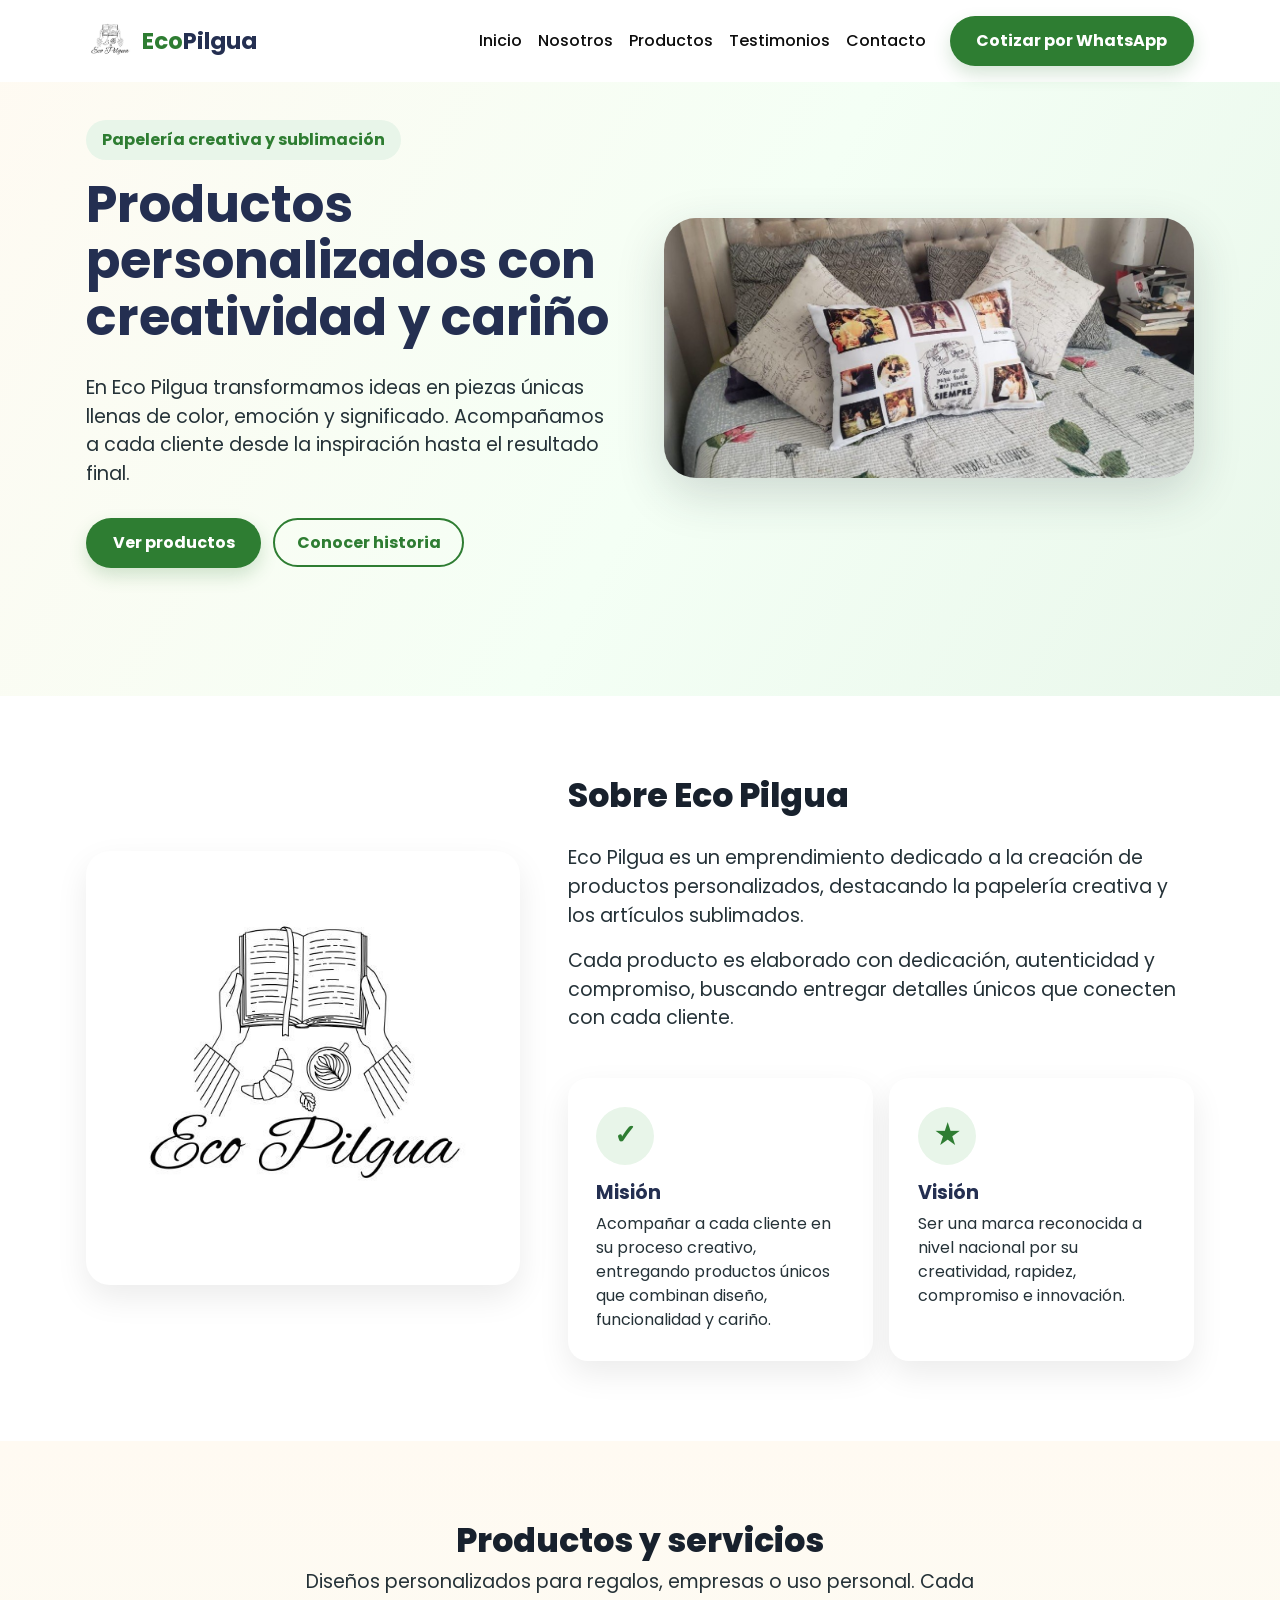
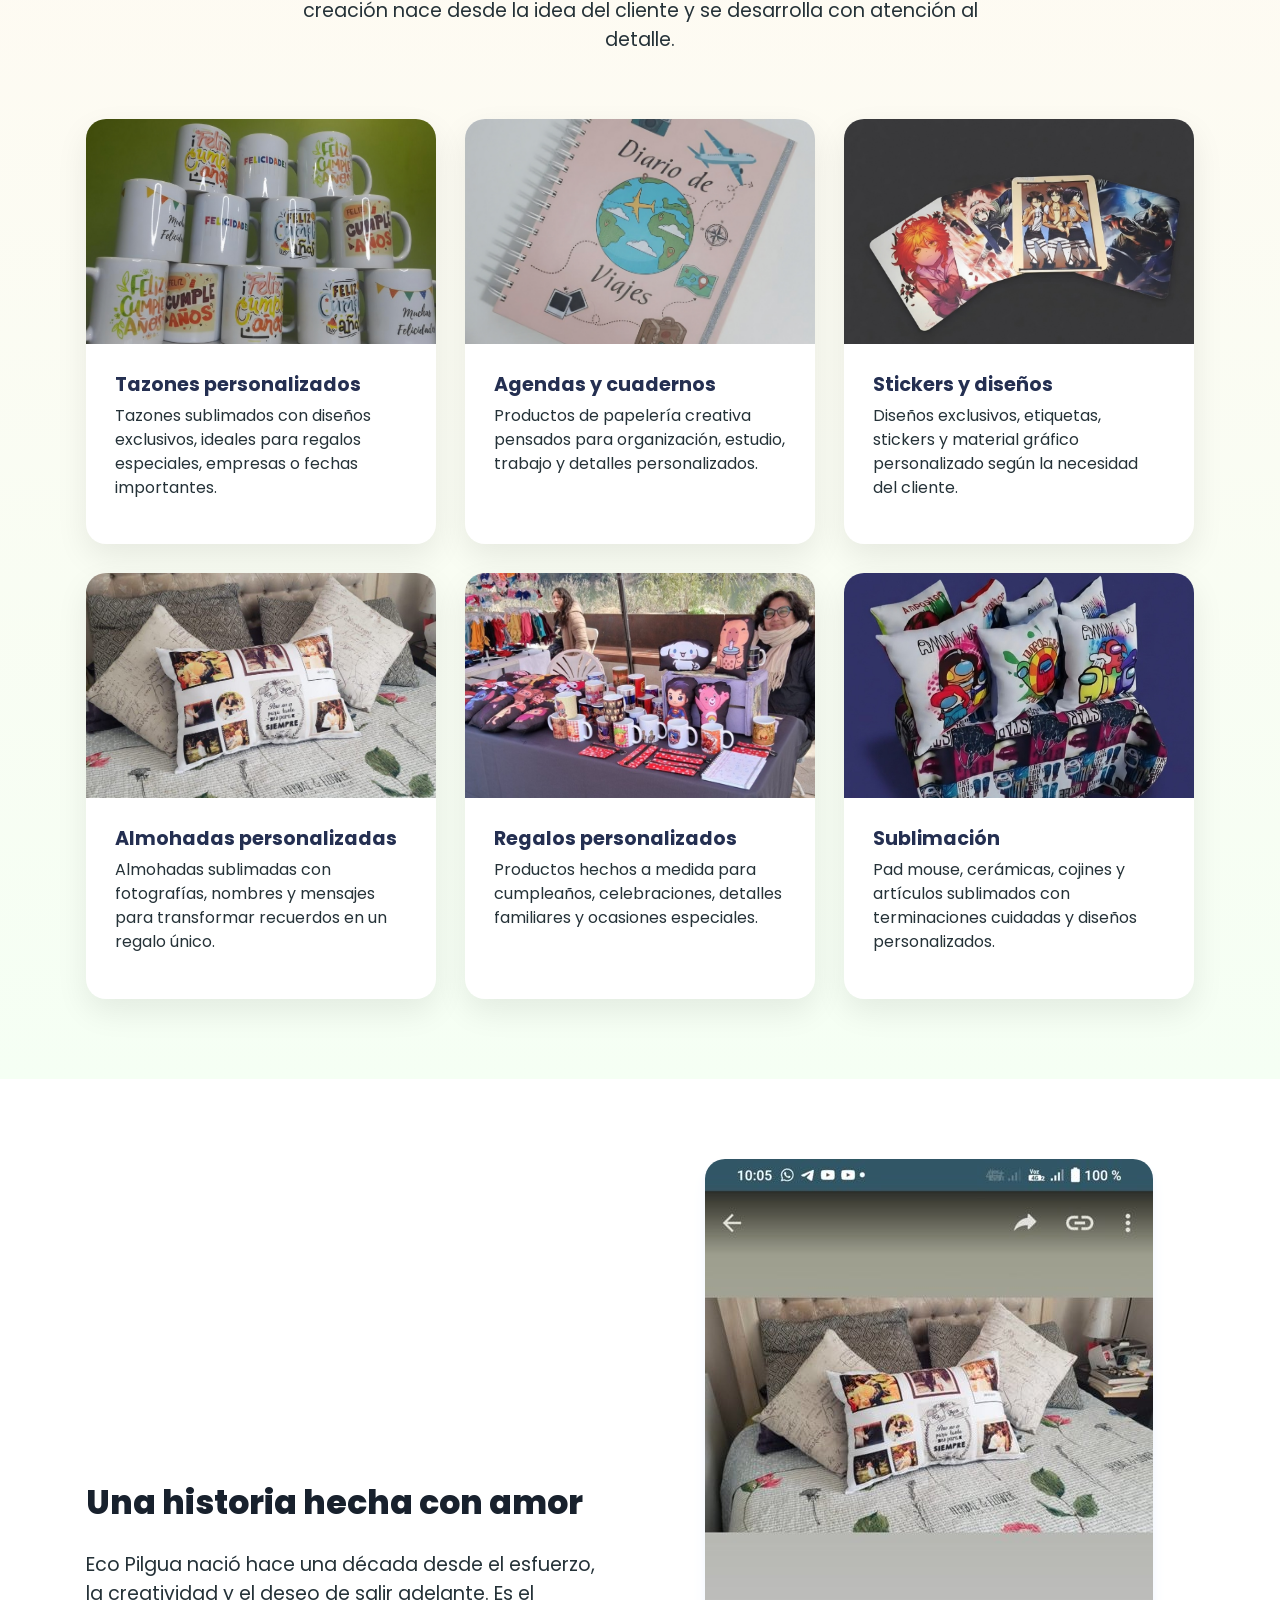
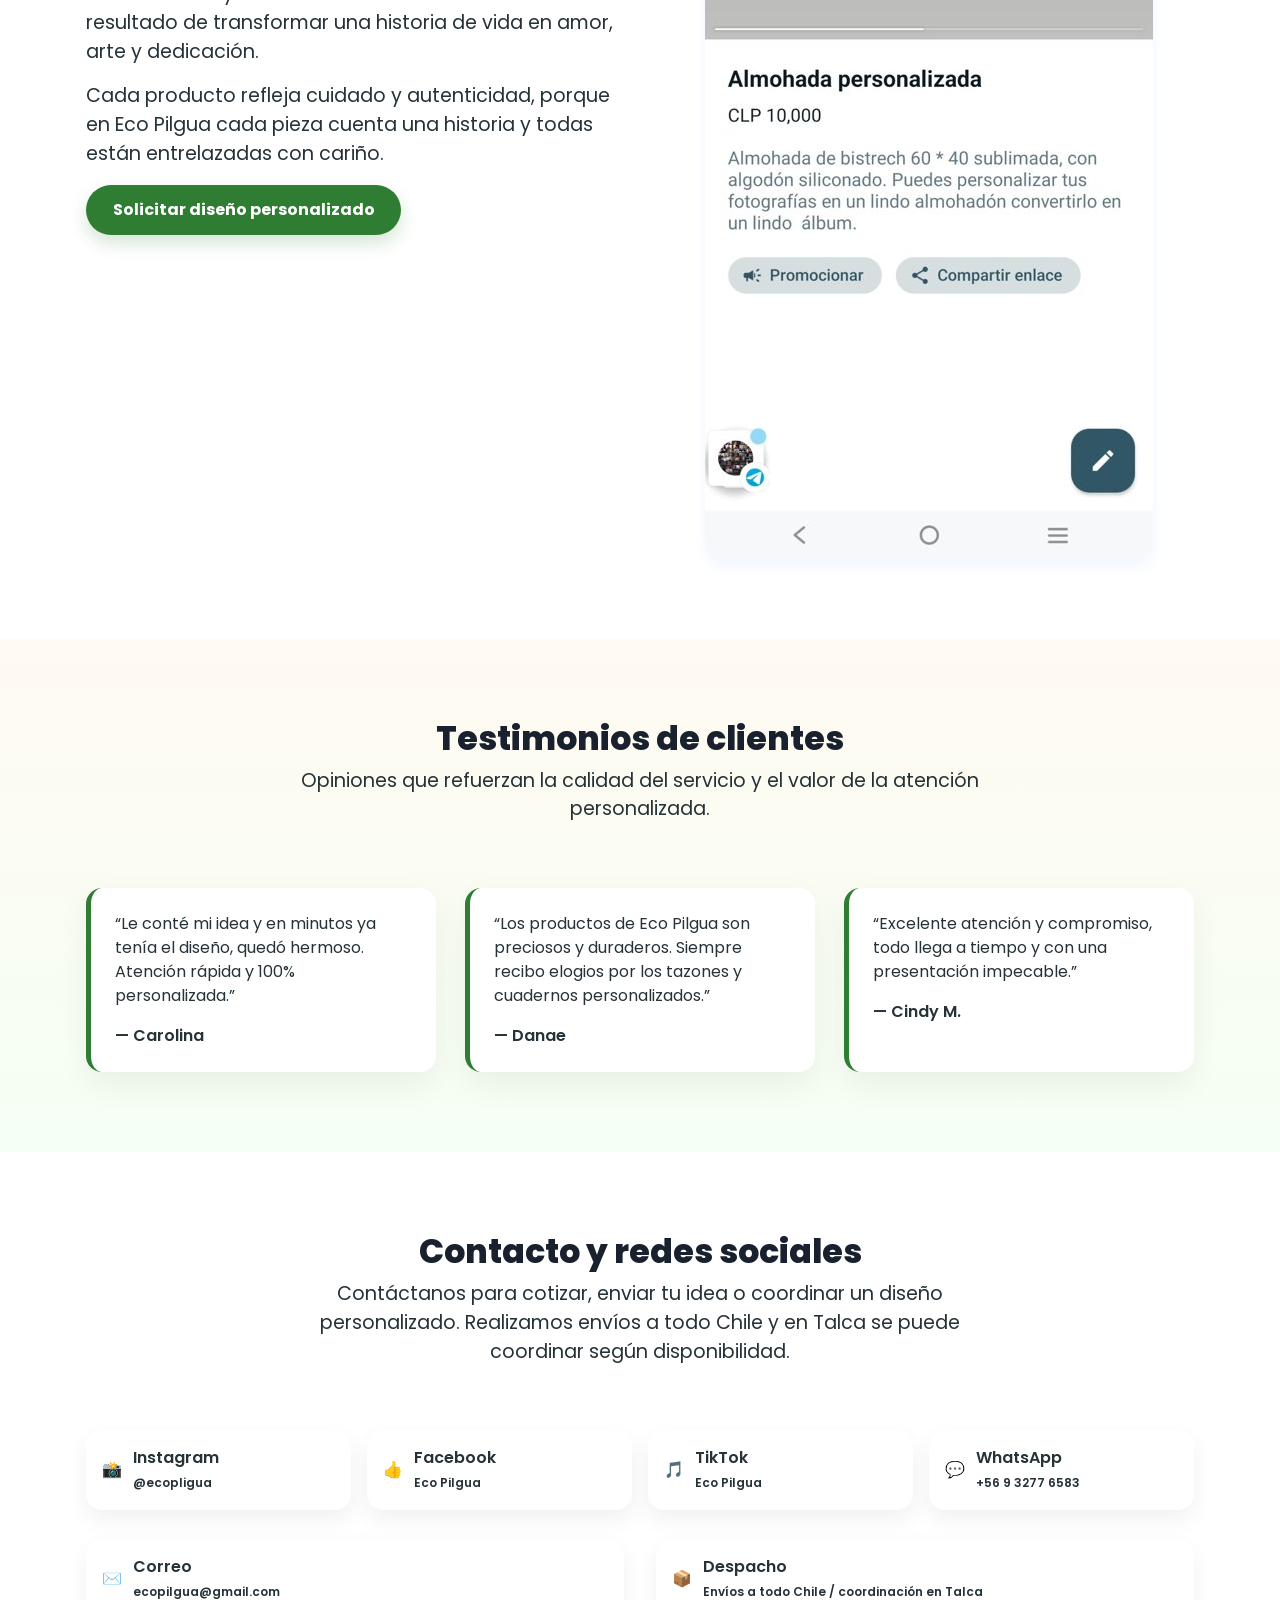
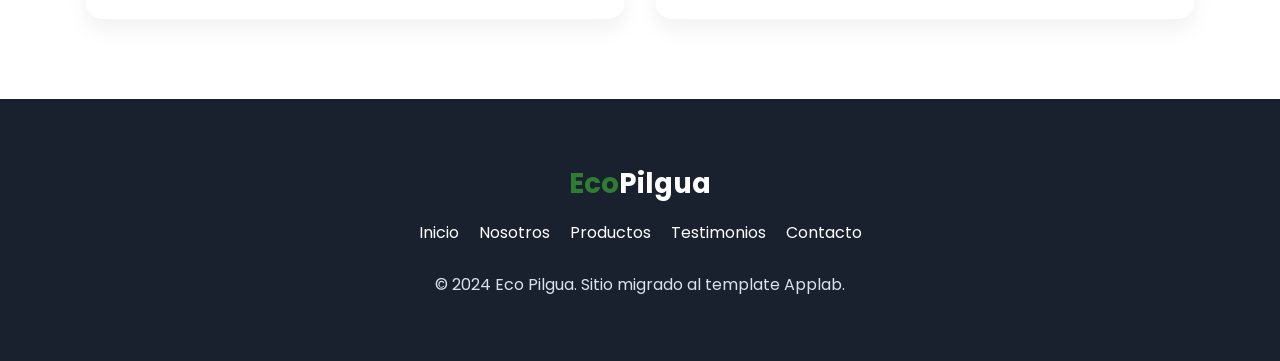
<file: index.html>
<!DOCTYPE html>
<html lang="es" dir="ltr">

  <head>
    <meta charset="utf-8">
    <meta http-equiv="X-UA-Compatible" content="IE=edge">
    <meta name="viewport" content="width=device-width, initial-scale=1">
    <title>Eco Pilgua | Productos personalizados</title>
    <link rel="apple-touch-icon" sizes="180x180" href="assets/img/favicons/apple-touch-icon.png">
    <link rel="icon" type="image/png" sizes="32x32" href="assets/img/favicons/favicon-32x32.png">
    <link rel="icon" type="image/png" sizes="16x16" href="assets/img/favicons/favicon-16x16.png">
    <link rel="shortcut icon" type="image/x-icon" href="assets/img/favicons/favicon.ico">
    <meta name="theme-color" content="#2e7d32">
    <link href="assets/css/theme.css" rel="stylesheet" />
    <link href="assets/css/ecopilgua.css" rel="stylesheet" />
  </head>

  <body>
    <main class="main" id="top">
      <!-- Navbar original del template Applab adaptado a Eco Pilgua -->
      <nav class="navbar navbar-expand-lg navbar-light fixed-top py-3 bg-white" data-navbar-on-scroll="data-navbar-on-scroll">
        <div class="container">
          <a class="navbar-brand d-flex align-items-center fw-bold fs-2" href="#top">
            <img src="assets/img/ecopilgua/logo-eco-pilgua.jpg" alt="Logo Eco Pilgua" class="me-2" />
            <span class="text-eco">Eco</span><span class="text-1000"> Pilgua</span>
          </a>
          <button class="navbar-toggler collapsed" type="button" data-bs-toggle="collapse" data-bs-target="#navbarSupportedContent" aria-controls="navbarSupportedContent" aria-expanded="false" aria-label="Abrir navegación">
            <span class="navbar-toggler-icon"></span>
          </button>
          <div class="collapse navbar-collapse border-top border-lg-0 mt-4 mt-lg-0" id="navbarSupportedContent">
            <ul class="navbar-nav ms-auto pt-2 pt-lg-0">
              <li class="nav-item"><a class="nav-link fw-medium" href="#inicio">Inicio</a></li>
              <li class="nav-item"><a class="nav-link fw-medium" href="#nosotros">Nosotros</a></li>
              <li class="nav-item"><a class="nav-link fw-medium" href="#productos">Productos</a></li>
              <li class="nav-item"><a class="nav-link fw-medium" href="#testimonios">Testimonios</a></li>
              <li class="nav-item"><a class="nav-link fw-medium" href="#contacto">Contacto</a></li>
            </ul>
            <a class="btn btn-eco ms-lg-3 mt-3 mt-lg-0" href="https://wa.me/56932776583" target="_blank">Cotizar por WhatsApp</a>
          </div>
        </div>
      </nav>

      <!-- Hero / Home: sección principal del template migrada -->
      <section class="hero-eco py-8" id="inicio">
        <div class="container">
          <div class="row align-items-center g-5">
            <div class="col-lg-6">
              <span class="badge-eco mb-3 d-inline-block">Papelería creativa y sublimación</span>
              <h1 class="fw-bold mb-4">Productos personalizados con creatividad y cariño</h1>
              <p class="fs-1 mb-4">En Eco Pilgua transformamos ideas en piezas únicas llenas de color, emoción y significado. Acompañamos a cada cliente desde la inspiración hasta el resultado final.</p>
              <a class="btn btn-eco me-2 mb-2" href="#productos">Ver productos</a>
              <a class="btn btn-outline-eco mb-2" href="#nosotros">Conocer historia</a>
            </div>
            <div class="col-lg-6 text-center">
              <img class="hero-product" src="assets/img/ecopilgua/almohada-personalizada.jpg" alt="Almohada personalizada Eco Pilgua" />
            </div>
          </div>
        </div>
      </section>

      <!-- Sección Nosotros: migración del contenido del mockup -->
      <section class="py-7" id="nosotros">
        <div class="container">
          <div class="row align-items-center g-5">
            <div class="col-md-5 text-center">
              <div class="logo-card">
                <img class="img-fluid" src="assets/img/ecopilgua/logo-eco-pilgua.jpg" alt="Identidad visual Eco Pilgua" />
              </div>
            </div>
            <div class="col-md-7">
              <h2 class="section-title mb-4">Sobre Eco Pilgua</h2>
              <p class="fs-1">Eco Pilgua es un emprendimiento dedicado a la creación de productos personalizados, destacando la papelería creativa y los artículos sublimados.</p>
              <p class="fs-1">Cada producto es elaborado con dedicación, autenticidad y compromiso, buscando entregar detalles únicos que conecten con cada cliente.</p>
              <div class="row mt-4 g-3">
                <div class="col-sm-6">
                  <div class="card card-eco p-4">
                    <div class="icon-circle">✓</div>
                    <h5 class="fw-bold">Misión</h5>
                    <p class="mb-0">Acompañar a cada cliente en su proceso creativo, entregando productos únicos que combinan diseño, funcionalidad y cariño.</p>
                  </div>
                </div>
                <div class="col-sm-6">
                  <div class="card card-eco p-4">
                    <div class="icon-circle">★</div>
                    <h5 class="fw-bold">Visión</h5>
                    <p class="mb-0">Ser una marca reconocida a nivel nacional por su creatividad, rapidez, compromiso e innovación.</p>
                  </div>
                </div>
              </div>
            </div>
          </div>
        </div>
      </section>

      <!-- Productos: equivalente a Key Features del template Applab -->
      <section class="py-7 bg-eco-soft" id="productos">
        <div class="container">
          <div class="row justify-content-center text-center mb-5">
            <div class="col-lg-8">
              <h2 class="section-title">Productos y servicios</h2>
              <p class="fs-1">Diseños personalizados para regalos, empresas o uso personal. Cada creación nace desde la idea del cliente y se desarrolla con atención al detalle.</p>
            </div>
          </div>
          <div class="row g-4">
            <div class="col-md-6 col-lg-4">
              <div class="card card-eco">
                <img src="assets/img/ecopilgua/producto-1.jpg" class="product-img" alt="Tazones personalizados Eco Pilgua">
                <div class="card-body p-4">
                  <h5 class="fw-bold">Tazones personalizados</h5>
                  <p>Tazones sublimados con diseños exclusivos, ideales para regalos especiales, empresas o fechas importantes.</p>
                </div>
              </div>
            </div>
            <div class="col-md-6 col-lg-4">
              <div class="card card-eco">
                <img src="assets/img/ecopilgua/producto-2.jpg" class="product-img" alt="Cuadernos y papelería creativa Eco Pilgua">
                <div class="card-body p-4">
                  <h5 class="fw-bold">Agendas y cuadernos</h5>
                  <p>Productos de papelería creativa pensados para organización, estudio, trabajo y detalles personalizados.</p>
                </div>
              </div>
            </div>
            <div class="col-md-6 col-lg-4">
              <div class="card card-eco">
                <img src="assets/img/ecopilgua/producto-3.jpg" class="product-img" alt="Stickers y diseños personalizados Eco Pilgua">
                <div class="card-body p-4">
                  <h5 class="fw-bold">Stickers y diseños</h5>
                  <p>Diseños exclusivos, etiquetas, stickers y material gráfico personalizado según la necesidad del cliente.</p>
                </div>
              </div>
            </div>
            <div class="col-md-6 col-lg-4">
              <div class="card card-eco">
                <img src="assets/img/ecopilgua/almohada-personalizada.jpg" class="product-img" alt="Almohada personalizada Eco Pilgua">
                <div class="card-body p-4">
                  <h5 class="fw-bold">Almohadas personalizadas</h5>
                  <p>Almohadas sublimadas con fotografías, nombres y mensajes para transformar recuerdos en un regalo único.</p>
                </div>
              </div>
            </div>
            <div class="col-md-6 col-lg-4">
              <div class="card card-eco">
                <img src="assets/img/ecopilgua/producto-5.jpg" class="product-img" alt="Regalos personalizados Eco Pilgua">
                <div class="card-body p-4">
                  <h5 class="fw-bold">Regalos personalizados</h5>
                  <p>Productos hechos a medida para cumpleaños, celebraciones, detalles familiares y ocasiones especiales.</p>
                </div>
              </div>
            </div>
            <div class="col-md-6 col-lg-4">
              <div class="card card-eco">
                <img src="assets/img/ecopilgua/producto-6.jpg" class="product-img" alt="Productos sublimados Eco Pilgua">
                <div class="card-body p-4">
                  <h5 class="fw-bold">Sublimación</h5>
                  <p>Pad mouse, cerámicas, cojines y artículos sublimados con terminaciones cuidadas y diseños personalizados.</p>
                </div>
              </div>
            </div>
          </div>
        </div>
      </section>

      <!-- Historia -->
      <section class="py-7" id="historia">
        <div class="container">
          <div class="row align-items-center g-5">
            <div class="col-lg-6">
              <h2 class="section-title mb-4">Una historia hecha con amor</h2>
              <p class="fs-1">Eco Pilgua nació hace una década desde el esfuerzo, la creatividad y el deseo de salir adelante. Es el resultado de transformar una historia de vida en amor, arte y dedicación.</p>
              <p class="fs-1">Cada producto refleja cuidado y autenticidad, porque en Eco Pilgua cada pieza cuenta una historia y todas están entrelazadas con cariño.</p>
              <a class="btn btn-eco" href="#contacto">Solicitar diseño personalizado</a>
            </div>
            <div class="col-lg-6 text-center">
              <img class="img-fluid rounded-3 shadow" src="assets/img/ecopilgua/producto-almohada-publicacion.jpg" alt="Publicación de producto Eco Pilgua" />
            </div>
          </div>
        </div>
      </section>

      <!-- Testimonios: sección testimonial del template adaptada -->
      <section class="py-7 bg-eco-soft" id="testimonios">
        <div class="container">
          <div class="row justify-content-center text-center mb-5">
            <div class="col-lg-8">
              <h2 class="section-title">Testimonios de clientes</h2>
              <p class="fs-1">Opiniones que refuerzan la calidad del servicio y el valor de la atención personalizada.</p>
            </div>
          </div>
          <div class="row g-4">
            <div class="col-md-4"><div class="testimonial-card h-100"><p>“Le conté mi idea y en minutos ya tenía el diseño, quedó hermoso. Atención rápida y 100% personalizada.”</p><strong>— Carolina</strong></div></div>
            <div class="col-md-4"><div class="testimonial-card h-100"><p>“Los productos de Eco Pilgua son preciosos y duraderos. Siempre recibo elogios por los tazones y cuadernos personalizados.”</p><strong>— Danae</strong></div></div>
            <div class="col-md-4"><div class="testimonial-card h-100"><p>“Excelente atención y compromiso, todo llega a tiempo y con una presentación impecable.”</p><strong>— Cindy M.</strong></div></div>
          </div>
        </div>
      </section>

      <!-- Contacto mejorado con iconos y botones visuales -->
      <section class="py-7" id="contacto">
        <div class="container">
          <div class="row justify-content-center text-center mb-5">
            <div class="col-lg-8">
              <h2 class="section-title">Contacto y redes sociales</h2>
              <p class="fs-1">Contáctanos para cotizar, enviar tu idea o coordinar un diseño personalizado. Realizamos envíos a todo Chile y en Talca se puede coordinar según disponibilidad.</p>
            </div>
          </div>
          <div class="row g-3">
            <div class="col-md-6 col-lg-3"><a class="contact-link" href="https://www.instagram.com/ecopligua" target="_blank"><span>📸</span><strong>Instagram<br><small>@ecopligua</small></strong></a></div>
            <div class="col-md-6 col-lg-3"><a class="contact-link" href="https://www.facebook.com/" target="_blank"><span>👍</span><strong>Facebook<br><small>Eco Pilgua</small></strong></a></div>
            <div class="col-md-6 col-lg-3"><a class="contact-link" href="https://www.tiktok.com/" target="_blank"><span>🎵</span><strong>TikTok<br><small>Eco Pilgua</small></strong></a></div>
            <div class="col-md-6 col-lg-3"><a class="contact-link" href="https://wa.me/56932776583" target="_blank"><span>💬</span><strong>WhatsApp<br><small>+56 9 3277 6583</small></strong></a></div>
          </div>
          <div class="row mt-4">
            <div class="col-md-6"><div class="contact-link"><span>✉️</span><strong>Correo<br><small>ecopilgua@gmail.com</small></strong></div></div>
            <div class="col-md-6"><div class="contact-link"><span>📦</span><strong>Despacho<br><small>Envíos a todo Chile / coordinación en Talca</small></strong></div></div>
          </div>
        </div>
      </section>

      <!-- Footer original del template adaptado -->
      <section class="py-6 footer-eco">
        <div class="container text-center">
          <div class="mb-3"><a class="d-inline-flex align-items-center text-decoration-none fw-bold fs-3" href="#top"><span class="text-eco">Eco</span><span class="text-white"> Pilgua</span></a></div>
          <ul class="list-unstyled list-inline mb-4">
            <li class="list-inline-item mx-2"><a href="#inicio">Inicio</a></li>
            <li class="list-inline-item mx-2"><a href="#nosotros">Nosotros</a></li>
            <li class="list-inline-item mx-2"><a href="#productos">Productos</a></li>
            <li class="list-inline-item mx-2"><a href="#testimonios">Testimonios</a></li>
            <li class="list-inline-item mx-2"><a href="#contacto">Contacto</a></li>
          </ul>
          <p class="mb-0">© 2024 Eco Pilgua. Sitio migrado al template Applab.</p>
        </div>
      </section>
    </main>

    <script src="vendors/@popperjs/popper.min.js"></script>
    <script src="vendors/bootstrap/bootstrap.min.js"></script>
    <script src="vendors/is/is.min.js"></script>
    <script src="assets/js/theme.js"></script>
    <link href="https://fonts.googleapis.com/css2?family=Poppins:wght@300;400;500;600;700;800&amp;display=swap" rel="stylesheet">
  </body>
</html>
</file>
<file: assets/css/theme.css>
/* -------------------------------------------------------------------------- */
/*                                 Theme                                      */
/* -------------------------------------------------------------------------- */
/* prettier-ignore */
/* -------------------------------------------------------------------------- */
/*                                  Utilities                                 */
/* -------------------------------------------------------------------------- */
/*-----------------------------------------------
|   Bootstrap Styles
-----------------------------------------------*/
/*!
 * Bootstrap v5.0.0-alpha1 (https://getbootstrap.com/)
 * Copyright 2011-2020 The Bootstrap Authors
 * Copyright 2011-2020 Twitter, Inc.
 * Licensed under MIT (https://github.com/twbs/bootstrap/blob/main/LICENSE)
 */
:root {
  --bs-blue: #2500F9;
  --bs-indigo: #727cf5;
  --bs-purple: #ad45f6;
  --bs-pink: #f6458e;
  --bs-red: #F55767;
  --bs-orange: #f6d845;
  --bs-yellow: #FCAE61;
  --bs-green: #40975F;
  --bs-teal: #299EF3;
  --bs-cyan: #38B0F5;
  --bs-white: #fff;
  --bs-gray: #C3C1C8;
  --bs-gray-dark: #616368;
  --bs-primary: #2500F9;
  --bs-secondary: #4F5665;
  --bs-success: #40975F;
  --bs-info: #ad45f6;
  --bs-warning: #FCAE61;
  --bs-danger: #F55767;
  --bs-light: #E2EAED;
  --bs-dark: #1F1534;
  --bs-font-sans-serif: "Poppins", "Open Sans", -apple-system, BlinkMacSystemFont, "Segoe UI", "Helvetica Neue", Arial, sans-serif, "Apple Color Emoji", "Segoe UI Emoji", "Segoe UI Symbol";
  --bs-font-monospace: "SFMono-Regular", Menlo, Monaco, Consolas, "Liberation Mono", "Courier New", monospace;
  --bs-gradient: linear-gradient(180deg, rgba(255, 255, 255, 0.15), rgba(255, 255, 255, 0));
}

*,
*::before,
*::after {
  -webkit-box-sizing: border-box;
  box-sizing: border-box;
}

@media (prefers-reduced-motion: no-preference) {
  :root {
    scroll-behavior: smooth;
  }
}

body {
  margin: 0;
  font-family: "Poppins", -apple-system, BlinkMacSystemFont, "Segoe UI", "Helvetica Neue", Arial, sans-serif, "Apple Color Emoji", "Segoe UI Emoji", "Segoe UI Symbol";
  font-size: 1rem;
  font-weight: 400;
  line-height: 1.5;
  color: #616368;
  background-color: #fff;
  -webkit-text-size-adjust: 100%;
  -webkit-tap-highlight-color: rgba(0, 0, 0, 0);
}

[tabindex="-1"]:focus:not(:focus-visible) {
  outline: 0 !important;
}

hr {
  margin: 1rem 0;
  color: #E1E0E4;
  background-color: currentColor;
  border: 0;
  opacity: 1;
}

hr:not([size]) {
  height: 1px;
}

h1, .h1, h2, .h2, h3, .h3, h4, .h4, h5, .h5, h6, .h6 {
  margin-top: 0;
  margin-bottom: 0.5rem;
  font-family: "Poppins", "Open Sans", -apple-system, BlinkMacSystemFont, "Segoe UI", "Helvetica Neue", Arial, sans-serif, "Apple Color Emoji", "Segoe UI Emoji", "Segoe UI Symbol";
  font-weight: 500;
  line-height: 1.2;
  color: #242F51;
}

h1, .h1 {
  font-size: calc(1.37383rem + 1.48598vw);
}

@media (min-width: 1200px) {
  h1, .h1 {
    font-size: 2.48832rem;
  }
}

h2, .h2 {
  font-size: calc(1.33236rem + 0.98832vw);
}

@media (min-width: 1200px) {
  h2, .h2 {
    font-size: 2.0736rem;
  }
}

h3, .h3 {
  font-size: calc(1.2978rem + 0.5736vw);
}

@media (min-width: 1200px) {
  h3, .h3 {
    font-size: 1.728rem;
  }
}

h4, .h4 {
  font-size: calc(1.269rem + 0.228vw);
}

@media (min-width: 1200px) {
  h4, .h4 {
    font-size: 1.44rem;
  }
}

h5, .h5 {
  font-size: 1.2rem;
}

h6, .h6 {
  font-size: 0.83333rem;
}

p {
  margin-top: 0;
  margin-bottom: 1rem;
}

abbr[title],
abbr[data-bs-original-title] {
  text-decoration: underline;
  -webkit-text-decoration: underline dotted;
  text-decoration: underline dotted;
  cursor: help;
  -webkit-text-decoration-skip-ink: none;
  text-decoration-skip-ink: none;
}

address {
  margin-bottom: 1rem;
  font-style: normal;
  line-height: inherit;
}

ol,
ul {
  padding-left: 2rem;
}

ol,
ul,
dl {
  margin-top: 0;
  margin-bottom: 1rem;
}

ol ol,
ul ul,
ol ul,
ul ol {
  margin-bottom: 0;
}

dt {
  font-weight: 700;
}

dd {
  margin-bottom: .5rem;
  margin-left: 0;
}

blockquote {
  margin: 0 0 1rem;
}

b,
strong {
  font-weight: 800;
}

small, .small {
  font-size: 75%;
}

mark, .mark {
  padding: 0.2em;
  background-color: #fcf8e3;
}

sub,
sup {
  position: relative;
  font-size: 0.75em;
  line-height: 0;
  vertical-align: baseline;
}

sub {
  bottom: -.25em;
}

sup {
  top: -.5em;
}

a {
  color: #2500F9;
  text-decoration: none;
}

a:hover {
  color: #1e00c7;
  text-decoration: underline;
}

a:not([href]):not([class]), a:not([href]):not([class]):hover {
  color: inherit;
  text-decoration: none;
}

pre,
code,
kbd,
samp {
  font-family: var(--bs-font-monospace);
  font-size: 1em;
  direction: ltr /* rtl:ignore */;
  unicode-bidi: bidi-override;
}

pre {
  display: block;
  margin-top: 0;
  margin-bottom: 1rem;
  overflow: auto;
  font-size: 75%;
}

pre code {
  font-size: inherit;
  color: inherit;
  word-break: normal;
}

code {
  font-size: 75%;
  color: #f6458e;
  word-wrap: break-word;
}

a > code {
  color: inherit;
}

kbd {
  padding: 0.2rem 0.4rem;
  font-size: 75%;
  color: #fff;
  background-color: #4F5665;
  border-radius: 0.625rem;
}

kbd kbd {
  padding: 0;
  font-size: 1em;
  font-weight: 700;
}

figure {
  margin: 0 0 1rem;
}

img,
svg {
  vertical-align: middle;
}

table {
  caption-side: bottom;
  border-collapse: collapse;
}

caption {
  padding-top: 0.5rem;
  padding-bottom: 0.5rem;
  color: #CDCCD1;
  text-align: left;
}

th {
  text-align: inherit;
  text-align: -webkit-match-parent;
}

thead,
tbody,
tfoot,
tr,
td,
th {
  border-color: inherit;
  border-style: solid;
  border-width: 0;
}

label {
  display: inline-block;
}

button {
  border-radius: 0;
}

button:focus:not(:focus-visible) {
  outline: 0;
}

input,
button,
select,
optgroup,
textarea {
  margin: 0;
  font-family: inherit;
  font-size: inherit;
  line-height: inherit;
}

button,
select {
  text-transform: none;
}

[role="button"] {
  cursor: pointer;
}

select {
  word-wrap: normal;
}

[list]::-webkit-calendar-picker-indicator {
  display: none;
}

button,
[type="button"],
[type="reset"],
[type="submit"] {
  -webkit-appearance: button;
}

button:not(:disabled),
[type="button"]:not(:disabled),
[type="reset"]:not(:disabled),
[type="submit"]:not(:disabled) {
  cursor: pointer;
}

::-moz-focus-inner {
  padding: 0;
  border-style: none;
}

textarea {
  resize: vertical;
}

fieldset {
  min-width: 0;
  padding: 0;
  margin: 0;
  border: 0;
}

legend {
  float: left;
  width: 100%;
  padding: 0;
  margin-bottom: 0.5rem;
  font-size: calc(1.275rem + 0.3vw);
  line-height: inherit;
}

@media (min-width: 1200px) {
  legend {
    font-size: 1.5rem;
  }
}

legend + * {
  clear: left;
}

::-webkit-datetime-edit-fields-wrapper,
::-webkit-datetime-edit-text,
::-webkit-datetime-edit-minute,
::-webkit-datetime-edit-hour-field,
::-webkit-datetime-edit-day-field,
::-webkit-datetime-edit-month-field,
::-webkit-datetime-edit-year-field {
  padding: 0;
}

::-webkit-inner-spin-button {
  height: auto;
}

[type="search"] {
  outline-offset: -2px;
  -webkit-appearance: textfield;
}

/* rtl:raw:
[type="tel"],
[type="url"],
[type="email"],
[type="number"] {
  direction: ltr;
}
*/
::-webkit-search-decoration {
  -webkit-appearance: none;
}

::-webkit-color-swatch-wrapper {
  padding: 0;
}

::file-selector-button {
  font: inherit;
}

::-webkit-file-upload-button {
  font: inherit;
  -webkit-appearance: button;
}

output {
  display: inline-block;
}

iframe {
  border: 0;
}

summary {
  display: list-item;
  cursor: pointer;
}

progress {
  vertical-align: baseline;
}

[hidden] {
  display: none !important;
}

.lead {
  font-size: 1.2rem;
  font-weight: 400;
}

.display-1 {
  font-size: calc(1.55498rem + 3.65978vw);
  font-weight: 900;
  line-height: 1;
}

@media (min-width: 1200px) {
  .display-1 {
    font-size: 4.29982rem;
  }
}

.display-2 {
  font-size: calc(1.48332rem + 2.79982vw);
  font-weight: 900;
  line-height: 1;
}

@media (min-width: 1200px) {
  .display-2 {
    font-size: 3.58318rem;
  }
}

.display-3 {
  font-size: calc(1.4236rem + 2.08318vw);
  font-weight: 900;
  line-height: 1;
}

@media (min-width: 1200px) {
  .display-3 {
    font-size: 2.98598rem;
  }
}

.display-4 {
  font-size: calc(1.37383rem + 1.48598vw);
  font-weight: 900;
  line-height: 1;
}

@media (min-width: 1200px) {
  .display-4 {
    font-size: 2.48832rem;
  }
}

.display-5 {
  font-size: calc(1.33236rem + 0.98832vw);
  font-weight: 900;
  line-height: 1;
}

@media (min-width: 1200px) {
  .display-5 {
    font-size: 2.0736rem;
  }
}

.display-6 {
  font-size: calc(1.2978rem + 0.5736vw);
  font-weight: 900;
  line-height: 1;
}

@media (min-width: 1200px) {
  .display-6 {
    font-size: 1.728rem;
  }
}

.list-unstyled {
  padding-left: 0;
  list-style: none;
}

.list-inline {
  padding-left: 0;
  list-style: none;
}

.list-inline-item {
  display: inline-block;
}

.list-inline-item:not(:last-child) {
  margin-right: 0.5rem;
}

.initialism {
  font-size: 75%;
  text-transform: uppercase;
}

.blockquote {
  margin-bottom: 1rem;
  font-size: 1.2rem;
}

.blockquote > :last-child {
  margin-bottom: 0;
}

.blockquote-footer {
  margin-top: -1rem;
  margin-bottom: 1rem;
  font-size: 75%;
  color: #C3C1C8;
}

.blockquote-footer::before {
  content: "\2014\00A0";
}

.img-fluid {
  max-width: 100%;
  height: auto;
}

.img-thumbnail {
  padding: 0.25rem;
  background-color: #fff;
  border: 1px solid #E1E0E4;
  border-radius: 0.25rem;
  max-width: 100%;
  height: auto;
}

.figure {
  display: inline-block;
}

.figure-img {
  margin-bottom: 0.5rem;
  line-height: 1;
}

.figure-caption {
  font-size: 75%;
  color: #C3C1C8;
}

.container,
.container-fluid,
.container-sm,
.container-md,
.container-lg,
.container-xl,
.container-xxl {
  width: 100%;
  padding-right: var(--bs-gutter-x, 1rem);
  padding-left: var(--bs-gutter-x, 1rem);
  margin-right: auto;
  margin-left: auto;
}

@media (min-width: 576px) {
  .container, .container-sm {
    max-width: 540px;
  }
}

@media (min-width: 768px) {
  .container, .container-sm, .container-md {
    max-width: 720px;
  }
}

@media (min-width: 992px) {
  .container, .container-sm, .container-md, .container-lg {
    max-width: 960px;
  }
}

@media (min-width: 1200px) {
  .container, .container-sm, .container-md, .container-lg, .container-xl {
    max-width: 1140px;
  }
}

@media (min-width: 1540px) {
  .container, .container-sm, .container-md, .container-lg, .container-xl, .container-xxl {
    max-width: 1480px;
  }
}

.row {
  --bs-gutter-x: 2rem;
  --bs-gutter-y: 0;
  display: -webkit-box;
  display: -ms-flexbox;
  display: flex;
  -ms-flex-wrap: wrap;
  flex-wrap: wrap;
  margin-top: calc(var(--bs-gutter-y) * -1);
  margin-right: calc(var(--bs-gutter-x) / -2);
  margin-left: calc(var(--bs-gutter-x) / -2);
}

.row > * {
  -ms-flex-negative: 0;
  flex-shrink: 0;
  width: 100%;
  max-width: 100%;
  padding-right: calc(var(--bs-gutter-x) / 2);
  padding-left: calc(var(--bs-gutter-x) / 2);
  margin-top: var(--bs-gutter-y);
}

.col {
  -webkit-box-flex: 1;
  -ms-flex: 1 0 0%;
  flex: 1 0 0%;
}

.row-cols-auto > * {
  -webkit-box-flex: 0;
  -ms-flex: 0 0 auto;
  flex: 0 0 auto;
  width: auto;
}

.row-cols-1 > * {
  -webkit-box-flex: 0;
  -ms-flex: 0 0 auto;
  flex: 0 0 auto;
  width: 100%;
}

.row-cols-2 > * {
  -webkit-box-flex: 0;
  -ms-flex: 0 0 auto;
  flex: 0 0 auto;
  width: 50%;
}

.row-cols-3 > * {
  -webkit-box-flex: 0;
  -ms-flex: 0 0 auto;
  flex: 0 0 auto;
  width: 33.33333%;
}

.row-cols-4 > * {
  -webkit-box-flex: 0;
  -ms-flex: 0 0 auto;
  flex: 0 0 auto;
  width: 25%;
}

.row-cols-5 > * {
  -webkit-box-flex: 0;
  -ms-flex: 0 0 auto;
  flex: 0 0 auto;
  width: 20%;
}

.row-cols-6 > * {
  -webkit-box-flex: 0;
  -ms-flex: 0 0 auto;
  flex: 0 0 auto;
  width: 16.66667%;
}

.col-auto {
  -webkit-box-flex: 0;
  -ms-flex: 0 0 auto;
  flex: 0 0 auto;
  width: auto;
}

.col-1 {
  -webkit-box-flex: 0;
  -ms-flex: 0 0 auto;
  flex: 0 0 auto;
  width: 8.33333%;
}

.col-2 {
  -webkit-box-flex: 0;
  -ms-flex: 0 0 auto;
  flex: 0 0 auto;
  width: 16.66667%;
}

.col-3 {
  -webkit-box-flex: 0;
  -ms-flex: 0 0 auto;
  flex: 0 0 auto;
  width: 25%;
}

.col-4 {
  -webkit-box-flex: 0;
  -ms-flex: 0 0 auto;
  flex: 0 0 auto;
  width: 33.33333%;
}

.col-5 {
  -webkit-box-flex: 0;
  -ms-flex: 0 0 auto;
  flex: 0 0 auto;
  width: 41.66667%;
}

.col-6 {
  -webkit-box-flex: 0;
  -ms-flex: 0 0 auto;
  flex: 0 0 auto;
  width: 50%;
}

.col-7 {
  -webkit-box-flex: 0;
  -ms-flex: 0 0 auto;
  flex: 0 0 auto;
  width: 58.33333%;
}

.col-8 {
  -webkit-box-flex: 0;
  -ms-flex: 0 0 auto;
  flex: 0 0 auto;
  width: 66.66667%;
}

.col-9 {
  -webkit-box-flex: 0;
  -ms-flex: 0 0 auto;
  flex: 0 0 auto;
  width: 75%;
}

.col-10 {
  -webkit-box-flex: 0;
  -ms-flex: 0 0 auto;
  flex: 0 0 auto;
  width: 83.33333%;
}

.col-11 {
  -webkit-box-flex: 0;
  -ms-flex: 0 0 auto;
  flex: 0 0 auto;
  width: 91.66667%;
}

.col-12 {
  -webkit-box-flex: 0;
  -ms-flex: 0 0 auto;
  flex: 0 0 auto;
  width: 100%;
}

.offset-1 {
  margin-left: 8.33333%;
}

.offset-2 {
  margin-left: 16.66667%;
}

.offset-3 {
  margin-left: 25%;
}

.offset-4 {
  margin-left: 33.33333%;
}

.offset-5 {
  margin-left: 41.66667%;
}

.offset-6 {
  margin-left: 50%;
}

.offset-7 {
  margin-left: 58.33333%;
}

.offset-8 {
  margin-left: 66.66667%;
}

.offset-9 {
  margin-left: 75%;
}

.offset-10 {
  margin-left: 83.33333%;
}

.offset-11 {
  margin-left: 91.66667%;
}

.g-0,
.gx-0 {
  --bs-gutter-x: 0;
}

.g-0,
.gy-0 {
  --bs-gutter-y: 0;
}

.g-1,
.gx-1 {
  --bs-gutter-x: 0.25rem;
}

.g-1,
.gy-1 {
  --bs-gutter-y: 0.25rem;
}

.g-2,
.gx-2 {
  --bs-gutter-x: 0.5rem;
}

.g-2,
.gy-2 {
  --bs-gutter-y: 0.5rem;
}

.g-3,
.gx-3 {
  --bs-gutter-x: 1rem;
}

.g-3,
.gy-3 {
  --bs-gutter-y: 1rem;
}

.g-4,
.gx-4 {
  --bs-gutter-x: 1.8rem;
}

.g-4,
.gy-4 {
  --bs-gutter-y: 1.8rem;
}

.g-5,
.gx-5 {
  --bs-gutter-x: 3rem;
}

.g-5,
.gy-5 {
  --bs-gutter-y: 3rem;
}

.g-6,
.gx-6 {
  --bs-gutter-x: 4rem;
}

.g-6,
.gy-6 {
  --bs-gutter-y: 4rem;
}

.g-7,
.gx-7 {
  --bs-gutter-x: 5rem;
}

.g-7,
.gy-7 {
  --bs-gutter-y: 5rem;
}

.g-8,
.gx-8 {
  --bs-gutter-x: 7.5rem;
}

.g-8,
.gy-8 {
  --bs-gutter-y: 7.5rem;
}

.g-9,
.gx-9 {
  --bs-gutter-x: 10rem;
}

.g-9,
.gy-9 {
  --bs-gutter-y: 10rem;
}

.g-10,
.gx-10 {
  --bs-gutter-x: 12.5rem;
}

.g-10,
.gy-10 {
  --bs-gutter-y: 12.5rem;
}

.g-11,
.gx-11 {
  --bs-gutter-x: 15rem;
}

.g-11,
.gy-11 {
  --bs-gutter-y: 15rem;
}

@media (min-width: 576px) {
  .col-sm {
    -webkit-box-flex: 1;
    -ms-flex: 1 0 0%;
    flex: 1 0 0%;
  }
  .row-cols-sm-auto > * {
    -webkit-box-flex: 0;
    -ms-flex: 0 0 auto;
    flex: 0 0 auto;
    width: auto;
  }
  .row-cols-sm-1 > * {
    -webkit-box-flex: 0;
    -ms-flex: 0 0 auto;
    flex: 0 0 auto;
    width: 100%;
  }
  .row-cols-sm-2 > * {
    -webkit-box-flex: 0;
    -ms-flex: 0 0 auto;
    flex: 0 0 auto;
    width: 50%;
  }
  .row-cols-sm-3 > * {
    -webkit-box-flex: 0;
    -ms-flex: 0 0 auto;
    flex: 0 0 auto;
    width: 33.33333%;
  }
  .row-cols-sm-4 > * {
    -webkit-box-flex: 0;
    -ms-flex: 0 0 auto;
    flex: 0 0 auto;
    width: 25%;
  }
  .row-cols-sm-5 > * {
    -webkit-box-flex: 0;
    -ms-flex: 0 0 auto;
    flex: 0 0 auto;
    width: 20%;
  }
  .row-cols-sm-6 > * {
    -webkit-box-flex: 0;
    -ms-flex: 0 0 auto;
    flex: 0 0 auto;
    width: 16.66667%;
  }
  .col-sm-auto {
    -webkit-box-flex: 0;
    -ms-flex: 0 0 auto;
    flex: 0 0 auto;
    width: auto;
  }
  .col-sm-1 {
    -webkit-box-flex: 0;
    -ms-flex: 0 0 auto;
    flex: 0 0 auto;
    width: 8.33333%;
  }
  .col-sm-2 {
    -webkit-box-flex: 0;
    -ms-flex: 0 0 auto;
    flex: 0 0 auto;
    width: 16.66667%;
  }
  .col-sm-3 {
    -webkit-box-flex: 0;
    -ms-flex: 0 0 auto;
    flex: 0 0 auto;
    width: 25%;
  }
  .col-sm-4 {
    -webkit-box-flex: 0;
    -ms-flex: 0 0 auto;
    flex: 0 0 auto;
    width: 33.33333%;
  }
  .col-sm-5 {
    -webkit-box-flex: 0;
    -ms-flex: 0 0 auto;
    flex: 0 0 auto;
    width: 41.66667%;
  }
  .col-sm-6 {
    -webkit-box-flex: 0;
    -ms-flex: 0 0 auto;
    flex: 0 0 auto;
    width: 50%;
  }
  .col-sm-7 {
    -webkit-box-flex: 0;
    -ms-flex: 0 0 auto;
    flex: 0 0 auto;
    width: 58.33333%;
  }
  .col-sm-8 {
    -webkit-box-flex: 0;
    -ms-flex: 0 0 auto;
    flex: 0 0 auto;
    width: 66.66667%;
  }
  .col-sm-9 {
    -webkit-box-flex: 0;
    -ms-flex: 0 0 auto;
    flex: 0 0 auto;
    width: 75%;
  }
  .col-sm-10 {
    -webkit-box-flex: 0;
    -ms-flex: 0 0 auto;
    flex: 0 0 auto;
    width: 83.33333%;
  }
  .col-sm-11 {
    -webkit-box-flex: 0;
    -ms-flex: 0 0 auto;
    flex: 0 0 auto;
    width: 91.66667%;
  }
  .col-sm-12 {
    -webkit-box-flex: 0;
    -ms-flex: 0 0 auto;
    flex: 0 0 auto;
    width: 100%;
  }
  .offset-sm-0 {
    margin-left: 0;
  }
  .offset-sm-1 {
    margin-left: 8.33333%;
  }
  .offset-sm-2 {
    margin-left: 16.66667%;
  }
  .offset-sm-3 {
    margin-left: 25%;
  }
  .offset-sm-4 {
    margin-left: 33.33333%;
  }
  .offset-sm-5 {
    margin-left: 41.66667%;
  }
  .offset-sm-6 {
    margin-left: 50%;
  }
  .offset-sm-7 {
    margin-left: 58.33333%;
  }
  .offset-sm-8 {
    margin-left: 66.66667%;
  }
  .offset-sm-9 {
    margin-left: 75%;
  }
  .offset-sm-10 {
    margin-left: 83.33333%;
  }
  .offset-sm-11 {
    margin-left: 91.66667%;
  }
  .g-sm-0,
  .gx-sm-0 {
    --bs-gutter-x: 0;
  }
  .g-sm-0,
  .gy-sm-0 {
    --bs-gutter-y: 0;
  }
  .g-sm-1,
  .gx-sm-1 {
    --bs-gutter-x: 0.25rem;
  }
  .g-sm-1,
  .gy-sm-1 {
    --bs-gutter-y: 0.25rem;
  }
  .g-sm-2,
  .gx-sm-2 {
    --bs-gutter-x: 0.5rem;
  }
  .g-sm-2,
  .gy-sm-2 {
    --bs-gutter-y: 0.5rem;
  }
  .g-sm-3,
  .gx-sm-3 {
    --bs-gutter-x: 1rem;
  }
  .g-sm-3,
  .gy-sm-3 {
    --bs-gutter-y: 1rem;
  }
  .g-sm-4,
  .gx-sm-4 {
    --bs-gutter-x: 1.8rem;
  }
  .g-sm-4,
  .gy-sm-4 {
    --bs-gutter-y: 1.8rem;
  }
  .g-sm-5,
  .gx-sm-5 {
    --bs-gutter-x: 3rem;
  }
  .g-sm-5,
  .gy-sm-5 {
    --bs-gutter-y: 3rem;
  }
  .g-sm-6,
  .gx-sm-6 {
    --bs-gutter-x: 4rem;
  }
  .g-sm-6,
  .gy-sm-6 {
    --bs-gutter-y: 4rem;
  }
  .g-sm-7,
  .gx-sm-7 {
    --bs-gutter-x: 5rem;
  }
  .g-sm-7,
  .gy-sm-7 {
    --bs-gutter-y: 5rem;
  }
  .g-sm-8,
  .gx-sm-8 {
    --bs-gutter-x: 7.5rem;
  }
  .g-sm-8,
  .gy-sm-8 {
    --bs-gutter-y: 7.5rem;
  }
  .g-sm-9,
  .gx-sm-9 {
    --bs-gutter-x: 10rem;
  }
  .g-sm-9,
  .gy-sm-9 {
    --bs-gutter-y: 10rem;
  }
  .g-sm-10,
  .gx-sm-10 {
    --bs-gutter-x: 12.5rem;
  }
  .g-sm-10,
  .gy-sm-10 {
    --bs-gutter-y: 12.5rem;
  }
  .g-sm-11,
  .gx-sm-11 {
    --bs-gutter-x: 15rem;
  }
  .g-sm-11,
  .gy-sm-11 {
    --bs-gutter-y: 15rem;
  }
}

@media (min-width: 768px) {
  .col-md {
    -webkit-box-flex: 1;
    -ms-flex: 1 0 0%;
    flex: 1 0 0%;
  }
  .row-cols-md-auto > * {
    -webkit-box-flex: 0;
    -ms-flex: 0 0 auto;
    flex: 0 0 auto;
    width: auto;
  }
  .row-cols-md-1 > * {
    -webkit-box-flex: 0;
    -ms-flex: 0 0 auto;
    flex: 0 0 auto;
    width: 100%;
  }
  .row-cols-md-2 > * {
    -webkit-box-flex: 0;
    -ms-flex: 0 0 auto;
    flex: 0 0 auto;
    width: 50%;
  }
  .row-cols-md-3 > * {
    -webkit-box-flex: 0;
    -ms-flex: 0 0 auto;
    flex: 0 0 auto;
    width: 33.33333%;
  }
  .row-cols-md-4 > * {
    -webkit-box-flex: 0;
    -ms-flex: 0 0 auto;
    flex: 0 0 auto;
    width: 25%;
  }
  .row-cols-md-5 > * {
    -webkit-box-flex: 0;
    -ms-flex: 0 0 auto;
    flex: 0 0 auto;
    width: 20%;
  }
  .row-cols-md-6 > * {
    -webkit-box-flex: 0;
    -ms-flex: 0 0 auto;
    flex: 0 0 auto;
    width: 16.66667%;
  }
  .col-md-auto {
    -webkit-box-flex: 0;
    -ms-flex: 0 0 auto;
    flex: 0 0 auto;
    width: auto;
  }
  .col-md-1 {
    -webkit-box-flex: 0;
    -ms-flex: 0 0 auto;
    flex: 0 0 auto;
    width: 8.33333%;
  }
  .col-md-2 {
    -webkit-box-flex: 0;
    -ms-flex: 0 0 auto;
    flex: 0 0 auto;
    width: 16.66667%;
  }
  .col-md-3 {
    -webkit-box-flex: 0;
    -ms-flex: 0 0 auto;
    flex: 0 0 auto;
    width: 25%;
  }
  .col-md-4 {
    -webkit-box-flex: 0;
    -ms-flex: 0 0 auto;
    flex: 0 0 auto;
    width: 33.33333%;
  }
  .col-md-5 {
    -webkit-box-flex: 0;
    -ms-flex: 0 0 auto;
    flex: 0 0 auto;
    width: 41.66667%;
  }
  .col-md-6 {
    -webkit-box-flex: 0;
    -ms-flex: 0 0 auto;
    flex: 0 0 auto;
    width: 50%;
  }
  .col-md-7 {
    -webkit-box-flex: 0;
    -ms-flex: 0 0 auto;
    flex: 0 0 auto;
    width: 58.33333%;
  }
  .col-md-8 {
    -webkit-box-flex: 0;
    -ms-flex: 0 0 auto;
    flex: 0 0 auto;
    width: 66.66667%;
  }
  .col-md-9 {
    -webkit-box-flex: 0;
    -ms-flex: 0 0 auto;
    flex: 0 0 auto;
    width: 75%;
  }
  .col-md-10 {
    -webkit-box-flex: 0;
    -ms-flex: 0 0 auto;
    flex: 0 0 auto;
    width: 83.33333%;
  }
  .col-md-11 {
    -webkit-box-flex: 0;
    -ms-flex: 0 0 auto;
    flex: 0 0 auto;
    width: 91.66667%;
  }
  .col-md-12 {
    -webkit-box-flex: 0;
    -ms-flex: 0 0 auto;
    flex: 0 0 auto;
    width: 100%;
  }
  .offset-md-0 {
    margin-left: 0;
  }
  .offset-md-1 {
    margin-left: 8.33333%;
  }
  .offset-md-2 {
    margin-left: 16.66667%;
  }
  .offset-md-3 {
    margin-left: 25%;
  }
  .offset-md-4 {
    margin-left: 33.33333%;
  }
  .offset-md-5 {
    margin-left: 41.66667%;
  }
  .offset-md-6 {
    margin-left: 50%;
  }
  .offset-md-7 {
    margin-left: 58.33333%;
  }
  .offset-md-8 {
    margin-left: 66.66667%;
  }
  .offset-md-9 {
    margin-left: 75%;
  }
  .offset-md-10 {
    margin-left: 83.33333%;
  }
  .offset-md-11 {
    margin-left: 91.66667%;
  }
  .g-md-0,
  .gx-md-0 {
    --bs-gutter-x: 0;
  }
  .g-md-0,
  .gy-md-0 {
    --bs-gutter-y: 0;
  }
  .g-md-1,
  .gx-md-1 {
    --bs-gutter-x: 0.25rem;
  }
  .g-md-1,
  .gy-md-1 {
    --bs-gutter-y: 0.25rem;
  }
  .g-md-2,
  .gx-md-2 {
    --bs-gutter-x: 0.5rem;
  }
  .g-md-2,
  .gy-md-2 {
    --bs-gutter-y: 0.5rem;
  }
  .g-md-3,
  .gx-md-3 {
    --bs-gutter-x: 1rem;
  }
  .g-md-3,
  .gy-md-3 {
    --bs-gutter-y: 1rem;
  }
  .g-md-4,
  .gx-md-4 {
    --bs-gutter-x: 1.8rem;
  }
  .g-md-4,
  .gy-md-4 {
    --bs-gutter-y: 1.8rem;
  }
  .g-md-5,
  .gx-md-5 {
    --bs-gutter-x: 3rem;
  }
  .g-md-5,
  .gy-md-5 {
    --bs-gutter-y: 3rem;
  }
  .g-md-6,
  .gx-md-6 {
    --bs-gutter-x: 4rem;
  }
  .g-md-6,
  .gy-md-6 {
    --bs-gutter-y: 4rem;
  }
  .g-md-7,
  .gx-md-7 {
    --bs-gutter-x: 5rem;
  }
  .g-md-7,
  .gy-md-7 {
    --bs-gutter-y: 5rem;
  }
  .g-md-8,
  .gx-md-8 {
    --bs-gutter-x: 7.5rem;
  }
  .g-md-8,
  .gy-md-8 {
    --bs-gutter-y: 7.5rem;
  }
  .g-md-9,
  .gx-md-9 {
    --bs-gutter-x: 10rem;
  }
  .g-md-9,
  .gy-md-9 {
    --bs-gutter-y: 10rem;
  }
  .g-md-10,
  .gx-md-10 {
    --bs-gutter-x: 12.5rem;
  }
  .g-md-10,
  .gy-md-10 {
    --bs-gutter-y: 12.5rem;
  }
  .g-md-11,
  .gx-md-11 {
    --bs-gutter-x: 15rem;
  }
  .g-md-11,
  .gy-md-11 {
    --bs-gutter-y: 15rem;
  }
}

@media (min-width: 992px) {
  .col-lg {
    -webkit-box-flex: 1;
    -ms-flex: 1 0 0%;
    flex: 1 0 0%;
  }
  .row-cols-lg-auto > * {
    -webkit-box-flex: 0;
    -ms-flex: 0 0 auto;
    flex: 0 0 auto;
    width: auto;
  }
  .row-cols-lg-1 > * {
    -webkit-box-flex: 0;
    -ms-flex: 0 0 auto;
    flex: 0 0 auto;
    width: 100%;
  }
  .row-cols-lg-2 > * {
    -webkit-box-flex: 0;
    -ms-flex: 0 0 auto;
    flex: 0 0 auto;
    width: 50%;
  }
  .row-cols-lg-3 > * {
    -webkit-box-flex: 0;
    -ms-flex: 0 0 auto;
    flex: 0 0 auto;
    width: 33.33333%;
  }
  .row-cols-lg-4 > * {
    -webkit-box-flex: 0;
    -ms-flex: 0 0 auto;
    flex: 0 0 auto;
    width: 25%;
  }
  .row-cols-lg-5 > * {
    -webkit-box-flex: 0;
    -ms-flex: 0 0 auto;
    flex: 0 0 auto;
    width: 20%;
  }
  .row-cols-lg-6 > * {
    -webkit-box-flex: 0;
    -ms-flex: 0 0 auto;
    flex: 0 0 auto;
    width: 16.66667%;
  }
  .col-lg-auto {
    -webkit-box-flex: 0;
    -ms-flex: 0 0 auto;
    flex: 0 0 auto;
    width: auto;
  }
  .col-lg-1 {
    -webkit-box-flex: 0;
    -ms-flex: 0 0 auto;
    flex: 0 0 auto;
    width: 8.33333%;
  }
  .col-lg-2 {
    -webkit-box-flex: 0;
    -ms-flex: 0 0 auto;
    flex: 0 0 auto;
    width: 16.66667%;
  }
  .col-lg-3 {
    -webkit-box-flex: 0;
    -ms-flex: 0 0 auto;
    flex: 0 0 auto;
    width: 25%;
  }
  .col-lg-4 {
    -webkit-box-flex: 0;
    -ms-flex: 0 0 auto;
    flex: 0 0 auto;
    width: 33.33333%;
  }
  .col-lg-5 {
    -webkit-box-flex: 0;
    -ms-flex: 0 0 auto;
    flex: 0 0 auto;
    width: 41.66667%;
  }
  .col-lg-6 {
    -webkit-box-flex: 0;
    -ms-flex: 0 0 auto;
    flex: 0 0 auto;
    width: 50%;
  }
  .col-lg-7 {
    -webkit-box-flex: 0;
    -ms-flex: 0 0 auto;
    flex: 0 0 auto;
    width: 58.33333%;
  }
  .col-lg-8 {
    -webkit-box-flex: 0;
    -ms-flex: 0 0 auto;
    flex: 0 0 auto;
    width: 66.66667%;
  }
  .col-lg-9 {
    -webkit-box-flex: 0;
    -ms-flex: 0 0 auto;
    flex: 0 0 auto;
    width: 75%;
  }
  .col-lg-10 {
    -webkit-box-flex: 0;
    -ms-flex: 0 0 auto;
    flex: 0 0 auto;
    width: 83.33333%;
  }
  .col-lg-11 {
    -webkit-box-flex: 0;
    -ms-flex: 0 0 auto;
    flex: 0 0 auto;
    width: 91.66667%;
  }
  .col-lg-12 {
    -webkit-box-flex: 0;
    -ms-flex: 0 0 auto;
    flex: 0 0 auto;
    width: 100%;
  }
  .offset-lg-0 {
    margin-left: 0;
  }
  .offset-lg-1 {
    margin-left: 8.33333%;
  }
  .offset-lg-2 {
    margin-left: 16.66667%;
  }
  .offset-lg-3 {
    margin-left: 25%;
  }
  .offset-lg-4 {
    margin-left: 33.33333%;
  }
  .offset-lg-5 {
    margin-left: 41.66667%;
  }
  .offset-lg-6 {
    margin-left: 50%;
  }
  .offset-lg-7 {
    margin-left: 58.33333%;
  }
  .offset-lg-8 {
    margin-left: 66.66667%;
  }
  .offset-lg-9 {
    margin-left: 75%;
  }
  .offset-lg-10 {
    margin-left: 83.33333%;
  }
  .offset-lg-11 {
    margin-left: 91.66667%;
  }
  .g-lg-0,
  .gx-lg-0 {
    --bs-gutter-x: 0;
  }
  .g-lg-0,
  .gy-lg-0 {
    --bs-gutter-y: 0;
  }
  .g-lg-1,
  .gx-lg-1 {
    --bs-gutter-x: 0.25rem;
  }
  .g-lg-1,
  .gy-lg-1 {
    --bs-gutter-y: 0.25rem;
  }
  .g-lg-2,
  .gx-lg-2 {
    --bs-gutter-x: 0.5rem;
  }
  .g-lg-2,
  .gy-lg-2 {
    --bs-gutter-y: 0.5rem;
  }
  .g-lg-3,
  .gx-lg-3 {
    --bs-gutter-x: 1rem;
  }
  .g-lg-3,
  .gy-lg-3 {
    --bs-gutter-y: 1rem;
  }
  .g-lg-4,
  .gx-lg-4 {
    --bs-gutter-x: 1.8rem;
  }
  .g-lg-4,
  .gy-lg-4 {
    --bs-gutter-y: 1.8rem;
  }
  .g-lg-5,
  .gx-lg-5 {
    --bs-gutter-x: 3rem;
  }
  .g-lg-5,
  .gy-lg-5 {
    --bs-gutter-y: 3rem;
  }
  .g-lg-6,
  .gx-lg-6 {
    --bs-gutter-x: 4rem;
  }
  .g-lg-6,
  .gy-lg-6 {
    --bs-gutter-y: 4rem;
  }
  .g-lg-7,
  .gx-lg-7 {
    --bs-gutter-x: 5rem;
  }
  .g-lg-7,
  .gy-lg-7 {
    --bs-gutter-y: 5rem;
  }
  .g-lg-8,
  .gx-lg-8 {
    --bs-gutter-x: 7.5rem;
  }
  .g-lg-8,
  .gy-lg-8 {
    --bs-gutter-y: 7.5rem;
  }
  .g-lg-9,
  .gx-lg-9 {
    --bs-gutter-x: 10rem;
  }
  .g-lg-9,
  .gy-lg-9 {
    --bs-gutter-y: 10rem;
  }
  .g-lg-10,
  .gx-lg-10 {
    --bs-gutter-x: 12.5rem;
  }
  .g-lg-10,
  .gy-lg-10 {
    --bs-gutter-y: 12.5rem;
  }
  .g-lg-11,
  .gx-lg-11 {
    --bs-gutter-x: 15rem;
  }
  .g-lg-11,
  .gy-lg-11 {
    --bs-gutter-y: 15rem;
  }
}

@media (min-width: 1200px) {
  .col-xl {
    -webkit-box-flex: 1;
    -ms-flex: 1 0 0%;
    flex: 1 0 0%;
  }
  .row-cols-xl-auto > * {
    -webkit-box-flex: 0;
    -ms-flex: 0 0 auto;
    flex: 0 0 auto;
    width: auto;
  }
  .row-cols-xl-1 > * {
    -webkit-box-flex: 0;
    -ms-flex: 0 0 auto;
    flex: 0 0 auto;
    width: 100%;
  }
  .row-cols-xl-2 > * {
    -webkit-box-flex: 0;
    -ms-flex: 0 0 auto;
    flex: 0 0 auto;
    width: 50%;
  }
  .row-cols-xl-3 > * {
    -webkit-box-flex: 0;
    -ms-flex: 0 0 auto;
    flex: 0 0 auto;
    width: 33.33333%;
  }
  .row-cols-xl-4 > * {
    -webkit-box-flex: 0;
    -ms-flex: 0 0 auto;
    flex: 0 0 auto;
    width: 25%;
  }
  .row-cols-xl-5 > * {
    -webkit-box-flex: 0;
    -ms-flex: 0 0 auto;
    flex: 0 0 auto;
    width: 20%;
  }
  .row-cols-xl-6 > * {
    -webkit-box-flex: 0;
    -ms-flex: 0 0 auto;
    flex: 0 0 auto;
    width: 16.66667%;
  }
  .col-xl-auto {
    -webkit-box-flex: 0;
    -ms-flex: 0 0 auto;
    flex: 0 0 auto;
    width: auto;
  }
  .col-xl-1 {
    -webkit-box-flex: 0;
    -ms-flex: 0 0 auto;
    flex: 0 0 auto;
    width: 8.33333%;
  }
  .col-xl-2 {
    -webkit-box-flex: 0;
    -ms-flex: 0 0 auto;
    flex: 0 0 auto;
    width: 16.66667%;
  }
  .col-xl-3 {
    -webkit-box-flex: 0;
    -ms-flex: 0 0 auto;
    flex: 0 0 auto;
    width: 25%;
  }
  .col-xl-4 {
    -webkit-box-flex: 0;
    -ms-flex: 0 0 auto;
    flex: 0 0 auto;
    width: 33.33333%;
  }
  .col-xl-5 {
    -webkit-box-flex: 0;
    -ms-flex: 0 0 auto;
    flex: 0 0 auto;
    width: 41.66667%;
  }
  .col-xl-6 {
    -webkit-box-flex: 0;
    -ms-flex: 0 0 auto;
    flex: 0 0 auto;
    width: 50%;
  }
  .col-xl-7 {
    -webkit-box-flex: 0;
    -ms-flex: 0 0 auto;
    flex: 0 0 auto;
    width: 58.33333%;
  }
  .col-xl-8 {
    -webkit-box-flex: 0;
    -ms-flex: 0 0 auto;
    flex: 0 0 auto;
    width: 66.66667%;
  }
  .col-xl-9 {
    -webkit-box-flex: 0;
    -ms-flex: 0 0 auto;
    flex: 0 0 auto;
    width: 75%;
  }
  .col-xl-10 {
    -webkit-box-flex: 0;
    -ms-flex: 0 0 auto;
    flex: 0 0 auto;
    width: 83.33333%;
  }
  .col-xl-11 {
    -webkit-box-flex: 0;
    -ms-flex: 0 0 auto;
    flex: 0 0 auto;
    width: 91.66667%;
  }
  .col-xl-12 {
    -webkit-box-flex: 0;
    -ms-flex: 0 0 auto;
    flex: 0 0 auto;
    width: 100%;
  }
  .offset-xl-0 {
    margin-left: 0;
  }
  .offset-xl-1 {
    margin-left: 8.33333%;
  }
  .offset-xl-2 {
    margin-left: 16.66667%;
  }
  .offset-xl-3 {
    margin-left: 25%;
  }
  .offset-xl-4 {
    margin-left: 33.33333%;
  }
  .offset-xl-5 {
    margin-left: 41.66667%;
  }
  .offset-xl-6 {
    margin-left: 50%;
  }
  .offset-xl-7 {
    margin-left: 58.33333%;
  }
  .offset-xl-8 {
    margin-left: 66.66667%;
  }
  .offset-xl-9 {
    margin-left: 75%;
  }
  .offset-xl-10 {
    margin-left: 83.33333%;
  }
  .offset-xl-11 {
    margin-left: 91.66667%;
  }
  .g-xl-0,
  .gx-xl-0 {
    --bs-gutter-x: 0;
  }
  .g-xl-0,
  .gy-xl-0 {
    --bs-gutter-y: 0;
  }
  .g-xl-1,
  .gx-xl-1 {
    --bs-gutter-x: 0.25rem;
  }
  .g-xl-1,
  .gy-xl-1 {
    --bs-gutter-y: 0.25rem;
  }
  .g-xl-2,
  .gx-xl-2 {
    --bs-gutter-x: 0.5rem;
  }
  .g-xl-2,
  .gy-xl-2 {
    --bs-gutter-y: 0.5rem;
  }
  .g-xl-3,
  .gx-xl-3 {
    --bs-gutter-x: 1rem;
  }
  .g-xl-3,
  .gy-xl-3 {
    --bs-gutter-y: 1rem;
  }
  .g-xl-4,
  .gx-xl-4 {
    --bs-gutter-x: 1.8rem;
  }
  .g-xl-4,
  .gy-xl-4 {
    --bs-gutter-y: 1.8rem;
  }
  .g-xl-5,
  .gx-xl-5 {
    --bs-gutter-x: 3rem;
  }
  .g-xl-5,
  .gy-xl-5 {
    --bs-gutter-y: 3rem;
  }
  .g-xl-6,
  .gx-xl-6 {
    --bs-gutter-x: 4rem;
  }
  .g-xl-6,
  .gy-xl-6 {
    --bs-gutter-y: 4rem;
  }
  .g-xl-7,
  .gx-xl-7 {
    --bs-gutter-x: 5rem;
  }
  .g-xl-7,
  .gy-xl-7 {
    --bs-gutter-y: 5rem;
  }
  .g-xl-8,
  .gx-xl-8 {
    --bs-gutter-x: 7.5rem;
  }
  .g-xl-8,
  .gy-xl-8 {
    --bs-gutter-y: 7.5rem;
  }
  .g-xl-9,
  .gx-xl-9 {
    --bs-gutter-x: 10rem;
  }
  .g-xl-9,
  .gy-xl-9 {
    --bs-gutter-y: 10rem;
  }
  .g-xl-10,
  .gx-xl-10 {
    --bs-gutter-x: 12.5rem;
  }
  .g-xl-10,
  .gy-xl-10 {
    --bs-gutter-y: 12.5rem;
  }
  .g-xl-11,
  .gx-xl-11 {
    --bs-gutter-x: 15rem;
  }
  .g-xl-11,
  .gy-xl-11 {
    --bs-gutter-y: 15rem;
  }
}

@media (min-width: 1540px) {
  .col-xxl {
    -webkit-box-flex: 1;
    -ms-flex: 1 0 0%;
    flex: 1 0 0%;
  }
  .row-cols-xxl-auto > * {
    -webkit-box-flex: 0;
    -ms-flex: 0 0 auto;
    flex: 0 0 auto;
    width: auto;
  }
  .row-cols-xxl-1 > * {
    -webkit-box-flex: 0;
    -ms-flex: 0 0 auto;
    flex: 0 0 auto;
    width: 100%;
  }
  .row-cols-xxl-2 > * {
    -webkit-box-flex: 0;
    -ms-flex: 0 0 auto;
    flex: 0 0 auto;
    width: 50%;
  }
  .row-cols-xxl-3 > * {
    -webkit-box-flex: 0;
    -ms-flex: 0 0 auto;
    flex: 0 0 auto;
    width: 33.33333%;
  }
  .row-cols-xxl-4 > * {
    -webkit-box-flex: 0;
    -ms-flex: 0 0 auto;
    flex: 0 0 auto;
    width: 25%;
  }
  .row-cols-xxl-5 > * {
    -webkit-box-flex: 0;
    -ms-flex: 0 0 auto;
    flex: 0 0 auto;
    width: 20%;
  }
  .row-cols-xxl-6 > * {
    -webkit-box-flex: 0;
    -ms-flex: 0 0 auto;
    flex: 0 0 auto;
    width: 16.66667%;
  }
  .col-xxl-auto {
    -webkit-box-flex: 0;
    -ms-flex: 0 0 auto;
    flex: 0 0 auto;
    width: auto;
  }
  .col-xxl-1 {
    -webkit-box-flex: 0;
    -ms-flex: 0 0 auto;
    flex: 0 0 auto;
    width: 8.33333%;
  }
  .col-xxl-2 {
    -webkit-box-flex: 0;
    -ms-flex: 0 0 auto;
    flex: 0 0 auto;
    width: 16.66667%;
  }
  .col-xxl-3 {
    -webkit-box-flex: 0;
    -ms-flex: 0 0 auto;
    flex: 0 0 auto;
    width: 25%;
  }
  .col-xxl-4 {
    -webkit-box-flex: 0;
    -ms-flex: 0 0 auto;
    flex: 0 0 auto;
    width: 33.33333%;
  }
  .col-xxl-5 {
    -webkit-box-flex: 0;
    -ms-flex: 0 0 auto;
    flex: 0 0 auto;
    width: 41.66667%;
  }
  .col-xxl-6 {
    -webkit-box-flex: 0;
    -ms-flex: 0 0 auto;
    flex: 0 0 auto;
    width: 50%;
  }
  .col-xxl-7 {
    -webkit-box-flex: 0;
    -ms-flex: 0 0 auto;
    flex: 0 0 auto;
    width: 58.33333%;
  }
  .col-xxl-8 {
    -webkit-box-flex: 0;
    -ms-flex: 0 0 auto;
    flex: 0 0 auto;
    width: 66.66667%;
  }
  .col-xxl-9 {
    -webkit-box-flex: 0;
    -ms-flex: 0 0 auto;
    flex: 0 0 auto;
    width: 75%;
  }
  .col-xxl-10 {
    -webkit-box-flex: 0;
    -ms-flex: 0 0 auto;
    flex: 0 0 auto;
    width: 83.33333%;
  }
  .col-xxl-11 {
    -webkit-box-flex: 0;
    -ms-flex: 0 0 auto;
    flex: 0 0 auto;
    width: 91.66667%;
  }
  .col-xxl-12 {
    -webkit-box-flex: 0;
    -ms-flex: 0 0 auto;
    flex: 0 0 auto;
    width: 100%;
  }
  .offset-xxl-0 {
    margin-left: 0;
  }
  .offset-xxl-1 {
    margin-left: 8.33333%;
  }
  .offset-xxl-2 {
    margin-left: 16.66667%;
  }
  .offset-xxl-3 {
    margin-left: 25%;
  }
  .offset-xxl-4 {
    margin-left: 33.33333%;
  }
  .offset-xxl-5 {
    margin-left: 41.66667%;
  }
  .offset-xxl-6 {
    margin-left: 50%;
  }
  .offset-xxl-7 {
    margin-left: 58.33333%;
  }
  .offset-xxl-8 {
    margin-left: 66.66667%;
  }
  .offset-xxl-9 {
    margin-left: 75%;
  }
  .offset-xxl-10 {
    margin-left: 83.33333%;
  }
  .offset-xxl-11 {
    margin-left: 91.66667%;
  }
  .g-xxl-0,
  .gx-xxl-0 {
    --bs-gutter-x: 0;
  }
  .g-xxl-0,
  .gy-xxl-0 {
    --bs-gutter-y: 0;
  }
  .g-xxl-1,
  .gx-xxl-1 {
    --bs-gutter-x: 0.25rem;
  }
  .g-xxl-1,
  .gy-xxl-1 {
    --bs-gutter-y: 0.25rem;
  }
  .g-xxl-2,
  .gx-xxl-2 {
    --bs-gutter-x: 0.5rem;
  }
  .g-xxl-2,
  .gy-xxl-2 {
    --bs-gutter-y: 0.5rem;
  }
  .g-xxl-3,
  .gx-xxl-3 {
    --bs-gutter-x: 1rem;
  }
  .g-xxl-3,
  .gy-xxl-3 {
    --bs-gutter-y: 1rem;
  }
  .g-xxl-4,
  .gx-xxl-4 {
    --bs-gutter-x: 1.8rem;
  }
  .g-xxl-4,
  .gy-xxl-4 {
    --bs-gutter-y: 1.8rem;
  }
  .g-xxl-5,
  .gx-xxl-5 {
    --bs-gutter-x: 3rem;
  }
  .g-xxl-5,
  .gy-xxl-5 {
    --bs-gutter-y: 3rem;
  }
  .g-xxl-6,
  .gx-xxl-6 {
    --bs-gutter-x: 4rem;
  }
  .g-xxl-6,
  .gy-xxl-6 {
    --bs-gutter-y: 4rem;
  }
  .g-xxl-7,
  .gx-xxl-7 {
    --bs-gutter-x: 5rem;
  }
  .g-xxl-7,
  .gy-xxl-7 {
    --bs-gutter-y: 5rem;
  }
  .g-xxl-8,
  .gx-xxl-8 {
    --bs-gutter-x: 7.5rem;
  }
  .g-xxl-8,
  .gy-xxl-8 {
    --bs-gutter-y: 7.5rem;
  }
  .g-xxl-9,
  .gx-xxl-9 {
    --bs-gutter-x: 10rem;
  }
  .g-xxl-9,
  .gy-xxl-9 {
    --bs-gutter-y: 10rem;
  }
  .g-xxl-10,
  .gx-xxl-10 {
    --bs-gutter-x: 12.5rem;
  }
  .g-xxl-10,
  .gy-xxl-10 {
    --bs-gutter-y: 12.5rem;
  }
  .g-xxl-11,
  .gx-xxl-11 {
    --bs-gutter-x: 15rem;
  }
  .g-xxl-11,
  .gy-xxl-11 {
    --bs-gutter-y: 15rem;
  }
}

.table {
  --bs-table-bg: transparent;
  --bs-table-striped-color: #616368;
  --bs-table-striped-bg: rgba(0, 0, 0, 0.05);
  --bs-table-active-color: #616368;
  --bs-table-active-bg: rgba(0, 0, 0, 0.1);
  --bs-table-hover-color: #616368;
  --bs-table-hover-bg: rgba(0, 0, 0, 0.075);
  width: 100%;
  margin-bottom: 1rem;
  color: #616368;
  vertical-align: top;
  border-color: #E1E0E4;
}

.table > :not(caption) > * > * {
  padding: 0.5rem 0.5rem;
  background-color: var(--bs-table-bg);
  border-bottom-width: 1px;
  -webkit-box-shadow: inset 0 0 0 9999px var(--bs-table-accent-bg);
  box-shadow: inset 0 0 0 9999px var(--bs-table-accent-bg);
}

.table > tbody {
  vertical-align: inherit;
}

.table > thead {
  vertical-align: bottom;
}

.table > :not(:last-child) > :last-child > * {
  border-bottom-color: currentColor;
}

.caption-top {
  caption-side: top;
}

.table-sm > :not(caption) > * > * {
  padding: 0.25rem 0.25rem;
}

.table-bordered > :not(caption) > * {
  border-width: 1px 0;
}

.table-bordered > :not(caption) > * > * {
  border-width: 0 1px;
}

.table-borderless > :not(caption) > * > * {
  border-bottom-width: 0;
}

.table-striped > tbody > tr:nth-of-type(odd) {
  --bs-table-accent-bg: var(--bs-table-striped-bg);
  color: var(--bs-table-striped-color);
}

.table-active {
  --bs-table-accent-bg: var(--bs-table-active-bg);
  color: var(--bs-table-active-color);
}

.table-hover > tbody > tr:hover {
  --bs-table-accent-bg: var(--bs-table-hover-bg);
  color: var(--bs-table-hover-color);
}

.table-primary {
  --bs-table-bg: #d3ccfe;
  --bs-table-striped-bg: #cdc7f7;
  --bs-table-striped-color: #616368;
  --bs-table-active-bg: #c8c2ef;
  --bs-table-active-color: #616368;
  --bs-table-hover-bg: #cac4f3;
  --bs-table-hover-color: #616368;
  color: #616368;
  border-color: #c8c2ef;
}

.table-secondary {
  --bs-table-bg: #dcdde0;
  --bs-table-striped-bg: #d6d7da;
  --bs-table-striped-color: #616368;
  --bs-table-active-bg: #d0d1d4;
  --bs-table-active-color: #616368;
  --bs-table-hover-bg: #d3d4d7;
  --bs-table-hover-color: #616368;
  color: #616368;
  border-color: #d0d1d4;
}

.table-success {
  --bs-table-bg: #d9eadf;
  --bs-table-striped-bg: #d3e3d9;
  --bs-table-striped-color: #616368;
  --bs-table-active-bg: #cdddd3;
  --bs-table-active-color: #616368;
  --bs-table-hover-bg: #d0e0d6;
  --bs-table-hover-color: #616368;
  color: #616368;
  border-color: #cdddd3;
}

.table-info {
  --bs-table-bg: #efdafd;
  --bs-table-striped-bg: #e8d4f6;
  --bs-table-striped-color: #616368;
  --bs-table-active-bg: #e1ceee;
  --bs-table-active-color: #616368;
  --bs-table-hover-bg: #e4d1f2;
  --bs-table-hover-color: #616368;
  color: #616368;
  border-color: #e1ceee;
}

.table-warning {
  --bs-table-bg: #feefdf;
  --bs-table-striped-bg: #f6e8d9;
  --bs-table-striped-color: #616368;
  --bs-table-active-bg: #eee1d3;
  --bs-table-active-color: #616368;
  --bs-table-hover-bg: #f2e5d6;
  --bs-table-hover-color: #616368;
  color: #616368;
  border-color: #eee1d3;
}

.table-danger {
  --bs-table-bg: #fddde1;
  --bs-table-striped-bg: #f5d7db;
  --bs-table-striped-color: #616368;
  --bs-table-active-bg: #edd1d5;
  --bs-table-active-color: #616368;
  --bs-table-hover-bg: #f1d4d8;
  --bs-table-hover-color: #616368;
  color: #616368;
  border-color: #edd1d5;
}

.table-light {
  --bs-table-bg: #E2EAED;
  --bs-table-striped-bg: #dce3e6;
  --bs-table-striped-color: #616368;
  --bs-table-active-bg: #d5dde0;
  --bs-table-active-color: #616368;
  --bs-table-hover-bg: #d8e0e3;
  --bs-table-hover-color: #616368;
  color: #616368;
  border-color: #d5dde0;
}

.table-dark {
  --bs-table-bg: #1F1534;
  --bs-table-striped-bg: #2a213e;
  --bs-table-striped-color: #fff;
  --bs-table-active-bg: #352c48;
  --bs-table-active-color: #fff;
  --bs-table-hover-bg: #302743;
  --bs-table-hover-color: #fff;
  color: #fff;
  border-color: #352c48;
}

.table-responsive {
  overflow-x: auto;
  -webkit-overflow-scrolling: touch;
}

@media (max-width: 575.98px) {
  .table-responsive-sm {
    overflow-x: auto;
    -webkit-overflow-scrolling: touch;
  }
}

@media (max-width: 767.98px) {
  .table-responsive-md {
    overflow-x: auto;
    -webkit-overflow-scrolling: touch;
  }
}

@media (max-width: 991.98px) {
  .table-responsive-lg {
    overflow-x: auto;
    -webkit-overflow-scrolling: touch;
  }
}

@media (max-width: 1199.98px) {
  .table-responsive-xl {
    overflow-x: auto;
    -webkit-overflow-scrolling: touch;
  }
}

@media (max-width: 1539.98px) {
  .table-responsive-xxl {
    overflow-x: auto;
    -webkit-overflow-scrolling: touch;
  }
}

.form-label {
  margin-bottom: 0.5rem;
}

.col-form-label {
  padding-top: calc(0.56rem + 1px);
  padding-bottom: calc(0.56rem + 1px);
  margin-bottom: 0;
  font-size: inherit;
  line-height: 1.5;
}

.col-form-label-lg {
  padding-top: calc(0.6rem + 1px);
  padding-bottom: calc(0.6rem + 1px);
  font-size: 1rem;
}

.col-form-label-sm {
  padding-top: calc(0.1rem + 1px);
  padding-bottom: calc(0.1rem + 1px);
  font-size: 0.875rem;
}

.form-text {
  margin-top: 0.25rem;
  font-size: 75%;
  color: #CDCCD1;
}

.form-control {
  display: block;
  width: 100%;
  padding: 0.56rem 0.8rem;
  font-size: 1rem;
  font-weight: 400;
  line-height: 1.5;
  color: #616368;
  background-color: #fff;
  background-clip: padding-box;
  border: 1px solid #D7D6DA;
  -webkit-appearance: none;
  -moz-appearance: none;
  appearance: none;
  border-radius: 0.25rem;
  -webkit-transition: border-color 0.15s ease-in-out, -webkit-box-shadow 0.15s ease-in-out;
  transition: border-color 0.15s ease-in-out, -webkit-box-shadow 0.15s ease-in-out;
  -o-transition: border-color 0.15s ease-in-out, box-shadow 0.15s ease-in-out;
  transition: border-color 0.15s ease-in-out, box-shadow 0.15s ease-in-out;
  transition: border-color 0.15s ease-in-out, box-shadow 0.15s ease-in-out, -webkit-box-shadow 0.15s ease-in-out;
}

@media (prefers-reduced-motion: reduce) {
  .form-control {
    -webkit-transition: none;
    -o-transition: none;
    transition: none;
  }
}

.form-control[type="file"] {
  overflow: hidden;
}

.form-control[type="file"]:not(:disabled):not([readonly]) {
  cursor: pointer;
}

.form-control:focus {
  color: #616368;
  background-color: #fff;
  border-color: #9280fc;
  outline: 0;
  -webkit-box-shadow: 0 0 0 0.25rem rgba(37, 0, 249, 0.25);
  box-shadow: 0 0 0 0.25rem rgba(37, 0, 249, 0.25);
}

.form-control::-webkit-date-and-time-value {
  height: 1.5em;
}

.form-control::-webkit-input-placeholder {
  color: #C3C1C8;
  opacity: 1;
}

.form-control::-moz-placeholder {
  color: #C3C1C8;
  opacity: 1;
}

.form-control:-ms-input-placeholder {
  color: #C3C1C8;
  opacity: 1;
}

.form-control::-ms-input-placeholder {
  color: #C3C1C8;
  opacity: 1;
}

.form-control::placeholder {
  color: #C3C1C8;
  opacity: 1;
}

.form-control:disabled, .form-control[readonly] {
  background-color: #EBEBED;
  opacity: 1;
}

.form-control::file-selector-button {
  padding: 0.56rem 0.8rem;
  margin: -0.56rem -0.8rem;
  -webkit-margin-end: 0.8rem;
  margin-inline-end: 0.8rem;
  color: #616368;
  background-color: #EBEBED;
  pointer-events: none;
  border-color: inherit;
  border-style: solid;
  border-width: 0;
  border-inline-end-width: 1px;
  border-radius: 0;
  -webkit-transition: color 0.15s ease-in-out, background-color 0.15s ease-in-out, border-color 0.15s ease-in-out, -webkit-box-shadow 0.15s ease-in-out;
  transition: color 0.15s ease-in-out, background-color 0.15s ease-in-out, border-color 0.15s ease-in-out, -webkit-box-shadow 0.15s ease-in-out;
  -o-transition: color 0.15s ease-in-out, background-color 0.15s ease-in-out, border-color 0.15s ease-in-out, box-shadow 0.15s ease-in-out;
  transition: color 0.15s ease-in-out, background-color 0.15s ease-in-out, border-color 0.15s ease-in-out, box-shadow 0.15s ease-in-out;
  transition: color 0.15s ease-in-out, background-color 0.15s ease-in-out, border-color 0.15s ease-in-out, box-shadow 0.15s ease-in-out, -webkit-box-shadow 0.15s ease-in-out;
}

@media (prefers-reduced-motion: reduce) {
  .form-control::file-selector-button {
    -webkit-transition: none;
    -o-transition: none;
    transition: none;
  }
}

.form-control:hover:not(:disabled):not([readonly])::file-selector-button {
  background-color: #dfdfe1;
}

.form-control::-webkit-file-upload-button {
  padding: 0.56rem 0.8rem;
  margin: -0.56rem -0.8rem;
  -webkit-margin-end: 0.8rem;
  margin-inline-end: 0.8rem;
  color: #616368;
  background-color: #EBEBED;
  pointer-events: none;
  border-color: inherit;
  border-style: solid;
  border-width: 0;
  border-inline-end-width: 1px;
  border-radius: 0;
  -webkit-transition: color 0.15s ease-in-out, background-color 0.15s ease-in-out, border-color 0.15s ease-in-out, -webkit-box-shadow 0.15s ease-in-out;
  transition: color 0.15s ease-in-out, background-color 0.15s ease-in-out, border-color 0.15s ease-in-out, -webkit-box-shadow 0.15s ease-in-out;
  transition: color 0.15s ease-in-out, background-color 0.15s ease-in-out, border-color 0.15s ease-in-out, box-shadow 0.15s ease-in-out;
  transition: color 0.15s ease-in-out, background-color 0.15s ease-in-out, border-color 0.15s ease-in-out, box-shadow 0.15s ease-in-out, -webkit-box-shadow 0.15s ease-in-out;
}

@media (prefers-reduced-motion: reduce) {
  .form-control::-webkit-file-upload-button {
    -webkit-transition: none;
    transition: none;
  }
}

.form-control:hover:not(:disabled):not([readonly])::-webkit-file-upload-button {
  background-color: #dfdfe1;
}

.form-control-plaintext {
  display: block;
  width: 100%;
  padding: 0.56rem 0;
  margin-bottom: 0;
  line-height: 1.5;
  color: #616368;
  background-color: transparent;
  border: solid transparent;
  border-width: 1px 0;
}

.form-control-plaintext.form-control-sm, .form-control-plaintext.form-control-lg {
  padding-right: 0;
  padding-left: 0;
}

.form-control-sm {
  min-height: calc(1.5em + 0.2rem + 2px);
  padding: 0.1rem 0.5rem;
  font-size: 0.875rem;
  border-radius: 0.625rem;
}

.form-control-sm::file-selector-button {
  padding: 0.1rem 0.5rem;
  margin: -0.1rem -0.5rem;
  -webkit-margin-end: 0.5rem;
  margin-inline-end: 0.5rem;
}

.form-control-sm::-webkit-file-upload-button {
  padding: 0.1rem 0.5rem;
  margin: -0.1rem -0.5rem;
  -webkit-margin-end: 0.5rem;
  margin-inline-end: 0.5rem;
}

.form-control-lg {
  min-height: calc(1.5em + 1.2rem + 2px);
  padding: 0.6rem 1.8rem;
  font-size: 1rem;
  border-radius: 1.25rem;
}

.form-control-lg::file-selector-button {
  padding: 0.6rem 1.8rem;
  margin: -0.6rem -1.8rem;
  -webkit-margin-end: 1.8rem;
  margin-inline-end: 1.8rem;
}

.form-control-lg::-webkit-file-upload-button {
  padding: 0.6rem 1.8rem;
  margin: -0.6rem -1.8rem;
  -webkit-margin-end: 1.8rem;
  margin-inline-end: 1.8rem;
}

textarea.form-control {
  min-height: calc(1.5em + 1.12rem + 2px);
}

textarea.form-control-sm {
  min-height: calc(1.5em + 0.2rem + 2px);
}

textarea.form-control-lg {
  min-height: calc(1.5em + 1.2rem + 2px);
}

.form-control-color {
  max-width: 3rem;
  height: auto;
  padding: 0.56rem;
}

.form-control-color:not(:disabled):not([readonly]) {
  cursor: pointer;
}

.form-control-color::-moz-color-swatch {
  height: 1.5em;
  border-radius: 0.25rem;
}

.form-control-color::-webkit-color-swatch {
  height: 1.5em;
  border-radius: 0.25rem;
}

.form-select {
  display: block;
  width: 100%;
  padding: 0.56rem 2.4rem 0.56rem 0.8rem;
  font-size: 1rem;
  font-weight: 400;
  line-height: 1.5;
  color: #616368;
  background-color: #fff;
  background-image: url("data:image/svg+xml,%3csvg xmlns='http://www.w3.org/2000/svg' viewBox='0 0 16 16'%3e%3cpath fill='none' stroke='%23616368' stroke-linecap='round' stroke-linejoin='round' stroke-width='2' d='M2 5l6 6 6-6'/%3e%3c/svg%3e");
  background-repeat: no-repeat;
  background-position: right 0.8rem center;
  background-size: 16px 12px;
  border: 1px solid #D7D6DA;
  border-radius: 0.25rem;
  -webkit-appearance: none;
  -moz-appearance: none;
  appearance: none;
}

.form-select:focus {
  border-color: #9280fc;
  outline: 0;
  -webkit-box-shadow: 0 0 0 0.25rem rgba(37, 0, 249, 0.25);
  box-shadow: 0 0 0 0.25rem rgba(37, 0, 249, 0.25);
}

.form-select[multiple], .form-select[size]:not([size="1"]) {
  padding-right: 0.8rem;
  background-image: none;
}

.form-select:disabled {
  color: #C3C1C8;
  background-color: #EBEBED;
}

.form-select:-moz-focusring {
  color: transparent;
  text-shadow: 0 0 0 #616368;
}

.form-select-sm {
  padding-top: 0.1rem;
  padding-bottom: 0.1rem;
  padding-left: 0.5rem;
  font-size: 0.875rem;
}

.form-select-lg {
  padding-top: 0.6rem;
  padding-bottom: 0.6rem;
  padding-left: 1.8rem;
  font-size: 1rem;
}

.form-check {
  display: block;
  min-height: 1.5rem;
  padding-left: 1.5em;
  margin-bottom: 0.125rem;
}

.form-check .form-check-input {
  float: left;
  margin-left: -1.5em;
}

.form-check-input {
  width: 1em;
  height: 1em;
  margin-top: 0.25em;
  vertical-align: top;
  background-color: #fff;
  background-repeat: no-repeat;
  background-position: center;
  background-size: contain;
  border: 1px solid rgba(0, 0, 0, 0.25);
  -webkit-appearance: none;
  -moz-appearance: none;
  appearance: none;
  -webkit-print-color-adjust: exact;
  color-adjust: exact;
}

.form-check-input[type="checkbox"] {
  border-radius: 0.25em;
}

.form-check-input[type="radio"] {
  border-radius: 50%;
}

.form-check-input:active {
  -webkit-filter: brightness(90%);
  filter: brightness(90%);
}

.form-check-input:focus {
  border-color: #9280fc;
  outline: 0;
  -webkit-box-shadow: 0 0 0 0.25rem rgba(37, 0, 249, 0.25);
  box-shadow: 0 0 0 0.25rem rgba(37, 0, 249, 0.25);
}

.form-check-input:checked {
  background-color: #2500F9;
  border-color: #2500F9;
}

.form-check-input:checked[type="checkbox"] {
  background-image: url("data:image/svg+xml,%3csvg xmlns='http://www.w3.org/2000/svg' viewBox='0 0 20 20'%3e%3cpath fill='none' stroke='%23fff' stroke-linecap='round' stroke-linejoin='round' stroke-width='3' d='M6 10l3 3l6-6'/%3e%3c/svg%3e");
}

.form-check-input:checked[type="radio"] {
  background-image: url("data:image/svg+xml,%3csvg xmlns='http://www.w3.org/2000/svg' viewBox='-4 -4 8 8'%3e%3ccircle r='2' fill='%23fff'/%3e%3c/svg%3e");
}

.form-check-input[type="checkbox"]:indeterminate {
  background-color: #2500F9;
  border-color: #2500F9;
  background-image: url("data:image/svg+xml,%3csvg xmlns='http://www.w3.org/2000/svg' viewBox='0 0 20 20'%3e%3cpath fill='none' stroke='%23fff' stroke-linecap='round' stroke-linejoin='round' stroke-width='3' d='M6 10h8'/%3e%3c/svg%3e");
}

.form-check-input:disabled {
  pointer-events: none;
  -webkit-filter: none;
  filter: none;
  opacity: 0.5;
}

.form-check-input[disabled] ~ .form-check-label, .form-check-input:disabled ~ .form-check-label {
  opacity: 0.5;
}

.form-switch {
  padding-left: 2.5em;
}

.form-switch .form-check-input {
  width: 2em;
  margin-left: -2.5em;
  background-image: url("data:image/svg+xml,%3csvg xmlns='http://www.w3.org/2000/svg' viewBox='-4 -4 8 8'%3e%3ccircle r='3' fill='rgba%280, 0, 0, 0.25%29'/%3e%3c/svg%3e");
  background-position: left center;
  border-radius: 2em;
  -webkit-transition: background-position 0.15s ease-in-out;
  -o-transition: background-position 0.15s ease-in-out;
  transition: background-position 0.15s ease-in-out;
}

@media (prefers-reduced-motion: reduce) {
  .form-switch .form-check-input {
    -webkit-transition: none;
    -o-transition: none;
    transition: none;
  }
}

.form-switch .form-check-input:focus {
  background-image: url("data:image/svg+xml,%3csvg xmlns='http://www.w3.org/2000/svg' viewBox='-4 -4 8 8'%3e%3ccircle r='3' fill='%239280fc'/%3e%3c/svg%3e");
}

.form-switch .form-check-input:checked {
  background-position: right center;
  background-image: url("data:image/svg+xml,%3csvg xmlns='http://www.w3.org/2000/svg' viewBox='-4 -4 8 8'%3e%3ccircle r='3' fill='%23fff'/%3e%3c/svg%3e");
}

.form-check-inline {
  display: inline-block;
  margin-right: 1rem;
}

.btn-check {
  position: absolute;
  clip: rect(0, 0, 0, 0);
  pointer-events: none;
}

.btn-check[disabled] + .btn, .btn-check:disabled + .btn {
  pointer-events: none;
  -webkit-filter: none;
  filter: none;
  opacity: 0.65;
}

.form-range {
  width: 100%;
  height: 1.5rem;
  padding: 0;
  background-color: transparent;
  -webkit-appearance: none;
  -moz-appearance: none;
  appearance: none;
}

.form-range:focus {
  outline: 0;
}

.form-range:focus::-webkit-slider-thumb {
  -webkit-box-shadow: 0 0 0 1px #fff, 0 0 0 0.25rem rgba(37, 0, 249, 0.25);
  box-shadow: 0 0 0 1px #fff, 0 0 0 0.25rem rgba(37, 0, 249, 0.25);
}

.form-range:focus::-moz-range-thumb {
  box-shadow: 0 0 0 1px #fff, 0 0 0 0.25rem rgba(37, 0, 249, 0.25);
}

.form-range::-moz-focus-outer {
  border: 0;
}

.form-range::-webkit-slider-thumb {
  width: 1rem;
  height: 1rem;
  margin-top: -0.25rem;
  background-color: #2500F9;
  border: 0;
  border-radius: 1rem;
  -webkit-transition: background-color 0.15s ease-in-out, border-color 0.15s ease-in-out, -webkit-box-shadow 0.15s ease-in-out;
  transition: background-color 0.15s ease-in-out, border-color 0.15s ease-in-out, -webkit-box-shadow 0.15s ease-in-out;
  transition: background-color 0.15s ease-in-out, border-color 0.15s ease-in-out, box-shadow 0.15s ease-in-out;
  transition: background-color 0.15s ease-in-out, border-color 0.15s ease-in-out, box-shadow 0.15s ease-in-out, -webkit-box-shadow 0.15s ease-in-out;
  -webkit-appearance: none;
  appearance: none;
}

@media (prefers-reduced-motion: reduce) {
  .form-range::-webkit-slider-thumb {
    -webkit-transition: none;
    transition: none;
  }
}

.form-range::-webkit-slider-thumb:active {
  background-color: #beb3fd;
}

.form-range::-webkit-slider-runnable-track {
  width: 100%;
  height: 0.5rem;
  color: transparent;
  cursor: pointer;
  background-color: #E1E0E4;
  border-color: transparent;
  border-radius: 1rem;
}

.form-range::-moz-range-thumb {
  width: 1rem;
  height: 1rem;
  background-color: #2500F9;
  border: 0;
  border-radius: 1rem;
  -moz-transition: background-color 0.15s ease-in-out, border-color 0.15s ease-in-out, box-shadow 0.15s ease-in-out;
  transition: background-color 0.15s ease-in-out, border-color 0.15s ease-in-out, box-shadow 0.15s ease-in-out;
  -moz-appearance: none;
  appearance: none;
}

@media (prefers-reduced-motion: reduce) {
  .form-range::-moz-range-thumb {
    -moz-transition: none;
    transition: none;
  }
}

.form-range::-moz-range-thumb:active {
  background-color: #beb3fd;
}

.form-range::-moz-range-track {
  width: 100%;
  height: 0.5rem;
  color: transparent;
  cursor: pointer;
  background-color: #E1E0E4;
  border-color: transparent;
  border-radius: 1rem;
}

.form-range:disabled {
  pointer-events: none;
}

.form-range:disabled::-webkit-slider-thumb {
  background-color: #CDCCD1;
}

.form-range:disabled::-moz-range-thumb {
  background-color: #CDCCD1;
}

.form-floating {
  position: relative;
}

.form-floating > .form-control,
.form-floating > .form-select {
  height: calc(3.5rem + 2px);
  padding: 1rem 0.8rem;
}

.form-floating > label {
  position: absolute;
  top: 0;
  left: 0;
  height: 100%;
  padding: 1rem 0.8rem;
  pointer-events: none;
  border: 1px solid transparent;
  -webkit-transform-origin: 0 0;
  -ms-transform-origin: 0 0;
  transform-origin: 0 0;
  -webkit-transition: opacity 0.1s ease-in-out, -webkit-transform 0.1s ease-in-out;
  transition: opacity 0.1s ease-in-out, -webkit-transform 0.1s ease-in-out;
  -o-transition: opacity 0.1s ease-in-out, transform 0.1s ease-in-out;
  transition: opacity 0.1s ease-in-out, transform 0.1s ease-in-out;
  transition: opacity 0.1s ease-in-out, transform 0.1s ease-in-out, -webkit-transform 0.1s ease-in-out;
}

@media (prefers-reduced-motion: reduce) {
  .form-floating > label {
    -webkit-transition: none;
    -o-transition: none;
    transition: none;
  }
}

.form-floating > .form-control::-webkit-input-placeholder {
  color: transparent;
}

.form-floating > .form-control::-moz-placeholder {
  color: transparent;
}

.form-floating > .form-control:-ms-input-placeholder {
  color: transparent;
}

.form-floating > .form-control::-ms-input-placeholder {
  color: transparent;
}

.form-floating > .form-control::placeholder {
  color: transparent;
}

.form-floating > .form-control:not(:-moz-placeholder-shown) {
  padding-top: 1.625rem;
  padding-bottom: 0.625rem;
}

.form-floating > .form-control:not(:-ms-input-placeholder) {
  padding-top: 1.625rem;
  padding-bottom: 0.625rem;
}

.form-floating > .form-control:focus, .form-floating > .form-control:not(:placeholder-shown) {
  padding-top: 1.625rem;
  padding-bottom: 0.625rem;
}

.form-floating > .form-control:-webkit-autofill {
  padding-top: 1.625rem;
  padding-bottom: 0.625rem;
}

.form-floating > .form-select {
  padding-top: 1.625rem;
  padding-bottom: 0.625rem;
}

.form-floating > .form-control:not(:-moz-placeholder-shown) ~ label {
  opacity: 0.65;
  transform: scale(0.85) translateY(-0.5rem) translateX(0.15rem);
}

.form-floating > .form-control:not(:-ms-input-placeholder) ~ label {
  opacity: 0.65;
  -ms-transform: scale(0.85) translateY(-0.5rem) translateX(0.15rem);
  transform: scale(0.85) translateY(-0.5rem) translateX(0.15rem);
}

.form-floating > .form-control:focus ~ label,
.form-floating > .form-control:not(:placeholder-shown) ~ label,
.form-floating > .form-select ~ label {
  opacity: 0.65;
  -webkit-transform: scale(0.85) translateY(-0.5rem) translateX(0.15rem);
  -ms-transform: scale(0.85) translateY(-0.5rem) translateX(0.15rem);
  transform: scale(0.85) translateY(-0.5rem) translateX(0.15rem);
}

.form-floating > .form-control:-webkit-autofill ~ label {
  opacity: 0.65;
  -webkit-transform: scale(0.85) translateY(-0.5rem) translateX(0.15rem);
  transform: scale(0.85) translateY(-0.5rem) translateX(0.15rem);
}

.input-group {
  position: relative;
  display: -webkit-box;
  display: -ms-flexbox;
  display: flex;
  -ms-flex-wrap: wrap;
  flex-wrap: wrap;
  -webkit-box-align: stretch;
  -ms-flex-align: stretch;
  align-items: stretch;
  width: 100%;
}

.input-group > .form-control,
.input-group > .form-select {
  position: relative;
  -webkit-box-flex: 1;
  -ms-flex: 1 1 auto;
  flex: 1 1 auto;
  width: 1%;
  min-width: 0;
}

.input-group > .form-control:focus,
.input-group > .form-select:focus {
  z-index: 3;
}

.input-group .btn {
  position: relative;
  z-index: 2;
}

.input-group .btn:focus {
  z-index: 3;
}

.input-group-text {
  display: -webkit-box;
  display: -ms-flexbox;
  display: flex;
  -webkit-box-align: center;
  -ms-flex-align: center;
  align-items: center;
  padding: 0.56rem 0.8rem;
  font-size: 1rem;
  font-weight: 400;
  line-height: 1.5;
  color: #616368;
  text-align: center;
  white-space: nowrap;
  background-color: #EBEBED;
  border: 1px solid #D7D6DA;
  border-radius: 0.25rem;
}

.input-group-lg > .form-control,
.input-group-lg > .form-select,
.input-group-lg > .input-group-text,
.input-group-lg > .btn {
  padding: 0.6rem 1.8rem;
  font-size: 1rem;
  border-radius: 1.25rem;
}

.input-group-sm > .form-control,
.input-group-sm > .form-select,
.input-group-sm > .input-group-text,
.input-group-sm > .btn {
  padding: 0.1rem 0.5rem;
  font-size: 0.875rem;
  border-radius: 0.625rem;
}

.input-group-lg > .form-select,
.input-group-sm > .form-select {
  padding-right: 3.2rem;
}

.input-group:not(.has-validation) > :not(:last-child):not(.dropdown-toggle):not(.dropdown-menu),
.input-group:not(.has-validation) > .dropdown-toggle:nth-last-child(n + 3) {
  border-top-right-radius: 0;
  border-bottom-right-radius: 0;
}

.input-group.has-validation > :nth-last-child(n + 3):not(.dropdown-toggle):not(.dropdown-menu),
.input-group.has-validation > .dropdown-toggle:nth-last-child(n + 4) {
  border-top-right-radius: 0;
  border-bottom-right-radius: 0;
}

.input-group > :not(:first-child):not(.dropdown-menu):not(.valid-tooltip):not(.valid-feedback):not(.invalid-tooltip):not(.invalid-feedback) {
  margin-left: -1px;
  border-top-left-radius: 0;
  border-bottom-left-radius: 0;
}

.valid-feedback {
  display: none;
  width: 100%;
  margin-top: 0.25rem;
  font-size: 75%;
  color: #40975F;
}

.valid-tooltip {
  position: absolute;
  top: 100%;
  z-index: 5;
  display: none;
  max-width: 100%;
  padding: 0.25rem 0.5rem;
  margin-top: .1rem;
  font-size: 0.875rem;
  color: #fff;
  background-color: rgba(64, 151, 95, 0.9);
  border-radius: 0.25rem;
}

.was-validated :valid ~ .valid-feedback,
.was-validated :valid ~ .valid-tooltip,
.is-valid ~ .valid-feedback,
.is-valid ~ .valid-tooltip {
  display: block;
}

.was-validated .form-control:valid, .form-control.is-valid {
  border-color: #40975F;
  padding-right: calc(1.5em + 1.12rem);
  background-image: url("data:image/svg+xml,%3csvg xmlns='http://www.w3.org/2000/svg' viewBox='0 0 8 8'%3e%3cpath fill='%2340975F' d='M2.3 6.73L.6 4.53c-.4-1.04.46-1.4 1.1-.8l1.1 1.4 3.4-3.8c.6-.63 1.6-.27 1.2.7l-4 4.6c-.43.5-.8.4-1.1.1z'/%3e%3c/svg%3e");
  background-repeat: no-repeat;
  background-position: right calc(0.375em + 0.28rem) center;
  background-size: calc(0.75em + 0.56rem) calc(0.75em + 0.56rem);
}

.was-validated .form-control:valid:focus, .form-control.is-valid:focus {
  border-color: #40975F;
  -webkit-box-shadow: 0 0 0 0.25rem rgba(64, 151, 95, 0.25);
  box-shadow: 0 0 0 0.25rem rgba(64, 151, 95, 0.25);
}

.was-validated textarea.form-control:valid, textarea.form-control.is-valid {
  padding-right: calc(1.5em + 1.12rem);
  background-position: top calc(0.375em + 0.28rem) right calc(0.375em + 0.28rem);
}

.was-validated .form-select:valid, .form-select.is-valid {
  border-color: #40975F;
  padding-right: 4.4rem;
  background-image: url("data:image/svg+xml,%3csvg xmlns='http://www.w3.org/2000/svg' viewBox='0 0 16 16'%3e%3cpath fill='none' stroke='%23616368' stroke-linecap='round' stroke-linejoin='round' stroke-width='2' d='M2 5l6 6 6-6'/%3e%3c/svg%3e"), url("data:image/svg+xml,%3csvg xmlns='http://www.w3.org/2000/svg' viewBox='0 0 8 8'%3e%3cpath fill='%2340975F' d='M2.3 6.73L.6 4.53c-.4-1.04.46-1.4 1.1-.8l1.1 1.4 3.4-3.8c.6-.63 1.6-.27 1.2.7l-4 4.6c-.43.5-.8.4-1.1.1z'/%3e%3c/svg%3e");
  background-position: right 0.8rem center, center right 2.4rem;
  background-size: 16px 12px, calc(0.75em + 0.56rem) calc(0.75em + 0.56rem);
}

.was-validated .form-select:valid:focus, .form-select.is-valid:focus {
  border-color: #40975F;
  -webkit-box-shadow: 0 0 0 0.25rem rgba(64, 151, 95, 0.25);
  box-shadow: 0 0 0 0.25rem rgba(64, 151, 95, 0.25);
}

.was-validated .form-check-input:valid, .form-check-input.is-valid {
  border-color: #40975F;
}

.was-validated .form-check-input:valid:checked, .form-check-input.is-valid:checked {
  background-color: #40975F;
}

.was-validated .form-check-input:valid:focus, .form-check-input.is-valid:focus {
  -webkit-box-shadow: 0 0 0 0.25rem rgba(64, 151, 95, 0.25);
  box-shadow: 0 0 0 0.25rem rgba(64, 151, 95, 0.25);
}

.was-validated .form-check-input:valid ~ .form-check-label, .form-check-input.is-valid ~ .form-check-label {
  color: #40975F;
}

.form-check-inline .form-check-input ~ .valid-feedback {
  margin-left: .5em;
}

.invalid-feedback {
  display: none;
  width: 100%;
  margin-top: 0.25rem;
  font-size: 75%;
  color: #F55767;
}

.invalid-tooltip {
  position: absolute;
  top: 100%;
  z-index: 5;
  display: none;
  max-width: 100%;
  padding: 0.25rem 0.5rem;
  margin-top: .1rem;
  font-size: 0.875rem;
  color: #fff;
  background-color: rgba(245, 87, 103, 0.9);
  border-radius: 0.25rem;
}

.was-validated :invalid ~ .invalid-feedback,
.was-validated :invalid ~ .invalid-tooltip,
.is-invalid ~ .invalid-feedback,
.is-invalid ~ .invalid-tooltip {
  display: block;
}

.was-validated .form-control:invalid, .form-control.is-invalid {
  border-color: #F55767;
  padding-right: calc(1.5em + 1.12rem);
  background-image: url("data:image/svg+xml,%3csvg xmlns='http://www.w3.org/2000/svg' viewBox='0 0 12 12' width='12' height='12' fill='none' stroke='%23F55767'%3e%3ccircle cx='6' cy='6' r='4.5'/%3e%3cpath stroke-linejoin='round' d='M5.8 3.6h.4L6 6.5z'/%3e%3ccircle cx='6' cy='8.2' r='.6' fill='%23F55767' stroke='none'/%3e%3c/svg%3e");
  background-repeat: no-repeat;
  background-position: right calc(0.375em + 0.28rem) center;
  background-size: calc(0.75em + 0.56rem) calc(0.75em + 0.56rem);
}

.was-validated .form-control:invalid:focus, .form-control.is-invalid:focus {
  border-color: #F55767;
  -webkit-box-shadow: 0 0 0 0.25rem rgba(245, 87, 103, 0.25);
  box-shadow: 0 0 0 0.25rem rgba(245, 87, 103, 0.25);
}

.was-validated textarea.form-control:invalid, textarea.form-control.is-invalid {
  padding-right: calc(1.5em + 1.12rem);
  background-position: top calc(0.375em + 0.28rem) right calc(0.375em + 0.28rem);
}

.was-validated .form-select:invalid, .form-select.is-invalid {
  border-color: #F55767;
  padding-right: 4.4rem;
  background-image: url("data:image/svg+xml,%3csvg xmlns='http://www.w3.org/2000/svg' viewBox='0 0 16 16'%3e%3cpath fill='none' stroke='%23616368' stroke-linecap='round' stroke-linejoin='round' stroke-width='2' d='M2 5l6 6 6-6'/%3e%3c/svg%3e"), url("data:image/svg+xml,%3csvg xmlns='http://www.w3.org/2000/svg' viewBox='0 0 12 12' width='12' height='12' fill='none' stroke='%23F55767'%3e%3ccircle cx='6' cy='6' r='4.5'/%3e%3cpath stroke-linejoin='round' d='M5.8 3.6h.4L6 6.5z'/%3e%3ccircle cx='6' cy='8.2' r='.6' fill='%23F55767' stroke='none'/%3e%3c/svg%3e");
  background-position: right 0.8rem center, center right 2.4rem;
  background-size: 16px 12px, calc(0.75em + 0.56rem) calc(0.75em + 0.56rem);
}

.was-validated .form-select:invalid:focus, .form-select.is-invalid:focus {
  border-color: #F55767;
  -webkit-box-shadow: 0 0 0 0.25rem rgba(245, 87, 103, 0.25);
  box-shadow: 0 0 0 0.25rem rgba(245, 87, 103, 0.25);
}

.was-validated .form-check-input:invalid, .form-check-input.is-invalid {
  border-color: #F55767;
}

.was-validated .form-check-input:invalid:checked, .form-check-input.is-invalid:checked {
  background-color: #F55767;
}

.was-validated .form-check-input:invalid:focus, .form-check-input.is-invalid:focus {
  -webkit-box-shadow: 0 0 0 0.25rem rgba(245, 87, 103, 0.25);
  box-shadow: 0 0 0 0.25rem rgba(245, 87, 103, 0.25);
}

.was-validated .form-check-input:invalid ~ .form-check-label, .form-check-input.is-invalid ~ .form-check-label {
  color: #F55767;
}

.form-check-inline .form-check-input ~ .invalid-feedback {
  margin-left: .5em;
}

.btn {
  display: inline-block;
  font-weight: 500;
  line-height: 1.5;
  color: #616368;
  text-align: center;
  vertical-align: middle;
  cursor: pointer;
  -webkit-user-select: none;
  -moz-user-select: none;
  -ms-user-select: none;
  user-select: none;
  background-color: transparent;
  border: 1px solid transparent;
  padding: 0.56rem 0.8rem;
  font-size: 1rem;
  border-radius: 0.313rem;
  -webkit-transition: color 0.15s ease-in-out, background-color 0.15s ease-in-out, border-color 0.15s ease-in-out, -webkit-box-shadow 0.15s ease-in-out;
  transition: color 0.15s ease-in-out, background-color 0.15s ease-in-out, border-color 0.15s ease-in-out, -webkit-box-shadow 0.15s ease-in-out;
  -o-transition: color 0.15s ease-in-out, background-color 0.15s ease-in-out, border-color 0.15s ease-in-out, box-shadow 0.15s ease-in-out;
  transition: color 0.15s ease-in-out, background-color 0.15s ease-in-out, border-color 0.15s ease-in-out, box-shadow 0.15s ease-in-out;
  transition: color 0.15s ease-in-out, background-color 0.15s ease-in-out, border-color 0.15s ease-in-out, box-shadow 0.15s ease-in-out, -webkit-box-shadow 0.15s ease-in-out;
}

@media (prefers-reduced-motion: reduce) {
  .btn {
    -webkit-transition: none;
    -o-transition: none;
    transition: none;
  }
}

.btn:hover {
  color: #616368;
  text-decoration: none;
}

.btn-check:focus + .btn, .btn:focus {
  outline: 0;
  -webkit-box-shadow: 0 0 0 0.25rem rgba(37, 0, 249, 0.25);
  box-shadow: 0 0 0 0.25rem rgba(37, 0, 249, 0.25);
}

.btn:disabled, .btn.disabled,
fieldset:disabled .btn {
  pointer-events: none;
  opacity: 0.65;
}

.btn-primary {
  color: #fff;
  background-color: #2500F9;
  border-color: #2500F9;
}

.btn-primary:hover {
  color: #fff;
  background-color: #1f00d4;
  border-color: #1e00c7;
}

.btn-check:focus + .btn-primary, .btn-primary:focus {
  color: #fff;
  background-color: #1f00d4;
  border-color: #1e00c7;
  -webkit-box-shadow: 0 0 0 0 rgba(70, 38, 250, 0.5);
  box-shadow: 0 0 0 0 rgba(70, 38, 250, 0.5);
}

.btn-check:checked + .btn-primary,
.btn-check:active + .btn-primary, .btn-primary:active, .btn-primary.active,
.show > .btn-primary.dropdown-toggle {
  color: #fff;
  background-color: #1e00c7;
  border-color: #1c00bb;
}

.btn-check:checked + .btn-primary:focus,
.btn-check:active + .btn-primary:focus, .btn-primary:active:focus, .btn-primary.active:focus,
.show > .btn-primary.dropdown-toggle:focus {
  -webkit-box-shadow: 0 0 0 0 rgba(70, 38, 250, 0.5);
  box-shadow: 0 0 0 0 rgba(70, 38, 250, 0.5);
}

.btn-primary:disabled, .btn-primary.disabled {
  color: #fff;
  background-color: #2500F9;
  border-color: #2500F9;
}

.btn-secondary {
  color: #fff;
  background-color: #4F5665;
  border-color: #4F5665;
}

.btn-secondary:hover {
  color: #fff;
  background-color: #434956;
  border-color: #3f4551;
}

.btn-check:focus + .btn-secondary, .btn-secondary:focus {
  color: #fff;
  background-color: #434956;
  border-color: #3f4551;
  -webkit-box-shadow: 0 0 0 0 rgba(105, 111, 124, 0.5);
  box-shadow: 0 0 0 0 rgba(105, 111, 124, 0.5);
}

.btn-check:checked + .btn-secondary,
.btn-check:active + .btn-secondary, .btn-secondary:active, .btn-secondary.active,
.show > .btn-secondary.dropdown-toggle {
  color: #fff;
  background-color: #3f4551;
  border-color: #3b414c;
}

.btn-check:checked + .btn-secondary:focus,
.btn-check:active + .btn-secondary:focus, .btn-secondary:active:focus, .btn-secondary.active:focus,
.show > .btn-secondary.dropdown-toggle:focus {
  -webkit-box-shadow: 0 0 0 0 rgba(105, 111, 124, 0.5);
  box-shadow: 0 0 0 0 rgba(105, 111, 124, 0.5);
}

.btn-secondary:disabled, .btn-secondary.disabled {
  color: #fff;
  background-color: #4F5665;
  border-color: #4F5665;
}

.btn-success {
  color: #fff;
  background-color: #40975F;
  border-color: #40975F;
}

.btn-success:hover {
  color: #fff;
  background-color: #368051;
  border-color: #33794c;
}

.btn-check:focus + .btn-success, .btn-success:focus {
  color: #fff;
  background-color: #368051;
  border-color: #33794c;
  -webkit-box-shadow: 0 0 0 0 rgba(93, 167, 119, 0.5);
  box-shadow: 0 0 0 0 rgba(93, 167, 119, 0.5);
}

.btn-check:checked + .btn-success,
.btn-check:active + .btn-success, .btn-success:active, .btn-success.active,
.show > .btn-success.dropdown-toggle {
  color: #fff;
  background-color: #33794c;
  border-color: #307147;
}

.btn-check:checked + .btn-success:focus,
.btn-check:active + .btn-success:focus, .btn-success:active:focus, .btn-success.active:focus,
.show > .btn-success.dropdown-toggle:focus {
  -webkit-box-shadow: 0 0 0 0 rgba(93, 167, 119, 0.5);
  box-shadow: 0 0 0 0 rgba(93, 167, 119, 0.5);
}

.btn-success:disabled, .btn-success.disabled {
  color: #fff;
  background-color: #40975F;
  border-color: #40975F;
}

.btn-info {
  color: #fff;
  background-color: #ad45f6;
  border-color: #ad45f6;
}

.btn-info:hover {
  color: #fff;
  background-color: #933bd1;
  border-color: #8a37c5;
}

.btn-check:focus + .btn-info, .btn-info:focus {
  color: #fff;
  background-color: #933bd1;
  border-color: #8a37c5;
  -webkit-box-shadow: 0 0 0 0 rgba(185, 97, 247, 0.5);
  box-shadow: 0 0 0 0 rgba(185, 97, 247, 0.5);
}

.btn-check:checked + .btn-info,
.btn-check:active + .btn-info, .btn-info:active, .btn-info.active,
.show > .btn-info.dropdown-toggle {
  color: #fff;
  background-color: #8a37c5;
  border-color: #8234b9;
}

.btn-check:checked + .btn-info:focus,
.btn-check:active + .btn-info:focus, .btn-info:active:focus, .btn-info.active:focus,
.show > .btn-info.dropdown-toggle:focus {
  -webkit-box-shadow: 0 0 0 0 rgba(185, 97, 247, 0.5);
  box-shadow: 0 0 0 0 rgba(185, 97, 247, 0.5);
}

.btn-info:disabled, .btn-info.disabled {
  color: #fff;
  background-color: #ad45f6;
  border-color: #ad45f6;
}

.btn-warning {
  color: #616368;
  background-color: #FCAE61;
  border-color: #FCAE61;
}

.btn-warning:hover {
  color: #616368;
  background-color: #fcba79;
  border-color: #fcb671;
}

.btn-check:focus + .btn-warning, .btn-warning:focus {
  color: #616368;
  background-color: #fcba79;
  border-color: #fcb671;
  -webkit-box-shadow: 0 0 0 0 rgba(229, 163, 98, 0.5);
  box-shadow: 0 0 0 0 rgba(229, 163, 98, 0.5);
}

.btn-check:checked + .btn-warning,
.btn-check:active + .btn-warning, .btn-warning:active, .btn-warning.active,
.show > .btn-warning.dropdown-toggle {
  color: #616368;
  background-color: #fdbe81;
  border-color: #fcb671;
}

.btn-check:checked + .btn-warning:focus,
.btn-check:active + .btn-warning:focus, .btn-warning:active:focus, .btn-warning.active:focus,
.show > .btn-warning.dropdown-toggle:focus {
  -webkit-box-shadow: 0 0 0 0 rgba(229, 163, 98, 0.5);
  box-shadow: 0 0 0 0 rgba(229, 163, 98, 0.5);
}

.btn-warning:disabled, .btn-warning.disabled {
  color: #616368;
  background-color: #FCAE61;
  border-color: #FCAE61;
}

.btn-danger {
  color: #fff;
  background-color: #F55767;
  border-color: #F55767;
}

.btn-danger:hover {
  color: #fff;
  background-color: #d04a58;
  border-color: #c44652;
}

.btn-check:focus + .btn-danger, .btn-danger:focus {
  color: #fff;
  background-color: #d04a58;
  border-color: #c44652;
  -webkit-box-shadow: 0 0 0 0 rgba(247, 112, 126, 0.5);
  box-shadow: 0 0 0 0 rgba(247, 112, 126, 0.5);
}

.btn-check:checked + .btn-danger,
.btn-check:active + .btn-danger, .btn-danger:active, .btn-danger.active,
.show > .btn-danger.dropdown-toggle {
  color: #fff;
  background-color: #c44652;
  border-color: #b8414d;
}

.btn-check:checked + .btn-danger:focus,
.btn-check:active + .btn-danger:focus, .btn-danger:active:focus, .btn-danger.active:focus,
.show > .btn-danger.dropdown-toggle:focus {
  -webkit-box-shadow: 0 0 0 0 rgba(247, 112, 126, 0.5);
  box-shadow: 0 0 0 0 rgba(247, 112, 126, 0.5);
}

.btn-danger:disabled, .btn-danger.disabled {
  color: #fff;
  background-color: #F55767;
  border-color: #F55767;
}

.btn-light {
  color: #616368;
  background-color: #E2EAED;
  border-color: #E2EAED;
}

.btn-light:hover {
  color: #616368;
  background-color: #e6edf0;
  border-color: #e5ecef;
}

.btn-check:focus + .btn-light, .btn-light:focus {
  color: #616368;
  background-color: #e6edf0;
  border-color: #e5ecef;
  -webkit-box-shadow: 0 0 0 0 rgba(207, 214, 217, 0.5);
  box-shadow: 0 0 0 0 rgba(207, 214, 217, 0.5);
}

.btn-check:checked + .btn-light,
.btn-check:active + .btn-light, .btn-light:active, .btn-light.active,
.show > .btn-light.dropdown-toggle {
  color: #616368;
  background-color: #e8eef1;
  border-color: #e5ecef;
}

.btn-check:checked + .btn-light:focus,
.btn-check:active + .btn-light:focus, .btn-light:active:focus, .btn-light.active:focus,
.show > .btn-light.dropdown-toggle:focus {
  -webkit-box-shadow: 0 0 0 0 rgba(207, 214, 217, 0.5);
  box-shadow: 0 0 0 0 rgba(207, 214, 217, 0.5);
}

.btn-light:disabled, .btn-light.disabled {
  color: #616368;
  background-color: #E2EAED;
  border-color: #E2EAED;
}

.btn-dark {
  color: #fff;
  background-color: #1F1534;
  border-color: #1F1534;
}

.btn-dark:hover {
  color: #fff;
  background-color: #1a122c;
  border-color: #19112a;
}

.btn-check:focus + .btn-dark, .btn-dark:focus {
  color: #fff;
  background-color: #1a122c;
  border-color: #19112a;
  -webkit-box-shadow: 0 0 0 0 rgba(65, 56, 82, 0.5);
  box-shadow: 0 0 0 0 rgba(65, 56, 82, 0.5);
}

.btn-check:checked + .btn-dark,
.btn-check:active + .btn-dark, .btn-dark:active, .btn-dark.active,
.show > .btn-dark.dropdown-toggle {
  color: #fff;
  background-color: #19112a;
  border-color: #171027;
}

.btn-check:checked + .btn-dark:focus,
.btn-check:active + .btn-dark:focus, .btn-dark:active:focus, .btn-dark.active:focus,
.show > .btn-dark.dropdown-toggle:focus {
  -webkit-box-shadow: 0 0 0 0 rgba(65, 56, 82, 0.5);
  box-shadow: 0 0 0 0 rgba(65, 56, 82, 0.5);
}

.btn-dark:disabled, .btn-dark.disabled {
  color: #fff;
  background-color: #1F1534;
  border-color: #1F1534;
}

.btn-outline-primary {
  color: #2500F9;
  border-color: #2500F9;
}

.btn-outline-primary:hover {
  color: #fff;
  background-color: #2500F9;
  border-color: #2500F9;
}

.btn-check:focus + .btn-outline-primary, .btn-outline-primary:focus {
  -webkit-box-shadow: 0 0 0 0 rgba(37, 0, 249, 0.5);
  box-shadow: 0 0 0 0 rgba(37, 0, 249, 0.5);
}

.btn-check:checked + .btn-outline-primary,
.btn-check:active + .btn-outline-primary, .btn-outline-primary:active, .btn-outline-primary.active, .btn-outline-primary.dropdown-toggle.show {
  color: #fff;
  background-color: #2500F9;
  border-color: #2500F9;
}

.btn-check:checked + .btn-outline-primary:focus,
.btn-check:active + .btn-outline-primary:focus, .btn-outline-primary:active:focus, .btn-outline-primary.active:focus, .btn-outline-primary.dropdown-toggle.show:focus {
  -webkit-box-shadow: 0 0 0 0 rgba(37, 0, 249, 0.5);
  box-shadow: 0 0 0 0 rgba(37, 0, 249, 0.5);
}

.btn-outline-primary:disabled, .btn-outline-primary.disabled {
  color: #2500F9;
  background-color: transparent;
}

.btn-outline-secondary {
  color: #4F5665;
  border-color: #4F5665;
}

.btn-outline-secondary:hover {
  color: #fff;
  background-color: #4F5665;
  border-color: #4F5665;
}

.btn-check:focus + .btn-outline-secondary, .btn-outline-secondary:focus {
  -webkit-box-shadow: 0 0 0 0 rgba(79, 86, 101, 0.5);
  box-shadow: 0 0 0 0 rgba(79, 86, 101, 0.5);
}

.btn-check:checked + .btn-outline-secondary,
.btn-check:active + .btn-outline-secondary, .btn-outline-secondary:active, .btn-outline-secondary.active, .btn-outline-secondary.dropdown-toggle.show {
  color: #fff;
  background-color: #4F5665;
  border-color: #4F5665;
}

.btn-check:checked + .btn-outline-secondary:focus,
.btn-check:active + .btn-outline-secondary:focus, .btn-outline-secondary:active:focus, .btn-outline-secondary.active:focus, .btn-outline-secondary.dropdown-toggle.show:focus {
  -webkit-box-shadow: 0 0 0 0 rgba(79, 86, 101, 0.5);
  box-shadow: 0 0 0 0 rgba(79, 86, 101, 0.5);
}

.btn-outline-secondary:disabled, .btn-outline-secondary.disabled {
  color: #4F5665;
  background-color: transparent;
}

.btn-outline-success {
  color: #40975F;
  border-color: #40975F;
}

.btn-outline-success:hover {
  color: #fff;
  background-color: #40975F;
  border-color: #40975F;
}

.btn-check:focus + .btn-outline-success, .btn-outline-success:focus {
  -webkit-box-shadow: 0 0 0 0 rgba(64, 151, 95, 0.5);
  box-shadow: 0 0 0 0 rgba(64, 151, 95, 0.5);
}

.btn-check:checked + .btn-outline-success,
.btn-check:active + .btn-outline-success, .btn-outline-success:active, .btn-outline-success.active, .btn-outline-success.dropdown-toggle.show {
  color: #fff;
  background-color: #40975F;
  border-color: #40975F;
}

.btn-check:checked + .btn-outline-success:focus,
.btn-check:active + .btn-outline-success:focus, .btn-outline-success:active:focus, .btn-outline-success.active:focus, .btn-outline-success.dropdown-toggle.show:focus {
  -webkit-box-shadow: 0 0 0 0 rgba(64, 151, 95, 0.5);
  box-shadow: 0 0 0 0 rgba(64, 151, 95, 0.5);
}

.btn-outline-success:disabled, .btn-outline-success.disabled {
  color: #40975F;
  background-color: transparent;
}

.btn-outline-info {
  color: #ad45f6;
  border-color: #ad45f6;
}

.btn-outline-info:hover {
  color: #fff;
  background-color: #ad45f6;
  border-color: #ad45f6;
}

.btn-check:focus + .btn-outline-info, .btn-outline-info:focus {
  -webkit-box-shadow: 0 0 0 0 rgba(173, 69, 246, 0.5);
  box-shadow: 0 0 0 0 rgba(173, 69, 246, 0.5);
}

.btn-check:checked + .btn-outline-info,
.btn-check:active + .btn-outline-info, .btn-outline-info:active, .btn-outline-info.active, .btn-outline-info.dropdown-toggle.show {
  color: #fff;
  background-color: #ad45f6;
  border-color: #ad45f6;
}

.btn-check:checked + .btn-outline-info:focus,
.btn-check:active + .btn-outline-info:focus, .btn-outline-info:active:focus, .btn-outline-info.active:focus, .btn-outline-info.dropdown-toggle.show:focus {
  -webkit-box-shadow: 0 0 0 0 rgba(173, 69, 246, 0.5);
  box-shadow: 0 0 0 0 rgba(173, 69, 246, 0.5);
}

.btn-outline-info:disabled, .btn-outline-info.disabled {
  color: #ad45f6;
  background-color: transparent;
}

.btn-outline-warning {
  color: #FCAE61;
  border-color: #FCAE61;
}

.btn-outline-warning:hover {
  color: #616368;
  background-color: #FCAE61;
  border-color: #FCAE61;
}

.btn-check:focus + .btn-outline-warning, .btn-outline-warning:focus {
  -webkit-box-shadow: 0 0 0 0 rgba(252, 174, 97, 0.5);
  box-shadow: 0 0 0 0 rgba(252, 174, 97, 0.5);
}

.btn-check:checked + .btn-outline-warning,
.btn-check:active + .btn-outline-warning, .btn-outline-warning:active, .btn-outline-warning.active, .btn-outline-warning.dropdown-toggle.show {
  color: #616368;
  background-color: #FCAE61;
  border-color: #FCAE61;
}

.btn-check:checked + .btn-outline-warning:focus,
.btn-check:active + .btn-outline-warning:focus, .btn-outline-warning:active:focus, .btn-outline-warning.active:focus, .btn-outline-warning.dropdown-toggle.show:focus {
  -webkit-box-shadow: 0 0 0 0 rgba(252, 174, 97, 0.5);
  box-shadow: 0 0 0 0 rgba(252, 174, 97, 0.5);
}

.btn-outline-warning:disabled, .btn-outline-warning.disabled {
  color: #FCAE61;
  background-color: transparent;
}

.btn-outline-danger {
  color: #F55767;
  border-color: #F55767;
}

.btn-outline-danger:hover {
  color: #fff;
  background-color: #F55767;
  border-color: #F55767;
}

.btn-check:focus + .btn-outline-danger, .btn-outline-danger:focus {
  -webkit-box-shadow: 0 0 0 0 rgba(245, 87, 103, 0.5);
  box-shadow: 0 0 0 0 rgba(245, 87, 103, 0.5);
}

.btn-check:checked + .btn-outline-danger,
.btn-check:active + .btn-outline-danger, .btn-outline-danger:active, .btn-outline-danger.active, .btn-outline-danger.dropdown-toggle.show {
  color: #fff;
  background-color: #F55767;
  border-color: #F55767;
}

.btn-check:checked + .btn-outline-danger:focus,
.btn-check:active + .btn-outline-danger:focus, .btn-outline-danger:active:focus, .btn-outline-danger.active:focus, .btn-outline-danger.dropdown-toggle.show:focus {
  -webkit-box-shadow: 0 0 0 0 rgba(245, 87, 103, 0.5);
  box-shadow: 0 0 0 0 rgba(245, 87, 103, 0.5);
}

.btn-outline-danger:disabled, .btn-outline-danger.disabled {
  color: #F55767;
  background-color: transparent;
}

.btn-outline-light {
  color: #E2EAED;
  border-color: #E2EAED;
}

.btn-outline-light:hover {
  color: #616368;
  background-color: #E2EAED;
  border-color: #E2EAED;
}

.btn-check:focus + .btn-outline-light, .btn-outline-light:focus {
  -webkit-box-shadow: 0 0 0 0 rgba(226, 234, 237, 0.5);
  box-shadow: 0 0 0 0 rgba(226, 234, 237, 0.5);
}

.btn-check:checked + .btn-outline-light,
.btn-check:active + .btn-outline-light, .btn-outline-light:active, .btn-outline-light.active, .btn-outline-light.dropdown-toggle.show {
  color: #616368;
  background-color: #E2EAED;
  border-color: #E2EAED;
}

.btn-check:checked + .btn-outline-light:focus,
.btn-check:active + .btn-outline-light:focus, .btn-outline-light:active:focus, .btn-outline-light.active:focus, .btn-outline-light.dropdown-toggle.show:focus {
  -webkit-box-shadow: 0 0 0 0 rgba(226, 234, 237, 0.5);
  box-shadow: 0 0 0 0 rgba(226, 234, 237, 0.5);
}

.btn-outline-light:disabled, .btn-outline-light.disabled {
  color: #E2EAED;
  background-color: transparent;
}

.btn-outline-dark {
  color: #1F1534;
  border-color: #1F1534;
}

.btn-outline-dark:hover {
  color: #fff;
  background-color: #1F1534;
  border-color: #1F1534;
}

.btn-check:focus + .btn-outline-dark, .btn-outline-dark:focus {
  -webkit-box-shadow: 0 0 0 0 rgba(31, 21, 52, 0.5);
  box-shadow: 0 0 0 0 rgba(31, 21, 52, 0.5);
}

.btn-check:checked + .btn-outline-dark,
.btn-check:active + .btn-outline-dark, .btn-outline-dark:active, .btn-outline-dark.active, .btn-outline-dark.dropdown-toggle.show {
  color: #fff;
  background-color: #1F1534;
  border-color: #1F1534;
}

.btn-check:checked + .btn-outline-dark:focus,
.btn-check:active + .btn-outline-dark:focus, .btn-outline-dark:active:focus, .btn-outline-dark.active:focus, .btn-outline-dark.dropdown-toggle.show:focus {
  -webkit-box-shadow: 0 0 0 0 rgba(31, 21, 52, 0.5);
  box-shadow: 0 0 0 0 rgba(31, 21, 52, 0.5);
}

.btn-outline-dark:disabled, .btn-outline-dark.disabled {
  color: #1F1534;
  background-color: transparent;
}

.btn-link {
  font-weight: 400;
  color: #2500F9;
  text-decoration: none;
}

.btn-link:hover {
  color: #1e00c7;
  text-decoration: underline;
}

.btn-link:focus {
  text-decoration: underline;
}

.btn-link:disabled, .btn-link.disabled {
  color: #C3C1C8;
}

.btn-lg, .btn-group-lg > .btn {
  padding: 0.6rem 1.8rem;
  font-size: 1rem;
  border-radius: 0.625rem;
}

.btn-sm, .btn-group-sm > .btn {
  padding: 0.1rem 0.5rem;
  font-size: 0.875rem;
  border-radius: 0.625rem;
}

.fade {
  -webkit-transition: opacity 0.15s linear;
  -o-transition: opacity 0.15s linear;
  transition: opacity 0.15s linear;
}

@media (prefers-reduced-motion: reduce) {
  .fade {
    -webkit-transition: none;
    -o-transition: none;
    transition: none;
  }
}

.fade:not(.show) {
  opacity: 0;
}

.collapse:not(.show) {
  display: none;
}

.collapsing {
  height: 0;
  overflow: hidden;
  -webkit-transition: height 0.35s ease;
  -o-transition: height 0.35s ease;
  transition: height 0.35s ease;
}

@media (prefers-reduced-motion: reduce) {
  .collapsing {
    -webkit-transition: none;
    -o-transition: none;
    transition: none;
  }
}

.dropup,
.dropend,
.dropdown,
.dropstart {
  position: relative;
}

.dropdown-toggle {
  white-space: nowrap;
}

.dropdown-toggle::after {
  display: inline-block;
  margin-left: 0.255em;
  vertical-align: 0.255em;
  content: "";
  border-top: 0.3em solid;
  border-right: 0.3em solid transparent;
  border-bottom: 0;
  border-left: 0.3em solid transparent;
}

.dropdown-toggle:empty::after {
  margin-left: 0;
}

.dropdown-menu {
  position: absolute;
  top: 100%;
  z-index: 1000;
  display: none;
  min-width: 10rem;
  padding: 0.5rem 0;
  margin: 0;
  font-size: 1rem;
  color: #616368;
  text-align: left;
  list-style: none;
  background-color: #fff;
  background-clip: padding-box;
  border: 1px solid rgba(0, 0, 0, 0.15);
  border-radius: 0.25rem;
}

.dropdown-menu[data-bs-popper] {
  left: 0;
  margin-top: 0.125rem;
}

.dropdown-menu-start {
  --bs-position: start;
}

.dropdown-menu-start[data-bs-popper] {
  right: auto /* rtl:ignore */;
  left: 0 /* rtl:ignore */;
}

.dropdown-menu-end {
  --bs-position: end;
}

.dropdown-menu-end[data-bs-popper] {
  right: 0 /* rtl:ignore */;
  left: auto /* rtl:ignore */;
}

@media (min-width: 576px) {
  .dropdown-menu-sm-start {
    --bs-position: start;
  }
  .dropdown-menu-sm-start[data-bs-popper] {
    right: auto /* rtl:ignore */;
    left: 0 /* rtl:ignore */;
  }
  .dropdown-menu-sm-end {
    --bs-position: end;
  }
  .dropdown-menu-sm-end[data-bs-popper] {
    right: 0 /* rtl:ignore */;
    left: auto /* rtl:ignore */;
  }
}

@media (min-width: 768px) {
  .dropdown-menu-md-start {
    --bs-position: start;
  }
  .dropdown-menu-md-start[data-bs-popper] {
    right: auto /* rtl:ignore */;
    left: 0 /* rtl:ignore */;
  }
  .dropdown-menu-md-end {
    --bs-position: end;
  }
  .dropdown-menu-md-end[data-bs-popper] {
    right: 0 /* rtl:ignore */;
    left: auto /* rtl:ignore */;
  }
}

@media (min-width: 992px) {
  .dropdown-menu-lg-start {
    --bs-position: start;
  }
  .dropdown-menu-lg-start[data-bs-popper] {
    right: auto /* rtl:ignore */;
    left: 0 /* rtl:ignore */;
  }
  .dropdown-menu-lg-end {
    --bs-position: end;
  }
  .dropdown-menu-lg-end[data-bs-popper] {
    right: 0 /* rtl:ignore */;
    left: auto /* rtl:ignore */;
  }
}

@media (min-width: 1200px) {
  .dropdown-menu-xl-start {
    --bs-position: start;
  }
  .dropdown-menu-xl-start[data-bs-popper] {
    right: auto /* rtl:ignore */;
    left: 0 /* rtl:ignore */;
  }
  .dropdown-menu-xl-end {
    --bs-position: end;
  }
  .dropdown-menu-xl-end[data-bs-popper] {
    right: 0 /* rtl:ignore */;
    left: auto /* rtl:ignore */;
  }
}

@media (min-width: 1540px) {
  .dropdown-menu-xxl-start {
    --bs-position: start;
  }
  .dropdown-menu-xxl-start[data-bs-popper] {
    right: auto /* rtl:ignore */;
    left: 0 /* rtl:ignore */;
  }
  .dropdown-menu-xxl-end {
    --bs-position: end;
  }
  .dropdown-menu-xxl-end[data-bs-popper] {
    right: 0 /* rtl:ignore */;
    left: auto /* rtl:ignore */;
  }
}

.dropup .dropdown-menu {
  top: auto;
  bottom: 100%;
}

.dropup .dropdown-menu[data-bs-popper] {
  margin-top: 0;
  margin-bottom: 0.125rem;
}

.dropup .dropdown-toggle::after {
  display: inline-block;
  margin-left: 0.255em;
  vertical-align: 0.255em;
  content: "";
  border-top: 0;
  border-right: 0.3em solid transparent;
  border-bottom: 0.3em solid;
  border-left: 0.3em solid transparent;
}

.dropup .dropdown-toggle:empty::after {
  margin-left: 0;
}

.dropend .dropdown-menu {
  top: 0;
  right: auto;
  left: 100%;
}

.dropend .dropdown-menu[data-bs-popper] {
  margin-top: 0;
  margin-left: 0.125rem;
}

.dropend .dropdown-toggle::after {
  display: inline-block;
  margin-left: 0.255em;
  vertical-align: 0.255em;
  content: "";
  border-top: 0.3em solid transparent;
  border-right: 0;
  border-bottom: 0.3em solid transparent;
  border-left: 0.3em solid;
}

.dropend .dropdown-toggle:empty::after {
  margin-left: 0;
}

.dropend .dropdown-toggle::after {
  vertical-align: 0;
}

.dropstart .dropdown-menu {
  top: 0;
  right: 100%;
  left: auto;
}

.dropstart .dropdown-menu[data-bs-popper] {
  margin-top: 0;
  margin-right: 0.125rem;
}

.dropstart .dropdown-toggle::after {
  display: inline-block;
  margin-left: 0.255em;
  vertical-align: 0.255em;
  content: "";
}

.dropstart .dropdown-toggle::after {
  display: none;
}

.dropstart .dropdown-toggle::before {
  display: inline-block;
  margin-right: 0.255em;
  vertical-align: 0.255em;
  content: "";
  border-top: 0.3em solid transparent;
  border-right: 0.3em solid;
  border-bottom: 0.3em solid transparent;
}

.dropstart .dropdown-toggle:empty::after {
  margin-left: 0;
}

.dropstart .dropdown-toggle::before {
  vertical-align: 0;
}

.dropdown-divider {
  height: 0;
  margin: 0.5rem 0;
  overflow: hidden;
  border-top: 1px solid rgba(0, 0, 0, 0.15);
}

.dropdown-item {
  display: block;
  width: 100%;
  padding: 0.25rem 1rem;
  clear: both;
  font-weight: 400;
  color: #4F5665;
  text-align: inherit;
  white-space: nowrap;
  background-color: transparent;
  border: 0;
}

.dropdown-item:hover, .dropdown-item:focus {
  color: #474d5b;
  text-decoration: none;
  background-color: #EBEBED;
}

.dropdown-item.active, .dropdown-item:active {
  color: #fff;
  text-decoration: none;
  background-color: #2500F9;
}

.dropdown-item.disabled, .dropdown-item:disabled {
  color: #CDCCD1;
  pointer-events: none;
  background-color: transparent;
}

.dropdown-menu.show {
  display: block;
}

.dropdown-header {
  display: block;
  padding: 0.5rem 1rem;
  margin-bottom: 0;
  font-size: 0.875rem;
  color: #C3C1C8;
  white-space: nowrap;
}

.dropdown-item-text {
  display: block;
  padding: 0.25rem 1rem;
  color: #4F5665;
}

.dropdown-menu-dark {
  color: #E1E0E4;
  background-color: #616368;
  border-color: rgba(0, 0, 0, 0.15);
}

.dropdown-menu-dark .dropdown-item {
  color: #E1E0E4;
}

.dropdown-menu-dark .dropdown-item:hover, .dropdown-menu-dark .dropdown-item:focus {
  color: #fff;
  background-color: rgba(255, 255, 255, 0.15);
}

.dropdown-menu-dark .dropdown-item.active, .dropdown-menu-dark .dropdown-item:active {
  color: #fff;
  background-color: #2500F9;
}

.dropdown-menu-dark .dropdown-item.disabled, .dropdown-menu-dark .dropdown-item:disabled {
  color: #CDCCD1;
}

.dropdown-menu-dark .dropdown-divider {
  border-color: rgba(0, 0, 0, 0.15);
}

.dropdown-menu-dark .dropdown-item-text {
  color: #E1E0E4;
}

.dropdown-menu-dark .dropdown-header {
  color: #CDCCD1;
}

.btn-group,
.btn-group-vertical {
  position: relative;
  display: -webkit-inline-box;
  display: -ms-inline-flexbox;
  display: inline-flex;
  vertical-align: middle;
}

.btn-group > .btn,
.btn-group-vertical > .btn {
  position: relative;
  -webkit-box-flex: 1;
  -ms-flex: 1 1 auto;
  flex: 1 1 auto;
}

.btn-group > .btn-check:checked + .btn,
.btn-group > .btn-check:focus + .btn,
.btn-group > .btn:hover,
.btn-group > .btn:focus,
.btn-group > .btn:active,
.btn-group > .btn.active,
.btn-group-vertical > .btn-check:checked + .btn,
.btn-group-vertical > .btn-check:focus + .btn,
.btn-group-vertical > .btn:hover,
.btn-group-vertical > .btn:focus,
.btn-group-vertical > .btn:active,
.btn-group-vertical > .btn.active {
  z-index: 1;
}

.btn-toolbar {
  display: -webkit-box;
  display: -ms-flexbox;
  display: flex;
  -ms-flex-wrap: wrap;
  flex-wrap: wrap;
  -webkit-box-pack: start;
  -ms-flex-pack: start;
  justify-content: flex-start;
}

.btn-toolbar .input-group {
  width: auto;
}

.btn-group > .btn:not(:first-child),
.btn-group > .btn-group:not(:first-child) {
  margin-left: -1px;
}

.btn-group > .btn:not(:last-child):not(.dropdown-toggle),
.btn-group > .btn-group:not(:last-child) > .btn {
  border-top-right-radius: 0;
  border-bottom-right-radius: 0;
}

.btn-group > .btn:nth-child(n + 3),
.btn-group > :not(.btn-check) + .btn,
.btn-group > .btn-group:not(:first-child) > .btn {
  border-top-left-radius: 0;
  border-bottom-left-radius: 0;
}

.dropdown-toggle-split {
  padding-right: 0.6rem;
  padding-left: 0.6rem;
}

.dropdown-toggle-split::after,
.dropup .dropdown-toggle-split::after,
.dropend .dropdown-toggle-split::after {
  margin-left: 0;
}

.dropstart .dropdown-toggle-split::before {
  margin-right: 0;
}

.btn-sm + .dropdown-toggle-split, .btn-group-sm > .btn + .dropdown-toggle-split {
  padding-right: 0.375rem;
  padding-left: 0.375rem;
}

.btn-lg + .dropdown-toggle-split, .btn-group-lg > .btn + .dropdown-toggle-split {
  padding-right: 1.35rem;
  padding-left: 1.35rem;
}

.btn-group-vertical {
  -webkit-box-orient: vertical;
  -webkit-box-direction: normal;
  -ms-flex-direction: column;
  flex-direction: column;
  -webkit-box-align: start;
  -ms-flex-align: start;
  align-items: flex-start;
  -webkit-box-pack: center;
  -ms-flex-pack: center;
  justify-content: center;
}

.btn-group-vertical > .btn,
.btn-group-vertical > .btn-group {
  width: 100%;
}

.btn-group-vertical > .btn:not(:first-child),
.btn-group-vertical > .btn-group:not(:first-child) {
  margin-top: -1px;
}

.btn-group-vertical > .btn:not(:last-child):not(.dropdown-toggle),
.btn-group-vertical > .btn-group:not(:last-child) > .btn {
  border-bottom-right-radius: 0;
  border-bottom-left-radius: 0;
}

.btn-group-vertical > .btn ~ .btn,
.btn-group-vertical > .btn-group:not(:first-child) > .btn {
  border-top-left-radius: 0;
  border-top-right-radius: 0;
}

.nav {
  display: -webkit-box;
  display: -ms-flexbox;
  display: flex;
  -ms-flex-wrap: wrap;
  flex-wrap: wrap;
  padding-left: 0;
  margin-bottom: 0;
  list-style: none;
}

.nav-link {
  display: block;
  padding: 0.5rem 1rem;
  -webkit-transition: color 0.15s ease-in-out, background-color 0.15s ease-in-out, border-color 0.15s ease-in-out;
  -o-transition: color 0.15s ease-in-out, background-color 0.15s ease-in-out, border-color 0.15s ease-in-out;
  transition: color 0.15s ease-in-out, background-color 0.15s ease-in-out, border-color 0.15s ease-in-out;
}

@media (prefers-reduced-motion: reduce) {
  .nav-link {
    -webkit-transition: none;
    -o-transition: none;
    transition: none;
  }
}

.nav-link:hover, .nav-link:focus {
  text-decoration: none;
}

.nav-link.disabled {
  color: #C3C1C8;
  pointer-events: none;
  cursor: default;
}

.nav-tabs {
  border-bottom: 1px solid #E1E0E4;
}

.nav-tabs .nav-link {
  margin-bottom: -1px;
  background: none;
  border: 1px solid transparent;
  border-top-left-radius: 0.25rem;
  border-top-right-radius: 0.25rem;
}

.nav-tabs .nav-link:hover, .nav-tabs .nav-link:focus {
  border-color: #EBEBED #EBEBED #E1E0E4;
  isolation: isolate;
}

.nav-tabs .nav-link.disabled {
  color: #C3C1C8;
  background-color: transparent;
  border-color: transparent;
}

.nav-tabs .nav-link.active,
.nav-tabs .nav-item.show .nav-link {
  color: #7D7987;
  background-color: #fff;
  border-color: #E1E0E4 #E1E0E4 #fff;
}

.nav-tabs .dropdown-menu {
  margin-top: -1px;
  border-top-left-radius: 0;
  border-top-right-radius: 0;
}

.nav-pills .nav-link {
  background: none;
  border: 0;
  border-radius: 0.25rem;
}

.nav-pills .nav-link.active,
.nav-pills .show > .nav-link {
  color: #fff;
  background-color: #2500F9;
}

.nav-fill > .nav-link,
.nav-fill .nav-item {
  -webkit-box-flex: 1;
  -ms-flex: 1 1 auto;
  flex: 1 1 auto;
  text-align: center;
}

.nav-justified > .nav-link,
.nav-justified .nav-item {
  -ms-flex-preferred-size: 0;
  flex-basis: 0;
  -webkit-box-flex: 1;
  -ms-flex-positive: 1;
  flex-grow: 1;
  text-align: center;
}

.tab-content > .tab-pane {
  display: none;
}

.tab-content > .active {
  display: block;
}

.navbar {
  position: relative;
  display: -webkit-box;
  display: -ms-flexbox;
  display: flex;
  -ms-flex-wrap: wrap;
  flex-wrap: wrap;
  -webkit-box-align: center;
  -ms-flex-align: center;
  align-items: center;
  -webkit-box-pack: justify;
  -ms-flex-pack: justify;
  justify-content: space-between;
  padding-top: 0.5rem;
  padding-right: 1rem;
  padding-bottom: 0.5rem;
  padding-left: 1rem;
}

.navbar > .container,
.navbar > .container-fluid, .navbar > .container-sm, .navbar > .container-md, .navbar > .container-lg, .navbar > .container-xl, .navbar > .container-xxl {
  display: -webkit-box;
  display: -ms-flexbox;
  display: flex;
  -ms-flex-wrap: inherit;
  flex-wrap: inherit;
  -webkit-box-align: center;
  -ms-flex-align: center;
  align-items: center;
  -webkit-box-pack: justify;
  -ms-flex-pack: justify;
  justify-content: space-between;
}

.navbar-brand {
  padding-top: -0.046rem;
  padding-bottom: -0.046rem;
  margin-right: 1rem;
  font-size: calc(1.2978rem + 0.5736vw);
  white-space: nowrap;
}

@media (min-width: 1200px) {
  .navbar-brand {
    font-size: 1.728rem;
  }
}

.navbar-brand:hover, .navbar-brand:focus {
  text-decoration: none;
}

.navbar-nav {
  display: -webkit-box;
  display: -ms-flexbox;
  display: flex;
  -webkit-box-orient: vertical;
  -webkit-box-direction: normal;
  -ms-flex-direction: column;
  flex-direction: column;
  padding-left: 0;
  margin-bottom: 0;
  list-style: none;
}

.navbar-nav .nav-link {
  padding-right: 0;
  padding-left: 0;
}

.navbar-nav .dropdown-menu {
  position: static;
}

.navbar-text {
  padding-top: 0.5rem;
  padding-bottom: 0.5rem;
}

.navbar-collapse {
  -ms-flex-preferred-size: 100%;
  flex-basis: 100%;
  -webkit-box-flex: 1;
  -ms-flex-positive: 1;
  flex-grow: 1;
  -webkit-box-align: center;
  -ms-flex-align: center;
  align-items: center;
}

.navbar-toggler {
  padding: 0.25rem 0.75rem;
  font-size: 1.2rem;
  line-height: 1;
  background-color: transparent;
  border: 1px solid transparent;
  border-radius: 0.313rem;
  -webkit-transition: -webkit-box-shadow 0.15s ease-in-out;
  transition: -webkit-box-shadow 0.15s ease-in-out;
  -o-transition: box-shadow 0.15s ease-in-out;
  transition: box-shadow 0.15s ease-in-out;
  transition: box-shadow 0.15s ease-in-out, -webkit-box-shadow 0.15s ease-in-out;
}

@media (prefers-reduced-motion: reduce) {
  .navbar-toggler {
    -webkit-transition: none;
    -o-transition: none;
    transition: none;
  }
}

.navbar-toggler:hover {
  text-decoration: none;
}

.navbar-toggler:focus {
  text-decoration: none;
  outline: 0;
  -webkit-box-shadow: 0 0 0 0;
  box-shadow: 0 0 0 0;
}

.navbar-toggler-icon {
  display: inline-block;
  width: 1.5em;
  height: 1.5em;
  vertical-align: middle;
  background-repeat: no-repeat;
  background-position: center;
  background-size: 100%;
}

.navbar-nav-scroll {
  max-height: var(--bs-scroll-height, 75vh);
  overflow-y: auto;
}

@media (min-width: 576px) {
  .navbar-expand-sm {
    -ms-flex-wrap: nowrap;
    flex-wrap: nowrap;
    -webkit-box-pack: start;
    -ms-flex-pack: start;
    justify-content: flex-start;
  }
  .navbar-expand-sm .navbar-nav {
    -webkit-box-orient: horizontal;
    -webkit-box-direction: normal;
    -ms-flex-direction: row;
    flex-direction: row;
  }
  .navbar-expand-sm .navbar-nav .dropdown-menu {
    position: absolute;
  }
  .navbar-expand-sm .navbar-nav .nav-link {
    padding-right: 0.5rem;
    padding-left: 0.5rem;
  }
  .navbar-expand-sm .navbar-nav-scroll {
    overflow: visible;
  }
  .navbar-expand-sm .navbar-collapse {
    display: -webkit-box !important;
    display: -ms-flexbox !important;
    display: flex !important;
    -ms-flex-preferred-size: auto;
    flex-basis: auto;
  }
  .navbar-expand-sm .navbar-toggler {
    display: none;
  }
}

@media (min-width: 768px) {
  .navbar-expand-md {
    -ms-flex-wrap: nowrap;
    flex-wrap: nowrap;
    -webkit-box-pack: start;
    -ms-flex-pack: start;
    justify-content: flex-start;
  }
  .navbar-expand-md .navbar-nav {
    -webkit-box-orient: horizontal;
    -webkit-box-direction: normal;
    -ms-flex-direction: row;
    flex-direction: row;
  }
  .navbar-expand-md .navbar-nav .dropdown-menu {
    position: absolute;
  }
  .navbar-expand-md .navbar-nav .nav-link {
    padding-right: 0.5rem;
    padding-left: 0.5rem;
  }
  .navbar-expand-md .navbar-nav-scroll {
    overflow: visible;
  }
  .navbar-expand-md .navbar-collapse {
    display: -webkit-box !important;
    display: -ms-flexbox !important;
    display: flex !important;
    -ms-flex-preferred-size: auto;
    flex-basis: auto;
  }
  .navbar-expand-md .navbar-toggler {
    display: none;
  }
}

@media (min-width: 992px) {
  .navbar-expand-lg {
    -ms-flex-wrap: nowrap;
    flex-wrap: nowrap;
    -webkit-box-pack: start;
    -ms-flex-pack: start;
    justify-content: flex-start;
  }
  .navbar-expand-lg .navbar-nav {
    -webkit-box-orient: horizontal;
    -webkit-box-direction: normal;
    -ms-flex-direction: row;
    flex-direction: row;
  }
  .navbar-expand-lg .navbar-nav .dropdown-menu {
    position: absolute;
  }
  .navbar-expand-lg .navbar-nav .nav-link {
    padding-right: 0.5rem;
    padding-left: 0.5rem;
  }
  .navbar-expand-lg .navbar-nav-scroll {
    overflow: visible;
  }
  .navbar-expand-lg .navbar-collapse {
    display: -webkit-box !important;
    display: -ms-flexbox !important;
    display: flex !important;
    -ms-flex-preferred-size: auto;
    flex-basis: auto;
  }
  .navbar-expand-lg .navbar-toggler {
    display: none;
  }
}

@media (min-width: 1200px) {
  .navbar-expand-xl {
    -ms-flex-wrap: nowrap;
    flex-wrap: nowrap;
    -webkit-box-pack: start;
    -ms-flex-pack: start;
    justify-content: flex-start;
  }
  .navbar-expand-xl .navbar-nav {
    -webkit-box-orient: horizontal;
    -webkit-box-direction: normal;
    -ms-flex-direction: row;
    flex-direction: row;
  }
  .navbar-expand-xl .navbar-nav .dropdown-menu {
    position: absolute;
  }
  .navbar-expand-xl .navbar-nav .nav-link {
    padding-right: 0.5rem;
    padding-left: 0.5rem;
  }
  .navbar-expand-xl .navbar-nav-scroll {
    overflow: visible;
  }
  .navbar-expand-xl .navbar-collapse {
    display: -webkit-box !important;
    display: -ms-flexbox !important;
    display: flex !important;
    -ms-flex-preferred-size: auto;
    flex-basis: auto;
  }
  .navbar-expand-xl .navbar-toggler {
    display: none;
  }
}

@media (min-width: 1540px) {
  .navbar-expand-xxl {
    -ms-flex-wrap: nowrap;
    flex-wrap: nowrap;
    -webkit-box-pack: start;
    -ms-flex-pack: start;
    justify-content: flex-start;
  }
  .navbar-expand-xxl .navbar-nav {
    -webkit-box-orient: horizontal;
    -webkit-box-direction: normal;
    -ms-flex-direction: row;
    flex-direction: row;
  }
  .navbar-expand-xxl .navbar-nav .dropdown-menu {
    position: absolute;
  }
  .navbar-expand-xxl .navbar-nav .nav-link {
    padding-right: 0.5rem;
    padding-left: 0.5rem;
  }
  .navbar-expand-xxl .navbar-nav-scroll {
    overflow: visible;
  }
  .navbar-expand-xxl .navbar-collapse {
    display: -webkit-box !important;
    display: -ms-flexbox !important;
    display: flex !important;
    -ms-flex-preferred-size: auto;
    flex-basis: auto;
  }
  .navbar-expand-xxl .navbar-toggler {
    display: none;
  }
}

.navbar-expand {
  -ms-flex-wrap: nowrap;
  flex-wrap: nowrap;
  -webkit-box-pack: start;
  -ms-flex-pack: start;
  justify-content: flex-start;
}

.navbar-expand .navbar-nav {
  -webkit-box-orient: horizontal;
  -webkit-box-direction: normal;
  -ms-flex-direction: row;
  flex-direction: row;
}

.navbar-expand .navbar-nav .dropdown-menu {
  position: absolute;
}

.navbar-expand .navbar-nav .nav-link {
  padding-right: 0.5rem;
  padding-left: 0.5rem;
}

.navbar-expand .navbar-nav-scroll {
  overflow: visible;
}

.navbar-expand .navbar-collapse {
  display: -webkit-box !important;
  display: -ms-flexbox !important;
  display: flex !important;
  -ms-flex-preferred-size: auto;
  flex-basis: auto;
}

.navbar-expand .navbar-toggler {
  display: none;
}

.navbar-light .navbar-brand {
  color: #1F1534;
}

.navbar-light .navbar-brand:hover, .navbar-light .navbar-brand:focus {
  color: #1F1534;
}

.navbar-light .navbar-nav .nav-link {
  color: rgba(0, 0, 0, 0.95);
}

.navbar-light .navbar-nav .nav-link:hover, .navbar-light .navbar-nav .nav-link:focus {
  color: rgba(0, 0, 0, 0.95);
}

.navbar-light .navbar-nav .nav-link.disabled {
  color: rgba(0, 0, 0, 0.25);
}

.navbar-light .navbar-nav .show > .nav-link,
.navbar-light .navbar-nav .nav-link.active {
  color: #1F1534;
}

.navbar-light .navbar-toggler {
  color: rgba(0, 0, 0, 0.95);
  border-color: rgba(0, 0, 0, 0.1);
}

.navbar-light .navbar-toggler-icon {
  background-image: url("data:image/svg+xml;charset=utf8,%3Csvg viewBox='0 0 30 30' xmlns='http://www.w3.org/2000/svg'%3E%3Cpath stroke='rgba%280, 0, 0, 0.95%29' stroke-width='2' stroke-linecap='round' stroke-miterlimit='10' d='M0 6h30M0 14h30M0 22h30'/%3E%3C/svg%3E");
}

.navbar-light .navbar-text {
  color: rgba(0, 0, 0, 0.95);
}

.navbar-light .navbar-text a,
.navbar-light .navbar-text a:hover,
.navbar-light .navbar-text a:focus {
  color: #1F1534;
}

.navbar-dark .navbar-brand {
  color: #fff;
}

.navbar-dark .navbar-brand:hover, .navbar-dark .navbar-brand:focus {
  color: #fff;
}

.navbar-dark .navbar-nav .nav-link {
  color: rgba(255, 255, 255, 0.7);
}

.navbar-dark .navbar-nav .nav-link:hover, .navbar-dark .navbar-nav .nav-link:focus {
  color: rgba(255, 255, 255, 0.9);
}

.navbar-dark .navbar-nav .nav-link.disabled {
  color: rgba(255, 255, 255, 0.25);
}

.navbar-dark .navbar-nav .show > .nav-link,
.navbar-dark .navbar-nav .nav-link.active {
  color: #fff;
}

.navbar-dark .navbar-toggler {
  color: rgba(255, 255, 255, 0.7);
  border-color: rgba(255, 255, 255, 0.1);
}

.navbar-dark .navbar-toggler-icon {
  background-image: url("data:image/svg+xml,%3csvg xmlns='http://www.w3.org/2000/svg' viewBox='0 0 30 30'%3e%3cpath stroke='rgba%28255, 255, 255, 0.7%29' stroke-linecap='round' stroke-miterlimit='10' stroke-width='2' d='M4 7h22M4 15h22M4 23h22'/%3e%3c/svg%3e");
}

.navbar-dark .navbar-text {
  color: rgba(255, 255, 255, 0.7);
}

.navbar-dark .navbar-text a,
.navbar-dark .navbar-text a:hover,
.navbar-dark .navbar-text a:focus {
  color: #fff;
}

.card {
  position: relative;
  display: -webkit-box;
  display: -ms-flexbox;
  display: flex;
  -webkit-box-orient: vertical;
  -webkit-box-direction: normal;
  -ms-flex-direction: column;
  flex-direction: column;
  min-width: 0;
  word-wrap: break-word;
  background-color: #fff;
  background-clip: border-box;
  border: 2px solid rgba(0, 0, 0, 0.125);
  border-radius: 0.625rem;
}

.card > hr {
  margin-right: 0;
  margin-left: 0;
}

.card > .list-group {
  border-top: inherit;
  border-bottom: inherit;
}

.card > .list-group:first-child {
  border-top-width: 0;
  border-top-left-radius: calc(0.625rem - 2px);
  border-top-right-radius: calc(0.625rem - 2px);
}

.card > .list-group:last-child {
  border-bottom-width: 0;
  border-bottom-right-radius: calc(0.625rem - 2px);
  border-bottom-left-radius: calc(0.625rem - 2px);
}

.card > .card-header + .list-group,
.card > .list-group + .card-footer {
  border-top: 0;
}

.card-body {
  -webkit-box-flex: 1;
  -ms-flex: 1 1 auto;
  flex: 1 1 auto;
  padding: 1rem 1rem;
}

.card-title {
  margin-bottom: 0.5rem;
}

.card-subtitle {
  margin-top: -0.25rem;
  margin-bottom: 0;
}

.card-text:last-child {
  margin-bottom: 0;
}

.card-link:hover {
  text-decoration: none;
}

.card-link + .card-link {
  margin-left: 1rem /* rtl:ignore */;
}

.card-header {
  padding: 0.5rem 1rem;
  margin-bottom: 0;
  background-color: #fafafa;
  border-bottom: 2px solid rgba(0, 0, 0, 0.125);
}

.card-header:first-child {
  border-radius: calc(0.625rem - 2px) calc(0.625rem - 2px) 0 0;
}

.card-footer {
  padding: 0.5rem 1rem;
  background-color: #fafafa;
  border-top: 2px solid rgba(0, 0, 0, 0.125);
}

.card-footer:last-child {
  border-radius: 0 0 calc(0.625rem - 2px) calc(0.625rem - 2px);
}

.card-header-tabs {
  margin-right: -0.5rem;
  margin-bottom: -0.5rem;
  margin-left: -0.5rem;
  border-bottom: 0;
}

.card-header-pills {
  margin-right: -0.5rem;
  margin-left: -0.5rem;
}

.card-img-overlay {
  position: absolute;
  top: 0;
  right: 0;
  bottom: 0;
  left: 0;
  padding: 1rem;
  border-radius: calc(0.625rem - 2px);
}

.card-img,
.card-img-top,
.card-img-bottom {
  width: 100%;
}

.card-img,
.card-img-top {
  border-top-left-radius: calc(0.625rem - 2px);
  border-top-right-radius: calc(0.625rem - 2px);
}

.card-img,
.card-img-bottom {
  border-bottom-right-radius: calc(0.625rem - 2px);
  border-bottom-left-radius: calc(0.625rem - 2px);
}

.card-group > .card {
  margin-bottom: 1rem;
}

@media (min-width: 576px) {
  .card-group {
    display: -webkit-box;
    display: -ms-flexbox;
    display: flex;
    -webkit-box-orient: horizontal;
    -webkit-box-direction: normal;
    -ms-flex-flow: row wrap;
    flex-flow: row wrap;
  }
  .card-group > .card {
    -webkit-box-flex: 1;
    -ms-flex: 1 0 0%;
    flex: 1 0 0%;
    margin-bottom: 0;
  }
  .card-group > .card + .card {
    margin-left: 0;
    border-left: 0;
  }
  .card-group > .card:not(:last-child) {
    border-top-right-radius: 0;
    border-bottom-right-radius: 0;
  }
  .card-group > .card:not(:last-child) .card-img-top,
  .card-group > .card:not(:last-child) .card-header {
    border-top-right-radius: 0;
  }
  .card-group > .card:not(:last-child) .card-img-bottom,
  .card-group > .card:not(:last-child) .card-footer {
    border-bottom-right-radius: 0;
  }
  .card-group > .card:not(:first-child) {
    border-top-left-radius: 0;
    border-bottom-left-radius: 0;
  }
  .card-group > .card:not(:first-child) .card-img-top,
  .card-group > .card:not(:first-child) .card-header {
    border-top-left-radius: 0;
  }
  .card-group > .card:not(:first-child) .card-img-bottom,
  .card-group > .card:not(:first-child) .card-footer {
    border-bottom-left-radius: 0;
  }
}

.breadcrumb {
  display: -webkit-box;
  display: -ms-flexbox;
  display: flex;
  -ms-flex-wrap: wrap;
  flex-wrap: wrap;
  padding: 0 0;
  margin-bottom: 1rem;
  list-style: none;
}

.breadcrumb-item + .breadcrumb-item {
  padding-left: 0.5rem;
}

.breadcrumb-item + .breadcrumb-item::before {
  float: left;
  padding-right: 0.5rem;
  color: #C3C1C8;
  content: var(--bs-breadcrumb-divider, "/") /* rtl: var(--bs-breadcrumb-divider, "/") */;
}

.breadcrumb-item.active {
  color: #C3C1C8;
}

.pagination {
  display: -webkit-box;
  display: -ms-flexbox;
  display: flex;
  padding-left: 0;
  list-style: none;
}

.page-link {
  position: relative;
  display: block;
  color: #2500F9;
  background-color: #fff;
  border: 1px solid #E1E0E4;
  -webkit-transition: color 0.15s ease-in-out, background-color 0.15s ease-in-out, border-color 0.15s ease-in-out, -webkit-box-shadow 0.15s ease-in-out;
  transition: color 0.15s ease-in-out, background-color 0.15s ease-in-out, border-color 0.15s ease-in-out, -webkit-box-shadow 0.15s ease-in-out;
  -o-transition: color 0.15s ease-in-out, background-color 0.15s ease-in-out, border-color 0.15s ease-in-out, box-shadow 0.15s ease-in-out;
  transition: color 0.15s ease-in-out, background-color 0.15s ease-in-out, border-color 0.15s ease-in-out, box-shadow 0.15s ease-in-out;
  transition: color 0.15s ease-in-out, background-color 0.15s ease-in-out, border-color 0.15s ease-in-out, box-shadow 0.15s ease-in-out, -webkit-box-shadow 0.15s ease-in-out;
}

@media (prefers-reduced-motion: reduce) {
  .page-link {
    -webkit-transition: none;
    -o-transition: none;
    transition: none;
  }
}

.page-link:hover {
  z-index: 2;
  color: #1e00c7;
  text-decoration: none;
  background-color: #EBEBED;
  border-color: #E1E0E4;
}

.page-link:focus {
  z-index: 3;
  color: #1e00c7;
  background-color: #EBEBED;
  outline: 0;
  -webkit-box-shadow: 0 0 0 0.25rem rgba(37, 0, 249, 0.25);
  box-shadow: 0 0 0 0.25rem rgba(37, 0, 249, 0.25);
}

.page-item:not(:first-child) .page-link {
  margin-left: -1px;
}

.page-item.active .page-link {
  z-index: 3;
  color: #fff;
  background-color: #2500F9;
  border-color: #2500F9;
}

.page-item.disabled .page-link {
  color: #C3C1C8;
  pointer-events: none;
  background-color: #fff;
  border-color: #E1E0E4;
}

.page-link {
  padding: 0.375rem 0.75rem;
}

.page-item:first-child .page-link {
  border-top-left-radius: 0.25rem;
  border-bottom-left-radius: 0.25rem;
}

.page-item:last-child .page-link {
  border-top-right-radius: 0.25rem;
  border-bottom-right-radius: 0.25rem;
}

.pagination-lg .page-link {
  padding: 0.75rem 1.5rem;
  font-size: 1.2rem;
}

.pagination-lg .page-item:first-child .page-link {
  border-top-left-radius: 1.25rem;
  border-bottom-left-radius: 1.25rem;
}

.pagination-lg .page-item:last-child .page-link {
  border-top-right-radius: 1.25rem;
  border-bottom-right-radius: 1.25rem;
}

.pagination-sm .page-link {
  padding: 0.25rem 0.5rem;
  font-size: 0.875rem;
}

.pagination-sm .page-item:first-child .page-link {
  border-top-left-radius: 0.625rem;
  border-bottom-left-radius: 0.625rem;
}

.pagination-sm .page-item:last-child .page-link {
  border-top-right-radius: 0.625rem;
  border-bottom-right-radius: 0.625rem;
}

.badge {
  display: inline-block;
  padding: 0.35em 0.65em;
  font-size: 0.75em;
  font-weight: 700;
  line-height: 1;
  color: #fff;
  text-align: center;
  white-space: nowrap;
  vertical-align: baseline;
  border-radius: 0.25rem;
}

.badge:empty {
  display: none;
}

.btn .badge {
  position: relative;
  top: -1px;
}

.alert {
  position: relative;
  padding: 1rem 1rem;
  margin-bottom: 1rem;
  border: 1px solid transparent;
  border-radius: 0.25rem;
}

.alert-heading {
  color: inherit;
}

.alert-link {
  font-weight: 700;
}

.alert-dismissible {
  padding-right: 3rem;
}

.alert-dismissible .btn-close {
  position: absolute;
  top: 0;
  right: 0;
  z-index: 2;
  padding: 1.25rem 1rem;
}

.alert-primary {
  color: #160095;
  background-color: #d3ccfe;
  border-color: #beb3fd;
}

.alert-primary .alert-link {
  color: #120077;
}

.alert-secondary {
  color: #2f343d;
  background-color: #dcdde0;
  border-color: #caccd1;
}

.alert-secondary .alert-link {
  color: #262a31;
}

.alert-success {
  color: #265b39;
  background-color: #d9eadf;
  border-color: #c6e0cf;
}

.alert-success .alert-link {
  color: #1e492e;
}

.alert-info {
  color: #682994;
  background-color: #efdafd;
  border-color: #e6c7fc;
}

.alert-info .alert-link {
  color: #532176;
}

.alert-warning {
  color: #97683a;
  background-color: #feefdf;
  border-color: #fee7d0;
}

.alert-warning .alert-link {
  color: #79532e;
}

.alert-danger {
  color: #93343e;
  background-color: #fddde1;
  border-color: #fccdd1;
}

.alert-danger .alert-link {
  color: #762a32;
}

.alert-light {
  color: #888c8e;
  background-color: #f9fbfb;
  border-color: #f6f9fa;
}

.alert-light .alert-link {
  color: #6d7072;
}

.alert-dark {
  color: #130d1f;
  background-color: #d2d0d6;
  border-color: #bcb9c2;
}

.alert-dark .alert-link {
  color: #0f0a19;
}

@-webkit-keyframes progress-bar-stripes {
  0% {
    background-position-x: 1rem;
  }
}

@keyframes progress-bar-stripes {
  0% {
    background-position-x: 1rem;
  }
}

.progress {
  display: -webkit-box;
  display: -ms-flexbox;
  display: flex;
  height: 1rem;
  overflow: hidden;
  font-size: 0.75rem;
  background-color: #EBEBED;
  border-radius: 0.25rem;
}

.progress-bar {
  display: -webkit-box;
  display: -ms-flexbox;
  display: flex;
  -webkit-box-orient: vertical;
  -webkit-box-direction: normal;
  -ms-flex-direction: column;
  flex-direction: column;
  -webkit-box-pack: center;
  -ms-flex-pack: center;
  justify-content: center;
  overflow: hidden;
  color: #fff;
  text-align: center;
  white-space: nowrap;
  background-color: #2500F9;
  -webkit-transition: width 0.6s ease;
  -o-transition: width 0.6s ease;
  transition: width 0.6s ease;
}

@media (prefers-reduced-motion: reduce) {
  .progress-bar {
    -webkit-transition: none;
    -o-transition: none;
    transition: none;
  }
}

.progress-bar-striped {
  background-image: -o-linear-gradient(45deg, rgba(255, 255, 255, 0.15) 25%, transparent 25%, transparent 50%, rgba(255, 255, 255, 0.15) 50%, rgba(255, 255, 255, 0.15) 75%, transparent 75%, transparent);
  background-image: linear-gradient(45deg, rgba(255, 255, 255, 0.15) 25%, transparent 25%, transparent 50%, rgba(255, 255, 255, 0.15) 50%, rgba(255, 255, 255, 0.15) 75%, transparent 75%, transparent);
  background-size: 1rem 1rem;
}

.progress-bar-animated {
  -webkit-animation: 1s linear infinite progress-bar-stripes;
  animation: 1s linear infinite progress-bar-stripes;
}

@media (prefers-reduced-motion: reduce) {
  .progress-bar-animated {
    -webkit-animation: none;
    animation: none;
  }
}

.list-group {
  display: -webkit-box;
  display: -ms-flexbox;
  display: flex;
  -webkit-box-orient: vertical;
  -webkit-box-direction: normal;
  -ms-flex-direction: column;
  flex-direction: column;
  padding-left: 0;
  margin-bottom: 0;
  border-radius: 0.25rem;
}

.list-group-item-action {
  width: 100%;
  color: #7D7987;
  text-align: inherit;
}

.list-group-item-action:hover, .list-group-item-action:focus {
  z-index: 1;
  color: #7D7987;
  text-decoration: none;
  background-color: #F5F7FA;
}

.list-group-item-action:active {
  color: #616368;
  background-color: #EBEBED;
}

.list-group-item {
  position: relative;
  display: block;
  padding: 0.5rem 1rem;
  background-color: #fff;
  border: 1px solid rgba(0, 0, 0, 0.125);
}

.list-group-item:first-child {
  border-top-left-radius: inherit;
  border-top-right-radius: inherit;
}

.list-group-item:last-child {
  border-bottom-right-radius: inherit;
  border-bottom-left-radius: inherit;
}

.list-group-item.disabled, .list-group-item:disabled {
  color: #C3C1C8;
  pointer-events: none;
  background-color: #fff;
}

.list-group-item.active {
  z-index: 2;
  color: #fff;
  background-color: #2500F9;
  border-color: #2500F9;
}

.list-group-item + .list-group-item {
  border-top-width: 0;
}

.list-group-item + .list-group-item.active {
  margin-top: -1px;
  border-top-width: 1px;
}

.list-group-horizontal {
  -webkit-box-orient: horizontal;
  -webkit-box-direction: normal;
  -ms-flex-direction: row;
  flex-direction: row;
}

.list-group-horizontal > .list-group-item:first-child {
  border-bottom-left-radius: 0.25rem;
  border-top-right-radius: 0;
}

.list-group-horizontal > .list-group-item:last-child {
  border-top-right-radius: 0.25rem;
  border-bottom-left-radius: 0;
}

.list-group-horizontal > .list-group-item.active {
  margin-top: 0;
}

.list-group-horizontal > .list-group-item + .list-group-item {
  border-top-width: 1px;
  border-left-width: 0;
}

.list-group-horizontal > .list-group-item + .list-group-item.active {
  margin-left: -1px;
  border-left-width: 1px;
}

@media (min-width: 576px) {
  .list-group-horizontal-sm {
    -webkit-box-orient: horizontal;
    -webkit-box-direction: normal;
    -ms-flex-direction: row;
    flex-direction: row;
  }
  .list-group-horizontal-sm > .list-group-item:first-child {
    border-bottom-left-radius: 0.25rem;
    border-top-right-radius: 0;
  }
  .list-group-horizontal-sm > .list-group-item:last-child {
    border-top-right-radius: 0.25rem;
    border-bottom-left-radius: 0;
  }
  .list-group-horizontal-sm > .list-group-item.active {
    margin-top: 0;
  }
  .list-group-horizontal-sm > .list-group-item + .list-group-item {
    border-top-width: 1px;
    border-left-width: 0;
  }
  .list-group-horizontal-sm > .list-group-item + .list-group-item.active {
    margin-left: -1px;
    border-left-width: 1px;
  }
}

@media (min-width: 768px) {
  .list-group-horizontal-md {
    -webkit-box-orient: horizontal;
    -webkit-box-direction: normal;
    -ms-flex-direction: row;
    flex-direction: row;
  }
  .list-group-horizontal-md > .list-group-item:first-child {
    border-bottom-left-radius: 0.25rem;
    border-top-right-radius: 0;
  }
  .list-group-horizontal-md > .list-group-item:last-child {
    border-top-right-radius: 0.25rem;
    border-bottom-left-radius: 0;
  }
  .list-group-horizontal-md > .list-group-item.active {
    margin-top: 0;
  }
  .list-group-horizontal-md > .list-group-item + .list-group-item {
    border-top-width: 1px;
    border-left-width: 0;
  }
  .list-group-horizontal-md > .list-group-item + .list-group-item.active {
    margin-left: -1px;
    border-left-width: 1px;
  }
}

@media (min-width: 992px) {
  .list-group-horizontal-lg {
    -webkit-box-orient: horizontal;
    -webkit-box-direction: normal;
    -ms-flex-direction: row;
    flex-direction: row;
  }
  .list-group-horizontal-lg > .list-group-item:first-child {
    border-bottom-left-radius: 0.25rem;
    border-top-right-radius: 0;
  }
  .list-group-horizontal-lg > .list-group-item:last-child {
    border-top-right-radius: 0.25rem;
    border-bottom-left-radius: 0;
  }
  .list-group-horizontal-lg > .list-group-item.active {
    margin-top: 0;
  }
  .list-group-horizontal-lg > .list-group-item + .list-group-item {
    border-top-width: 1px;
    border-left-width: 0;
  }
  .list-group-horizontal-lg > .list-group-item + .list-group-item.active {
    margin-left: -1px;
    border-left-width: 1px;
  }
}

@media (min-width: 1200px) {
  .list-group-horizontal-xl {
    -webkit-box-orient: horizontal;
    -webkit-box-direction: normal;
    -ms-flex-direction: row;
    flex-direction: row;
  }
  .list-group-horizontal-xl > .list-group-item:first-child {
    border-bottom-left-radius: 0.25rem;
    border-top-right-radius: 0;
  }
  .list-group-horizontal-xl > .list-group-item:last-child {
    border-top-right-radius: 0.25rem;
    border-bottom-left-radius: 0;
  }
  .list-group-horizontal-xl > .list-group-item.active {
    margin-top: 0;
  }
  .list-group-horizontal-xl > .list-group-item + .list-group-item {
    border-top-width: 1px;
    border-left-width: 0;
  }
  .list-group-horizontal-xl > .list-group-item + .list-group-item.active {
    margin-left: -1px;
    border-left-width: 1px;
  }
}

@media (min-width: 1540px) {
  .list-group-horizontal-xxl {
    -webkit-box-orient: horizontal;
    -webkit-box-direction: normal;
    -ms-flex-direction: row;
    flex-direction: row;
  }
  .list-group-horizontal-xxl > .list-group-item:first-child {
    border-bottom-left-radius: 0.25rem;
    border-top-right-radius: 0;
  }
  .list-group-horizontal-xxl > .list-group-item:last-child {
    border-top-right-radius: 0.25rem;
    border-bottom-left-radius: 0;
  }
  .list-group-horizontal-xxl > .list-group-item.active {
    margin-top: 0;
  }
  .list-group-horizontal-xxl > .list-group-item + .list-group-item {
    border-top-width: 1px;
    border-left-width: 0;
  }
  .list-group-horizontal-xxl > .list-group-item + .list-group-item.active {
    margin-left: -1px;
    border-left-width: 1px;
  }
}

.list-group-flush {
  border-radius: 0;
}

.list-group-flush > .list-group-item {
  border-width: 0 0 1px;
}

.list-group-flush > .list-group-item:last-child {
  border-bottom-width: 0;
}

.list-group-item-primary {
  color: #160095;
  background-color: #d3ccfe;
}

.list-group-item-primary.list-group-item-action:hover, .list-group-item-primary.list-group-item-action:focus {
  color: #160095;
  background-color: #beb8e5;
}

.list-group-item-primary.list-group-item-action.active {
  color: #fff;
  background-color: #160095;
  border-color: #160095;
}

.list-group-item-secondary {
  color: #2f343d;
  background-color: #dcdde0;
}

.list-group-item-secondary.list-group-item-action:hover, .list-group-item-secondary.list-group-item-action:focus {
  color: #2f343d;
  background-color: #c6c7ca;
}

.list-group-item-secondary.list-group-item-action.active {
  color: #fff;
  background-color: #2f343d;
  border-color: #2f343d;
}

.list-group-item-success {
  color: #265b39;
  background-color: #d9eadf;
}

.list-group-item-success.list-group-item-action:hover, .list-group-item-success.list-group-item-action:focus {
  color: #265b39;
  background-color: #c3d3c9;
}

.list-group-item-success.list-group-item-action.active {
  color: #fff;
  background-color: #265b39;
  border-color: #265b39;
}

.list-group-item-info {
  color: #682994;
  background-color: #efdafd;
}

.list-group-item-info.list-group-item-action:hover, .list-group-item-info.list-group-item-action:focus {
  color: #682994;
  background-color: #d7c4e4;
}

.list-group-item-info.list-group-item-action.active {
  color: #fff;
  background-color: #682994;
  border-color: #682994;
}

.list-group-item-warning {
  color: #97683a;
  background-color: #feefdf;
}

.list-group-item-warning.list-group-item-action:hover, .list-group-item-warning.list-group-item-action:focus {
  color: #97683a;
  background-color: #e5d7c9;
}

.list-group-item-warning.list-group-item-action.active {
  color: #fff;
  background-color: #97683a;
  border-color: #97683a;
}

.list-group-item-danger {
  color: #93343e;
  background-color: #fddde1;
}

.list-group-item-danger.list-group-item-action:hover, .list-group-item-danger.list-group-item-action:focus {
  color: #93343e;
  background-color: #e4c7cb;
}

.list-group-item-danger.list-group-item-action.active {
  color: #fff;
  background-color: #93343e;
  border-color: #93343e;
}

.list-group-item-light {
  color: #888c8e;
  background-color: #f9fbfb;
}

.list-group-item-light.list-group-item-action:hover, .list-group-item-light.list-group-item-action:focus {
  color: #888c8e;
  background-color: #e0e2e2;
}

.list-group-item-light.list-group-item-action.active {
  color: #fff;
  background-color: #888c8e;
  border-color: #888c8e;
}

.list-group-item-dark {
  color: #130d1f;
  background-color: #d2d0d6;
}

.list-group-item-dark.list-group-item-action:hover, .list-group-item-dark.list-group-item-action:focus {
  color: #130d1f;
  background-color: #bdbbc1;
}

.list-group-item-dark.list-group-item-action.active {
  color: #fff;
  background-color: #130d1f;
  border-color: #130d1f;
}

.btn-close {
  -webkit-box-sizing: content-box;
  box-sizing: content-box;
  width: 1em;
  height: 1em;
  padding: 0.25em 0.25em;
  color: #000;
  background: transparent url("data:image/svg+xml,%3csvg xmlns='http://www.w3.org/2000/svg' viewBox='0 0 16 16' fill='%23000'%3e%3cpath d='M.293.293a1 1 0 011.414 0L8 6.586 14.293.293a1 1 0 111.414 1.414L9.414 8l6.293 6.293a1 1 0 01-1.414 1.414L8 9.414l-6.293 6.293a1 1 0 01-1.414-1.414L6.586 8 .293 1.707a1 1 0 010-1.414z'/%3e%3c/svg%3e") center/1em auto no-repeat;
  border: 0;
  border-radius: 0.25rem;
  opacity: 0.5;
}

.btn-close:hover {
  color: #000;
  text-decoration: none;
  opacity: 0.75;
}

.btn-close:focus {
  outline: 0;
  -webkit-box-shadow: 0 0 0 0.25rem rgba(37, 0, 249, 0.25);
  box-shadow: 0 0 0 0.25rem rgba(37, 0, 249, 0.25);
  opacity: 1;
}

.btn-close:disabled, .btn-close.disabled {
  pointer-events: none;
  -webkit-user-select: none;
  -moz-user-select: none;
  -ms-user-select: none;
  user-select: none;
  opacity: 0.25;
}

.btn-close-white {
  -webkit-filter: invert(1) grayscale(100%) brightness(200%);
  filter: invert(1) grayscale(100%) brightness(200%);
}

.toast {
  width: 350px;
  max-width: 100%;
  font-size: 0.875rem;
  pointer-events: auto;
  background-color: rgba(255, 255, 255, 0.85);
  background-clip: padding-box;
  border: 1px solid rgba(0, 0, 0, 0.1);
  -webkit-box-shadow: 0 0.6375rem 0.975rem 0 #F4F8FE, 0 3px 6px 0 #F4F8FE;
  box-shadow: 0 0.6375rem 0.975rem 0 #F4F8FE, 0 3px 6px 0 #F4F8FE;
  border-radius: 0.25rem;
}

.toast:not(.showing):not(.show) {
  opacity: 0;
}

.toast.hide {
  display: none;
}

.toast-container {
  width: -webkit-max-content;
  width: -moz-max-content;
  width: max-content;
  max-width: 100%;
  pointer-events: none;
}

.toast-container > :not(:last-child) {
  margin-bottom: 1rem;
}

.toast-header {
  display: -webkit-box;
  display: -ms-flexbox;
  display: flex;
  -webkit-box-align: center;
  -ms-flex-align: center;
  align-items: center;
  padding: 0.5rem 0.75rem;
  color: #C3C1C8;
  background-color: rgba(255, 255, 255, 0.85);
  background-clip: padding-box;
  border-bottom: 1px solid rgba(0, 0, 0, 0.05);
  border-top-left-radius: calc(0.25rem - 1px);
  border-top-right-radius: calc(0.25rem - 1px);
}

.toast-header .btn-close {
  margin-right: -0.375rem;
  margin-left: 0.75rem;
}

.toast-body {
  padding: 0.75rem;
  word-wrap: break-word;
}

.modal-open {
  overflow: hidden;
}

.modal-open .modal {
  overflow-x: hidden;
  overflow-y: auto;
}

.modal {
  position: fixed;
  top: 0;
  left: 0;
  z-index: 1050;
  display: none;
  width: 100%;
  height: 100%;
  overflow: hidden;
  outline: 0;
}

.modal-dialog {
  position: relative;
  width: auto;
  margin: 0.5rem;
  pointer-events: none;
}

.modal.fade .modal-dialog {
  -webkit-transition: -webkit-transform 0.3s ease-out;
  transition: -webkit-transform 0.3s ease-out;
  -o-transition: transform 0.3s ease-out;
  transition: transform 0.3s ease-out;
  transition: transform 0.3s ease-out, -webkit-transform 0.3s ease-out;
  -webkit-transform: translate(0, -50px);
  -ms-transform: translate(0, -50px);
  transform: translate(0, -50px);
}

@media (prefers-reduced-motion: reduce) {
  .modal.fade .modal-dialog {
    -webkit-transition: none;
    -o-transition: none;
    transition: none;
  }
}

.modal.show .modal-dialog {
  -webkit-transform: none;
  -ms-transform: none;
  transform: none;
}

.modal.modal-static .modal-dialog {
  -webkit-transform: scale(1.02);
  -ms-transform: scale(1.02);
  transform: scale(1.02);
}

.modal-dialog-scrollable {
  height: calc(100% - 1rem);
}

.modal-dialog-scrollable .modal-content {
  max-height: 100%;
  overflow: hidden;
}

.modal-dialog-scrollable .modal-body {
  overflow-y: auto;
}

.modal-dialog-centered {
  display: -webkit-box;
  display: -ms-flexbox;
  display: flex;
  -webkit-box-align: center;
  -ms-flex-align: center;
  align-items: center;
  min-height: calc(100% - 1rem);
}

.modal-content {
  position: relative;
  display: -webkit-box;
  display: -ms-flexbox;
  display: flex;
  -webkit-box-orient: vertical;
  -webkit-box-direction: normal;
  -ms-flex-direction: column;
  flex-direction: column;
  width: 100%;
  pointer-events: auto;
  background-color: #fff;
  background-clip: padding-box;
  border: 1px solid rgba(0, 0, 0, 0.2);
  border-radius: 1.25rem;
  outline: 0;
}

.modal-backdrop {
  position: fixed;
  top: 0;
  left: 0;
  z-index: 1040;
  width: 100vw;
  height: 100vh;
  background-color: #000;
}

.modal-backdrop.fade {
  opacity: 0;
}

.modal-backdrop.show {
  opacity: 0.5;
}

.modal-header {
  display: -webkit-box;
  display: -ms-flexbox;
  display: flex;
  -ms-flex-negative: 0;
  flex-shrink: 0;
  -webkit-box-align: center;
  -ms-flex-align: center;
  align-items: center;
  -webkit-box-pack: justify;
  -ms-flex-pack: justify;
  justify-content: space-between;
  padding: 1rem 1rem;
  border-bottom: 1px solid #E1E0E4;
  border-top-left-radius: calc(1.25rem - 1px);
  border-top-right-radius: calc(1.25rem - 1px);
}

.modal-header .btn-close {
  padding: 0.5rem 0.5rem;
  margin: -0.5rem -0.5rem -0.5rem auto;
}

.modal-title {
  margin-bottom: 0;
  line-height: 1.5;
}

.modal-body {
  position: relative;
  -webkit-box-flex: 1;
  -ms-flex: 1 1 auto;
  flex: 1 1 auto;
  padding: 1rem;
}

.modal-footer {
  display: -webkit-box;
  display: -ms-flexbox;
  display: flex;
  -ms-flex-wrap: wrap;
  flex-wrap: wrap;
  -ms-flex-negative: 0;
  flex-shrink: 0;
  -webkit-box-align: center;
  -ms-flex-align: center;
  align-items: center;
  -webkit-box-pack: end;
  -ms-flex-pack: end;
  justify-content: flex-end;
  padding: 0.75rem;
  border-top: 1px solid #E1E0E4;
  border-bottom-right-radius: calc(1.25rem - 1px);
  border-bottom-left-radius: calc(1.25rem - 1px);
}

.modal-footer > * {
  margin: 0.25rem;
}

.modal-scrollbar-measure {
  position: absolute;
  top: -9999px;
  width: 50px;
  height: 50px;
  overflow: scroll;
}

@media (min-width: 576px) {
  .modal-dialog {
    max-width: 500px;
    margin: 1.75rem auto;
  }
  .modal-dialog-scrollable {
    height: calc(100% - 3.5rem);
  }
  .modal-dialog-centered {
    min-height: calc(100% - 3.5rem);
  }
  .modal-sm {
    max-width: 300px;
  }
}

@media (min-width: 992px) {
  .modal-lg,
  .modal-xl {
    max-width: 800px;
  }
}

@media (min-width: 1200px) {
  .modal-xl {
    max-width: 1140px;
  }
}

.modal-fullscreen {
  width: 100vw;
  max-width: none;
  height: 100%;
  margin: 0;
}

.modal-fullscreen .modal-content {
  height: 100%;
  border: 0;
  border-radius: 0;
}

.modal-fullscreen .modal-header {
  border-radius: 0;
}

.modal-fullscreen .modal-body {
  overflow-y: auto;
}

.modal-fullscreen .modal-footer {
  border-radius: 0;
}

@media (max-width: 575.98px) {
  .modal-fullscreen-sm-down {
    width: 100vw;
    max-width: none;
    height: 100%;
    margin: 0;
  }
  .modal-fullscreen-sm-down .modal-content {
    height: 100%;
    border: 0;
    border-radius: 0;
  }
  .modal-fullscreen-sm-down .modal-header {
    border-radius: 0;
  }
  .modal-fullscreen-sm-down .modal-body {
    overflow-y: auto;
  }
  .modal-fullscreen-sm-down .modal-footer {
    border-radius: 0;
  }
}

@media (max-width: 767.98px) {
  .modal-fullscreen-md-down {
    width: 100vw;
    max-width: none;
    height: 100%;
    margin: 0;
  }
  .modal-fullscreen-md-down .modal-content {
    height: 100%;
    border: 0;
    border-radius: 0;
  }
  .modal-fullscreen-md-down .modal-header {
    border-radius: 0;
  }
  .modal-fullscreen-md-down .modal-body {
    overflow-y: auto;
  }
  .modal-fullscreen-md-down .modal-footer {
    border-radius: 0;
  }
}

@media (max-width: 991.98px) {
  .modal-fullscreen-lg-down {
    width: 100vw;
    max-width: none;
    height: 100%;
    margin: 0;
  }
  .modal-fullscreen-lg-down .modal-content {
    height: 100%;
    border: 0;
    border-radius: 0;
  }
  .modal-fullscreen-lg-down .modal-header {
    border-radius: 0;
  }
  .modal-fullscreen-lg-down .modal-body {
    overflow-y: auto;
  }
  .modal-fullscreen-lg-down .modal-footer {
    border-radius: 0;
  }
}

@media (max-width: 1199.98px) {
  .modal-fullscreen-xl-down {
    width: 100vw;
    max-width: none;
    height: 100%;
    margin: 0;
  }
  .modal-fullscreen-xl-down .modal-content {
    height: 100%;
    border: 0;
    border-radius: 0;
  }
  .modal-fullscreen-xl-down .modal-header {
    border-radius: 0;
  }
  .modal-fullscreen-xl-down .modal-body {
    overflow-y: auto;
  }
  .modal-fullscreen-xl-down .modal-footer {
    border-radius: 0;
  }
}

@media (max-width: 1539.98px) {
  .modal-fullscreen-xxl-down {
    width: 100vw;
    max-width: none;
    height: 100%;
    margin: 0;
  }
  .modal-fullscreen-xxl-down .modal-content {
    height: 100%;
    border: 0;
    border-radius: 0;
  }
  .modal-fullscreen-xxl-down .modal-header {
    border-radius: 0;
  }
  .modal-fullscreen-xxl-down .modal-body {
    overflow-y: auto;
  }
  .modal-fullscreen-xxl-down .modal-footer {
    border-radius: 0;
  }
}

.tooltip {
  position: absolute;
  z-index: 1070;
  display: block;
  margin: 0;
  font-family: "Poppins", -apple-system, BlinkMacSystemFont, "Segoe UI", "Helvetica Neue", Arial, sans-serif, "Apple Color Emoji", "Segoe UI Emoji", "Segoe UI Symbol";
  font-style: normal;
  font-weight: 400;
  line-height: 1.5;
  text-align: left;
  text-align: start;
  text-decoration: none;
  text-shadow: none;
  text-transform: none;
  letter-spacing: normal;
  word-break: normal;
  word-spacing: normal;
  white-space: normal;
  line-break: auto;
  font-size: 0.875rem;
  word-wrap: break-word;
  opacity: 0;
}

.tooltip.show {
  opacity: 0.9;
}

.tooltip .tooltip-arrow {
  position: absolute;
  display: block;
  width: 0.8rem;
  height: 0.4rem;
}

.tooltip .tooltip-arrow::before {
  position: absolute;
  content: "";
  border-color: transparent;
  border-style: solid;
}

.bs-tooltip-top, .bs-tooltip-auto[data-popper-placement^="top"] {
  padding: 0.4rem 0;
}

.bs-tooltip-top .tooltip-arrow, .bs-tooltip-auto[data-popper-placement^="top"] .tooltip-arrow {
  bottom: 0;
}

.bs-tooltip-top .tooltip-arrow::before, .bs-tooltip-auto[data-popper-placement^="top"] .tooltip-arrow::before {
  top: -1px;
  border-width: 0.4rem 0.4rem 0;
  border-top-color: #000;
}

.bs-tooltip-end, .bs-tooltip-auto[data-popper-placement^="right"] {
  padding: 0 0.4rem;
}

.bs-tooltip-end .tooltip-arrow, .bs-tooltip-auto[data-popper-placement^="right"] .tooltip-arrow {
  left: 0;
  width: 0.4rem;
  height: 0.8rem;
}

.bs-tooltip-end .tooltip-arrow::before, .bs-tooltip-auto[data-popper-placement^="right"] .tooltip-arrow::before {
  right: -1px;
  border-width: 0.4rem 0.4rem 0.4rem 0;
  border-right-color: #000;
}

.bs-tooltip-bottom, .bs-tooltip-auto[data-popper-placement^="bottom"] {
  padding: 0.4rem 0;
}

.bs-tooltip-bottom .tooltip-arrow, .bs-tooltip-auto[data-popper-placement^="bottom"] .tooltip-arrow {
  top: 0;
}

.bs-tooltip-bottom .tooltip-arrow::before, .bs-tooltip-auto[data-popper-placement^="bottom"] .tooltip-arrow::before {
  bottom: -1px;
  border-width: 0 0.4rem 0.4rem;
  border-bottom-color: #000;
}

.bs-tooltip-start, .bs-tooltip-auto[data-popper-placement^="left"] {
  padding: 0 0.4rem;
}

.bs-tooltip-start .tooltip-arrow, .bs-tooltip-auto[data-popper-placement^="left"] .tooltip-arrow {
  right: 0;
  width: 0.4rem;
  height: 0.8rem;
}

.bs-tooltip-start .tooltip-arrow::before, .bs-tooltip-auto[data-popper-placement^="left"] .tooltip-arrow::before {
  left: -1px;
  border-width: 0.4rem 0 0.4rem 0.4rem;
  border-left-color: #000;
}

.tooltip-inner {
  max-width: 200px;
  padding: 0.25rem 0.5rem;
  color: #fff;
  text-align: center;
  background-color: #000;
  border-radius: 0.25rem;
}

.popover {
  position: absolute;
  top: 0;
  left: 0 /* rtl:ignore */;
  z-index: 1060;
  display: block;
  max-width: 276px;
  font-family: "Poppins", -apple-system, BlinkMacSystemFont, "Segoe UI", "Helvetica Neue", Arial, sans-serif, "Apple Color Emoji", "Segoe UI Emoji", "Segoe UI Symbol";
  font-style: normal;
  font-weight: 400;
  line-height: 1.5;
  text-align: left;
  text-align: start;
  text-decoration: none;
  text-shadow: none;
  text-transform: none;
  letter-spacing: normal;
  word-break: normal;
  word-spacing: normal;
  white-space: normal;
  line-break: auto;
  font-size: 0.875rem;
  word-wrap: break-word;
  background-color: #fff;
  background-clip: padding-box;
  border: 1px solid rgba(0, 0, 0, 0.2);
  border-radius: 1.25rem;
}

.popover .popover-arrow {
  position: absolute;
  display: block;
  width: 1rem;
  height: 0.5rem;
}

.popover .popover-arrow::before, .popover .popover-arrow::after {
  position: absolute;
  display: block;
  content: "";
  border-color: transparent;
  border-style: solid;
}

.bs-popover-top > .popover-arrow, .bs-popover-auto[data-popper-placement^="top"] > .popover-arrow {
  bottom: calc(-0.5rem - 1px);
}

.bs-popover-top > .popover-arrow::before, .bs-popover-auto[data-popper-placement^="top"] > .popover-arrow::before {
  bottom: 0;
  border-width: 0.5rem 0.5rem 0;
  border-top-color: rgba(0, 0, 0, 0.25);
}

.bs-popover-top > .popover-arrow::after, .bs-popover-auto[data-popper-placement^="top"] > .popover-arrow::after {
  bottom: 1px;
  border-width: 0.5rem 0.5rem 0;
  border-top-color: #fff;
}

.bs-popover-end > .popover-arrow, .bs-popover-auto[data-popper-placement^="right"] > .popover-arrow {
  left: calc(-0.5rem - 1px);
  width: 0.5rem;
  height: 1rem;
}

.bs-popover-end > .popover-arrow::before, .bs-popover-auto[data-popper-placement^="right"] > .popover-arrow::before {
  left: 0;
  border-width: 0.5rem 0.5rem 0.5rem 0;
  border-right-color: rgba(0, 0, 0, 0.25);
}

.bs-popover-end > .popover-arrow::after, .bs-popover-auto[data-popper-placement^="right"] > .popover-arrow::after {
  left: 1px;
  border-width: 0.5rem 0.5rem 0.5rem 0;
  border-right-color: #fff;
}

.bs-popover-bottom > .popover-arrow, .bs-popover-auto[data-popper-placement^="bottom"] > .popover-arrow {
  top: calc(-0.5rem - 1px);
}

.bs-popover-bottom > .popover-arrow::before, .bs-popover-auto[data-popper-placement^="bottom"] > .popover-arrow::before {
  top: 0;
  border-width: 0 0.5rem 0.5rem 0.5rem;
  border-bottom-color: rgba(0, 0, 0, 0.25);
}

.bs-popover-bottom > .popover-arrow::after, .bs-popover-auto[data-popper-placement^="bottom"] > .popover-arrow::after {
  top: 1px;
  border-width: 0 0.5rem 0.5rem 0.5rem;
  border-bottom-color: #fff;
}

.bs-popover-bottom .popover-header::before, .bs-popover-auto[data-popper-placement^="bottom"] .popover-header::before {
  position: absolute;
  top: 0;
  left: 50%;
  display: block;
  width: 1rem;
  margin-left: -0.5rem;
  content: "";
  border-bottom: 1px solid #f0f0f0;
}

.bs-popover-start > .popover-arrow, .bs-popover-auto[data-popper-placement^="left"] > .popover-arrow {
  right: calc(-0.5rem - 1px);
  width: 0.5rem;
  height: 1rem;
}

.bs-popover-start > .popover-arrow::before, .bs-popover-auto[data-popper-placement^="left"] > .popover-arrow::before {
  right: 0;
  border-width: 0.5rem 0 0.5rem 0.5rem;
  border-left-color: rgba(0, 0, 0, 0.25);
}

.bs-popover-start > .popover-arrow::after, .bs-popover-auto[data-popper-placement^="left"] > .popover-arrow::after {
  right: 1px;
  border-width: 0.5rem 0 0.5rem 0.5rem;
  border-left-color: #fff;
}

.popover-header {
  padding: 0.5rem 1rem;
  margin-bottom: 0;
  font-size: 1rem;
  color: #242F51;
  background-color: #f0f0f0;
  border-bottom: 1px solid #d8d8d8;
  border-top-left-radius: calc(1.25rem - 1px);
  border-top-right-radius: calc(1.25rem - 1px);
}

.popover-header:empty {
  display: none;
}

.popover-body {
  padding: 1rem 1rem;
  color: #616368;
}

.carousel {
  position: relative;
}

.carousel.pointer-event {
  -ms-touch-action: pan-y;
  touch-action: pan-y;
}

.carousel-inner {
  position: relative;
  width: 100%;
  overflow: hidden;
}

.carousel-inner::after {
  display: block;
  clear: both;
  content: "";
}

.carousel-item {
  position: relative;
  display: none;
  float: left;
  width: 100%;
  margin-right: -100%;
  -webkit-backface-visibility: hidden;
  backface-visibility: hidden;
  -webkit-transition: -webkit-transform 0.6s ease-in-out;
  transition: -webkit-transform 0.6s ease-in-out;
  -o-transition: transform 0.6s ease-in-out;
  transition: transform 0.6s ease-in-out;
  transition: transform 0.6s ease-in-out, -webkit-transform 0.6s ease-in-out;
}

@media (prefers-reduced-motion: reduce) {
  .carousel-item {
    -webkit-transition: none;
    -o-transition: none;
    transition: none;
  }
}

.carousel-item.active,
.carousel-item-next,
.carousel-item-prev {
  display: block;
}

/* rtl:begin:ignore */
.carousel-item-next:not(.carousel-item-start),
.active.carousel-item-end {
  -webkit-transform: translateX(100%);
  -ms-transform: translateX(100%);
  transform: translateX(100%);
}

.carousel-item-prev:not(.carousel-item-end),
.active.carousel-item-start {
  -webkit-transform: translateX(-100%);
  -ms-transform: translateX(-100%);
  transform: translateX(-100%);
}

/* rtl:end:ignore */
.carousel-fade .carousel-item {
  opacity: 0;
  -webkit-transition-property: opacity;
  -o-transition-property: opacity;
  transition-property: opacity;
  -webkit-transform: none;
  -ms-transform: none;
  transform: none;
}

.carousel-fade .carousel-item.active,
.carousel-fade .carousel-item-next.carousel-item-start,
.carousel-fade .carousel-item-prev.carousel-item-end {
  z-index: 1;
  opacity: 1;
}

.carousel-fade .active.carousel-item-start,
.carousel-fade .active.carousel-item-end {
  z-index: 0;
  opacity: 0;
  -webkit-transition: opacity 0s 0.6s;
  -o-transition: opacity 0s 0.6s;
  transition: opacity 0s 0.6s;
}

@media (prefers-reduced-motion: reduce) {
  .carousel-fade .active.carousel-item-start,
  .carousel-fade .active.carousel-item-end {
    -webkit-transition: none;
    -o-transition: none;
    transition: none;
  }
}

.carousel-control-prev,
.carousel-control-next {
  position: absolute;
  top: 0;
  bottom: 0;
  z-index: 1;
  display: -webkit-box;
  display: -ms-flexbox;
  display: flex;
  -webkit-box-align: center;
  -ms-flex-align: center;
  align-items: center;
  -webkit-box-pack: center;
  -ms-flex-pack: center;
  justify-content: center;
  width: 15%;
  padding: 0;
  color: #E2EAED;
  text-align: center;
  background: none;
  border: 0;
  opacity: 0.9;
  -webkit-transition: opacity 0.15s ease;
  -o-transition: opacity 0.15s ease;
  transition: opacity 0.15s ease;
}

@media (prefers-reduced-motion: reduce) {
  .carousel-control-prev,
  .carousel-control-next {
    -webkit-transition: none;
    -o-transition: none;
    transition: none;
  }
}

.carousel-control-prev:hover, .carousel-control-prev:focus,
.carousel-control-next:hover,
.carousel-control-next:focus {
  color: #E2EAED;
  text-decoration: none;
  outline: 0;
  opacity: 0.9;
}

.carousel-control-prev {
  left: 0;
}

.carousel-control-next {
  right: 0;
}

.carousel-control-prev-icon,
.carousel-control-next-icon {
  display: inline-block;
  width: 2rem;
  height: 2rem;
  background-repeat: no-repeat;
  background-position: 50%;
  background-size: 100% 100%;
}

/* rtl:options: {
  "autoRename": true,
  "stringMap":[ {
    "name"    : "prev-next",
    "search"  : "prev",
    "replace" : "next"
  } ]
} */
.carousel-control-prev-icon {
  background-image: url("data:image/svg+xml,%3Csvg xmlns='http://www.w3.org/2000/svg' width='16' height='16' fill='%23E2EAED' class='bi bi-arrow-left-circle-fill' viewBox='0 0 16 16'%3E%3Cpath d='M8 0a8 8 0 1 0 0 16A8 8 0 0 0 8 0zm3.5 7.5a.5.5 0 0 1 0 1H5.707l2.147 2.146a.5.5 0 0 1-.708.708l-3-3a.5.5 0 0 1 0-.708l3-3a.5.5 0 1 1 .708.708L5.707 7.5H11.5z'/%3E%3C/svg%3E");
}

.carousel-control-next-icon {
  background-image: url("data:image/svg+xml,%3Csvg xmlns='http://www.w3.org/2000/svg' width='16' height='16' fill='%23E2EAED' class='bi bi-arrow-right-circle-fill' viewBox='0 0 16 16'%3E%3Cpath d='M8 0a8 8 0 1 1 0 16A8 8 0 0 1 8 0zM4.5 7.5a.5.5 0 0 0 0 1h5.793l-2.147 2.146a.5.5 0 0 0 .708.708l3-3a.5.5 0 0 0 0-.708l-3-3a.5.5 0 1 0-.708.708L10.293 7.5H4.5z'/%3E%3C/svg%3E");
}

.carousel-indicators {
  position: absolute;
  right: 0;
  bottom: 0;
  left: 0;
  z-index: 2;
  display: -webkit-box;
  display: -ms-flexbox;
  display: flex;
  -webkit-box-pack: center;
  -ms-flex-pack: center;
  justify-content: center;
  padding: 0;
  margin-right: 15%;
  margin-bottom: 1rem;
  margin-left: 15%;
  list-style: none;
}

.carousel-indicators [data-bs-target] {
  -webkit-box-sizing: content-box;
  box-sizing: content-box;
  -webkit-box-flex: 0;
  -ms-flex: 0 1 auto;
  flex: 0 1 auto;
  width: 9px;
  height: 9px;
  padding: 0;
  margin-right: 3px;
  margin-left: 3px;
  text-indent: -999px;
  cursor: pointer;
  background-color: #2500F9;
  background-clip: padding-box;
  border: 0;
  border-top: 0 solid transparent;
  border-bottom: 0 solid transparent;
  opacity: 0.5;
  -webkit-transition: opacity 0.6s ease;
  -o-transition: opacity 0.6s ease;
  transition: opacity 0.6s ease;
}

@media (prefers-reduced-motion: reduce) {
  .carousel-indicators [data-bs-target] {
    -webkit-transition: none;
    -o-transition: none;
    transition: none;
  }
}

.carousel-indicators .active {
  opacity: 1;
}

.carousel-caption {
  position: absolute;
  right: 15%;
  bottom: 1.25rem;
  left: 15%;
  padding-top: 1.25rem;
  padding-bottom: 1.25rem;
  color: #fff;
  text-align: center;
}

.carousel-dark .carousel-control-prev-icon,
.carousel-dark .carousel-control-next-icon {
  -webkit-filter: invert(1) grayscale(100);
  filter: invert(1) grayscale(100);
}

.carousel-dark .carousel-indicators [data-bs-target] {
  background-color: #000;
}

.carousel-dark .carousel-caption {
  color: #000;
}

@-webkit-keyframes spinner-border {
  to {
    -webkit-transform: rotate(360deg) /* rtl:ignore */;
    transform: rotate(360deg) /* rtl:ignore */;
  }
}

@keyframes spinner-border {
  to {
    -webkit-transform: rotate(360deg) /* rtl:ignore */;
    transform: rotate(360deg) /* rtl:ignore */;
  }
}

.spinner-border {
  display: inline-block;
  width: 2rem;
  height: 2rem;
  vertical-align: text-bottom;
  border: 0.25em solid currentColor;
  border-right-color: transparent;
  border-radius: 50%;
  -webkit-animation: 0.75s linear infinite spinner-border;
  animation: 0.75s linear infinite spinner-border;
}

.spinner-border-sm {
  width: 1rem;
  height: 1rem;
  border-width: 0.2em;
}

@-webkit-keyframes spinner-grow {
  0% {
    -webkit-transform: scale(0);
    transform: scale(0);
  }
  50% {
    opacity: 1;
    -webkit-transform: none;
    transform: none;
  }
}

@keyframes spinner-grow {
  0% {
    -webkit-transform: scale(0);
    transform: scale(0);
  }
  50% {
    opacity: 1;
    -webkit-transform: none;
    transform: none;
  }
}

.spinner-grow {
  display: inline-block;
  width: 2rem;
  height: 2rem;
  vertical-align: text-bottom;
  background-color: currentColor;
  border-radius: 50%;
  opacity: 0;
  -webkit-animation: 0.75s linear infinite spinner-grow;
  animation: 0.75s linear infinite spinner-grow;
}

.spinner-grow-sm {
  width: 1rem;
  height: 1rem;
}

@media (prefers-reduced-motion: reduce) {
  .spinner-border,
  .spinner-grow {
    -webkit-animation-duration: 1.5s;
    animation-duration: 1.5s;
  }
}

.accordion-button {
  position: relative;
  display: -webkit-box;
  display: -ms-flexbox;
  display: flex;
  -webkit-box-align: center;
  -ms-flex-align: center;
  align-items: center;
  width: 100%;
  padding: 1.5rem 2.6rem;
  font-size: 1rem;
  color: #616368;
  text-align: left;
  background-color: #F5F7FA;
  border: 1px solid rgba(255, 255, 255, 0.125);
  border-radius: 0;
  overflow-anchor: none;
  -webkit-transition: color 0.15s ease-in-out, background-color 0.15s ease-in-out, border-color 0.15s ease-in-out, border-radius 0.15s ease, -webkit-box-shadow 0.15s ease-in-out;
  transition: color 0.15s ease-in-out, background-color 0.15s ease-in-out, border-color 0.15s ease-in-out, border-radius 0.15s ease, -webkit-box-shadow 0.15s ease-in-out;
  -o-transition: color 0.15s ease-in-out, background-color 0.15s ease-in-out, border-color 0.15s ease-in-out, box-shadow 0.15s ease-in-out, border-radius 0.15s ease;
  transition: color 0.15s ease-in-out, background-color 0.15s ease-in-out, border-color 0.15s ease-in-out, box-shadow 0.15s ease-in-out, border-radius 0.15s ease;
  transition: color 0.15s ease-in-out, background-color 0.15s ease-in-out, border-color 0.15s ease-in-out, box-shadow 0.15s ease-in-out, border-radius 0.15s ease, -webkit-box-shadow 0.15s ease-in-out;
}

@media (prefers-reduced-motion: reduce) {
  .accordion-button {
    -webkit-transition: none;
    -o-transition: none;
    transition: none;
  }
}

.accordion-button.collapsed {
  border-bottom-width: 0;
}

.accordion-button:not(.collapsed) {
  color: #1F1534;
  background-color: #F5F7FA;
}

.accordion-button:not(.collapsed)::after {
  background-image: url("data:image/svg+xml,%3Csvg xmlns='http://www.w3.org/2000/svg' width='16' height='16' fill='currentColor' class='bi bi-dash' viewBox='0 0 16 16'%3E%3Cpath d='M4 8a.5.5 0 0 1 .5-.5h7a.5.5 0 0 1 0 1h-7A.5.5 0 0 1 4 8z'/%3E%3C/svg%3E");
  -webkit-transform: rotate(180deg);
  -ms-transform: rotate(180deg);
  transform: rotate(180deg);
}

.accordion-button::after {
  -ms-flex-negative: 0;
  flex-shrink: 0;
  width: 1.8rem;
  height: 1.8rem;
  margin-left: auto;
  content: "";
  background-image: url("data:image/svg+xml,%3Csvg xmlns='http://www.w3.org/2000/svg' width='16' height='16' fill='currentColor' class='bi bi-plus' viewBox='0 0 16 16'%3E%3Cpath d='M8 4a.5.5 0 0 1 .5.5v3h3a.5.5 0 0 1 0 1h-3v3a.5.5 0 0 1-1 0v-3h-3a.5.5 0 0 1 0-1h3v-3A.5.5 0 0 1 8 4z'/%3E%3C/svg%3E");
  background-repeat: no-repeat;
  background-size: 1.8rem;
  -webkit-transition: -webkit-transform 0.2s ease-in-out;
  transition: -webkit-transform 0.2s ease-in-out;
  -o-transition: transform 0.2s ease-in-out;
  transition: transform 0.2s ease-in-out;
  transition: transform 0.2s ease-in-out, -webkit-transform 0.2s ease-in-out;
}

@media (prefers-reduced-motion: reduce) {
  .accordion-button::after {
    -webkit-transition: none;
    -o-transition: none;
    transition: none;
  }
}

.accordion-button:hover {
  z-index: 2;
}

.accordion-button:focus {
  z-index: 3;
  border-color: #fff;
  outline: 0;
  -webkit-box-shadow: #E2EAED;
  box-shadow: #E2EAED;
}

.accordion-header {
  margin-bottom: 0;
}

.accordion-item:first-of-type .accordion-button {
  border-top-left-radius: 0;
  border-top-right-radius: 0;
}

.accordion-item:last-of-type .accordion-button.collapsed {
  border-bottom-width: 1px;
  border-bottom-right-radius: 0;
  border-bottom-left-radius: 0;
}

.accordion-item:last-of-type .accordion-collapse {
  border-bottom-width: 1px;
  border-bottom-right-radius: 0;
  border-bottom-left-radius: 0;
}

.accordion-collapse {
  border: solid rgba(255, 255, 255, 0.125);
  border-width: 0 1px;
}

.accordion-body {
  padding: 1.5rem 2.6rem;
}

.accordion-flush .accordion-button {
  border-right: 0;
  border-left: 0;
  border-radius: 0;
}

.accordion-flush .accordion-collapse {
  border-width: 0;
}

.accordion-flush .accordion-item:first-of-type .accordion-button {
  border-top-width: 0;
  border-top-left-radius: 0;
  border-top-right-radius: 0;
}

.accordion-flush .accordion-item:last-of-type .accordion-button.collapsed {
  border-bottom-width: 0;
  border-bottom-right-radius: 0;
  border-bottom-left-radius: 0;
}

.clearfix::after {
  display: block;
  clear: both;
  content: "";
}

.link-primary {
  color: #2500F9;
}

.link-primary:hover, .link-primary:focus {
  color: #1e00c7;
}

.link-secondary {
  color: #4F5665;
}

.link-secondary:hover, .link-secondary:focus {
  color: #3f4551;
}

.link-success {
  color: #40975F;
}

.link-success:hover, .link-success:focus {
  color: #33794c;
}

.link-info {
  color: #ad45f6;
}

.link-info:hover, .link-info:focus {
  color: #8a37c5;
}

.link-warning {
  color: #FCAE61;
}

.link-warning:hover, .link-warning:focus {
  color: #fdbe81;
}

.link-danger {
  color: #F55767;
}

.link-danger:hover, .link-danger:focus {
  color: #c44652;
}

.link-light {
  color: #E2EAED;
}

.link-light:hover, .link-light:focus {
  color: #e8eef1;
}

.link-dark {
  color: #1F1534;
}

.link-dark:hover, .link-dark:focus {
  color: #19112a;
}

.ratio {
  position: relative;
  width: 100%;
}

.ratio::before {
  display: block;
  padding-top: var(--bs-aspect-ratio);
  content: "";
}

.ratio > * {
  position: absolute;
  top: 0;
  left: 0;
  width: 100%;
  height: 100%;
}

.ratio-1x1 {
  --bs-aspect-ratio: 100%;
}

.ratio-4x3 {
  --bs-aspect-ratio: calc(3 / 4 * 100%);
}

.ratio-16x9 {
  --bs-aspect-ratio: calc(9 / 16 * 100%);
}

.ratio-21x9 {
  --bs-aspect-ratio: calc(9 / 21 * 100%);
}

.fixed-top {
  position: fixed;
  top: 0;
  right: 0;
  left: 0;
  z-index: 1030;
}

.fixed-bottom {
  position: fixed;
  right: 0;
  bottom: 0;
  left: 0;
  z-index: 1030;
}

.sticky-top {
  position: -webkit-sticky;
  position: sticky;
  top: 0;
  z-index: 1020;
}

@media (min-width: 576px) {
  .sticky-sm-top {
    position: -webkit-sticky;
    position: sticky;
    top: 0;
    z-index: 1020;
  }
}

@media (min-width: 768px) {
  .sticky-md-top {
    position: -webkit-sticky;
    position: sticky;
    top: 0;
    z-index: 1020;
  }
}

@media (min-width: 992px) {
  .sticky-lg-top {
    position: -webkit-sticky;
    position: sticky;
    top: 0;
    z-index: 1020;
  }
}

@media (min-width: 1200px) {
  .sticky-xl-top {
    position: -webkit-sticky;
    position: sticky;
    top: 0;
    z-index: 1020;
  }
}

@media (min-width: 1540px) {
  .sticky-xxl-top {
    position: -webkit-sticky;
    position: sticky;
    top: 0;
    z-index: 1020;
  }
}

.visually-hidden,
.visually-hidden-focusable:not(:focus):not(:focus-within) {
  position: absolute !important;
  width: 1px !important;
  height: 1px !important;
  padding: 0 !important;
  margin: -1px !important;
  overflow: hidden !important;
  clip: rect(0, 0, 0, 0) !important;
  white-space: nowrap !important;
  border: 0 !important;
}

.stretched-link::after {
  position: absolute;
  top: 0;
  right: 0;
  bottom: 0;
  left: 0;
  z-index: 1;
  content: "";
}

.text-truncate {
  overflow: hidden;
  -o-text-overflow: ellipsis;
  text-overflow: ellipsis;
  white-space: nowrap;
}

.align-baseline {
  vertical-align: baseline !important;
}

.align-top {
  vertical-align: top !important;
}

.align-middle {
  vertical-align: middle !important;
}

.align-bottom {
  vertical-align: bottom !important;
}

.align-text-bottom {
  vertical-align: text-bottom !important;
}

.align-text-top {
  vertical-align: text-top !important;
}

.float-start {
  float: left !important;
}

.float-end {
  float: right !important;
}

.float-none {
  float: none !important;
}

.overflow-auto {
  overflow: auto !important;
}

.overflow-hidden {
  overflow: hidden !important;
}

.overflow-visible {
  overflow: visible !important;
}

.overflow-scroll {
  overflow: scroll !important;
}

.d-inline {
  display: inline !important;
}

.d-inline-block {
  display: inline-block !important;
}

.d-block {
  display: block !important;
}

.d-grid {
  display: grid !important;
}

.d-table {
  display: table !important;
}

.d-table-row {
  display: table-row !important;
}

.d-table-cell {
  display: table-cell !important;
}

.d-flex {
  display: -webkit-box !important;
  display: -ms-flexbox !important;
  display: flex !important;
}

.d-inline-flex {
  display: -webkit-inline-box !important;
  display: -ms-inline-flexbox !important;
  display: inline-flex !important;
}

.d-none {
  display: none !important;
}

.shadow {
  -webkit-box-shadow: 0 0.6375rem 0.975rem 0 #F4F8FE, 0 3px 6px 0 #F4F8FE !important;
  box-shadow: 0 0.6375rem 0.975rem 0 #F4F8FE, 0 3px 6px 0 #F4F8FE !important;
}

.shadow-sm {
  -webkit-box-shadow: 0 1.5625rem 2.8125rem rgba(205, 204, 209, 0.075) !important;
  box-shadow: 0 1.5625rem 2.8125rem rgba(205, 204, 209, 0.075) !important;
}

.shadow-lg {
  -webkit-box-shadow: 0 1rem 4rem rgba(0, 0, 0, 0.175) !important;
  box-shadow: 0 1rem 4rem rgba(0, 0, 0, 0.175) !important;
}

.shadow-none {
  -webkit-box-shadow: none !important;
  box-shadow: none !important;
}

.position-static {
  position: static !important;
}

.position-absolute {
  position: absolute !important;
}

.position-relative {
  position: relative !important;
}

.position-fixed {
  position: fixed !important;
}

.position-sticky {
  position: -webkit-sticky !important;
  position: sticky !important;
}

.top-0 {
  top: 0 !important;
}

.top-50 {
  top: 50% !important;
}

.top-100 {
  top: 100% !important;
}

.bottom-0 {
  bottom: 0 !important;
}

.bottom-50 {
  bottom: 50% !important;
}

.bottom-100 {
  bottom: 100% !important;
}

.start-0 {
  left: 0 !important;
}

.start-50 {
  left: 50% !important;
}

.start-100 {
  left: 100% !important;
}

.end-0 {
  right: 0 !important;
}

.end-50 {
  right: 50% !important;
}

.end-100 {
  right: 100% !important;
}

.translate-middle {
  -webkit-transform: translateX(-50%) translateY(-50%) !important;
  -ms-transform: translateX(-50%) translateY(-50%) !important;
  transform: translateX(-50%) translateY(-50%) !important;
}

.translate-middle-x {
  -webkit-transform: translateX(-50%) !important;
  -ms-transform: translateX(-50%) !important;
  transform: translateX(-50%) !important;
}

.translate-middle-y {
  -webkit-transform: translateY(-50%) !important;
  -ms-transform: translateY(-50%) !important;
  transform: translateY(-50%) !important;
}

.border {
  border: 1px solid #E1E0E4 !important;
}

.border-0 {
  border: 0 !important;
}

.border-top {
  border-top: 1px solid #E1E0E4 !important;
}

.border-top-0 {
  border-top: 0 !important;
}

.border-end {
  border-right: 1px solid #E1E0E4 !important;
}

.border-end-0 {
  border-right: 0 !important;
}

.border-bottom {
  border-bottom: 1px solid #E1E0E4 !important;
}

.border-bottom-0 {
  border-bottom: 0 !important;
}

.border-start {
  border-left: 1px solid #E1E0E4 !important;
}

.border-start-0 {
  border-left: 0 !important;
}

.border-facebook {
  border-color: #3c5a99 !important;
}

.border-google-plus {
  border-color: #dd4b39 !important;
}

.border-twitter {
  border-color: #1da1f2 !important;
}

.border-linkedin {
  border-color: #0077b5 !important;
}

.border-youtube {
  border-color: #ff0000 !important;
}

.border-github {
  border-color: #333 !important;
}

.border-black {
  border-color: #000 !important;
}

.border-100 {
  border-color: #F5F7FA !important;
}

.border-200 {
  border-color: #EBEBED !important;
}

.border-300 {
  border-color: #E1E0E4 !important;
}

.border-400 {
  border-color: #D7D6DA !important;
}

.border-500 {
  border-color: #CDCCD1 !important;
}

.border-600 {
  border-color: #C3C1C8 !important;
}

.border-700 {
  border-color: #7D7987 !important;
}

.border-800 {
  border-color: #616368 !important;
}

.border-900 {
  border-color: #4F5665 !important;
}

.border-1000 {
  border-color: #242F51 !important;
}

.border-1100 {
  border-color: #1F1534 !important;
}

.border-white {
  border-color: #fff !important;
}

.border-primary {
  border-color: #2500F9 !important;
}

.border-secondary {
  border-color: #4F5665 !important;
}

.border-success {
  border-color: #40975F !important;
}

.border-info {
  border-color: #ad45f6 !important;
}

.border-warning {
  border-color: #FCAE61 !important;
}

.border-danger {
  border-color: #F55767 !important;
}

.border-light {
  border-color: #E2EAED !important;
}

.border-dark {
  border-color: #1F1534 !important;
}

.border-0 {
  border-width: 0 !important;
}

.border-1 {
  border-width: 1px !important;
}

.border-2 {
  border-width: 2px !important;
}

.border-3 {
  border-width: 3px !important;
}

.border-4 {
  border-width: 4px !important;
}

.border-5 {
  border-width: 5px !important;
}

.w-25 {
  width: 25% !important;
}

.w-50 {
  width: 50% !important;
}

.w-75 {
  width: 75% !important;
}

.w-100 {
  width: 100% !important;
}

.w-auto {
  width: auto !important;
}

.mw-100 {
  max-width: 100% !important;
}

.vw-25 {
  width: 25vw !important;
}

.vw-50 {
  width: 50vw !important;
}

.vw-75 {
  width: 75vw !important;
}

.vw-100 {
  width: 100vw !important;
}

.min-vw-100 {
  min-width: 100vw !important;
}

.h-25 {
  height: 25% !important;
}

.h-50 {
  height: 50% !important;
}

.h-75 {
  height: 75% !important;
}

.h-100 {
  height: 100% !important;
}

.h-auto {
  height: auto !important;
}

.mh-100 {
  max-height: 100% !important;
}

.vh-25 {
  height: 25vh !important;
}

.vh-50 {
  height: 50vh !important;
}

.vh-75 {
  height: 75vh !important;
}

.vh-100 {
  height: 100vh !important;
}

.min-vh-25 {
  min-height: 25vh !important;
}

.min-vh-50 {
  min-height: 50vh !important;
}

.min-vh-75 {
  min-height: 75vh !important;
}

.min-vh-100 {
  min-height: 100vh !important;
}

.flex-fill {
  -webkit-box-flex: 1 !important;
  -ms-flex: 1 1 auto !important;
  flex: 1 1 auto !important;
}

.flex-row {
  -webkit-box-orient: horizontal !important;
  -webkit-box-direction: normal !important;
  -ms-flex-direction: row !important;
  flex-direction: row !important;
}

.flex-column {
  -webkit-box-orient: vertical !important;
  -webkit-box-direction: normal !important;
  -ms-flex-direction: column !important;
  flex-direction: column !important;
}

.flex-row-reverse {
  -webkit-box-orient: horizontal !important;
  -webkit-box-direction: reverse !important;
  -ms-flex-direction: row-reverse !important;
  flex-direction: row-reverse !important;
}

.flex-column-reverse {
  -webkit-box-orient: vertical !important;
  -webkit-box-direction: reverse !important;
  -ms-flex-direction: column-reverse !important;
  flex-direction: column-reverse !important;
}

.flex-grow-0 {
  -webkit-box-flex: 0 !important;
  -ms-flex-positive: 0 !important;
  flex-grow: 0 !important;
}

.flex-grow-1 {
  -webkit-box-flex: 1 !important;
  -ms-flex-positive: 1 !important;
  flex-grow: 1 !important;
}

.flex-shrink-0 {
  -ms-flex-negative: 0 !important;
  flex-shrink: 0 !important;
}

.flex-shrink-1 {
  -ms-flex-negative: 1 !important;
  flex-shrink: 1 !important;
}

.flex-wrap {
  -ms-flex-wrap: wrap !important;
  flex-wrap: wrap !important;
}

.flex-nowrap {
  -ms-flex-wrap: nowrap !important;
  flex-wrap: nowrap !important;
}

.flex-wrap-reverse {
  -ms-flex-wrap: wrap-reverse !important;
  flex-wrap: wrap-reverse !important;
}

.gap-0 {
  gap: 0 !important;
}

.gap-1 {
  gap: 0.25rem !important;
}

.gap-2 {
  gap: 0.5rem !important;
}

.gap-3 {
  gap: 1rem !important;
}

.gap-4 {
  gap: 1.8rem !important;
}

.gap-5 {
  gap: 3rem !important;
}

.gap-6 {
  gap: 4rem !important;
}

.gap-7 {
  gap: 5rem !important;
}

.gap-8 {
  gap: 7.5rem !important;
}

.gap-9 {
  gap: 10rem !important;
}

.gap-10 {
  gap: 12.5rem !important;
}

.gap-11 {
  gap: 15rem !important;
}

.justify-content-start {
  -webkit-box-pack: start !important;
  -ms-flex-pack: start !important;
  justify-content: flex-start !important;
}

.justify-content-end {
  -webkit-box-pack: end !important;
  -ms-flex-pack: end !important;
  justify-content: flex-end !important;
}

.justify-content-center {
  -webkit-box-pack: center !important;
  -ms-flex-pack: center !important;
  justify-content: center !important;
}

.justify-content-between {
  -webkit-box-pack: justify !important;
  -ms-flex-pack: justify !important;
  justify-content: space-between !important;
}

.justify-content-around {
  -ms-flex-pack: distribute !important;
  justify-content: space-around !important;
}

.justify-content-evenly {
  -webkit-box-pack: space-evenly !important;
  -ms-flex-pack: space-evenly !important;
  justify-content: space-evenly !important;
}

.align-items-start {
  -webkit-box-align: start !important;
  -ms-flex-align: start !important;
  align-items: flex-start !important;
}

.align-items-end {
  -webkit-box-align: end !important;
  -ms-flex-align: end !important;
  align-items: flex-end !important;
}

.align-items-center {
  -webkit-box-align: center !important;
  -ms-flex-align: center !important;
  align-items: center !important;
}

.align-items-baseline {
  -webkit-box-align: baseline !important;
  -ms-flex-align: baseline !important;
  align-items: baseline !important;
}

.align-items-stretch {
  -webkit-box-align: stretch !important;
  -ms-flex-align: stretch !important;
  align-items: stretch !important;
}

.align-content-start {
  -ms-flex-line-pack: start !important;
  align-content: flex-start !important;
}

.align-content-end {
  -ms-flex-line-pack: end !important;
  align-content: flex-end !important;
}

.align-content-center {
  -ms-flex-line-pack: center !important;
  align-content: center !important;
}

.align-content-between {
  -ms-flex-line-pack: justify !important;
  align-content: space-between !important;
}

.align-content-around {
  -ms-flex-line-pack: distribute !important;
  align-content: space-around !important;
}

.align-content-stretch {
  -ms-flex-line-pack: stretch !important;
  align-content: stretch !important;
}

.align-self-auto {
  -ms-flex-item-align: auto !important;
  align-self: auto !important;
}

.align-self-start {
  -ms-flex-item-align: start !important;
  align-self: flex-start !important;
}

.align-self-end {
  -ms-flex-item-align: end !important;
  align-self: flex-end !important;
}

.align-self-center {
  -ms-flex-item-align: center !important;
  align-self: center !important;
}

.align-self-baseline {
  -ms-flex-item-align: baseline !important;
  align-self: baseline !important;
}

.align-self-stretch {
  -ms-flex-item-align: stretch !important;
  align-self: stretch !important;
}

.order-first {
  -webkit-box-ordinal-group: 0 !important;
  -ms-flex-order: -1 !important;
  order: -1 !important;
}

.order-0 {
  -webkit-box-ordinal-group: 1 !important;
  -ms-flex-order: 0 !important;
  order: 0 !important;
}

.order-1 {
  -webkit-box-ordinal-group: 2 !important;
  -ms-flex-order: 1 !important;
  order: 1 !important;
}

.order-2 {
  -webkit-box-ordinal-group: 3 !important;
  -ms-flex-order: 2 !important;
  order: 2 !important;
}

.order-3 {
  -webkit-box-ordinal-group: 4 !important;
  -ms-flex-order: 3 !important;
  order: 3 !important;
}

.order-4 {
  -webkit-box-ordinal-group: 5 !important;
  -ms-flex-order: 4 !important;
  order: 4 !important;
}

.order-5 {
  -webkit-box-ordinal-group: 6 !important;
  -ms-flex-order: 5 !important;
  order: 5 !important;
}

.order-last {
  -webkit-box-ordinal-group: 7 !important;
  -ms-flex-order: 6 !important;
  order: 6 !important;
}

.m-0 {
  margin: 0 !important;
}

.m-1 {
  margin: 0.25rem !important;
}

.m-2 {
  margin: 0.5rem !important;
}

.m-3 {
  margin: 1rem !important;
}

.m-4 {
  margin: 1.8rem !important;
}

.m-5 {
  margin: 3rem !important;
}

.m-6 {
  margin: 4rem !important;
}

.m-7 {
  margin: 5rem !important;
}

.m-8 {
  margin: 7.5rem !important;
}

.m-9 {
  margin: 10rem !important;
}

.m-10 {
  margin: 12.5rem !important;
}

.m-11 {
  margin: 15rem !important;
}

.m-auto {
  margin: auto !important;
}

.mx-0 {
  margin-right: 0 !important;
  margin-left: 0 !important;
}

.mx-1 {
  margin-right: 0.25rem !important;
  margin-left: 0.25rem !important;
}

.mx-2 {
  margin-right: 0.5rem !important;
  margin-left: 0.5rem !important;
}

.mx-3 {
  margin-right: 1rem !important;
  margin-left: 1rem !important;
}

.mx-4 {
  margin-right: 1.8rem !important;
  margin-left: 1.8rem !important;
}

.mx-5 {
  margin-right: 3rem !important;
  margin-left: 3rem !important;
}

.mx-6 {
  margin-right: 4rem !important;
  margin-left: 4rem !important;
}

.mx-7 {
  margin-right: 5rem !important;
  margin-left: 5rem !important;
}

.mx-8 {
  margin-right: 7.5rem !important;
  margin-left: 7.5rem !important;
}

.mx-9 {
  margin-right: 10rem !important;
  margin-left: 10rem !important;
}

.mx-10 {
  margin-right: 12.5rem !important;
  margin-left: 12.5rem !important;
}

.mx-11 {
  margin-right: 15rem !important;
  margin-left: 15rem !important;
}

.mx-auto {
  margin-right: auto !important;
  margin-left: auto !important;
}

.my-0 {
  margin-top: 0 !important;
  margin-bottom: 0 !important;
}

.my-1 {
  margin-top: 0.25rem !important;
  margin-bottom: 0.25rem !important;
}

.my-2 {
  margin-top: 0.5rem !important;
  margin-bottom: 0.5rem !important;
}

.my-3 {
  margin-top: 1rem !important;
  margin-bottom: 1rem !important;
}

.my-4 {
  margin-top: 1.8rem !important;
  margin-bottom: 1.8rem !important;
}

.my-5 {
  margin-top: 3rem !important;
  margin-bottom: 3rem !important;
}

.my-6 {
  margin-top: 4rem !important;
  margin-bottom: 4rem !important;
}

.my-7 {
  margin-top: 5rem !important;
  margin-bottom: 5rem !important;
}

.my-8 {
  margin-top: 7.5rem !important;
  margin-bottom: 7.5rem !important;
}

.my-9 {
  margin-top: 10rem !important;
  margin-bottom: 10rem !important;
}

.my-10 {
  margin-top: 12.5rem !important;
  margin-bottom: 12.5rem !important;
}

.my-11 {
  margin-top: 15rem !important;
  margin-bottom: 15rem !important;
}

.my-auto {
  margin-top: auto !important;
  margin-bottom: auto !important;
}

.mt-0 {
  margin-top: 0 !important;
}

.mt-1 {
  margin-top: 0.25rem !important;
}

.mt-2 {
  margin-top: 0.5rem !important;
}

.mt-3 {
  margin-top: 1rem !important;
}

.mt-4 {
  margin-top: 1.8rem !important;
}

.mt-5 {
  margin-top: 3rem !important;
}

.mt-6 {
  margin-top: 4rem !important;
}

.mt-7 {
  margin-top: 5rem !important;
}

.mt-8 {
  margin-top: 7.5rem !important;
}

.mt-9 {
  margin-top: 10rem !important;
}

.mt-10 {
  margin-top: 12.5rem !important;
}

.mt-11 {
  margin-top: 15rem !important;
}

.mt-auto {
  margin-top: auto !important;
}

.me-0 {
  margin-right: 0 !important;
}

.me-1 {
  margin-right: 0.25rem !important;
}

.me-2 {
  margin-right: 0.5rem !important;
}

.me-3 {
  margin-right: 1rem !important;
}

.me-4 {
  margin-right: 1.8rem !important;
}

.me-5 {
  margin-right: 3rem !important;
}

.me-6 {
  margin-right: 4rem !important;
}

.me-7 {
  margin-right: 5rem !important;
}

.me-8 {
  margin-right: 7.5rem !important;
}

.me-9 {
  margin-right: 10rem !important;
}

.me-10 {
  margin-right: 12.5rem !important;
}

.me-11 {
  margin-right: 15rem !important;
}

.me-auto {
  margin-right: auto !important;
}

.mb-0 {
  margin-bottom: 0 !important;
}

.mb-1 {
  margin-bottom: 0.25rem !important;
}

.mb-2 {
  margin-bottom: 0.5rem !important;
}

.mb-3 {
  margin-bottom: 1rem !important;
}

.mb-4 {
  margin-bottom: 1.8rem !important;
}

.mb-5 {
  margin-bottom: 3rem !important;
}

.mb-6 {
  margin-bottom: 4rem !important;
}

.mb-7 {
  margin-bottom: 5rem !important;
}

.mb-8 {
  margin-bottom: 7.5rem !important;
}

.mb-9 {
  margin-bottom: 10rem !important;
}

.mb-10 {
  margin-bottom: 12.5rem !important;
}

.mb-11 {
  margin-bottom: 15rem !important;
}

.mb-auto {
  margin-bottom: auto !important;
}

.ms-0 {
  margin-left: 0 !important;
}

.ms-1 {
  margin-left: 0.25rem !important;
}

.ms-2 {
  margin-left: 0.5rem !important;
}

.ms-3 {
  margin-left: 1rem !important;
}

.ms-4 {
  margin-left: 1.8rem !important;
}

.ms-5 {
  margin-left: 3rem !important;
}

.ms-6 {
  margin-left: 4rem !important;
}

.ms-7 {
  margin-left: 5rem !important;
}

.ms-8 {
  margin-left: 7.5rem !important;
}

.ms-9 {
  margin-left: 10rem !important;
}

.ms-10 {
  margin-left: 12.5rem !important;
}

.ms-11 {
  margin-left: 15rem !important;
}

.ms-auto {
  margin-left: auto !important;
}

.m-n1 {
  margin: -0.25rem !important;
}

.m-n2 {
  margin: -0.5rem !important;
}

.m-n3 {
  margin: -1rem !important;
}

.m-n4 {
  margin: -1.8rem !important;
}

.m-n5 {
  margin: -3rem !important;
}

.m-n6 {
  margin: -4rem !important;
}

.m-n7 {
  margin: -5rem !important;
}

.m-n8 {
  margin: -7.5rem !important;
}

.m-n9 {
  margin: -10rem !important;
}

.m-n10 {
  margin: -12.5rem !important;
}

.m-n11 {
  margin: -15rem !important;
}

.mx-n1 {
  margin-right: -0.25rem !important;
  margin-left: -0.25rem !important;
}

.mx-n2 {
  margin-right: -0.5rem !important;
  margin-left: -0.5rem !important;
}

.mx-n3 {
  margin-right: -1rem !important;
  margin-left: -1rem !important;
}

.mx-n4 {
  margin-right: -1.8rem !important;
  margin-left: -1.8rem !important;
}

.mx-n5 {
  margin-right: -3rem !important;
  margin-left: -3rem !important;
}

.mx-n6 {
  margin-right: -4rem !important;
  margin-left: -4rem !important;
}

.mx-n7 {
  margin-right: -5rem !important;
  margin-left: -5rem !important;
}

.mx-n8 {
  margin-right: -7.5rem !important;
  margin-left: -7.5rem !important;
}

.mx-n9 {
  margin-right: -10rem !important;
  margin-left: -10rem !important;
}

.mx-n10 {
  margin-right: -12.5rem !important;
  margin-left: -12.5rem !important;
}

.mx-n11 {
  margin-right: -15rem !important;
  margin-left: -15rem !important;
}

.my-n1 {
  margin-top: -0.25rem !important;
  margin-bottom: -0.25rem !important;
}

.my-n2 {
  margin-top: -0.5rem !important;
  margin-bottom: -0.5rem !important;
}

.my-n3 {
  margin-top: -1rem !important;
  margin-bottom: -1rem !important;
}

.my-n4 {
  margin-top: -1.8rem !important;
  margin-bottom: -1.8rem !important;
}

.my-n5 {
  margin-top: -3rem !important;
  margin-bottom: -3rem !important;
}

.my-n6 {
  margin-top: -4rem !important;
  margin-bottom: -4rem !important;
}

.my-n7 {
  margin-top: -5rem !important;
  margin-bottom: -5rem !important;
}

.my-n8 {
  margin-top: -7.5rem !important;
  margin-bottom: -7.5rem !important;
}

.my-n9 {
  margin-top: -10rem !important;
  margin-bottom: -10rem !important;
}

.my-n10 {
  margin-top: -12.5rem !important;
  margin-bottom: -12.5rem !important;
}

.my-n11 {
  margin-top: -15rem !important;
  margin-bottom: -15rem !important;
}

.mt-n1 {
  margin-top: -0.25rem !important;
}

.mt-n2 {
  margin-top: -0.5rem !important;
}

.mt-n3 {
  margin-top: -1rem !important;
}

.mt-n4 {
  margin-top: -1.8rem !important;
}

.mt-n5 {
  margin-top: -3rem !important;
}

.mt-n6 {
  margin-top: -4rem !important;
}

.mt-n7 {
  margin-top: -5rem !important;
}

.mt-n8 {
  margin-top: -7.5rem !important;
}

.mt-n9 {
  margin-top: -10rem !important;
}

.mt-n10 {
  margin-top: -12.5rem !important;
}

.mt-n11 {
  margin-top: -15rem !important;
}

.me-n1 {
  margin-right: -0.25rem !important;
}

.me-n2 {
  margin-right: -0.5rem !important;
}

.me-n3 {
  margin-right: -1rem !important;
}

.me-n4 {
  margin-right: -1.8rem !important;
}

.me-n5 {
  margin-right: -3rem !important;
}

.me-n6 {
  margin-right: -4rem !important;
}

.me-n7 {
  margin-right: -5rem !important;
}

.me-n8 {
  margin-right: -7.5rem !important;
}

.me-n9 {
  margin-right: -10rem !important;
}

.me-n10 {
  margin-right: -12.5rem !important;
}

.me-n11 {
  margin-right: -15rem !important;
}

.mb-n1 {
  margin-bottom: -0.25rem !important;
}

.mb-n2 {
  margin-bottom: -0.5rem !important;
}

.mb-n3 {
  margin-bottom: -1rem !important;
}

.mb-n4 {
  margin-bottom: -1.8rem !important;
}

.mb-n5 {
  margin-bottom: -3rem !important;
}

.mb-n6 {
  margin-bottom: -4rem !important;
}

.mb-n7 {
  margin-bottom: -5rem !important;
}

.mb-n8 {
  margin-bottom: -7.5rem !important;
}

.mb-n9 {
  margin-bottom: -10rem !important;
}

.mb-n10 {
  margin-bottom: -12.5rem !important;
}

.mb-n11 {
  margin-bottom: -15rem !important;
}

.ms-n1 {
  margin-left: -0.25rem !important;
}

.ms-n2 {
  margin-left: -0.5rem !important;
}

.ms-n3 {
  margin-left: -1rem !important;
}

.ms-n4 {
  margin-left: -1.8rem !important;
}

.ms-n5 {
  margin-left: -3rem !important;
}

.ms-n6 {
  margin-left: -4rem !important;
}

.ms-n7 {
  margin-left: -5rem !important;
}

.ms-n8 {
  margin-left: -7.5rem !important;
}

.ms-n9 {
  margin-left: -10rem !important;
}

.ms-n10 {
  margin-left: -12.5rem !important;
}

.ms-n11 {
  margin-left: -15rem !important;
}

.p-0 {
  padding: 0 !important;
}

.p-1 {
  padding: 0.25rem !important;
}

.p-2 {
  padding: 0.5rem !important;
}

.p-3 {
  padding: 1rem !important;
}

.p-4 {
  padding: 1.8rem !important;
}

.p-5 {
  padding: 3rem !important;
}

.p-6 {
  padding: 4rem !important;
}

.p-7 {
  padding: 5rem !important;
}

.p-8 {
  padding: 7.5rem !important;
}

.p-9 {
  padding: 10rem !important;
}

.p-10 {
  padding: 12.5rem !important;
}

.p-11 {
  padding: 15rem !important;
}

.px-0 {
  padding-right: 0 !important;
  padding-left: 0 !important;
}

.px-1 {
  padding-right: 0.25rem !important;
  padding-left: 0.25rem !important;
}

.px-2 {
  padding-right: 0.5rem !important;
  padding-left: 0.5rem !important;
}

.px-3 {
  padding-right: 1rem !important;
  padding-left: 1rem !important;
}

.px-4 {
  padding-right: 1.8rem !important;
  padding-left: 1.8rem !important;
}

.px-5 {
  padding-right: 3rem !important;
  padding-left: 3rem !important;
}

.px-6 {
  padding-right: 4rem !important;
  padding-left: 4rem !important;
}

.px-7 {
  padding-right: 5rem !important;
  padding-left: 5rem !important;
}

.px-8 {
  padding-right: 7.5rem !important;
  padding-left: 7.5rem !important;
}

.px-9 {
  padding-right: 10rem !important;
  padding-left: 10rem !important;
}

.px-10 {
  padding-right: 12.5rem !important;
  padding-left: 12.5rem !important;
}

.px-11 {
  padding-right: 15rem !important;
  padding-left: 15rem !important;
}

.py-0 {
  padding-top: 0 !important;
  padding-bottom: 0 !important;
}

.py-1 {
  padding-top: 0.25rem !important;
  padding-bottom: 0.25rem !important;
}

.py-2 {
  padding-top: 0.5rem !important;
  padding-bottom: 0.5rem !important;
}

.py-3 {
  padding-top: 1rem !important;
  padding-bottom: 1rem !important;
}

.py-4 {
  padding-top: 1.8rem !important;
  padding-bottom: 1.8rem !important;
}

.py-5 {
  padding-top: 3rem !important;
  padding-bottom: 3rem !important;
}

.py-6 {
  padding-top: 4rem !important;
  padding-bottom: 4rem !important;
}

.py-7 {
  padding-top: 5rem !important;
  padding-bottom: 5rem !important;
}

.py-8 {
  padding-top: 7.5rem !important;
  padding-bottom: 7.5rem !important;
}

.py-9 {
  padding-top: 10rem !important;
  padding-bottom: 10rem !important;
}

.py-10 {
  padding-top: 12.5rem !important;
  padding-bottom: 12.5rem !important;
}

.py-11 {
  padding-top: 15rem !important;
  padding-bottom: 15rem !important;
}

.pt-0 {
  padding-top: 0 !important;
}

.pt-1 {
  padding-top: 0.25rem !important;
}

.pt-2 {
  padding-top: 0.5rem !important;
}

.pt-3 {
  padding-top: 1rem !important;
}

.pt-4 {
  padding-top: 1.8rem !important;
}

.pt-5 {
  padding-top: 3rem !important;
}

.pt-6 {
  padding-top: 4rem !important;
}

.pt-7 {
  padding-top: 5rem !important;
}

.pt-8 {
  padding-top: 7.5rem !important;
}

.pt-9 {
  padding-top: 10rem !important;
}

.pt-10 {
  padding-top: 12.5rem !important;
}

.pt-11 {
  padding-top: 15rem !important;
}

.pe-0 {
  padding-right: 0 !important;
}

.pe-1 {
  padding-right: 0.25rem !important;
}

.pe-2 {
  padding-right: 0.5rem !important;
}

.pe-3 {
  padding-right: 1rem !important;
}

.pe-4 {
  padding-right: 1.8rem !important;
}

.pe-5 {
  padding-right: 3rem !important;
}

.pe-6 {
  padding-right: 4rem !important;
}

.pe-7 {
  padding-right: 5rem !important;
}

.pe-8 {
  padding-right: 7.5rem !important;
}

.pe-9 {
  padding-right: 10rem !important;
}

.pe-10 {
  padding-right: 12.5rem !important;
}

.pe-11 {
  padding-right: 15rem !important;
}

.pb-0 {
  padding-bottom: 0 !important;
}

.pb-1 {
  padding-bottom: 0.25rem !important;
}

.pb-2 {
  padding-bottom: 0.5rem !important;
}

.pb-3 {
  padding-bottom: 1rem !important;
}

.pb-4 {
  padding-bottom: 1.8rem !important;
}

.pb-5 {
  padding-bottom: 3rem !important;
}

.pb-6 {
  padding-bottom: 4rem !important;
}

.pb-7 {
  padding-bottom: 5rem !important;
}

.pb-8 {
  padding-bottom: 7.5rem !important;
}

.pb-9 {
  padding-bottom: 10rem !important;
}

.pb-10 {
  padding-bottom: 12.5rem !important;
}

.pb-11 {
  padding-bottom: 15rem !important;
}

.ps-0 {
  padding-left: 0 !important;
}

.ps-1 {
  padding-left: 0.25rem !important;
}

.ps-2 {
  padding-left: 0.5rem !important;
}

.ps-3 {
  padding-left: 1rem !important;
}

.ps-4 {
  padding-left: 1.8rem !important;
}

.ps-5 {
  padding-left: 3rem !important;
}

.ps-6 {
  padding-left: 4rem !important;
}

.ps-7 {
  padding-left: 5rem !important;
}

.ps-8 {
  padding-left: 7.5rem !important;
}

.ps-9 {
  padding-left: 10rem !important;
}

.ps-10 {
  padding-left: 12.5rem !important;
}

.ps-11 {
  padding-left: 15rem !important;
}

.fs--2 {
  font-size: 0.69444rem !important;
}

.fs--1 {
  font-size: 0.83333rem !important;
}

.fs-0 {
  font-size: 1rem !important;
}

.fs-1 {
  font-size: 1.2rem !important;
}

.fs-2 {
  font-size: 1.44rem !important;
}

.fs-3 {
  font-size: 1.728rem !important;
}

.fs-4 {
  font-size: 2.0736rem !important;
}

.fs-5 {
  font-size: 2.48832rem !important;
}

.fs-6 {
  font-size: 2.98598rem !important;
}

.fs-7 {
  font-size: 3.58318rem !important;
}

.fs-8 {
  font-size: 4.29982rem !important;
}

.fst-italic {
  font-style: italic !important;
}

.fst-normal {
  font-style: normal !important;
}

.fw-thin {
  font-weight: 100 !important;
}

.fw-lighter {
  font-weight: 200 !important;
}

.fw-light {
  font-weight: 300 !important;
}

.fw-normal {
  font-weight: 400 !important;
}

.fw-medium {
  font-weight: 500 !important;
}

.fw-semi-bold {
  font-weight: 600 !important;
}

.fw-bold {
  font-weight: 700 !important;
}

.fw-bolder {
  font-weight: 800 !important;
}

.fw-black {
  font-weight: 900 !important;
}

.text-lowercase {
  text-transform: lowercase !important;
}

.text-uppercase {
  text-transform: uppercase !important;
}

.text-capitalize {
  text-transform: capitalize !important;
}

.text-start {
  text-align: left !important;
}

.text-end {
  text-align: right !important;
}

.text-center {
  text-align: center !important;
}

.text-primary {
  color: #2500F9 !important;
}

.text-secondary {
  color: #4F5665 !important;
}

.text-success {
  color: #40975F !important;
}

.text-info {
  color: #ad45f6 !important;
}

.text-warning {
  color: #FCAE61 !important;
}

.text-danger {
  color: #F55767 !important;
}

.text-light {
  color: #E2EAED !important;
}

.text-dark {
  color: #1F1534 !important;
}

.text-white {
  color: #fff !important;
}

.text-body {
  color: #616368 !important;
}

.text-muted {
  color: #CDCCD1 !important;
}

.text-black-50 {
  color: rgba(0, 0, 0, 0.5) !important;
}

.text-white-50 {
  color: rgba(255, 255, 255, 0.5) !important;
}

.text-reset {
  color: inherit !important;
}

.lh-1 {
  line-height: 1 !important;
}

.lh-sm {
  line-height: 1.25 !important;
}

.lh-base {
  line-height: 1.5 !important;
}

.lh-lg {
  line-height: 2 !important;
}

.bg-facebook {
  background-color: #3c5a99 !important;
}

.bg-google-plus {
  background-color: #dd4b39 !important;
}

.bg-twitter {
  background-color: #1da1f2 !important;
}

.bg-linkedin {
  background-color: #0077b5 !important;
}

.bg-youtube {
  background-color: #ff0000 !important;
}

.bg-github {
  background-color: #333 !important;
}

.bg-black {
  background-color: #000 !important;
}

.bg-100 {
  background-color: #F5F7FA !important;
}

.bg-200 {
  background-color: #EBEBED !important;
}

.bg-300 {
  background-color: #E1E0E4 !important;
}

.bg-400 {
  background-color: #D7D6DA !important;
}

.bg-500 {
  background-color: #CDCCD1 !important;
}

.bg-600 {
  background-color: #C3C1C8 !important;
}

.bg-700 {
  background-color: #7D7987 !important;
}

.bg-800 {
  background-color: #616368 !important;
}

.bg-900 {
  background-color: #4F5665 !important;
}

.bg-1000 {
  background-color: #242F51 !important;
}

.bg-1100 {
  background-color: #1F1534 !important;
}

.bg-white {
  background-color: #fff !important;
}

.bg-primary {
  background-color: #2500F9 !important;
}

.bg-secondary {
  background-color: #4F5665 !important;
}

.bg-success {
  background-color: #40975F !important;
}

.bg-info {
  background-color: #ad45f6 !important;
}

.bg-warning {
  background-color: #FCAE61 !important;
}

.bg-danger {
  background-color: #F55767 !important;
}

.bg-light {
  background-color: #E2EAED !important;
}

.bg-dark {
  background-color: #1F1534 !important;
}

.bg-body {
  background-color: #fff !important;
}

.bg-transparent {
  background-color: transparent !important;
}

.bg-gradient {
  background-image: var(--bs-gradient) !important;
}

.text-wrap {
  white-space: normal !important;
}

.text-nowrap {
  white-space: nowrap !important;
}

.text-decoration-none {
  text-decoration: none !important;
}

.text-decoration-underline {
  text-decoration: underline !important;
}

.text-decoration-line-through {
  text-decoration: line-through !important;
}

/* rtl:begin:remove */
.text-break {
  word-wrap: break-word !important;
  word-break: break-word !important;
}

/* rtl:end:remove */
.font-monospace {
  font-family: var(--bs-font-monospace) !important;
}

.user-select-all {
  -webkit-user-select: all !important;
  -moz-user-select: all !important;
  -ms-user-select: all !important;
  user-select: all !important;
}

.user-select-auto {
  -webkit-user-select: auto !important;
  -moz-user-select: auto !important;
  -ms-user-select: auto !important;
  user-select: auto !important;
}

.user-select-none {
  -webkit-user-select: none !important;
  -moz-user-select: none !important;
  -ms-user-select: none !important;
  user-select: none !important;
}

.pe-none {
  pointer-events: none !important;
}

.pe-auto {
  pointer-events: auto !important;
}

.rounded {
  border-radius: 0.25rem !important;
}

.rounded-0 {
  border-radius: 0 !important;
}

.rounded-1 {
  border-radius: 0.625rem !important;
}

.rounded-2 {
  border-radius: 0.25rem !important;
}

.rounded-3 {
  border-radius: 1.25rem !important;
}

.rounded-circle {
  border-radius: 50% !important;
}

.rounded-pill {
  border-radius: 50rem !important;
}

.rounded-top {
  border-top-start-radius: 0.25rem !important;
  border-top-end-radius: 0.25rem !important;
}

.rounded-top-lg {
  border-top-start-radius: 1.25rem !important;
  border-top-end-radius: 1.25rem !important;
}

.rounded-top-0 {
  border-top-start-radius: 0 !important;
  border-top-end-radius: 0 !important;
}

.rounded-end {
  border-top-end-radius: 0.25rem !important;
  border-bottom-end-radius: 0.25rem !important;
}

.rounded-end-lg {
  border-top-end-radius: 1.25rem !important;
  border-bottom-end-radius: 1.25rem !important;
}

.rounded-end-0 {
  border-top-end-radius: 0 !important;
  border-bottom-end-radius: 0 !important;
}

.rounded-bottom {
  border-bottom-end-radius: 0.25rem !important;
  border-bottom-start-radius: 0.25rem !important;
}

.rounded-bottom-lg {
  border-bottom-end-radius: 1.25rem !important;
  border-bottom-start-radius: 1.25rem !important;
}

.rounded-bottom-0 {
  border-bottom-end-radius: 0 !important;
  border-bottom-start-radius: 0 !important;
}

.rounded-start {
  border-bottom-start-radius: 0.25rem !important;
  border-top-start-radius: 0.25rem !important;
}

.rounded-start-lg {
  border-bottom-start-radius: 1.25rem !important;
  border-top-start-radius: 1.25rem !important;
}

.rounded-start-0 {
  border-bottom-start-radius: 0 !important;
  border-top-start-radius: 0 !important;
}

.visible {
  visibility: visible !important;
}

.invisible {
  visibility: hidden !important;
}

.opacity-0 {
  opacity: 0 !important;
}

.opacity-25 {
  opacity: 0.25 !important;
}

.opacity-50 {
  opacity: 0.5 !important;
}

.opacity-75 {
  opacity: 0.75 !important;
}

.opacity-85 {
  opacity: 0.85 !important;
}

.opacity-100 {
  opacity: 1 !important;
}

.text-facebook {
  color: #3c5a99 !important;
}

.text-google-plus {
  color: #dd4b39 !important;
}

.text-twitter {
  color: #1da1f2 !important;
}

.text-linkedin {
  color: #0077b5 !important;
}

.text-youtube {
  color: #ff0000 !important;
}

.text-github {
  color: #333 !important;
}

.text-black {
  color: #000 !important;
}

.text-100 {
  color: #F5F7FA !important;
}

.text-200 {
  color: #EBEBED !important;
}

.text-300 {
  color: #E1E0E4 !important;
}

.text-400 {
  color: #D7D6DA !important;
}

.text-500 {
  color: #CDCCD1 !important;
}

.text-600 {
  color: #C3C1C8 !important;
}

.text-700 {
  color: #7D7987 !important;
}

.text-800 {
  color: #616368 !important;
}

.text-900 {
  color: #4F5665 !important;
}

.text-1000 {
  color: #242F51 !important;
}

.text-1100 {
  color: #1F1534 !important;
}

.text-white {
  color: #fff !important;
}

.max-vh-25 {
  max-height: 25vh !important;
}

.max-vh-50 {
  max-height: 50vh !important;
}

.max-vh-75 {
  max-height: 75vh !important;
}

.max-vh-100 {
  max-height: 100vh !important;
}

.border-x {
  border-left: 1px solid #E1E0E4 !important;
  border-right: 1px solid #E1E0E4 !important;
}

.border-x-0 {
  border-left: 0 !important;
  border-right: 0 !important;
}

.border-y {
  border-top: 1px solid #E1E0E4 !important;
  border-bottom: 1px solid #E1E0E4 !important;
}

.border-y-0 {
  border-top: 0 !important;
  border-bottom: 0 !important;
}

.border-dashed {
  border: 1px dashed #E1E0E4 !important;
}

.border-dashed-top {
  border-top: 1px dashed #E1E0E4 !important;
}

.border-dashed-end {
  border-right: 1px dashed #E1E0E4 !important;
}

.border-dashed-start {
  border-left: 1px dashed #E1E0E4 !important;
}

.border-dashed-bottom {
  border-bottom: 1px dashed #E1E0E4 !important;
}

.border-dashed-x {
  border-left: 1px dashed #E1E0E4 !important;
  border-right: 1px dashed #E1E0E4 !important;
}

.border-dashed-y {
  border-top: 1px dashed #E1E0E4 !important;
  border-bottom: 1px dashed #E1E0E4 !important;
}

.rounded-0 {
  border-radius: 0 !important;
}

.bg-soft-primary {
  background-color: #e9e6fe !important;
}

.bg-soft-secondary {
  background-color: #edeef0 !important;
}

.bg-soft-success {
  background-color: #ecf5ef !important;
}

.bg-soft-info {
  background-color: #f7ecfe !important;
}

.bg-soft-warning {
  background-color: #fff7ef !important;
}

.bg-soft-danger {
  background-color: #feeef0 !important;
}

.bg-soft-light {
  background-color: #fcfdfd !important;
}

.bg-soft-dark {
  background-color: #e9e8eb !important;
}

@media (min-width: 576px) {
  .float-sm-start {
    float: left !important;
  }
  .float-sm-end {
    float: right !important;
  }
  .float-sm-none {
    float: none !important;
  }
  .d-sm-inline {
    display: inline !important;
  }
  .d-sm-inline-block {
    display: inline-block !important;
  }
  .d-sm-block {
    display: block !important;
  }
  .d-sm-grid {
    display: grid !important;
  }
  .d-sm-table {
    display: table !important;
  }
  .d-sm-table-row {
    display: table-row !important;
  }
  .d-sm-table-cell {
    display: table-cell !important;
  }
  .d-sm-flex {
    display: -webkit-box !important;
    display: -ms-flexbox !important;
    display: flex !important;
  }
  .d-sm-inline-flex {
    display: -webkit-inline-box !important;
    display: -ms-inline-flexbox !important;
    display: inline-flex !important;
  }
  .d-sm-none {
    display: none !important;
  }
  .position-sm-static {
    position: static !important;
  }
  .position-sm-absolute {
    position: absolute !important;
  }
  .position-sm-relative {
    position: relative !important;
  }
  .position-sm-fixed {
    position: fixed !important;
  }
  .position-sm-sticky {
    position: -webkit-sticky !important;
    position: sticky !important;
  }
  .translate-sm-middle {
    -webkit-transform: translateX(-50%) translateY(-50%) !important;
    -ms-transform: translateX(-50%) translateY(-50%) !important;
    transform: translateX(-50%) translateY(-50%) !important;
  }
  .translate-sm-middle-x {
    -webkit-transform: translateX(-50%) !important;
    -ms-transform: translateX(-50%) !important;
    transform: translateX(-50%) !important;
  }
  .translate-sm-middle-y {
    -webkit-transform: translateY(-50%) !important;
    -ms-transform: translateY(-50%) !important;
    transform: translateY(-50%) !important;
  }
  .border-sm {
    border: 1px solid #E1E0E4 !important;
  }
  .border-sm-0 {
    border: 0 !important;
  }
  .border-sm-top {
    border-top: 1px solid #E1E0E4 !important;
  }
  .border-sm-top-0 {
    border-top: 0 !important;
  }
  .border-sm-end {
    border-right: 1px solid #E1E0E4 !important;
  }
  .border-sm-end-0 {
    border-right: 0 !important;
  }
  .border-sm-bottom {
    border-bottom: 1px solid #E1E0E4 !important;
  }
  .border-sm-bottom-0 {
    border-bottom: 0 !important;
  }
  .border-sm-start {
    border-left: 1px solid #E1E0E4 !important;
  }
  .border-sm-start-0 {
    border-left: 0 !important;
  }
  .w-sm-25 {
    width: 25% !important;
  }
  .w-sm-50 {
    width: 50% !important;
  }
  .w-sm-75 {
    width: 75% !important;
  }
  .w-sm-100 {
    width: 100% !important;
  }
  .w-sm-auto {
    width: auto !important;
  }
  .vw-sm-25 {
    width: 25vw !important;
  }
  .vw-sm-50 {
    width: 50vw !important;
  }
  .vw-sm-75 {
    width: 75vw !important;
  }
  .vw-sm-100 {
    width: 100vw !important;
  }
  .h-sm-25 {
    height: 25% !important;
  }
  .h-sm-50 {
    height: 50% !important;
  }
  .h-sm-75 {
    height: 75% !important;
  }
  .h-sm-100 {
    height: 100% !important;
  }
  .h-sm-auto {
    height: auto !important;
  }
  .vh-sm-25 {
    height: 25vh !important;
  }
  .vh-sm-50 {
    height: 50vh !important;
  }
  .vh-sm-75 {
    height: 75vh !important;
  }
  .vh-sm-100 {
    height: 100vh !important;
  }
  .min-vh-sm-25 {
    min-height: 25vh !important;
  }
  .min-vh-sm-50 {
    min-height: 50vh !important;
  }
  .min-vh-sm-75 {
    min-height: 75vh !important;
  }
  .min-vh-sm-100 {
    min-height: 100vh !important;
  }
  .flex-sm-fill {
    -webkit-box-flex: 1 !important;
    -ms-flex: 1 1 auto !important;
    flex: 1 1 auto !important;
  }
  .flex-sm-row {
    -webkit-box-orient: horizontal !important;
    -webkit-box-direction: normal !important;
    -ms-flex-direction: row !important;
    flex-direction: row !important;
  }
  .flex-sm-column {
    -webkit-box-orient: vertical !important;
    -webkit-box-direction: normal !important;
    -ms-flex-direction: column !important;
    flex-direction: column !important;
  }
  .flex-sm-row-reverse {
    -webkit-box-orient: horizontal !important;
    -webkit-box-direction: reverse !important;
    -ms-flex-direction: row-reverse !important;
    flex-direction: row-reverse !important;
  }
  .flex-sm-column-reverse {
    -webkit-box-orient: vertical !important;
    -webkit-box-direction: reverse !important;
    -ms-flex-direction: column-reverse !important;
    flex-direction: column-reverse !important;
  }
  .flex-sm-grow-0 {
    -webkit-box-flex: 0 !important;
    -ms-flex-positive: 0 !important;
    flex-grow: 0 !important;
  }
  .flex-sm-grow-1 {
    -webkit-box-flex: 1 !important;
    -ms-flex-positive: 1 !important;
    flex-grow: 1 !important;
  }
  .flex-sm-shrink-0 {
    -ms-flex-negative: 0 !important;
    flex-shrink: 0 !important;
  }
  .flex-sm-shrink-1 {
    -ms-flex-negative: 1 !important;
    flex-shrink: 1 !important;
  }
  .flex-sm-wrap {
    -ms-flex-wrap: wrap !important;
    flex-wrap: wrap !important;
  }
  .flex-sm-nowrap {
    -ms-flex-wrap: nowrap !important;
    flex-wrap: nowrap !important;
  }
  .flex-sm-wrap-reverse {
    -ms-flex-wrap: wrap-reverse !important;
    flex-wrap: wrap-reverse !important;
  }
  .gap-sm-0 {
    gap: 0 !important;
  }
  .gap-sm-1 {
    gap: 0.25rem !important;
  }
  .gap-sm-2 {
    gap: 0.5rem !important;
  }
  .gap-sm-3 {
    gap: 1rem !important;
  }
  .gap-sm-4 {
    gap: 1.8rem !important;
  }
  .gap-sm-5 {
    gap: 3rem !important;
  }
  .gap-sm-6 {
    gap: 4rem !important;
  }
  .gap-sm-7 {
    gap: 5rem !important;
  }
  .gap-sm-8 {
    gap: 7.5rem !important;
  }
  .gap-sm-9 {
    gap: 10rem !important;
  }
  .gap-sm-10 {
    gap: 12.5rem !important;
  }
  .gap-sm-11 {
    gap: 15rem !important;
  }
  .justify-content-sm-start {
    -webkit-box-pack: start !important;
    -ms-flex-pack: start !important;
    justify-content: flex-start !important;
  }
  .justify-content-sm-end {
    -webkit-box-pack: end !important;
    -ms-flex-pack: end !important;
    justify-content: flex-end !important;
  }
  .justify-content-sm-center {
    -webkit-box-pack: center !important;
    -ms-flex-pack: center !important;
    justify-content: center !important;
  }
  .justify-content-sm-between {
    -webkit-box-pack: justify !important;
    -ms-flex-pack: justify !important;
    justify-content: space-between !important;
  }
  .justify-content-sm-around {
    -ms-flex-pack: distribute !important;
    justify-content: space-around !important;
  }
  .justify-content-sm-evenly {
    -webkit-box-pack: space-evenly !important;
    -ms-flex-pack: space-evenly !important;
    justify-content: space-evenly !important;
  }
  .align-items-sm-start {
    -webkit-box-align: start !important;
    -ms-flex-align: start !important;
    align-items: flex-start !important;
  }
  .align-items-sm-end {
    -webkit-box-align: end !important;
    -ms-flex-align: end !important;
    align-items: flex-end !important;
  }
  .align-items-sm-center {
    -webkit-box-align: center !important;
    -ms-flex-align: center !important;
    align-items: center !important;
  }
  .align-items-sm-baseline {
    -webkit-box-align: baseline !important;
    -ms-flex-align: baseline !important;
    align-items: baseline !important;
  }
  .align-items-sm-stretch {
    -webkit-box-align: stretch !important;
    -ms-flex-align: stretch !important;
    align-items: stretch !important;
  }
  .align-content-sm-start {
    -ms-flex-line-pack: start !important;
    align-content: flex-start !important;
  }
  .align-content-sm-end {
    -ms-flex-line-pack: end !important;
    align-content: flex-end !important;
  }
  .align-content-sm-center {
    -ms-flex-line-pack: center !important;
    align-content: center !important;
  }
  .align-content-sm-between {
    -ms-flex-line-pack: justify !important;
    align-content: space-between !important;
  }
  .align-content-sm-around {
    -ms-flex-line-pack: distribute !important;
    align-content: space-around !important;
  }
  .align-content-sm-stretch {
    -ms-flex-line-pack: stretch !important;
    align-content: stretch !important;
  }
  .align-self-sm-auto {
    -ms-flex-item-align: auto !important;
    align-self: auto !important;
  }
  .align-self-sm-start {
    -ms-flex-item-align: start !important;
    align-self: flex-start !important;
  }
  .align-self-sm-end {
    -ms-flex-item-align: end !important;
    align-self: flex-end !important;
  }
  .align-self-sm-center {
    -ms-flex-item-align: center !important;
    align-self: center !important;
  }
  .align-self-sm-baseline {
    -ms-flex-item-align: baseline !important;
    align-self: baseline !important;
  }
  .align-self-sm-stretch {
    -ms-flex-item-align: stretch !important;
    align-self: stretch !important;
  }
  .order-sm-first {
    -webkit-box-ordinal-group: 0 !important;
    -ms-flex-order: -1 !important;
    order: -1 !important;
  }
  .order-sm-0 {
    -webkit-box-ordinal-group: 1 !important;
    -ms-flex-order: 0 !important;
    order: 0 !important;
  }
  .order-sm-1 {
    -webkit-box-ordinal-group: 2 !important;
    -ms-flex-order: 1 !important;
    order: 1 !important;
  }
  .order-sm-2 {
    -webkit-box-ordinal-group: 3 !important;
    -ms-flex-order: 2 !important;
    order: 2 !important;
  }
  .order-sm-3 {
    -webkit-box-ordinal-group: 4 !important;
    -ms-flex-order: 3 !important;
    order: 3 !important;
  }
  .order-sm-4 {
    -webkit-box-ordinal-group: 5 !important;
    -ms-flex-order: 4 !important;
    order: 4 !important;
  }
  .order-sm-5 {
    -webkit-box-ordinal-group: 6 !important;
    -ms-flex-order: 5 !important;
    order: 5 !important;
  }
  .order-sm-last {
    -webkit-box-ordinal-group: 7 !important;
    -ms-flex-order: 6 !important;
    order: 6 !important;
  }
  .m-sm-0 {
    margin: 0 !important;
  }
  .m-sm-1 {
    margin: 0.25rem !important;
  }
  .m-sm-2 {
    margin: 0.5rem !important;
  }
  .m-sm-3 {
    margin: 1rem !important;
  }
  .m-sm-4 {
    margin: 1.8rem !important;
  }
  .m-sm-5 {
    margin: 3rem !important;
  }
  .m-sm-6 {
    margin: 4rem !important;
  }
  .m-sm-7 {
    margin: 5rem !important;
  }
  .m-sm-8 {
    margin: 7.5rem !important;
  }
  .m-sm-9 {
    margin: 10rem !important;
  }
  .m-sm-10 {
    margin: 12.5rem !important;
  }
  .m-sm-11 {
    margin: 15rem !important;
  }
  .m-sm-auto {
    margin: auto !important;
  }
  .mx-sm-0 {
    margin-right: 0 !important;
    margin-left: 0 !important;
  }
  .mx-sm-1 {
    margin-right: 0.25rem !important;
    margin-left: 0.25rem !important;
  }
  .mx-sm-2 {
    margin-right: 0.5rem !important;
    margin-left: 0.5rem !important;
  }
  .mx-sm-3 {
    margin-right: 1rem !important;
    margin-left: 1rem !important;
  }
  .mx-sm-4 {
    margin-right: 1.8rem !important;
    margin-left: 1.8rem !important;
  }
  .mx-sm-5 {
    margin-right: 3rem !important;
    margin-left: 3rem !important;
  }
  .mx-sm-6 {
    margin-right: 4rem !important;
    margin-left: 4rem !important;
  }
  .mx-sm-7 {
    margin-right: 5rem !important;
    margin-left: 5rem !important;
  }
  .mx-sm-8 {
    margin-right: 7.5rem !important;
    margin-left: 7.5rem !important;
  }
  .mx-sm-9 {
    margin-right: 10rem !important;
    margin-left: 10rem !important;
  }
  .mx-sm-10 {
    margin-right: 12.5rem !important;
    margin-left: 12.5rem !important;
  }
  .mx-sm-11 {
    margin-right: 15rem !important;
    margin-left: 15rem !important;
  }
  .mx-sm-auto {
    margin-right: auto !important;
    margin-left: auto !important;
  }
  .my-sm-0 {
    margin-top: 0 !important;
    margin-bottom: 0 !important;
  }
  .my-sm-1 {
    margin-top: 0.25rem !important;
    margin-bottom: 0.25rem !important;
  }
  .my-sm-2 {
    margin-top: 0.5rem !important;
    margin-bottom: 0.5rem !important;
  }
  .my-sm-3 {
    margin-top: 1rem !important;
    margin-bottom: 1rem !important;
  }
  .my-sm-4 {
    margin-top: 1.8rem !important;
    margin-bottom: 1.8rem !important;
  }
  .my-sm-5 {
    margin-top: 3rem !important;
    margin-bottom: 3rem !important;
  }
  .my-sm-6 {
    margin-top: 4rem !important;
    margin-bottom: 4rem !important;
  }
  .my-sm-7 {
    margin-top: 5rem !important;
    margin-bottom: 5rem !important;
  }
  .my-sm-8 {
    margin-top: 7.5rem !important;
    margin-bottom: 7.5rem !important;
  }
  .my-sm-9 {
    margin-top: 10rem !important;
    margin-bottom: 10rem !important;
  }
  .my-sm-10 {
    margin-top: 12.5rem !important;
    margin-bottom: 12.5rem !important;
  }
  .my-sm-11 {
    margin-top: 15rem !important;
    margin-bottom: 15rem !important;
  }
  .my-sm-auto {
    margin-top: auto !important;
    margin-bottom: auto !important;
  }
  .mt-sm-0 {
    margin-top: 0 !important;
  }
  .mt-sm-1 {
    margin-top: 0.25rem !important;
  }
  .mt-sm-2 {
    margin-top: 0.5rem !important;
  }
  .mt-sm-3 {
    margin-top: 1rem !important;
  }
  .mt-sm-4 {
    margin-top: 1.8rem !important;
  }
  .mt-sm-5 {
    margin-top: 3rem !important;
  }
  .mt-sm-6 {
    margin-top: 4rem !important;
  }
  .mt-sm-7 {
    margin-top: 5rem !important;
  }
  .mt-sm-8 {
    margin-top: 7.5rem !important;
  }
  .mt-sm-9 {
    margin-top: 10rem !important;
  }
  .mt-sm-10 {
    margin-top: 12.5rem !important;
  }
  .mt-sm-11 {
    margin-top: 15rem !important;
  }
  .mt-sm-auto {
    margin-top: auto !important;
  }
  .me-sm-0 {
    margin-right: 0 !important;
  }
  .me-sm-1 {
    margin-right: 0.25rem !important;
  }
  .me-sm-2 {
    margin-right: 0.5rem !important;
  }
  .me-sm-3 {
    margin-right: 1rem !important;
  }
  .me-sm-4 {
    margin-right: 1.8rem !important;
  }
  .me-sm-5 {
    margin-right: 3rem !important;
  }
  .me-sm-6 {
    margin-right: 4rem !important;
  }
  .me-sm-7 {
    margin-right: 5rem !important;
  }
  .me-sm-8 {
    margin-right: 7.5rem !important;
  }
  .me-sm-9 {
    margin-right: 10rem !important;
  }
  .me-sm-10 {
    margin-right: 12.5rem !important;
  }
  .me-sm-11 {
    margin-right: 15rem !important;
  }
  .me-sm-auto {
    margin-right: auto !important;
  }
  .mb-sm-0 {
    margin-bottom: 0 !important;
  }
  .mb-sm-1 {
    margin-bottom: 0.25rem !important;
  }
  .mb-sm-2 {
    margin-bottom: 0.5rem !important;
  }
  .mb-sm-3 {
    margin-bottom: 1rem !important;
  }
  .mb-sm-4 {
    margin-bottom: 1.8rem !important;
  }
  .mb-sm-5 {
    margin-bottom: 3rem !important;
  }
  .mb-sm-6 {
    margin-bottom: 4rem !important;
  }
  .mb-sm-7 {
    margin-bottom: 5rem !important;
  }
  .mb-sm-8 {
    margin-bottom: 7.5rem !important;
  }
  .mb-sm-9 {
    margin-bottom: 10rem !important;
  }
  .mb-sm-10 {
    margin-bottom: 12.5rem !important;
  }
  .mb-sm-11 {
    margin-bottom: 15rem !important;
  }
  .mb-sm-auto {
    margin-bottom: auto !important;
  }
  .ms-sm-0 {
    margin-left: 0 !important;
  }
  .ms-sm-1 {
    margin-left: 0.25rem !important;
  }
  .ms-sm-2 {
    margin-left: 0.5rem !important;
  }
  .ms-sm-3 {
    margin-left: 1rem !important;
  }
  .ms-sm-4 {
    margin-left: 1.8rem !important;
  }
  .ms-sm-5 {
    margin-left: 3rem !important;
  }
  .ms-sm-6 {
    margin-left: 4rem !important;
  }
  .ms-sm-7 {
    margin-left: 5rem !important;
  }
  .ms-sm-8 {
    margin-left: 7.5rem !important;
  }
  .ms-sm-9 {
    margin-left: 10rem !important;
  }
  .ms-sm-10 {
    margin-left: 12.5rem !important;
  }
  .ms-sm-11 {
    margin-left: 15rem !important;
  }
  .ms-sm-auto {
    margin-left: auto !important;
  }
  .m-sm-n1 {
    margin: -0.25rem !important;
  }
  .m-sm-n2 {
    margin: -0.5rem !important;
  }
  .m-sm-n3 {
    margin: -1rem !important;
  }
  .m-sm-n4 {
    margin: -1.8rem !important;
  }
  .m-sm-n5 {
    margin: -3rem !important;
  }
  .m-sm-n6 {
    margin: -4rem !important;
  }
  .m-sm-n7 {
    margin: -5rem !important;
  }
  .m-sm-n8 {
    margin: -7.5rem !important;
  }
  .m-sm-n9 {
    margin: -10rem !important;
  }
  .m-sm-n10 {
    margin: -12.5rem !important;
  }
  .m-sm-n11 {
    margin: -15rem !important;
  }
  .mx-sm-n1 {
    margin-right: -0.25rem !important;
    margin-left: -0.25rem !important;
  }
  .mx-sm-n2 {
    margin-right: -0.5rem !important;
    margin-left: -0.5rem !important;
  }
  .mx-sm-n3 {
    margin-right: -1rem !important;
    margin-left: -1rem !important;
  }
  .mx-sm-n4 {
    margin-right: -1.8rem !important;
    margin-left: -1.8rem !important;
  }
  .mx-sm-n5 {
    margin-right: -3rem !important;
    margin-left: -3rem !important;
  }
  .mx-sm-n6 {
    margin-right: -4rem !important;
    margin-left: -4rem !important;
  }
  .mx-sm-n7 {
    margin-right: -5rem !important;
    margin-left: -5rem !important;
  }
  .mx-sm-n8 {
    margin-right: -7.5rem !important;
    margin-left: -7.5rem !important;
  }
  .mx-sm-n9 {
    margin-right: -10rem !important;
    margin-left: -10rem !important;
  }
  .mx-sm-n10 {
    margin-right: -12.5rem !important;
    margin-left: -12.5rem !important;
  }
  .mx-sm-n11 {
    margin-right: -15rem !important;
    margin-left: -15rem !important;
  }
  .my-sm-n1 {
    margin-top: -0.25rem !important;
    margin-bottom: -0.25rem !important;
  }
  .my-sm-n2 {
    margin-top: -0.5rem !important;
    margin-bottom: -0.5rem !important;
  }
  .my-sm-n3 {
    margin-top: -1rem !important;
    margin-bottom: -1rem !important;
  }
  .my-sm-n4 {
    margin-top: -1.8rem !important;
    margin-bottom: -1.8rem !important;
  }
  .my-sm-n5 {
    margin-top: -3rem !important;
    margin-bottom: -3rem !important;
  }
  .my-sm-n6 {
    margin-top: -4rem !important;
    margin-bottom: -4rem !important;
  }
  .my-sm-n7 {
    margin-top: -5rem !important;
    margin-bottom: -5rem !important;
  }
  .my-sm-n8 {
    margin-top: -7.5rem !important;
    margin-bottom: -7.5rem !important;
  }
  .my-sm-n9 {
    margin-top: -10rem !important;
    margin-bottom: -10rem !important;
  }
  .my-sm-n10 {
    margin-top: -12.5rem !important;
    margin-bottom: -12.5rem !important;
  }
  .my-sm-n11 {
    margin-top: -15rem !important;
    margin-bottom: -15rem !important;
  }
  .mt-sm-n1 {
    margin-top: -0.25rem !important;
  }
  .mt-sm-n2 {
    margin-top: -0.5rem !important;
  }
  .mt-sm-n3 {
    margin-top: -1rem !important;
  }
  .mt-sm-n4 {
    margin-top: -1.8rem !important;
  }
  .mt-sm-n5 {
    margin-top: -3rem !important;
  }
  .mt-sm-n6 {
    margin-top: -4rem !important;
  }
  .mt-sm-n7 {
    margin-top: -5rem !important;
  }
  .mt-sm-n8 {
    margin-top: -7.5rem !important;
  }
  .mt-sm-n9 {
    margin-top: -10rem !important;
  }
  .mt-sm-n10 {
    margin-top: -12.5rem !important;
  }
  .mt-sm-n11 {
    margin-top: -15rem !important;
  }
  .me-sm-n1 {
    margin-right: -0.25rem !important;
  }
  .me-sm-n2 {
    margin-right: -0.5rem !important;
  }
  .me-sm-n3 {
    margin-right: -1rem !important;
  }
  .me-sm-n4 {
    margin-right: -1.8rem !important;
  }
  .me-sm-n5 {
    margin-right: -3rem !important;
  }
  .me-sm-n6 {
    margin-right: -4rem !important;
  }
  .me-sm-n7 {
    margin-right: -5rem !important;
  }
  .me-sm-n8 {
    margin-right: -7.5rem !important;
  }
  .me-sm-n9 {
    margin-right: -10rem !important;
  }
  .me-sm-n10 {
    margin-right: -12.5rem !important;
  }
  .me-sm-n11 {
    margin-right: -15rem !important;
  }
  .mb-sm-n1 {
    margin-bottom: -0.25rem !important;
  }
  .mb-sm-n2 {
    margin-bottom: -0.5rem !important;
  }
  .mb-sm-n3 {
    margin-bottom: -1rem !important;
  }
  .mb-sm-n4 {
    margin-bottom: -1.8rem !important;
  }
  .mb-sm-n5 {
    margin-bottom: -3rem !important;
  }
  .mb-sm-n6 {
    margin-bottom: -4rem !important;
  }
  .mb-sm-n7 {
    margin-bottom: -5rem !important;
  }
  .mb-sm-n8 {
    margin-bottom: -7.5rem !important;
  }
  .mb-sm-n9 {
    margin-bottom: -10rem !important;
  }
  .mb-sm-n10 {
    margin-bottom: -12.5rem !important;
  }
  .mb-sm-n11 {
    margin-bottom: -15rem !important;
  }
  .ms-sm-n1 {
    margin-left: -0.25rem !important;
  }
  .ms-sm-n2 {
    margin-left: -0.5rem !important;
  }
  .ms-sm-n3 {
    margin-left: -1rem !important;
  }
  .ms-sm-n4 {
    margin-left: -1.8rem !important;
  }
  .ms-sm-n5 {
    margin-left: -3rem !important;
  }
  .ms-sm-n6 {
    margin-left: -4rem !important;
  }
  .ms-sm-n7 {
    margin-left: -5rem !important;
  }
  .ms-sm-n8 {
    margin-left: -7.5rem !important;
  }
  .ms-sm-n9 {
    margin-left: -10rem !important;
  }
  .ms-sm-n10 {
    margin-left: -12.5rem !important;
  }
  .ms-sm-n11 {
    margin-left: -15rem !important;
  }
  .p-sm-0 {
    padding: 0 !important;
  }
  .p-sm-1 {
    padding: 0.25rem !important;
  }
  .p-sm-2 {
    padding: 0.5rem !important;
  }
  .p-sm-3 {
    padding: 1rem !important;
  }
  .p-sm-4 {
    padding: 1.8rem !important;
  }
  .p-sm-5 {
    padding: 3rem !important;
  }
  .p-sm-6 {
    padding: 4rem !important;
  }
  .p-sm-7 {
    padding: 5rem !important;
  }
  .p-sm-8 {
    padding: 7.5rem !important;
  }
  .p-sm-9 {
    padding: 10rem !important;
  }
  .p-sm-10 {
    padding: 12.5rem !important;
  }
  .p-sm-11 {
    padding: 15rem !important;
  }
  .px-sm-0 {
    padding-right: 0 !important;
    padding-left: 0 !important;
  }
  .px-sm-1 {
    padding-right: 0.25rem !important;
    padding-left: 0.25rem !important;
  }
  .px-sm-2 {
    padding-right: 0.5rem !important;
    padding-left: 0.5rem !important;
  }
  .px-sm-3 {
    padding-right: 1rem !important;
    padding-left: 1rem !important;
  }
  .px-sm-4 {
    padding-right: 1.8rem !important;
    padding-left: 1.8rem !important;
  }
  .px-sm-5 {
    padding-right: 3rem !important;
    padding-left: 3rem !important;
  }
  .px-sm-6 {
    padding-right: 4rem !important;
    padding-left: 4rem !important;
  }
  .px-sm-7 {
    padding-right: 5rem !important;
    padding-left: 5rem !important;
  }
  .px-sm-8 {
    padding-right: 7.5rem !important;
    padding-left: 7.5rem !important;
  }
  .px-sm-9 {
    padding-right: 10rem !important;
    padding-left: 10rem !important;
  }
  .px-sm-10 {
    padding-right: 12.5rem !important;
    padding-left: 12.5rem !important;
  }
  .px-sm-11 {
    padding-right: 15rem !important;
    padding-left: 15rem !important;
  }
  .py-sm-0 {
    padding-top: 0 !important;
    padding-bottom: 0 !important;
  }
  .py-sm-1 {
    padding-top: 0.25rem !important;
    padding-bottom: 0.25rem !important;
  }
  .py-sm-2 {
    padding-top: 0.5rem !important;
    padding-bottom: 0.5rem !important;
  }
  .py-sm-3 {
    padding-top: 1rem !important;
    padding-bottom: 1rem !important;
  }
  .py-sm-4 {
    padding-top: 1.8rem !important;
    padding-bottom: 1.8rem !important;
  }
  .py-sm-5 {
    padding-top: 3rem !important;
    padding-bottom: 3rem !important;
  }
  .py-sm-6 {
    padding-top: 4rem !important;
    padding-bottom: 4rem !important;
  }
  .py-sm-7 {
    padding-top: 5rem !important;
    padding-bottom: 5rem !important;
  }
  .py-sm-8 {
    padding-top: 7.5rem !important;
    padding-bottom: 7.5rem !important;
  }
  .py-sm-9 {
    padding-top: 10rem !important;
    padding-bottom: 10rem !important;
  }
  .py-sm-10 {
    padding-top: 12.5rem !important;
    padding-bottom: 12.5rem !important;
  }
  .py-sm-11 {
    padding-top: 15rem !important;
    padding-bottom: 15rem !important;
  }
  .pt-sm-0 {
    padding-top: 0 !important;
  }
  .pt-sm-1 {
    padding-top: 0.25rem !important;
  }
  .pt-sm-2 {
    padding-top: 0.5rem !important;
  }
  .pt-sm-3 {
    padding-top: 1rem !important;
  }
  .pt-sm-4 {
    padding-top: 1.8rem !important;
  }
  .pt-sm-5 {
    padding-top: 3rem !important;
  }
  .pt-sm-6 {
    padding-top: 4rem !important;
  }
  .pt-sm-7 {
    padding-top: 5rem !important;
  }
  .pt-sm-8 {
    padding-top: 7.5rem !important;
  }
  .pt-sm-9 {
    padding-top: 10rem !important;
  }
  .pt-sm-10 {
    padding-top: 12.5rem !important;
  }
  .pt-sm-11 {
    padding-top: 15rem !important;
  }
  .pe-sm-0 {
    padding-right: 0 !important;
  }
  .pe-sm-1 {
    padding-right: 0.25rem !important;
  }
  .pe-sm-2 {
    padding-right: 0.5rem !important;
  }
  .pe-sm-3 {
    padding-right: 1rem !important;
  }
  .pe-sm-4 {
    padding-right: 1.8rem !important;
  }
  .pe-sm-5 {
    padding-right: 3rem !important;
  }
  .pe-sm-6 {
    padding-right: 4rem !important;
  }
  .pe-sm-7 {
    padding-right: 5rem !important;
  }
  .pe-sm-8 {
    padding-right: 7.5rem !important;
  }
  .pe-sm-9 {
    padding-right: 10rem !important;
  }
  .pe-sm-10 {
    padding-right: 12.5rem !important;
  }
  .pe-sm-11 {
    padding-right: 15rem !important;
  }
  .pb-sm-0 {
    padding-bottom: 0 !important;
  }
  .pb-sm-1 {
    padding-bottom: 0.25rem !important;
  }
  .pb-sm-2 {
    padding-bottom: 0.5rem !important;
  }
  .pb-sm-3 {
    padding-bottom: 1rem !important;
  }
  .pb-sm-4 {
    padding-bottom: 1.8rem !important;
  }
  .pb-sm-5 {
    padding-bottom: 3rem !important;
  }
  .pb-sm-6 {
    padding-bottom: 4rem !important;
  }
  .pb-sm-7 {
    padding-bottom: 5rem !important;
  }
  .pb-sm-8 {
    padding-bottom: 7.5rem !important;
  }
  .pb-sm-9 {
    padding-bottom: 10rem !important;
  }
  .pb-sm-10 {
    padding-bottom: 12.5rem !important;
  }
  .pb-sm-11 {
    padding-bottom: 15rem !important;
  }
  .ps-sm-0 {
    padding-left: 0 !important;
  }
  .ps-sm-1 {
    padding-left: 0.25rem !important;
  }
  .ps-sm-2 {
    padding-left: 0.5rem !important;
  }
  .ps-sm-3 {
    padding-left: 1rem !important;
  }
  .ps-sm-4 {
    padding-left: 1.8rem !important;
  }
  .ps-sm-5 {
    padding-left: 3rem !important;
  }
  .ps-sm-6 {
    padding-left: 4rem !important;
  }
  .ps-sm-7 {
    padding-left: 5rem !important;
  }
  .ps-sm-8 {
    padding-left: 7.5rem !important;
  }
  .ps-sm-9 {
    padding-left: 10rem !important;
  }
  .ps-sm-10 {
    padding-left: 12.5rem !important;
  }
  .ps-sm-11 {
    padding-left: 15rem !important;
  }
  .fs-sm--2 {
    font-size: 0.69444rem !important;
  }
  .fs-sm--1 {
    font-size: 0.83333rem !important;
  }
  .fs-sm-0 {
    font-size: 1rem !important;
  }
  .fs-sm-1 {
    font-size: 1.2rem !important;
  }
  .fs-sm-2 {
    font-size: 1.44rem !important;
  }
  .fs-sm-3 {
    font-size: 1.728rem !important;
  }
  .fs-sm-4 {
    font-size: 2.0736rem !important;
  }
  .fs-sm-5 {
    font-size: 2.48832rem !important;
  }
  .fs-sm-6 {
    font-size: 2.98598rem !important;
  }
  .fs-sm-7 {
    font-size: 3.58318rem !important;
  }
  .fs-sm-8 {
    font-size: 4.29982rem !important;
  }
  .text-sm-start {
    text-align: left !important;
  }
  .text-sm-end {
    text-align: right !important;
  }
  .text-sm-center {
    text-align: center !important;
  }
  .rounded-sm-top {
    border-top-start-radius: 0.25rem !important;
    border-top-end-radius: 0.25rem !important;
  }
  .rounded-sm-top-lg {
    border-top-start-radius: 1.25rem !important;
    border-top-end-radius: 1.25rem !important;
  }
  .rounded-sm-top-0 {
    border-top-start-radius: 0 !important;
    border-top-end-radius: 0 !important;
  }
  .rounded-sm-end {
    border-top-end-radius: 0.25rem !important;
    border-bottom-end-radius: 0.25rem !important;
  }
  .rounded-sm-end-lg {
    border-top-end-radius: 1.25rem !important;
    border-bottom-end-radius: 1.25rem !important;
  }
  .rounded-sm-end-0 {
    border-top-end-radius: 0 !important;
    border-bottom-end-radius: 0 !important;
  }
  .rounded-sm-bottom {
    border-bottom-end-radius: 0.25rem !important;
    border-bottom-start-radius: 0.25rem !important;
  }
  .rounded-sm-bottom-lg {
    border-bottom-end-radius: 1.25rem !important;
    border-bottom-start-radius: 1.25rem !important;
  }
  .rounded-sm-bottom-0 {
    border-bottom-end-radius: 0 !important;
    border-bottom-start-radius: 0 !important;
  }
  .rounded-sm-start {
    border-bottom-start-radius: 0.25rem !important;
    border-top-start-radius: 0.25rem !important;
  }
  .rounded-sm-start-lg {
    border-bottom-start-radius: 1.25rem !important;
    border-top-start-radius: 1.25rem !important;
  }
  .rounded-sm-start-0 {
    border-bottom-start-radius: 0 !important;
    border-top-start-radius: 0 !important;
  }
  .opacity-sm-0 {
    opacity: 0 !important;
  }
  .opacity-sm-25 {
    opacity: 0.25 !important;
  }
  .opacity-sm-50 {
    opacity: 0.5 !important;
  }
  .opacity-sm-75 {
    opacity: 0.75 !important;
  }
  .opacity-sm-85 {
    opacity: 0.85 !important;
  }
  .opacity-sm-100 {
    opacity: 1 !important;
  }
  .text-sm-facebook {
    color: #3c5a99 !important;
  }
  .text-sm-google-plus {
    color: #dd4b39 !important;
  }
  .text-sm-twitter {
    color: #1da1f2 !important;
  }
  .text-sm-linkedin {
    color: #0077b5 !important;
  }
  .text-sm-youtube {
    color: #ff0000 !important;
  }
  .text-sm-github {
    color: #333 !important;
  }
  .text-sm-black {
    color: #000 !important;
  }
  .text-sm-100 {
    color: #F5F7FA !important;
  }
  .text-sm-200 {
    color: #EBEBED !important;
  }
  .text-sm-300 {
    color: #E1E0E4 !important;
  }
  .text-sm-400 {
    color: #D7D6DA !important;
  }
  .text-sm-500 {
    color: #CDCCD1 !important;
  }
  .text-sm-600 {
    color: #C3C1C8 !important;
  }
  .text-sm-700 {
    color: #7D7987 !important;
  }
  .text-sm-800 {
    color: #616368 !important;
  }
  .text-sm-900 {
    color: #4F5665 !important;
  }
  .text-sm-1000 {
    color: #242F51 !important;
  }
  .text-sm-1100 {
    color: #1F1534 !important;
  }
  .text-sm-white {
    color: #fff !important;
  }
  .max-vh-sm-25 {
    max-height: 25vh !important;
  }
  .max-vh-sm-50 {
    max-height: 50vh !important;
  }
  .max-vh-sm-75 {
    max-height: 75vh !important;
  }
  .max-vh-sm-100 {
    max-height: 100vh !important;
  }
  .border-sm-x {
    border-left: 1px solid #E1E0E4 !important;
    border-right: 1px solid #E1E0E4 !important;
  }
  .border-sm-x-0 {
    border-left: 0 !important;
    border-right: 0 !important;
  }
  .border-sm-y {
    border-top: 1px solid #E1E0E4 !important;
    border-bottom: 1px solid #E1E0E4 !important;
  }
  .border-sm-y-0 {
    border-top: 0 !important;
    border-bottom: 0 !important;
  }
  .border-sm-dashed {
    border: 1px dashed #E1E0E4 !important;
  }
  .border-sm-dashed-top {
    border-top: 1px dashed #E1E0E4 !important;
  }
  .border-sm-dashed-end {
    border-right: 1px dashed #E1E0E4 !important;
  }
  .border-sm-dashed-start {
    border-left: 1px dashed #E1E0E4 !important;
  }
  .border-sm-dashed-bottom {
    border-bottom: 1px dashed #E1E0E4 !important;
  }
  .border-sm-dashed-x {
    border-left: 1px dashed #E1E0E4 !important;
    border-right: 1px dashed #E1E0E4 !important;
  }
  .border-sm-dashed-y {
    border-top: 1px dashed #E1E0E4 !important;
    border-bottom: 1px dashed #E1E0E4 !important;
  }
  .rounded-sm-0 {
    border-radius: 0 !important;
  }
}

@media (min-width: 768px) {
  .float-md-start {
    float: left !important;
  }
  .float-md-end {
    float: right !important;
  }
  .float-md-none {
    float: none !important;
  }
  .d-md-inline {
    display: inline !important;
  }
  .d-md-inline-block {
    display: inline-block !important;
  }
  .d-md-block {
    display: block !important;
  }
  .d-md-grid {
    display: grid !important;
  }
  .d-md-table {
    display: table !important;
  }
  .d-md-table-row {
    display: table-row !important;
  }
  .d-md-table-cell {
    display: table-cell !important;
  }
  .d-md-flex {
    display: -webkit-box !important;
    display: -ms-flexbox !important;
    display: flex !important;
  }
  .d-md-inline-flex {
    display: -webkit-inline-box !important;
    display: -ms-inline-flexbox !important;
    display: inline-flex !important;
  }
  .d-md-none {
    display: none !important;
  }
  .position-md-static {
    position: static !important;
  }
  .position-md-absolute {
    position: absolute !important;
  }
  .position-md-relative {
    position: relative !important;
  }
  .position-md-fixed {
    position: fixed !important;
  }
  .position-md-sticky {
    position: -webkit-sticky !important;
    position: sticky !important;
  }
  .translate-md-middle {
    -webkit-transform: translateX(-50%) translateY(-50%) !important;
    -ms-transform: translateX(-50%) translateY(-50%) !important;
    transform: translateX(-50%) translateY(-50%) !important;
  }
  .translate-md-middle-x {
    -webkit-transform: translateX(-50%) !important;
    -ms-transform: translateX(-50%) !important;
    transform: translateX(-50%) !important;
  }
  .translate-md-middle-y {
    -webkit-transform: translateY(-50%) !important;
    -ms-transform: translateY(-50%) !important;
    transform: translateY(-50%) !important;
  }
  .border-md {
    border: 1px solid #E1E0E4 !important;
  }
  .border-md-0 {
    border: 0 !important;
  }
  .border-md-top {
    border-top: 1px solid #E1E0E4 !important;
  }
  .border-md-top-0 {
    border-top: 0 !important;
  }
  .border-md-end {
    border-right: 1px solid #E1E0E4 !important;
  }
  .border-md-end-0 {
    border-right: 0 !important;
  }
  .border-md-bottom {
    border-bottom: 1px solid #E1E0E4 !important;
  }
  .border-md-bottom-0 {
    border-bottom: 0 !important;
  }
  .border-md-start {
    border-left: 1px solid #E1E0E4 !important;
  }
  .border-md-start-0 {
    border-left: 0 !important;
  }
  .w-md-25 {
    width: 25% !important;
  }
  .w-md-50 {
    width: 50% !important;
  }
  .w-md-75 {
    width: 75% !important;
  }
  .w-md-100 {
    width: 100% !important;
  }
  .w-md-auto {
    width: auto !important;
  }
  .vw-md-25 {
    width: 25vw !important;
  }
  .vw-md-50 {
    width: 50vw !important;
  }
  .vw-md-75 {
    width: 75vw !important;
  }
  .vw-md-100 {
    width: 100vw !important;
  }
  .h-md-25 {
    height: 25% !important;
  }
  .h-md-50 {
    height: 50% !important;
  }
  .h-md-75 {
    height: 75% !important;
  }
  .h-md-100 {
    height: 100% !important;
  }
  .h-md-auto {
    height: auto !important;
  }
  .vh-md-25 {
    height: 25vh !important;
  }
  .vh-md-50 {
    height: 50vh !important;
  }
  .vh-md-75 {
    height: 75vh !important;
  }
  .vh-md-100 {
    height: 100vh !important;
  }
  .min-vh-md-25 {
    min-height: 25vh !important;
  }
  .min-vh-md-50 {
    min-height: 50vh !important;
  }
  .min-vh-md-75 {
    min-height: 75vh !important;
  }
  .min-vh-md-100 {
    min-height: 100vh !important;
  }
  .flex-md-fill {
    -webkit-box-flex: 1 !important;
    -ms-flex: 1 1 auto !important;
    flex: 1 1 auto !important;
  }
  .flex-md-row {
    -webkit-box-orient: horizontal !important;
    -webkit-box-direction: normal !important;
    -ms-flex-direction: row !important;
    flex-direction: row !important;
  }
  .flex-md-column {
    -webkit-box-orient: vertical !important;
    -webkit-box-direction: normal !important;
    -ms-flex-direction: column !important;
    flex-direction: column !important;
  }
  .flex-md-row-reverse {
    -webkit-box-orient: horizontal !important;
    -webkit-box-direction: reverse !important;
    -ms-flex-direction: row-reverse !important;
    flex-direction: row-reverse !important;
  }
  .flex-md-column-reverse {
    -webkit-box-orient: vertical !important;
    -webkit-box-direction: reverse !important;
    -ms-flex-direction: column-reverse !important;
    flex-direction: column-reverse !important;
  }
  .flex-md-grow-0 {
    -webkit-box-flex: 0 !important;
    -ms-flex-positive: 0 !important;
    flex-grow: 0 !important;
  }
  .flex-md-grow-1 {
    -webkit-box-flex: 1 !important;
    -ms-flex-positive: 1 !important;
    flex-grow: 1 !important;
  }
  .flex-md-shrink-0 {
    -ms-flex-negative: 0 !important;
    flex-shrink: 0 !important;
  }
  .flex-md-shrink-1 {
    -ms-flex-negative: 1 !important;
    flex-shrink: 1 !important;
  }
  .flex-md-wrap {
    -ms-flex-wrap: wrap !important;
    flex-wrap: wrap !important;
  }
  .flex-md-nowrap {
    -ms-flex-wrap: nowrap !important;
    flex-wrap: nowrap !important;
  }
  .flex-md-wrap-reverse {
    -ms-flex-wrap: wrap-reverse !important;
    flex-wrap: wrap-reverse !important;
  }
  .gap-md-0 {
    gap: 0 !important;
  }
  .gap-md-1 {
    gap: 0.25rem !important;
  }
  .gap-md-2 {
    gap: 0.5rem !important;
  }
  .gap-md-3 {
    gap: 1rem !important;
  }
  .gap-md-4 {
    gap: 1.8rem !important;
  }
  .gap-md-5 {
    gap: 3rem !important;
  }
  .gap-md-6 {
    gap: 4rem !important;
  }
  .gap-md-7 {
    gap: 5rem !important;
  }
  .gap-md-8 {
    gap: 7.5rem !important;
  }
  .gap-md-9 {
    gap: 10rem !important;
  }
  .gap-md-10 {
    gap: 12.5rem !important;
  }
  .gap-md-11 {
    gap: 15rem !important;
  }
  .justify-content-md-start {
    -webkit-box-pack: start !important;
    -ms-flex-pack: start !important;
    justify-content: flex-start !important;
  }
  .justify-content-md-end {
    -webkit-box-pack: end !important;
    -ms-flex-pack: end !important;
    justify-content: flex-end !important;
  }
  .justify-content-md-center {
    -webkit-box-pack: center !important;
    -ms-flex-pack: center !important;
    justify-content: center !important;
  }
  .justify-content-md-between {
    -webkit-box-pack: justify !important;
    -ms-flex-pack: justify !important;
    justify-content: space-between !important;
  }
  .justify-content-md-around {
    -ms-flex-pack: distribute !important;
    justify-content: space-around !important;
  }
  .justify-content-md-evenly {
    -webkit-box-pack: space-evenly !important;
    -ms-flex-pack: space-evenly !important;
    justify-content: space-evenly !important;
  }
  .align-items-md-start {
    -webkit-box-align: start !important;
    -ms-flex-align: start !important;
    align-items: flex-start !important;
  }
  .align-items-md-end {
    -webkit-box-align: end !important;
    -ms-flex-align: end !important;
    align-items: flex-end !important;
  }
  .align-items-md-center {
    -webkit-box-align: center !important;
    -ms-flex-align: center !important;
    align-items: center !important;
  }
  .align-items-md-baseline {
    -webkit-box-align: baseline !important;
    -ms-flex-align: baseline !important;
    align-items: baseline !important;
  }
  .align-items-md-stretch {
    -webkit-box-align: stretch !important;
    -ms-flex-align: stretch !important;
    align-items: stretch !important;
  }
  .align-content-md-start {
    -ms-flex-line-pack: start !important;
    align-content: flex-start !important;
  }
  .align-content-md-end {
    -ms-flex-line-pack: end !important;
    align-content: flex-end !important;
  }
  .align-content-md-center {
    -ms-flex-line-pack: center !important;
    align-content: center !important;
  }
  .align-content-md-between {
    -ms-flex-line-pack: justify !important;
    align-content: space-between !important;
  }
  .align-content-md-around {
    -ms-flex-line-pack: distribute !important;
    align-content: space-around !important;
  }
  .align-content-md-stretch {
    -ms-flex-line-pack: stretch !important;
    align-content: stretch !important;
  }
  .align-self-md-auto {
    -ms-flex-item-align: auto !important;
    align-self: auto !important;
  }
  .align-self-md-start {
    -ms-flex-item-align: start !important;
    align-self: flex-start !important;
  }
  .align-self-md-end {
    -ms-flex-item-align: end !important;
    align-self: flex-end !important;
  }
  .align-self-md-center {
    -ms-flex-item-align: center !important;
    align-self: center !important;
  }
  .align-self-md-baseline {
    -ms-flex-item-align: baseline !important;
    align-self: baseline !important;
  }
  .align-self-md-stretch {
    -ms-flex-item-align: stretch !important;
    align-self: stretch !important;
  }
  .order-md-first {
    -webkit-box-ordinal-group: 0 !important;
    -ms-flex-order: -1 !important;
    order: -1 !important;
  }
  .order-md-0 {
    -webkit-box-ordinal-group: 1 !important;
    -ms-flex-order: 0 !important;
    order: 0 !important;
  }
  .order-md-1 {
    -webkit-box-ordinal-group: 2 !important;
    -ms-flex-order: 1 !important;
    order: 1 !important;
  }
  .order-md-2 {
    -webkit-box-ordinal-group: 3 !important;
    -ms-flex-order: 2 !important;
    order: 2 !important;
  }
  .order-md-3 {
    -webkit-box-ordinal-group: 4 !important;
    -ms-flex-order: 3 !important;
    order: 3 !important;
  }
  .order-md-4 {
    -webkit-box-ordinal-group: 5 !important;
    -ms-flex-order: 4 !important;
    order: 4 !important;
  }
  .order-md-5 {
    -webkit-box-ordinal-group: 6 !important;
    -ms-flex-order: 5 !important;
    order: 5 !important;
  }
  .order-md-last {
    -webkit-box-ordinal-group: 7 !important;
    -ms-flex-order: 6 !important;
    order: 6 !important;
  }
  .m-md-0 {
    margin: 0 !important;
  }
  .m-md-1 {
    margin: 0.25rem !important;
  }
  .m-md-2 {
    margin: 0.5rem !important;
  }
  .m-md-3 {
    margin: 1rem !important;
  }
  .m-md-4 {
    margin: 1.8rem !important;
  }
  .m-md-5 {
    margin: 3rem !important;
  }
  .m-md-6 {
    margin: 4rem !important;
  }
  .m-md-7 {
    margin: 5rem !important;
  }
  .m-md-8 {
    margin: 7.5rem !important;
  }
  .m-md-9 {
    margin: 10rem !important;
  }
  .m-md-10 {
    margin: 12.5rem !important;
  }
  .m-md-11 {
    margin: 15rem !important;
  }
  .m-md-auto {
    margin: auto !important;
  }
  .mx-md-0 {
    margin-right: 0 !important;
    margin-left: 0 !important;
  }
  .mx-md-1 {
    margin-right: 0.25rem !important;
    margin-left: 0.25rem !important;
  }
  .mx-md-2 {
    margin-right: 0.5rem !important;
    margin-left: 0.5rem !important;
  }
  .mx-md-3 {
    margin-right: 1rem !important;
    margin-left: 1rem !important;
  }
  .mx-md-4 {
    margin-right: 1.8rem !important;
    margin-left: 1.8rem !important;
  }
  .mx-md-5 {
    margin-right: 3rem !important;
    margin-left: 3rem !important;
  }
  .mx-md-6 {
    margin-right: 4rem !important;
    margin-left: 4rem !important;
  }
  .mx-md-7 {
    margin-right: 5rem !important;
    margin-left: 5rem !important;
  }
  .mx-md-8 {
    margin-right: 7.5rem !important;
    margin-left: 7.5rem !important;
  }
  .mx-md-9 {
    margin-right: 10rem !important;
    margin-left: 10rem !important;
  }
  .mx-md-10 {
    margin-right: 12.5rem !important;
    margin-left: 12.5rem !important;
  }
  .mx-md-11 {
    margin-right: 15rem !important;
    margin-left: 15rem !important;
  }
  .mx-md-auto {
    margin-right: auto !important;
    margin-left: auto !important;
  }
  .my-md-0 {
    margin-top: 0 !important;
    margin-bottom: 0 !important;
  }
  .my-md-1 {
    margin-top: 0.25rem !important;
    margin-bottom: 0.25rem !important;
  }
  .my-md-2 {
    margin-top: 0.5rem !important;
    margin-bottom: 0.5rem !important;
  }
  .my-md-3 {
    margin-top: 1rem !important;
    margin-bottom: 1rem !important;
  }
  .my-md-4 {
    margin-top: 1.8rem !important;
    margin-bottom: 1.8rem !important;
  }
  .my-md-5 {
    margin-top: 3rem !important;
    margin-bottom: 3rem !important;
  }
  .my-md-6 {
    margin-top: 4rem !important;
    margin-bottom: 4rem !important;
  }
  .my-md-7 {
    margin-top: 5rem !important;
    margin-bottom: 5rem !important;
  }
  .my-md-8 {
    margin-top: 7.5rem !important;
    margin-bottom: 7.5rem !important;
  }
  .my-md-9 {
    margin-top: 10rem !important;
    margin-bottom: 10rem !important;
  }
  .my-md-10 {
    margin-top: 12.5rem !important;
    margin-bottom: 12.5rem !important;
  }
  .my-md-11 {
    margin-top: 15rem !important;
    margin-bottom: 15rem !important;
  }
  .my-md-auto {
    margin-top: auto !important;
    margin-bottom: auto !important;
  }
  .mt-md-0 {
    margin-top: 0 !important;
  }
  .mt-md-1 {
    margin-top: 0.25rem !important;
  }
  .mt-md-2 {
    margin-top: 0.5rem !important;
  }
  .mt-md-3 {
    margin-top: 1rem !important;
  }
  .mt-md-4 {
    margin-top: 1.8rem !important;
  }
  .mt-md-5 {
    margin-top: 3rem !important;
  }
  .mt-md-6 {
    margin-top: 4rem !important;
  }
  .mt-md-7 {
    margin-top: 5rem !important;
  }
  .mt-md-8 {
    margin-top: 7.5rem !important;
  }
  .mt-md-9 {
    margin-top: 10rem !important;
  }
  .mt-md-10 {
    margin-top: 12.5rem !important;
  }
  .mt-md-11 {
    margin-top: 15rem !important;
  }
  .mt-md-auto {
    margin-top: auto !important;
  }
  .me-md-0 {
    margin-right: 0 !important;
  }
  .me-md-1 {
    margin-right: 0.25rem !important;
  }
  .me-md-2 {
    margin-right: 0.5rem !important;
  }
  .me-md-3 {
    margin-right: 1rem !important;
  }
  .me-md-4 {
    margin-right: 1.8rem !important;
  }
  .me-md-5 {
    margin-right: 3rem !important;
  }
  .me-md-6 {
    margin-right: 4rem !important;
  }
  .me-md-7 {
    margin-right: 5rem !important;
  }
  .me-md-8 {
    margin-right: 7.5rem !important;
  }
  .me-md-9 {
    margin-right: 10rem !important;
  }
  .me-md-10 {
    margin-right: 12.5rem !important;
  }
  .me-md-11 {
    margin-right: 15rem !important;
  }
  .me-md-auto {
    margin-right: auto !important;
  }
  .mb-md-0 {
    margin-bottom: 0 !important;
  }
  .mb-md-1 {
    margin-bottom: 0.25rem !important;
  }
  .mb-md-2 {
    margin-bottom: 0.5rem !important;
  }
  .mb-md-3 {
    margin-bottom: 1rem !important;
  }
  .mb-md-4 {
    margin-bottom: 1.8rem !important;
  }
  .mb-md-5 {
    margin-bottom: 3rem !important;
  }
  .mb-md-6 {
    margin-bottom: 4rem !important;
  }
  .mb-md-7 {
    margin-bottom: 5rem !important;
  }
  .mb-md-8 {
    margin-bottom: 7.5rem !important;
  }
  .mb-md-9 {
    margin-bottom: 10rem !important;
  }
  .mb-md-10 {
    margin-bottom: 12.5rem !important;
  }
  .mb-md-11 {
    margin-bottom: 15rem !important;
  }
  .mb-md-auto {
    margin-bottom: auto !important;
  }
  .ms-md-0 {
    margin-left: 0 !important;
  }
  .ms-md-1 {
    margin-left: 0.25rem !important;
  }
  .ms-md-2 {
    margin-left: 0.5rem !important;
  }
  .ms-md-3 {
    margin-left: 1rem !important;
  }
  .ms-md-4 {
    margin-left: 1.8rem !important;
  }
  .ms-md-5 {
    margin-left: 3rem !important;
  }
  .ms-md-6 {
    margin-left: 4rem !important;
  }
  .ms-md-7 {
    margin-left: 5rem !important;
  }
  .ms-md-8 {
    margin-left: 7.5rem !important;
  }
  .ms-md-9 {
    margin-left: 10rem !important;
  }
  .ms-md-10 {
    margin-left: 12.5rem !important;
  }
  .ms-md-11 {
    margin-left: 15rem !important;
  }
  .ms-md-auto {
    margin-left: auto !important;
  }
  .m-md-n1 {
    margin: -0.25rem !important;
  }
  .m-md-n2 {
    margin: -0.5rem !important;
  }
  .m-md-n3 {
    margin: -1rem !important;
  }
  .m-md-n4 {
    margin: -1.8rem !important;
  }
  .m-md-n5 {
    margin: -3rem !important;
  }
  .m-md-n6 {
    margin: -4rem !important;
  }
  .m-md-n7 {
    margin: -5rem !important;
  }
  .m-md-n8 {
    margin: -7.5rem !important;
  }
  .m-md-n9 {
    margin: -10rem !important;
  }
  .m-md-n10 {
    margin: -12.5rem !important;
  }
  .m-md-n11 {
    margin: -15rem !important;
  }
  .mx-md-n1 {
    margin-right: -0.25rem !important;
    margin-left: -0.25rem !important;
  }
  .mx-md-n2 {
    margin-right: -0.5rem !important;
    margin-left: -0.5rem !important;
  }
  .mx-md-n3 {
    margin-right: -1rem !important;
    margin-left: -1rem !important;
  }
  .mx-md-n4 {
    margin-right: -1.8rem !important;
    margin-left: -1.8rem !important;
  }
  .mx-md-n5 {
    margin-right: -3rem !important;
    margin-left: -3rem !important;
  }
  .mx-md-n6 {
    margin-right: -4rem !important;
    margin-left: -4rem !important;
  }
  .mx-md-n7 {
    margin-right: -5rem !important;
    margin-left: -5rem !important;
  }
  .mx-md-n8 {
    margin-right: -7.5rem !important;
    margin-left: -7.5rem !important;
  }
  .mx-md-n9 {
    margin-right: -10rem !important;
    margin-left: -10rem !important;
  }
  .mx-md-n10 {
    margin-right: -12.5rem !important;
    margin-left: -12.5rem !important;
  }
  .mx-md-n11 {
    margin-right: -15rem !important;
    margin-left: -15rem !important;
  }
  .my-md-n1 {
    margin-top: -0.25rem !important;
    margin-bottom: -0.25rem !important;
  }
  .my-md-n2 {
    margin-top: -0.5rem !important;
    margin-bottom: -0.5rem !important;
  }
  .my-md-n3 {
    margin-top: -1rem !important;
    margin-bottom: -1rem !important;
  }
  .my-md-n4 {
    margin-top: -1.8rem !important;
    margin-bottom: -1.8rem !important;
  }
  .my-md-n5 {
    margin-top: -3rem !important;
    margin-bottom: -3rem !important;
  }
  .my-md-n6 {
    margin-top: -4rem !important;
    margin-bottom: -4rem !important;
  }
  .my-md-n7 {
    margin-top: -5rem !important;
    margin-bottom: -5rem !important;
  }
  .my-md-n8 {
    margin-top: -7.5rem !important;
    margin-bottom: -7.5rem !important;
  }
  .my-md-n9 {
    margin-top: -10rem !important;
    margin-bottom: -10rem !important;
  }
  .my-md-n10 {
    margin-top: -12.5rem !important;
    margin-bottom: -12.5rem !important;
  }
  .my-md-n11 {
    margin-top: -15rem !important;
    margin-bottom: -15rem !important;
  }
  .mt-md-n1 {
    margin-top: -0.25rem !important;
  }
  .mt-md-n2 {
    margin-top: -0.5rem !important;
  }
  .mt-md-n3 {
    margin-top: -1rem !important;
  }
  .mt-md-n4 {
    margin-top: -1.8rem !important;
  }
  .mt-md-n5 {
    margin-top: -3rem !important;
  }
  .mt-md-n6 {
    margin-top: -4rem !important;
  }
  .mt-md-n7 {
    margin-top: -5rem !important;
  }
  .mt-md-n8 {
    margin-top: -7.5rem !important;
  }
  .mt-md-n9 {
    margin-top: -10rem !important;
  }
  .mt-md-n10 {
    margin-top: -12.5rem !important;
  }
  .mt-md-n11 {
    margin-top: -15rem !important;
  }
  .me-md-n1 {
    margin-right: -0.25rem !important;
  }
  .me-md-n2 {
    margin-right: -0.5rem !important;
  }
  .me-md-n3 {
    margin-right: -1rem !important;
  }
  .me-md-n4 {
    margin-right: -1.8rem !important;
  }
  .me-md-n5 {
    margin-right: -3rem !important;
  }
  .me-md-n6 {
    margin-right: -4rem !important;
  }
  .me-md-n7 {
    margin-right: -5rem !important;
  }
  .me-md-n8 {
    margin-right: -7.5rem !important;
  }
  .me-md-n9 {
    margin-right: -10rem !important;
  }
  .me-md-n10 {
    margin-right: -12.5rem !important;
  }
  .me-md-n11 {
    margin-right: -15rem !important;
  }
  .mb-md-n1 {
    margin-bottom: -0.25rem !important;
  }
  .mb-md-n2 {
    margin-bottom: -0.5rem !important;
  }
  .mb-md-n3 {
    margin-bottom: -1rem !important;
  }
  .mb-md-n4 {
    margin-bottom: -1.8rem !important;
  }
  .mb-md-n5 {
    margin-bottom: -3rem !important;
  }
  .mb-md-n6 {
    margin-bottom: -4rem !important;
  }
  .mb-md-n7 {
    margin-bottom: -5rem !important;
  }
  .mb-md-n8 {
    margin-bottom: -7.5rem !important;
  }
  .mb-md-n9 {
    margin-bottom: -10rem !important;
  }
  .mb-md-n10 {
    margin-bottom: -12.5rem !important;
  }
  .mb-md-n11 {
    margin-bottom: -15rem !important;
  }
  .ms-md-n1 {
    margin-left: -0.25rem !important;
  }
  .ms-md-n2 {
    margin-left: -0.5rem !important;
  }
  .ms-md-n3 {
    margin-left: -1rem !important;
  }
  .ms-md-n4 {
    margin-left: -1.8rem !important;
  }
  .ms-md-n5 {
    margin-left: -3rem !important;
  }
  .ms-md-n6 {
    margin-left: -4rem !important;
  }
  .ms-md-n7 {
    margin-left: -5rem !important;
  }
  .ms-md-n8 {
    margin-left: -7.5rem !important;
  }
  .ms-md-n9 {
    margin-left: -10rem !important;
  }
  .ms-md-n10 {
    margin-left: -12.5rem !important;
  }
  .ms-md-n11 {
    margin-left: -15rem !important;
  }
  .p-md-0 {
    padding: 0 !important;
  }
  .p-md-1 {
    padding: 0.25rem !important;
  }
  .p-md-2 {
    padding: 0.5rem !important;
  }
  .p-md-3 {
    padding: 1rem !important;
  }
  .p-md-4 {
    padding: 1.8rem !important;
  }
  .p-md-5 {
    padding: 3rem !important;
  }
  .p-md-6 {
    padding: 4rem !important;
  }
  .p-md-7 {
    padding: 5rem !important;
  }
  .p-md-8 {
    padding: 7.5rem !important;
  }
  .p-md-9 {
    padding: 10rem !important;
  }
  .p-md-10 {
    padding: 12.5rem !important;
  }
  .p-md-11 {
    padding: 15rem !important;
  }
  .px-md-0 {
    padding-right: 0 !important;
    padding-left: 0 !important;
  }
  .px-md-1 {
    padding-right: 0.25rem !important;
    padding-left: 0.25rem !important;
  }
  .px-md-2 {
    padding-right: 0.5rem !important;
    padding-left: 0.5rem !important;
  }
  .px-md-3 {
    padding-right: 1rem !important;
    padding-left: 1rem !important;
  }
  .px-md-4 {
    padding-right: 1.8rem !important;
    padding-left: 1.8rem !important;
  }
  .px-md-5 {
    padding-right: 3rem !important;
    padding-left: 3rem !important;
  }
  .px-md-6 {
    padding-right: 4rem !important;
    padding-left: 4rem !important;
  }
  .px-md-7 {
    padding-right: 5rem !important;
    padding-left: 5rem !important;
  }
  .px-md-8 {
    padding-right: 7.5rem !important;
    padding-left: 7.5rem !important;
  }
  .px-md-9 {
    padding-right: 10rem !important;
    padding-left: 10rem !important;
  }
  .px-md-10 {
    padding-right: 12.5rem !important;
    padding-left: 12.5rem !important;
  }
  .px-md-11 {
    padding-right: 15rem !important;
    padding-left: 15rem !important;
  }
  .py-md-0 {
    padding-top: 0 !important;
    padding-bottom: 0 !important;
  }
  .py-md-1 {
    padding-top: 0.25rem !important;
    padding-bottom: 0.25rem !important;
  }
  .py-md-2 {
    padding-top: 0.5rem !important;
    padding-bottom: 0.5rem !important;
  }
  .py-md-3 {
    padding-top: 1rem !important;
    padding-bottom: 1rem !important;
  }
  .py-md-4 {
    padding-top: 1.8rem !important;
    padding-bottom: 1.8rem !important;
  }
  .py-md-5 {
    padding-top: 3rem !important;
    padding-bottom: 3rem !important;
  }
  .py-md-6 {
    padding-top: 4rem !important;
    padding-bottom: 4rem !important;
  }
  .py-md-7 {
    padding-top: 5rem !important;
    padding-bottom: 5rem !important;
  }
  .py-md-8 {
    padding-top: 7.5rem !important;
    padding-bottom: 7.5rem !important;
  }
  .py-md-9 {
    padding-top: 10rem !important;
    padding-bottom: 10rem !important;
  }
  .py-md-10 {
    padding-top: 12.5rem !important;
    padding-bottom: 12.5rem !important;
  }
  .py-md-11 {
    padding-top: 15rem !important;
    padding-bottom: 15rem !important;
  }
  .pt-md-0 {
    padding-top: 0 !important;
  }
  .pt-md-1 {
    padding-top: 0.25rem !important;
  }
  .pt-md-2 {
    padding-top: 0.5rem !important;
  }
  .pt-md-3 {
    padding-top: 1rem !important;
  }
  .pt-md-4 {
    padding-top: 1.8rem !important;
  }
  .pt-md-5 {
    padding-top: 3rem !important;
  }
  .pt-md-6 {
    padding-top: 4rem !important;
  }
  .pt-md-7 {
    padding-top: 5rem !important;
  }
  .pt-md-8 {
    padding-top: 7.5rem !important;
  }
  .pt-md-9 {
    padding-top: 10rem !important;
  }
  .pt-md-10 {
    padding-top: 12.5rem !important;
  }
  .pt-md-11 {
    padding-top: 15rem !important;
  }
  .pe-md-0 {
    padding-right: 0 !important;
  }
  .pe-md-1 {
    padding-right: 0.25rem !important;
  }
  .pe-md-2 {
    padding-right: 0.5rem !important;
  }
  .pe-md-3 {
    padding-right: 1rem !important;
  }
  .pe-md-4 {
    padding-right: 1.8rem !important;
  }
  .pe-md-5 {
    padding-right: 3rem !important;
  }
  .pe-md-6 {
    padding-right: 4rem !important;
  }
  .pe-md-7 {
    padding-right: 5rem !important;
  }
  .pe-md-8 {
    padding-right: 7.5rem !important;
  }
  .pe-md-9 {
    padding-right: 10rem !important;
  }
  .pe-md-10 {
    padding-right: 12.5rem !important;
  }
  .pe-md-11 {
    padding-right: 15rem !important;
  }
  .pb-md-0 {
    padding-bottom: 0 !important;
  }
  .pb-md-1 {
    padding-bottom: 0.25rem !important;
  }
  .pb-md-2 {
    padding-bottom: 0.5rem !important;
  }
  .pb-md-3 {
    padding-bottom: 1rem !important;
  }
  .pb-md-4 {
    padding-bottom: 1.8rem !important;
  }
  .pb-md-5 {
    padding-bottom: 3rem !important;
  }
  .pb-md-6 {
    padding-bottom: 4rem !important;
  }
  .pb-md-7 {
    padding-bottom: 5rem !important;
  }
  .pb-md-8 {
    padding-bottom: 7.5rem !important;
  }
  .pb-md-9 {
    padding-bottom: 10rem !important;
  }
  .pb-md-10 {
    padding-bottom: 12.5rem !important;
  }
  .pb-md-11 {
    padding-bottom: 15rem !important;
  }
  .ps-md-0 {
    padding-left: 0 !important;
  }
  .ps-md-1 {
    padding-left: 0.25rem !important;
  }
  .ps-md-2 {
    padding-left: 0.5rem !important;
  }
  .ps-md-3 {
    padding-left: 1rem !important;
  }
  .ps-md-4 {
    padding-left: 1.8rem !important;
  }
  .ps-md-5 {
    padding-left: 3rem !important;
  }
  .ps-md-6 {
    padding-left: 4rem !important;
  }
  .ps-md-7 {
    padding-left: 5rem !important;
  }
  .ps-md-8 {
    padding-left: 7.5rem !important;
  }
  .ps-md-9 {
    padding-left: 10rem !important;
  }
  .ps-md-10 {
    padding-left: 12.5rem !important;
  }
  .ps-md-11 {
    padding-left: 15rem !important;
  }
  .fs-md--2 {
    font-size: 0.69444rem !important;
  }
  .fs-md--1 {
    font-size: 0.83333rem !important;
  }
  .fs-md-0 {
    font-size: 1rem !important;
  }
  .fs-md-1 {
    font-size: 1.2rem !important;
  }
  .fs-md-2 {
    font-size: 1.44rem !important;
  }
  .fs-md-3 {
    font-size: 1.728rem !important;
  }
  .fs-md-4 {
    font-size: 2.0736rem !important;
  }
  .fs-md-5 {
    font-size: 2.48832rem !important;
  }
  .fs-md-6 {
    font-size: 2.98598rem !important;
  }
  .fs-md-7 {
    font-size: 3.58318rem !important;
  }
  .fs-md-8 {
    font-size: 4.29982rem !important;
  }
  .text-md-start {
    text-align: left !important;
  }
  .text-md-end {
    text-align: right !important;
  }
  .text-md-center {
    text-align: center !important;
  }
  .rounded-md-top {
    border-top-start-radius: 0.25rem !important;
    border-top-end-radius: 0.25rem !important;
  }
  .rounded-md-top-lg {
    border-top-start-radius: 1.25rem !important;
    border-top-end-radius: 1.25rem !important;
  }
  .rounded-md-top-0 {
    border-top-start-radius: 0 !important;
    border-top-end-radius: 0 !important;
  }
  .rounded-md-end {
    border-top-end-radius: 0.25rem !important;
    border-bottom-end-radius: 0.25rem !important;
  }
  .rounded-md-end-lg {
    border-top-end-radius: 1.25rem !important;
    border-bottom-end-radius: 1.25rem !important;
  }
  .rounded-md-end-0 {
    border-top-end-radius: 0 !important;
    border-bottom-end-radius: 0 !important;
  }
  .rounded-md-bottom {
    border-bottom-end-radius: 0.25rem !important;
    border-bottom-start-radius: 0.25rem !important;
  }
  .rounded-md-bottom-lg {
    border-bottom-end-radius: 1.25rem !important;
    border-bottom-start-radius: 1.25rem !important;
  }
  .rounded-md-bottom-0 {
    border-bottom-end-radius: 0 !important;
    border-bottom-start-radius: 0 !important;
  }
  .rounded-md-start {
    border-bottom-start-radius: 0.25rem !important;
    border-top-start-radius: 0.25rem !important;
  }
  .rounded-md-start-lg {
    border-bottom-start-radius: 1.25rem !important;
    border-top-start-radius: 1.25rem !important;
  }
  .rounded-md-start-0 {
    border-bottom-start-radius: 0 !important;
    border-top-start-radius: 0 !important;
  }
  .opacity-md-0 {
    opacity: 0 !important;
  }
  .opacity-md-25 {
    opacity: 0.25 !important;
  }
  .opacity-md-50 {
    opacity: 0.5 !important;
  }
  .opacity-md-75 {
    opacity: 0.75 !important;
  }
  .opacity-md-85 {
    opacity: 0.85 !important;
  }
  .opacity-md-100 {
    opacity: 1 !important;
  }
  .text-md-facebook {
    color: #3c5a99 !important;
  }
  .text-md-google-plus {
    color: #dd4b39 !important;
  }
  .text-md-twitter {
    color: #1da1f2 !important;
  }
  .text-md-linkedin {
    color: #0077b5 !important;
  }
  .text-md-youtube {
    color: #ff0000 !important;
  }
  .text-md-github {
    color: #333 !important;
  }
  .text-md-black {
    color: #000 !important;
  }
  .text-md-100 {
    color: #F5F7FA !important;
  }
  .text-md-200 {
    color: #EBEBED !important;
  }
  .text-md-300 {
    color: #E1E0E4 !important;
  }
  .text-md-400 {
    color: #D7D6DA !important;
  }
  .text-md-500 {
    color: #CDCCD1 !important;
  }
  .text-md-600 {
    color: #C3C1C8 !important;
  }
  .text-md-700 {
    color: #7D7987 !important;
  }
  .text-md-800 {
    color: #616368 !important;
  }
  .text-md-900 {
    color: #4F5665 !important;
  }
  .text-md-1000 {
    color: #242F51 !important;
  }
  .text-md-1100 {
    color: #1F1534 !important;
  }
  .text-md-white {
    color: #fff !important;
  }
  .max-vh-md-25 {
    max-height: 25vh !important;
  }
  .max-vh-md-50 {
    max-height: 50vh !important;
  }
  .max-vh-md-75 {
    max-height: 75vh !important;
  }
  .max-vh-md-100 {
    max-height: 100vh !important;
  }
  .border-md-x {
    border-left: 1px solid #E1E0E4 !important;
    border-right: 1px solid #E1E0E4 !important;
  }
  .border-md-x-0 {
    border-left: 0 !important;
    border-right: 0 !important;
  }
  .border-md-y {
    border-top: 1px solid #E1E0E4 !important;
    border-bottom: 1px solid #E1E0E4 !important;
  }
  .border-md-y-0 {
    border-top: 0 !important;
    border-bottom: 0 !important;
  }
  .border-md-dashed {
    border: 1px dashed #E1E0E4 !important;
  }
  .border-md-dashed-top {
    border-top: 1px dashed #E1E0E4 !important;
  }
  .border-md-dashed-end {
    border-right: 1px dashed #E1E0E4 !important;
  }
  .border-md-dashed-start {
    border-left: 1px dashed #E1E0E4 !important;
  }
  .border-md-dashed-bottom {
    border-bottom: 1px dashed #E1E0E4 !important;
  }
  .border-md-dashed-x {
    border-left: 1px dashed #E1E0E4 !important;
    border-right: 1px dashed #E1E0E4 !important;
  }
  .border-md-dashed-y {
    border-top: 1px dashed #E1E0E4 !important;
    border-bottom: 1px dashed #E1E0E4 !important;
  }
  .rounded-md-0 {
    border-radius: 0 !important;
  }
}

@media (min-width: 992px) {
  .float-lg-start {
    float: left !important;
  }
  .float-lg-end {
    float: right !important;
  }
  .float-lg-none {
    float: none !important;
  }
  .d-lg-inline {
    display: inline !important;
  }
  .d-lg-inline-block {
    display: inline-block !important;
  }
  .d-lg-block {
    display: block !important;
  }
  .d-lg-grid {
    display: grid !important;
  }
  .d-lg-table {
    display: table !important;
  }
  .d-lg-table-row {
    display: table-row !important;
  }
  .d-lg-table-cell {
    display: table-cell !important;
  }
  .d-lg-flex {
    display: -webkit-box !important;
    display: -ms-flexbox !important;
    display: flex !important;
  }
  .d-lg-inline-flex {
    display: -webkit-inline-box !important;
    display: -ms-inline-flexbox !important;
    display: inline-flex !important;
  }
  .d-lg-none {
    display: none !important;
  }
  .position-lg-static {
    position: static !important;
  }
  .position-lg-absolute {
    position: absolute !important;
  }
  .position-lg-relative {
    position: relative !important;
  }
  .position-lg-fixed {
    position: fixed !important;
  }
  .position-lg-sticky {
    position: -webkit-sticky !important;
    position: sticky !important;
  }
  .translate-lg-middle {
    -webkit-transform: translateX(-50%) translateY(-50%) !important;
    -ms-transform: translateX(-50%) translateY(-50%) !important;
    transform: translateX(-50%) translateY(-50%) !important;
  }
  .translate-lg-middle-x {
    -webkit-transform: translateX(-50%) !important;
    -ms-transform: translateX(-50%) !important;
    transform: translateX(-50%) !important;
  }
  .translate-lg-middle-y {
    -webkit-transform: translateY(-50%) !important;
    -ms-transform: translateY(-50%) !important;
    transform: translateY(-50%) !important;
  }
  .border-lg {
    border: 1px solid #E1E0E4 !important;
  }
  .border-lg-0 {
    border: 0 !important;
  }
  .border-lg-top {
    border-top: 1px solid #E1E0E4 !important;
  }
  .border-lg-top-0 {
    border-top: 0 !important;
  }
  .border-lg-end {
    border-right: 1px solid #E1E0E4 !important;
  }
  .border-lg-end-0 {
    border-right: 0 !important;
  }
  .border-lg-bottom {
    border-bottom: 1px solid #E1E0E4 !important;
  }
  .border-lg-bottom-0 {
    border-bottom: 0 !important;
  }
  .border-lg-start {
    border-left: 1px solid #E1E0E4 !important;
  }
  .border-lg-start-0 {
    border-left: 0 !important;
  }
  .w-lg-25 {
    width: 25% !important;
  }
  .w-lg-50 {
    width: 50% !important;
  }
  .w-lg-75 {
    width: 75% !important;
  }
  .w-lg-100 {
    width: 100% !important;
  }
  .w-lg-auto {
    width: auto !important;
  }
  .vw-lg-25 {
    width: 25vw !important;
  }
  .vw-lg-50 {
    width: 50vw !important;
  }
  .vw-lg-75 {
    width: 75vw !important;
  }
  .vw-lg-100 {
    width: 100vw !important;
  }
  .h-lg-25 {
    height: 25% !important;
  }
  .h-lg-50 {
    height: 50% !important;
  }
  .h-lg-75 {
    height: 75% !important;
  }
  .h-lg-100 {
    height: 100% !important;
  }
  .h-lg-auto {
    height: auto !important;
  }
  .vh-lg-25 {
    height: 25vh !important;
  }
  .vh-lg-50 {
    height: 50vh !important;
  }
  .vh-lg-75 {
    height: 75vh !important;
  }
  .vh-lg-100 {
    height: 100vh !important;
  }
  .min-vh-lg-25 {
    min-height: 25vh !important;
  }
  .min-vh-lg-50 {
    min-height: 50vh !important;
  }
  .min-vh-lg-75 {
    min-height: 75vh !important;
  }
  .min-vh-lg-100 {
    min-height: 100vh !important;
  }
  .flex-lg-fill {
    -webkit-box-flex: 1 !important;
    -ms-flex: 1 1 auto !important;
    flex: 1 1 auto !important;
  }
  .flex-lg-row {
    -webkit-box-orient: horizontal !important;
    -webkit-box-direction: normal !important;
    -ms-flex-direction: row !important;
    flex-direction: row !important;
  }
  .flex-lg-column {
    -webkit-box-orient: vertical !important;
    -webkit-box-direction: normal !important;
    -ms-flex-direction: column !important;
    flex-direction: column !important;
  }
  .flex-lg-row-reverse {
    -webkit-box-orient: horizontal !important;
    -webkit-box-direction: reverse !important;
    -ms-flex-direction: row-reverse !important;
    flex-direction: row-reverse !important;
  }
  .flex-lg-column-reverse {
    -webkit-box-orient: vertical !important;
    -webkit-box-direction: reverse !important;
    -ms-flex-direction: column-reverse !important;
    flex-direction: column-reverse !important;
  }
  .flex-lg-grow-0 {
    -webkit-box-flex: 0 !important;
    -ms-flex-positive: 0 !important;
    flex-grow: 0 !important;
  }
  .flex-lg-grow-1 {
    -webkit-box-flex: 1 !important;
    -ms-flex-positive: 1 !important;
    flex-grow: 1 !important;
  }
  .flex-lg-shrink-0 {
    -ms-flex-negative: 0 !important;
    flex-shrink: 0 !important;
  }
  .flex-lg-shrink-1 {
    -ms-flex-negative: 1 !important;
    flex-shrink: 1 !important;
  }
  .flex-lg-wrap {
    -ms-flex-wrap: wrap !important;
    flex-wrap: wrap !important;
  }
  .flex-lg-nowrap {
    -ms-flex-wrap: nowrap !important;
    flex-wrap: nowrap !important;
  }
  .flex-lg-wrap-reverse {
    -ms-flex-wrap: wrap-reverse !important;
    flex-wrap: wrap-reverse !important;
  }
  .gap-lg-0 {
    gap: 0 !important;
  }
  .gap-lg-1 {
    gap: 0.25rem !important;
  }
  .gap-lg-2 {
    gap: 0.5rem !important;
  }
  .gap-lg-3 {
    gap: 1rem !important;
  }
  .gap-lg-4 {
    gap: 1.8rem !important;
  }
  .gap-lg-5 {
    gap: 3rem !important;
  }
  .gap-lg-6 {
    gap: 4rem !important;
  }
  .gap-lg-7 {
    gap: 5rem !important;
  }
  .gap-lg-8 {
    gap: 7.5rem !important;
  }
  .gap-lg-9 {
    gap: 10rem !important;
  }
  .gap-lg-10 {
    gap: 12.5rem !important;
  }
  .gap-lg-11 {
    gap: 15rem !important;
  }
  .justify-content-lg-start {
    -webkit-box-pack: start !important;
    -ms-flex-pack: start !important;
    justify-content: flex-start !important;
  }
  .justify-content-lg-end {
    -webkit-box-pack: end !important;
    -ms-flex-pack: end !important;
    justify-content: flex-end !important;
  }
  .justify-content-lg-center {
    -webkit-box-pack: center !important;
    -ms-flex-pack: center !important;
    justify-content: center !important;
  }
  .justify-content-lg-between {
    -webkit-box-pack: justify !important;
    -ms-flex-pack: justify !important;
    justify-content: space-between !important;
  }
  .justify-content-lg-around {
    -ms-flex-pack: distribute !important;
    justify-content: space-around !important;
  }
  .justify-content-lg-evenly {
    -webkit-box-pack: space-evenly !important;
    -ms-flex-pack: space-evenly !important;
    justify-content: space-evenly !important;
  }
  .align-items-lg-start {
    -webkit-box-align: start !important;
    -ms-flex-align: start !important;
    align-items: flex-start !important;
  }
  .align-items-lg-end {
    -webkit-box-align: end !important;
    -ms-flex-align: end !important;
    align-items: flex-end !important;
  }
  .align-items-lg-center {
    -webkit-box-align: center !important;
    -ms-flex-align: center !important;
    align-items: center !important;
  }
  .align-items-lg-baseline {
    -webkit-box-align: baseline !important;
    -ms-flex-align: baseline !important;
    align-items: baseline !important;
  }
  .align-items-lg-stretch {
    -webkit-box-align: stretch !important;
    -ms-flex-align: stretch !important;
    align-items: stretch !important;
  }
  .align-content-lg-start {
    -ms-flex-line-pack: start !important;
    align-content: flex-start !important;
  }
  .align-content-lg-end {
    -ms-flex-line-pack: end !important;
    align-content: flex-end !important;
  }
  .align-content-lg-center {
    -ms-flex-line-pack: center !important;
    align-content: center !important;
  }
  .align-content-lg-between {
    -ms-flex-line-pack: justify !important;
    align-content: space-between !important;
  }
  .align-content-lg-around {
    -ms-flex-line-pack: distribute !important;
    align-content: space-around !important;
  }
  .align-content-lg-stretch {
    -ms-flex-line-pack: stretch !important;
    align-content: stretch !important;
  }
  .align-self-lg-auto {
    -ms-flex-item-align: auto !important;
    align-self: auto !important;
  }
  .align-self-lg-start {
    -ms-flex-item-align: start !important;
    align-self: flex-start !important;
  }
  .align-self-lg-end {
    -ms-flex-item-align: end !important;
    align-self: flex-end !important;
  }
  .align-self-lg-center {
    -ms-flex-item-align: center !important;
    align-self: center !important;
  }
  .align-self-lg-baseline {
    -ms-flex-item-align: baseline !important;
    align-self: baseline !important;
  }
  .align-self-lg-stretch {
    -ms-flex-item-align: stretch !important;
    align-self: stretch !important;
  }
  .order-lg-first {
    -webkit-box-ordinal-group: 0 !important;
    -ms-flex-order: -1 !important;
    order: -1 !important;
  }
  .order-lg-0 {
    -webkit-box-ordinal-group: 1 !important;
    -ms-flex-order: 0 !important;
    order: 0 !important;
  }
  .order-lg-1 {
    -webkit-box-ordinal-group: 2 !important;
    -ms-flex-order: 1 !important;
    order: 1 !important;
  }
  .order-lg-2 {
    -webkit-box-ordinal-group: 3 !important;
    -ms-flex-order: 2 !important;
    order: 2 !important;
  }
  .order-lg-3 {
    -webkit-box-ordinal-group: 4 !important;
    -ms-flex-order: 3 !important;
    order: 3 !important;
  }
  .order-lg-4 {
    -webkit-box-ordinal-group: 5 !important;
    -ms-flex-order: 4 !important;
    order: 4 !important;
  }
  .order-lg-5 {
    -webkit-box-ordinal-group: 6 !important;
    -ms-flex-order: 5 !important;
    order: 5 !important;
  }
  .order-lg-last {
    -webkit-box-ordinal-group: 7 !important;
    -ms-flex-order: 6 !important;
    order: 6 !important;
  }
  .m-lg-0 {
    margin: 0 !important;
  }
  .m-lg-1 {
    margin: 0.25rem !important;
  }
  .m-lg-2 {
    margin: 0.5rem !important;
  }
  .m-lg-3 {
    margin: 1rem !important;
  }
  .m-lg-4 {
    margin: 1.8rem !important;
  }
  .m-lg-5 {
    margin: 3rem !important;
  }
  .m-lg-6 {
    margin: 4rem !important;
  }
  .m-lg-7 {
    margin: 5rem !important;
  }
  .m-lg-8 {
    margin: 7.5rem !important;
  }
  .m-lg-9 {
    margin: 10rem !important;
  }
  .m-lg-10 {
    margin: 12.5rem !important;
  }
  .m-lg-11 {
    margin: 15rem !important;
  }
  .m-lg-auto {
    margin: auto !important;
  }
  .mx-lg-0 {
    margin-right: 0 !important;
    margin-left: 0 !important;
  }
  .mx-lg-1 {
    margin-right: 0.25rem !important;
    margin-left: 0.25rem !important;
  }
  .mx-lg-2 {
    margin-right: 0.5rem !important;
    margin-left: 0.5rem !important;
  }
  .mx-lg-3 {
    margin-right: 1rem !important;
    margin-left: 1rem !important;
  }
  .mx-lg-4 {
    margin-right: 1.8rem !important;
    margin-left: 1.8rem !important;
  }
  .mx-lg-5 {
    margin-right: 3rem !important;
    margin-left: 3rem !important;
  }
  .mx-lg-6 {
    margin-right: 4rem !important;
    margin-left: 4rem !important;
  }
  .mx-lg-7 {
    margin-right: 5rem !important;
    margin-left: 5rem !important;
  }
  .mx-lg-8 {
    margin-right: 7.5rem !important;
    margin-left: 7.5rem !important;
  }
  .mx-lg-9 {
    margin-right: 10rem !important;
    margin-left: 10rem !important;
  }
  .mx-lg-10 {
    margin-right: 12.5rem !important;
    margin-left: 12.5rem !important;
  }
  .mx-lg-11 {
    margin-right: 15rem !important;
    margin-left: 15rem !important;
  }
  .mx-lg-auto {
    margin-right: auto !important;
    margin-left: auto !important;
  }
  .my-lg-0 {
    margin-top: 0 !important;
    margin-bottom: 0 !important;
  }
  .my-lg-1 {
    margin-top: 0.25rem !important;
    margin-bottom: 0.25rem !important;
  }
  .my-lg-2 {
    margin-top: 0.5rem !important;
    margin-bottom: 0.5rem !important;
  }
  .my-lg-3 {
    margin-top: 1rem !important;
    margin-bottom: 1rem !important;
  }
  .my-lg-4 {
    margin-top: 1.8rem !important;
    margin-bottom: 1.8rem !important;
  }
  .my-lg-5 {
    margin-top: 3rem !important;
    margin-bottom: 3rem !important;
  }
  .my-lg-6 {
    margin-top: 4rem !important;
    margin-bottom: 4rem !important;
  }
  .my-lg-7 {
    margin-top: 5rem !important;
    margin-bottom: 5rem !important;
  }
  .my-lg-8 {
    margin-top: 7.5rem !important;
    margin-bottom: 7.5rem !important;
  }
  .my-lg-9 {
    margin-top: 10rem !important;
    margin-bottom: 10rem !important;
  }
  .my-lg-10 {
    margin-top: 12.5rem !important;
    margin-bottom: 12.5rem !important;
  }
  .my-lg-11 {
    margin-top: 15rem !important;
    margin-bottom: 15rem !important;
  }
  .my-lg-auto {
    margin-top: auto !important;
    margin-bottom: auto !important;
  }
  .mt-lg-0 {
    margin-top: 0 !important;
  }
  .mt-lg-1 {
    margin-top: 0.25rem !important;
  }
  .mt-lg-2 {
    margin-top: 0.5rem !important;
  }
  .mt-lg-3 {
    margin-top: 1rem !important;
  }
  .mt-lg-4 {
    margin-top: 1.8rem !important;
  }
  .mt-lg-5 {
    margin-top: 3rem !important;
  }
  .mt-lg-6 {
    margin-top: 4rem !important;
  }
  .mt-lg-7 {
    margin-top: 5rem !important;
  }
  .mt-lg-8 {
    margin-top: 7.5rem !important;
  }
  .mt-lg-9 {
    margin-top: 10rem !important;
  }
  .mt-lg-10 {
    margin-top: 12.5rem !important;
  }
  .mt-lg-11 {
    margin-top: 15rem !important;
  }
  .mt-lg-auto {
    margin-top: auto !important;
  }
  .me-lg-0 {
    margin-right: 0 !important;
  }
  .me-lg-1 {
    margin-right: 0.25rem !important;
  }
  .me-lg-2 {
    margin-right: 0.5rem !important;
  }
  .me-lg-3 {
    margin-right: 1rem !important;
  }
  .me-lg-4 {
    margin-right: 1.8rem !important;
  }
  .me-lg-5 {
    margin-right: 3rem !important;
  }
  .me-lg-6 {
    margin-right: 4rem !important;
  }
  .me-lg-7 {
    margin-right: 5rem !important;
  }
  .me-lg-8 {
    margin-right: 7.5rem !important;
  }
  .me-lg-9 {
    margin-right: 10rem !important;
  }
  .me-lg-10 {
    margin-right: 12.5rem !important;
  }
  .me-lg-11 {
    margin-right: 15rem !important;
  }
  .me-lg-auto {
    margin-right: auto !important;
  }
  .mb-lg-0 {
    margin-bottom: 0 !important;
  }
  .mb-lg-1 {
    margin-bottom: 0.25rem !important;
  }
  .mb-lg-2 {
    margin-bottom: 0.5rem !important;
  }
  .mb-lg-3 {
    margin-bottom: 1rem !important;
  }
  .mb-lg-4 {
    margin-bottom: 1.8rem !important;
  }
  .mb-lg-5 {
    margin-bottom: 3rem !important;
  }
  .mb-lg-6 {
    margin-bottom: 4rem !important;
  }
  .mb-lg-7 {
    margin-bottom: 5rem !important;
  }
  .mb-lg-8 {
    margin-bottom: 7.5rem !important;
  }
  .mb-lg-9 {
    margin-bottom: 10rem !important;
  }
  .mb-lg-10 {
    margin-bottom: 12.5rem !important;
  }
  .mb-lg-11 {
    margin-bottom: 15rem !important;
  }
  .mb-lg-auto {
    margin-bottom: auto !important;
  }
  .ms-lg-0 {
    margin-left: 0 !important;
  }
  .ms-lg-1 {
    margin-left: 0.25rem !important;
  }
  .ms-lg-2 {
    margin-left: 0.5rem !important;
  }
  .ms-lg-3 {
    margin-left: 1rem !important;
  }
  .ms-lg-4 {
    margin-left: 1.8rem !important;
  }
  .ms-lg-5 {
    margin-left: 3rem !important;
  }
  .ms-lg-6 {
    margin-left: 4rem !important;
  }
  .ms-lg-7 {
    margin-left: 5rem !important;
  }
  .ms-lg-8 {
    margin-left: 7.5rem !important;
  }
  .ms-lg-9 {
    margin-left: 10rem !important;
  }
  .ms-lg-10 {
    margin-left: 12.5rem !important;
  }
  .ms-lg-11 {
    margin-left: 15rem !important;
  }
  .ms-lg-auto {
    margin-left: auto !important;
  }
  .m-lg-n1 {
    margin: -0.25rem !important;
  }
  .m-lg-n2 {
    margin: -0.5rem !important;
  }
  .m-lg-n3 {
    margin: -1rem !important;
  }
  .m-lg-n4 {
    margin: -1.8rem !important;
  }
  .m-lg-n5 {
    margin: -3rem !important;
  }
  .m-lg-n6 {
    margin: -4rem !important;
  }
  .m-lg-n7 {
    margin: -5rem !important;
  }
  .m-lg-n8 {
    margin: -7.5rem !important;
  }
  .m-lg-n9 {
    margin: -10rem !important;
  }
  .m-lg-n10 {
    margin: -12.5rem !important;
  }
  .m-lg-n11 {
    margin: -15rem !important;
  }
  .mx-lg-n1 {
    margin-right: -0.25rem !important;
    margin-left: -0.25rem !important;
  }
  .mx-lg-n2 {
    margin-right: -0.5rem !important;
    margin-left: -0.5rem !important;
  }
  .mx-lg-n3 {
    margin-right: -1rem !important;
    margin-left: -1rem !important;
  }
  .mx-lg-n4 {
    margin-right: -1.8rem !important;
    margin-left: -1.8rem !important;
  }
  .mx-lg-n5 {
    margin-right: -3rem !important;
    margin-left: -3rem !important;
  }
  .mx-lg-n6 {
    margin-right: -4rem !important;
    margin-left: -4rem !important;
  }
  .mx-lg-n7 {
    margin-right: -5rem !important;
    margin-left: -5rem !important;
  }
  .mx-lg-n8 {
    margin-right: -7.5rem !important;
    margin-left: -7.5rem !important;
  }
  .mx-lg-n9 {
    margin-right: -10rem !important;
    margin-left: -10rem !important;
  }
  .mx-lg-n10 {
    margin-right: -12.5rem !important;
    margin-left: -12.5rem !important;
  }
  .mx-lg-n11 {
    margin-right: -15rem !important;
    margin-left: -15rem !important;
  }
  .my-lg-n1 {
    margin-top: -0.25rem !important;
    margin-bottom: -0.25rem !important;
  }
  .my-lg-n2 {
    margin-top: -0.5rem !important;
    margin-bottom: -0.5rem !important;
  }
  .my-lg-n3 {
    margin-top: -1rem !important;
    margin-bottom: -1rem !important;
  }
  .my-lg-n4 {
    margin-top: -1.8rem !important;
    margin-bottom: -1.8rem !important;
  }
  .my-lg-n5 {
    margin-top: -3rem !important;
    margin-bottom: -3rem !important;
  }
  .my-lg-n6 {
    margin-top: -4rem !important;
    margin-bottom: -4rem !important;
  }
  .my-lg-n7 {
    margin-top: -5rem !important;
    margin-bottom: -5rem !important;
  }
  .my-lg-n8 {
    margin-top: -7.5rem !important;
    margin-bottom: -7.5rem !important;
  }
  .my-lg-n9 {
    margin-top: -10rem !important;
    margin-bottom: -10rem !important;
  }
  .my-lg-n10 {
    margin-top: -12.5rem !important;
    margin-bottom: -12.5rem !important;
  }
  .my-lg-n11 {
    margin-top: -15rem !important;
    margin-bottom: -15rem !important;
  }
  .mt-lg-n1 {
    margin-top: -0.25rem !important;
  }
  .mt-lg-n2 {
    margin-top: -0.5rem !important;
  }
  .mt-lg-n3 {
    margin-top: -1rem !important;
  }
  .mt-lg-n4 {
    margin-top: -1.8rem !important;
  }
  .mt-lg-n5 {
    margin-top: -3rem !important;
  }
  .mt-lg-n6 {
    margin-top: -4rem !important;
  }
  .mt-lg-n7 {
    margin-top: -5rem !important;
  }
  .mt-lg-n8 {
    margin-top: -7.5rem !important;
  }
  .mt-lg-n9 {
    margin-top: -10rem !important;
  }
  .mt-lg-n10 {
    margin-top: -12.5rem !important;
  }
  .mt-lg-n11 {
    margin-top: -15rem !important;
  }
  .me-lg-n1 {
    margin-right: -0.25rem !important;
  }
  .me-lg-n2 {
    margin-right: -0.5rem !important;
  }
  .me-lg-n3 {
    margin-right: -1rem !important;
  }
  .me-lg-n4 {
    margin-right: -1.8rem !important;
  }
  .me-lg-n5 {
    margin-right: -3rem !important;
  }
  .me-lg-n6 {
    margin-right: -4rem !important;
  }
  .me-lg-n7 {
    margin-right: -5rem !important;
  }
  .me-lg-n8 {
    margin-right: -7.5rem !important;
  }
  .me-lg-n9 {
    margin-right: -10rem !important;
  }
  .me-lg-n10 {
    margin-right: -12.5rem !important;
  }
  .me-lg-n11 {
    margin-right: -15rem !important;
  }
  .mb-lg-n1 {
    margin-bottom: -0.25rem !important;
  }
  .mb-lg-n2 {
    margin-bottom: -0.5rem !important;
  }
  .mb-lg-n3 {
    margin-bottom: -1rem !important;
  }
  .mb-lg-n4 {
    margin-bottom: -1.8rem !important;
  }
  .mb-lg-n5 {
    margin-bottom: -3rem !important;
  }
  .mb-lg-n6 {
    margin-bottom: -4rem !important;
  }
  .mb-lg-n7 {
    margin-bottom: -5rem !important;
  }
  .mb-lg-n8 {
    margin-bottom: -7.5rem !important;
  }
  .mb-lg-n9 {
    margin-bottom: -10rem !important;
  }
  .mb-lg-n10 {
    margin-bottom: -12.5rem !important;
  }
  .mb-lg-n11 {
    margin-bottom: -15rem !important;
  }
  .ms-lg-n1 {
    margin-left: -0.25rem !important;
  }
  .ms-lg-n2 {
    margin-left: -0.5rem !important;
  }
  .ms-lg-n3 {
    margin-left: -1rem !important;
  }
  .ms-lg-n4 {
    margin-left: -1.8rem !important;
  }
  .ms-lg-n5 {
    margin-left: -3rem !important;
  }
  .ms-lg-n6 {
    margin-left: -4rem !important;
  }
  .ms-lg-n7 {
    margin-left: -5rem !important;
  }
  .ms-lg-n8 {
    margin-left: -7.5rem !important;
  }
  .ms-lg-n9 {
    margin-left: -10rem !important;
  }
  .ms-lg-n10 {
    margin-left: -12.5rem !important;
  }
  .ms-lg-n11 {
    margin-left: -15rem !important;
  }
  .p-lg-0 {
    padding: 0 !important;
  }
  .p-lg-1 {
    padding: 0.25rem !important;
  }
  .p-lg-2 {
    padding: 0.5rem !important;
  }
  .p-lg-3 {
    padding: 1rem !important;
  }
  .p-lg-4 {
    padding: 1.8rem !important;
  }
  .p-lg-5 {
    padding: 3rem !important;
  }
  .p-lg-6 {
    padding: 4rem !important;
  }
  .p-lg-7 {
    padding: 5rem !important;
  }
  .p-lg-8 {
    padding: 7.5rem !important;
  }
  .p-lg-9 {
    padding: 10rem !important;
  }
  .p-lg-10 {
    padding: 12.5rem !important;
  }
  .p-lg-11 {
    padding: 15rem !important;
  }
  .px-lg-0 {
    padding-right: 0 !important;
    padding-left: 0 !important;
  }
  .px-lg-1 {
    padding-right: 0.25rem !important;
    padding-left: 0.25rem !important;
  }
  .px-lg-2 {
    padding-right: 0.5rem !important;
    padding-left: 0.5rem !important;
  }
  .px-lg-3 {
    padding-right: 1rem !important;
    padding-left: 1rem !important;
  }
  .px-lg-4 {
    padding-right: 1.8rem !important;
    padding-left: 1.8rem !important;
  }
  .px-lg-5 {
    padding-right: 3rem !important;
    padding-left: 3rem !important;
  }
  .px-lg-6 {
    padding-right: 4rem !important;
    padding-left: 4rem !important;
  }
  .px-lg-7 {
    padding-right: 5rem !important;
    padding-left: 5rem !important;
  }
  .px-lg-8 {
    padding-right: 7.5rem !important;
    padding-left: 7.5rem !important;
  }
  .px-lg-9 {
    padding-right: 10rem !important;
    padding-left: 10rem !important;
  }
  .px-lg-10 {
    padding-right: 12.5rem !important;
    padding-left: 12.5rem !important;
  }
  .px-lg-11 {
    padding-right: 15rem !important;
    padding-left: 15rem !important;
  }
  .py-lg-0 {
    padding-top: 0 !important;
    padding-bottom: 0 !important;
  }
  .py-lg-1 {
    padding-top: 0.25rem !important;
    padding-bottom: 0.25rem !important;
  }
  .py-lg-2 {
    padding-top: 0.5rem !important;
    padding-bottom: 0.5rem !important;
  }
  .py-lg-3 {
    padding-top: 1rem !important;
    padding-bottom: 1rem !important;
  }
  .py-lg-4 {
    padding-top: 1.8rem !important;
    padding-bottom: 1.8rem !important;
  }
  .py-lg-5 {
    padding-top: 3rem !important;
    padding-bottom: 3rem !important;
  }
  .py-lg-6 {
    padding-top: 4rem !important;
    padding-bottom: 4rem !important;
  }
  .py-lg-7 {
    padding-top: 5rem !important;
    padding-bottom: 5rem !important;
  }
  .py-lg-8 {
    padding-top: 7.5rem !important;
    padding-bottom: 7.5rem !important;
  }
  .py-lg-9 {
    padding-top: 10rem !important;
    padding-bottom: 10rem !important;
  }
  .py-lg-10 {
    padding-top: 12.5rem !important;
    padding-bottom: 12.5rem !important;
  }
  .py-lg-11 {
    padding-top: 15rem !important;
    padding-bottom: 15rem !important;
  }
  .pt-lg-0 {
    padding-top: 0 !important;
  }
  .pt-lg-1 {
    padding-top: 0.25rem !important;
  }
  .pt-lg-2 {
    padding-top: 0.5rem !important;
  }
  .pt-lg-3 {
    padding-top: 1rem !important;
  }
  .pt-lg-4 {
    padding-top: 1.8rem !important;
  }
  .pt-lg-5 {
    padding-top: 3rem !important;
  }
  .pt-lg-6 {
    padding-top: 4rem !important;
  }
  .pt-lg-7 {
    padding-top: 5rem !important;
  }
  .pt-lg-8 {
    padding-top: 7.5rem !important;
  }
  .pt-lg-9 {
    padding-top: 10rem !important;
  }
  .pt-lg-10 {
    padding-top: 12.5rem !important;
  }
  .pt-lg-11 {
    padding-top: 15rem !important;
  }
  .pe-lg-0 {
    padding-right: 0 !important;
  }
  .pe-lg-1 {
    padding-right: 0.25rem !important;
  }
  .pe-lg-2 {
    padding-right: 0.5rem !important;
  }
  .pe-lg-3 {
    padding-right: 1rem !important;
  }
  .pe-lg-4 {
    padding-right: 1.8rem !important;
  }
  .pe-lg-5 {
    padding-right: 3rem !important;
  }
  .pe-lg-6 {
    padding-right: 4rem !important;
  }
  .pe-lg-7 {
    padding-right: 5rem !important;
  }
  .pe-lg-8 {
    padding-right: 7.5rem !important;
  }
  .pe-lg-9 {
    padding-right: 10rem !important;
  }
  .pe-lg-10 {
    padding-right: 12.5rem !important;
  }
  .pe-lg-11 {
    padding-right: 15rem !important;
  }
  .pb-lg-0 {
    padding-bottom: 0 !important;
  }
  .pb-lg-1 {
    padding-bottom: 0.25rem !important;
  }
  .pb-lg-2 {
    padding-bottom: 0.5rem !important;
  }
  .pb-lg-3 {
    padding-bottom: 1rem !important;
  }
  .pb-lg-4 {
    padding-bottom: 1.8rem !important;
  }
  .pb-lg-5 {
    padding-bottom: 3rem !important;
  }
  .pb-lg-6 {
    padding-bottom: 4rem !important;
  }
  .pb-lg-7 {
    padding-bottom: 5rem !important;
  }
  .pb-lg-8 {
    padding-bottom: 7.5rem !important;
  }
  .pb-lg-9 {
    padding-bottom: 10rem !important;
  }
  .pb-lg-10 {
    padding-bottom: 12.5rem !important;
  }
  .pb-lg-11 {
    padding-bottom: 15rem !important;
  }
  .ps-lg-0 {
    padding-left: 0 !important;
  }
  .ps-lg-1 {
    padding-left: 0.25rem !important;
  }
  .ps-lg-2 {
    padding-left: 0.5rem !important;
  }
  .ps-lg-3 {
    padding-left: 1rem !important;
  }
  .ps-lg-4 {
    padding-left: 1.8rem !important;
  }
  .ps-lg-5 {
    padding-left: 3rem !important;
  }
  .ps-lg-6 {
    padding-left: 4rem !important;
  }
  .ps-lg-7 {
    padding-left: 5rem !important;
  }
  .ps-lg-8 {
    padding-left: 7.5rem !important;
  }
  .ps-lg-9 {
    padding-left: 10rem !important;
  }
  .ps-lg-10 {
    padding-left: 12.5rem !important;
  }
  .ps-lg-11 {
    padding-left: 15rem !important;
  }
  .fs-lg--2 {
    font-size: 0.69444rem !important;
  }
  .fs-lg--1 {
    font-size: 0.83333rem !important;
  }
  .fs-lg-0 {
    font-size: 1rem !important;
  }
  .fs-lg-1 {
    font-size: 1.2rem !important;
  }
  .fs-lg-2 {
    font-size: 1.44rem !important;
  }
  .fs-lg-3 {
    font-size: 1.728rem !important;
  }
  .fs-lg-4 {
    font-size: 2.0736rem !important;
  }
  .fs-lg-5 {
    font-size: 2.48832rem !important;
  }
  .fs-lg-6 {
    font-size: 2.98598rem !important;
  }
  .fs-lg-7 {
    font-size: 3.58318rem !important;
  }
  .fs-lg-8 {
    font-size: 4.29982rem !important;
  }
  .text-lg-start {
    text-align: left !important;
  }
  .text-lg-end {
    text-align: right !important;
  }
  .text-lg-center {
    text-align: center !important;
  }
  .rounded-lg-top {
    border-top-start-radius: 0.25rem !important;
    border-top-end-radius: 0.25rem !important;
  }
  .rounded-lg-top-lg {
    border-top-start-radius: 1.25rem !important;
    border-top-end-radius: 1.25rem !important;
  }
  .rounded-lg-top-0 {
    border-top-start-radius: 0 !important;
    border-top-end-radius: 0 !important;
  }
  .rounded-lg-end {
    border-top-end-radius: 0.25rem !important;
    border-bottom-end-radius: 0.25rem !important;
  }
  .rounded-lg-end-lg {
    border-top-end-radius: 1.25rem !important;
    border-bottom-end-radius: 1.25rem !important;
  }
  .rounded-lg-end-0 {
    border-top-end-radius: 0 !important;
    border-bottom-end-radius: 0 !important;
  }
  .rounded-lg-bottom {
    border-bottom-end-radius: 0.25rem !important;
    border-bottom-start-radius: 0.25rem !important;
  }
  .rounded-lg-bottom-lg {
    border-bottom-end-radius: 1.25rem !important;
    border-bottom-start-radius: 1.25rem !important;
  }
  .rounded-lg-bottom-0 {
    border-bottom-end-radius: 0 !important;
    border-bottom-start-radius: 0 !important;
  }
  .rounded-lg-start {
    border-bottom-start-radius: 0.25rem !important;
    border-top-start-radius: 0.25rem !important;
  }
  .rounded-lg-start-lg {
    border-bottom-start-radius: 1.25rem !important;
    border-top-start-radius: 1.25rem !important;
  }
  .rounded-lg-start-0 {
    border-bottom-start-radius: 0 !important;
    border-top-start-radius: 0 !important;
  }
  .opacity-lg-0 {
    opacity: 0 !important;
  }
  .opacity-lg-25 {
    opacity: 0.25 !important;
  }
  .opacity-lg-50 {
    opacity: 0.5 !important;
  }
  .opacity-lg-75 {
    opacity: 0.75 !important;
  }
  .opacity-lg-85 {
    opacity: 0.85 !important;
  }
  .opacity-lg-100 {
    opacity: 1 !important;
  }
  .text-lg-facebook {
    color: #3c5a99 !important;
  }
  .text-lg-google-plus {
    color: #dd4b39 !important;
  }
  .text-lg-twitter {
    color: #1da1f2 !important;
  }
  .text-lg-linkedin {
    color: #0077b5 !important;
  }
  .text-lg-youtube {
    color: #ff0000 !important;
  }
  .text-lg-github {
    color: #333 !important;
  }
  .text-lg-black {
    color: #000 !important;
  }
  .text-lg-100 {
    color: #F5F7FA !important;
  }
  .text-lg-200 {
    color: #EBEBED !important;
  }
  .text-lg-300 {
    color: #E1E0E4 !important;
  }
  .text-lg-400 {
    color: #D7D6DA !important;
  }
  .text-lg-500 {
    color: #CDCCD1 !important;
  }
  .text-lg-600 {
    color: #C3C1C8 !important;
  }
  .text-lg-700 {
    color: #7D7987 !important;
  }
  .text-lg-800 {
    color: #616368 !important;
  }
  .text-lg-900 {
    color: #4F5665 !important;
  }
  .text-lg-1000 {
    color: #242F51 !important;
  }
  .text-lg-1100 {
    color: #1F1534 !important;
  }
  .text-lg-white {
    color: #fff !important;
  }
  .max-vh-lg-25 {
    max-height: 25vh !important;
  }
  .max-vh-lg-50 {
    max-height: 50vh !important;
  }
  .max-vh-lg-75 {
    max-height: 75vh !important;
  }
  .max-vh-lg-100 {
    max-height: 100vh !important;
  }
  .border-lg-x {
    border-left: 1px solid #E1E0E4 !important;
    border-right: 1px solid #E1E0E4 !important;
  }
  .border-lg-x-0 {
    border-left: 0 !important;
    border-right: 0 !important;
  }
  .border-lg-y {
    border-top: 1px solid #E1E0E4 !important;
    border-bottom: 1px solid #E1E0E4 !important;
  }
  .border-lg-y-0 {
    border-top: 0 !important;
    border-bottom: 0 !important;
  }
  .border-lg-dashed {
    border: 1px dashed #E1E0E4 !important;
  }
  .border-lg-dashed-top {
    border-top: 1px dashed #E1E0E4 !important;
  }
  .border-lg-dashed-end {
    border-right: 1px dashed #E1E0E4 !important;
  }
  .border-lg-dashed-start {
    border-left: 1px dashed #E1E0E4 !important;
  }
  .border-lg-dashed-bottom {
    border-bottom: 1px dashed #E1E0E4 !important;
  }
  .border-lg-dashed-x {
    border-left: 1px dashed #E1E0E4 !important;
    border-right: 1px dashed #E1E0E4 !important;
  }
  .border-lg-dashed-y {
    border-top: 1px dashed #E1E0E4 !important;
    border-bottom: 1px dashed #E1E0E4 !important;
  }
  .rounded-lg-0 {
    border-radius: 0 !important;
  }
}

@media (min-width: 1200px) {
  .float-xl-start {
    float: left !important;
  }
  .float-xl-end {
    float: right !important;
  }
  .float-xl-none {
    float: none !important;
  }
  .d-xl-inline {
    display: inline !important;
  }
  .d-xl-inline-block {
    display: inline-block !important;
  }
  .d-xl-block {
    display: block !important;
  }
  .d-xl-grid {
    display: grid !important;
  }
  .d-xl-table {
    display: table !important;
  }
  .d-xl-table-row {
    display: table-row !important;
  }
  .d-xl-table-cell {
    display: table-cell !important;
  }
  .d-xl-flex {
    display: -webkit-box !important;
    display: -ms-flexbox !important;
    display: flex !important;
  }
  .d-xl-inline-flex {
    display: -webkit-inline-box !important;
    display: -ms-inline-flexbox !important;
    display: inline-flex !important;
  }
  .d-xl-none {
    display: none !important;
  }
  .position-xl-static {
    position: static !important;
  }
  .position-xl-absolute {
    position: absolute !important;
  }
  .position-xl-relative {
    position: relative !important;
  }
  .position-xl-fixed {
    position: fixed !important;
  }
  .position-xl-sticky {
    position: -webkit-sticky !important;
    position: sticky !important;
  }
  .translate-xl-middle {
    -webkit-transform: translateX(-50%) translateY(-50%) !important;
    -ms-transform: translateX(-50%) translateY(-50%) !important;
    transform: translateX(-50%) translateY(-50%) !important;
  }
  .translate-xl-middle-x {
    -webkit-transform: translateX(-50%) !important;
    -ms-transform: translateX(-50%) !important;
    transform: translateX(-50%) !important;
  }
  .translate-xl-middle-y {
    -webkit-transform: translateY(-50%) !important;
    -ms-transform: translateY(-50%) !important;
    transform: translateY(-50%) !important;
  }
  .border-xl {
    border: 1px solid #E1E0E4 !important;
  }
  .border-xl-0 {
    border: 0 !important;
  }
  .border-xl-top {
    border-top: 1px solid #E1E0E4 !important;
  }
  .border-xl-top-0 {
    border-top: 0 !important;
  }
  .border-xl-end {
    border-right: 1px solid #E1E0E4 !important;
  }
  .border-xl-end-0 {
    border-right: 0 !important;
  }
  .border-xl-bottom {
    border-bottom: 1px solid #E1E0E4 !important;
  }
  .border-xl-bottom-0 {
    border-bottom: 0 !important;
  }
  .border-xl-start {
    border-left: 1px solid #E1E0E4 !important;
  }
  .border-xl-start-0 {
    border-left: 0 !important;
  }
  .w-xl-25 {
    width: 25% !important;
  }
  .w-xl-50 {
    width: 50% !important;
  }
  .w-xl-75 {
    width: 75% !important;
  }
  .w-xl-100 {
    width: 100% !important;
  }
  .w-xl-auto {
    width: auto !important;
  }
  .vw-xl-25 {
    width: 25vw !important;
  }
  .vw-xl-50 {
    width: 50vw !important;
  }
  .vw-xl-75 {
    width: 75vw !important;
  }
  .vw-xl-100 {
    width: 100vw !important;
  }
  .h-xl-25 {
    height: 25% !important;
  }
  .h-xl-50 {
    height: 50% !important;
  }
  .h-xl-75 {
    height: 75% !important;
  }
  .h-xl-100 {
    height: 100% !important;
  }
  .h-xl-auto {
    height: auto !important;
  }
  .vh-xl-25 {
    height: 25vh !important;
  }
  .vh-xl-50 {
    height: 50vh !important;
  }
  .vh-xl-75 {
    height: 75vh !important;
  }
  .vh-xl-100 {
    height: 100vh !important;
  }
  .min-vh-xl-25 {
    min-height: 25vh !important;
  }
  .min-vh-xl-50 {
    min-height: 50vh !important;
  }
  .min-vh-xl-75 {
    min-height: 75vh !important;
  }
  .min-vh-xl-100 {
    min-height: 100vh !important;
  }
  .flex-xl-fill {
    -webkit-box-flex: 1 !important;
    -ms-flex: 1 1 auto !important;
    flex: 1 1 auto !important;
  }
  .flex-xl-row {
    -webkit-box-orient: horizontal !important;
    -webkit-box-direction: normal !important;
    -ms-flex-direction: row !important;
    flex-direction: row !important;
  }
  .flex-xl-column {
    -webkit-box-orient: vertical !important;
    -webkit-box-direction: normal !important;
    -ms-flex-direction: column !important;
    flex-direction: column !important;
  }
  .flex-xl-row-reverse {
    -webkit-box-orient: horizontal !important;
    -webkit-box-direction: reverse !important;
    -ms-flex-direction: row-reverse !important;
    flex-direction: row-reverse !important;
  }
  .flex-xl-column-reverse {
    -webkit-box-orient: vertical !important;
    -webkit-box-direction: reverse !important;
    -ms-flex-direction: column-reverse !important;
    flex-direction: column-reverse !important;
  }
  .flex-xl-grow-0 {
    -webkit-box-flex: 0 !important;
    -ms-flex-positive: 0 !important;
    flex-grow: 0 !important;
  }
  .flex-xl-grow-1 {
    -webkit-box-flex: 1 !important;
    -ms-flex-positive: 1 !important;
    flex-grow: 1 !important;
  }
  .flex-xl-shrink-0 {
    -ms-flex-negative: 0 !important;
    flex-shrink: 0 !important;
  }
  .flex-xl-shrink-1 {
    -ms-flex-negative: 1 !important;
    flex-shrink: 1 !important;
  }
  .flex-xl-wrap {
    -ms-flex-wrap: wrap !important;
    flex-wrap: wrap !important;
  }
  .flex-xl-nowrap {
    -ms-flex-wrap: nowrap !important;
    flex-wrap: nowrap !important;
  }
  .flex-xl-wrap-reverse {
    -ms-flex-wrap: wrap-reverse !important;
    flex-wrap: wrap-reverse !important;
  }
  .gap-xl-0 {
    gap: 0 !important;
  }
  .gap-xl-1 {
    gap: 0.25rem !important;
  }
  .gap-xl-2 {
    gap: 0.5rem !important;
  }
  .gap-xl-3 {
    gap: 1rem !important;
  }
  .gap-xl-4 {
    gap: 1.8rem !important;
  }
  .gap-xl-5 {
    gap: 3rem !important;
  }
  .gap-xl-6 {
    gap: 4rem !important;
  }
  .gap-xl-7 {
    gap: 5rem !important;
  }
  .gap-xl-8 {
    gap: 7.5rem !important;
  }
  .gap-xl-9 {
    gap: 10rem !important;
  }
  .gap-xl-10 {
    gap: 12.5rem !important;
  }
  .gap-xl-11 {
    gap: 15rem !important;
  }
  .justify-content-xl-start {
    -webkit-box-pack: start !important;
    -ms-flex-pack: start !important;
    justify-content: flex-start !important;
  }
  .justify-content-xl-end {
    -webkit-box-pack: end !important;
    -ms-flex-pack: end !important;
    justify-content: flex-end !important;
  }
  .justify-content-xl-center {
    -webkit-box-pack: center !important;
    -ms-flex-pack: center !important;
    justify-content: center !important;
  }
  .justify-content-xl-between {
    -webkit-box-pack: justify !important;
    -ms-flex-pack: justify !important;
    justify-content: space-between !important;
  }
  .justify-content-xl-around {
    -ms-flex-pack: distribute !important;
    justify-content: space-around !important;
  }
  .justify-content-xl-evenly {
    -webkit-box-pack: space-evenly !important;
    -ms-flex-pack: space-evenly !important;
    justify-content: space-evenly !important;
  }
  .align-items-xl-start {
    -webkit-box-align: start !important;
    -ms-flex-align: start !important;
    align-items: flex-start !important;
  }
  .align-items-xl-end {
    -webkit-box-align: end !important;
    -ms-flex-align: end !important;
    align-items: flex-end !important;
  }
  .align-items-xl-center {
    -webkit-box-align: center !important;
    -ms-flex-align: center !important;
    align-items: center !important;
  }
  .align-items-xl-baseline {
    -webkit-box-align: baseline !important;
    -ms-flex-align: baseline !important;
    align-items: baseline !important;
  }
  .align-items-xl-stretch {
    -webkit-box-align: stretch !important;
    -ms-flex-align: stretch !important;
    align-items: stretch !important;
  }
  .align-content-xl-start {
    -ms-flex-line-pack: start !important;
    align-content: flex-start !important;
  }
  .align-content-xl-end {
    -ms-flex-line-pack: end !important;
    align-content: flex-end !important;
  }
  .align-content-xl-center {
    -ms-flex-line-pack: center !important;
    align-content: center !important;
  }
  .align-content-xl-between {
    -ms-flex-line-pack: justify !important;
    align-content: space-between !important;
  }
  .align-content-xl-around {
    -ms-flex-line-pack: distribute !important;
    align-content: space-around !important;
  }
  .align-content-xl-stretch {
    -ms-flex-line-pack: stretch !important;
    align-content: stretch !important;
  }
  .align-self-xl-auto {
    -ms-flex-item-align: auto !important;
    align-self: auto !important;
  }
  .align-self-xl-start {
    -ms-flex-item-align: start !important;
    align-self: flex-start !important;
  }
  .align-self-xl-end {
    -ms-flex-item-align: end !important;
    align-self: flex-end !important;
  }
  .align-self-xl-center {
    -ms-flex-item-align: center !important;
    align-self: center !important;
  }
  .align-self-xl-baseline {
    -ms-flex-item-align: baseline !important;
    align-self: baseline !important;
  }
  .align-self-xl-stretch {
    -ms-flex-item-align: stretch !important;
    align-self: stretch !important;
  }
  .order-xl-first {
    -webkit-box-ordinal-group: 0 !important;
    -ms-flex-order: -1 !important;
    order: -1 !important;
  }
  .order-xl-0 {
    -webkit-box-ordinal-group: 1 !important;
    -ms-flex-order: 0 !important;
    order: 0 !important;
  }
  .order-xl-1 {
    -webkit-box-ordinal-group: 2 !important;
    -ms-flex-order: 1 !important;
    order: 1 !important;
  }
  .order-xl-2 {
    -webkit-box-ordinal-group: 3 !important;
    -ms-flex-order: 2 !important;
    order: 2 !important;
  }
  .order-xl-3 {
    -webkit-box-ordinal-group: 4 !important;
    -ms-flex-order: 3 !important;
    order: 3 !important;
  }
  .order-xl-4 {
    -webkit-box-ordinal-group: 5 !important;
    -ms-flex-order: 4 !important;
    order: 4 !important;
  }
  .order-xl-5 {
    -webkit-box-ordinal-group: 6 !important;
    -ms-flex-order: 5 !important;
    order: 5 !important;
  }
  .order-xl-last {
    -webkit-box-ordinal-group: 7 !important;
    -ms-flex-order: 6 !important;
    order: 6 !important;
  }
  .m-xl-0 {
    margin: 0 !important;
  }
  .m-xl-1 {
    margin: 0.25rem !important;
  }
  .m-xl-2 {
    margin: 0.5rem !important;
  }
  .m-xl-3 {
    margin: 1rem !important;
  }
  .m-xl-4 {
    margin: 1.8rem !important;
  }
  .m-xl-5 {
    margin: 3rem !important;
  }
  .m-xl-6 {
    margin: 4rem !important;
  }
  .m-xl-7 {
    margin: 5rem !important;
  }
  .m-xl-8 {
    margin: 7.5rem !important;
  }
  .m-xl-9 {
    margin: 10rem !important;
  }
  .m-xl-10 {
    margin: 12.5rem !important;
  }
  .m-xl-11 {
    margin: 15rem !important;
  }
  .m-xl-auto {
    margin: auto !important;
  }
  .mx-xl-0 {
    margin-right: 0 !important;
    margin-left: 0 !important;
  }
  .mx-xl-1 {
    margin-right: 0.25rem !important;
    margin-left: 0.25rem !important;
  }
  .mx-xl-2 {
    margin-right: 0.5rem !important;
    margin-left: 0.5rem !important;
  }
  .mx-xl-3 {
    margin-right: 1rem !important;
    margin-left: 1rem !important;
  }
  .mx-xl-4 {
    margin-right: 1.8rem !important;
    margin-left: 1.8rem !important;
  }
  .mx-xl-5 {
    margin-right: 3rem !important;
    margin-left: 3rem !important;
  }
  .mx-xl-6 {
    margin-right: 4rem !important;
    margin-left: 4rem !important;
  }
  .mx-xl-7 {
    margin-right: 5rem !important;
    margin-left: 5rem !important;
  }
  .mx-xl-8 {
    margin-right: 7.5rem !important;
    margin-left: 7.5rem !important;
  }
  .mx-xl-9 {
    margin-right: 10rem !important;
    margin-left: 10rem !important;
  }
  .mx-xl-10 {
    margin-right: 12.5rem !important;
    margin-left: 12.5rem !important;
  }
  .mx-xl-11 {
    margin-right: 15rem !important;
    margin-left: 15rem !important;
  }
  .mx-xl-auto {
    margin-right: auto !important;
    margin-left: auto !important;
  }
  .my-xl-0 {
    margin-top: 0 !important;
    margin-bottom: 0 !important;
  }
  .my-xl-1 {
    margin-top: 0.25rem !important;
    margin-bottom: 0.25rem !important;
  }
  .my-xl-2 {
    margin-top: 0.5rem !important;
    margin-bottom: 0.5rem !important;
  }
  .my-xl-3 {
    margin-top: 1rem !important;
    margin-bottom: 1rem !important;
  }
  .my-xl-4 {
    margin-top: 1.8rem !important;
    margin-bottom: 1.8rem !important;
  }
  .my-xl-5 {
    margin-top: 3rem !important;
    margin-bottom: 3rem !important;
  }
  .my-xl-6 {
    margin-top: 4rem !important;
    margin-bottom: 4rem !important;
  }
  .my-xl-7 {
    margin-top: 5rem !important;
    margin-bottom: 5rem !important;
  }
  .my-xl-8 {
    margin-top: 7.5rem !important;
    margin-bottom: 7.5rem !important;
  }
  .my-xl-9 {
    margin-top: 10rem !important;
    margin-bottom: 10rem !important;
  }
  .my-xl-10 {
    margin-top: 12.5rem !important;
    margin-bottom: 12.5rem !important;
  }
  .my-xl-11 {
    margin-top: 15rem !important;
    margin-bottom: 15rem !important;
  }
  .my-xl-auto {
    margin-top: auto !important;
    margin-bottom: auto !important;
  }
  .mt-xl-0 {
    margin-top: 0 !important;
  }
  .mt-xl-1 {
    margin-top: 0.25rem !important;
  }
  .mt-xl-2 {
    margin-top: 0.5rem !important;
  }
  .mt-xl-3 {
    margin-top: 1rem !important;
  }
  .mt-xl-4 {
    margin-top: 1.8rem !important;
  }
  .mt-xl-5 {
    margin-top: 3rem !important;
  }
  .mt-xl-6 {
    margin-top: 4rem !important;
  }
  .mt-xl-7 {
    margin-top: 5rem !important;
  }
  .mt-xl-8 {
    margin-top: 7.5rem !important;
  }
  .mt-xl-9 {
    margin-top: 10rem !important;
  }
  .mt-xl-10 {
    margin-top: 12.5rem !important;
  }
  .mt-xl-11 {
    margin-top: 15rem !important;
  }
  .mt-xl-auto {
    margin-top: auto !important;
  }
  .me-xl-0 {
    margin-right: 0 !important;
  }
  .me-xl-1 {
    margin-right: 0.25rem !important;
  }
  .me-xl-2 {
    margin-right: 0.5rem !important;
  }
  .me-xl-3 {
    margin-right: 1rem !important;
  }
  .me-xl-4 {
    margin-right: 1.8rem !important;
  }
  .me-xl-5 {
    margin-right: 3rem !important;
  }
  .me-xl-6 {
    margin-right: 4rem !important;
  }
  .me-xl-7 {
    margin-right: 5rem !important;
  }
  .me-xl-8 {
    margin-right: 7.5rem !important;
  }
  .me-xl-9 {
    margin-right: 10rem !important;
  }
  .me-xl-10 {
    margin-right: 12.5rem !important;
  }
  .me-xl-11 {
    margin-right: 15rem !important;
  }
  .me-xl-auto {
    margin-right: auto !important;
  }
  .mb-xl-0 {
    margin-bottom: 0 !important;
  }
  .mb-xl-1 {
    margin-bottom: 0.25rem !important;
  }
  .mb-xl-2 {
    margin-bottom: 0.5rem !important;
  }
  .mb-xl-3 {
    margin-bottom: 1rem !important;
  }
  .mb-xl-4 {
    margin-bottom: 1.8rem !important;
  }
  .mb-xl-5 {
    margin-bottom: 3rem !important;
  }
  .mb-xl-6 {
    margin-bottom: 4rem !important;
  }
  .mb-xl-7 {
    margin-bottom: 5rem !important;
  }
  .mb-xl-8 {
    margin-bottom: 7.5rem !important;
  }
  .mb-xl-9 {
    margin-bottom: 10rem !important;
  }
  .mb-xl-10 {
    margin-bottom: 12.5rem !important;
  }
  .mb-xl-11 {
    margin-bottom: 15rem !important;
  }
  .mb-xl-auto {
    margin-bottom: auto !important;
  }
  .ms-xl-0 {
    margin-left: 0 !important;
  }
  .ms-xl-1 {
    margin-left: 0.25rem !important;
  }
  .ms-xl-2 {
    margin-left: 0.5rem !important;
  }
  .ms-xl-3 {
    margin-left: 1rem !important;
  }
  .ms-xl-4 {
    margin-left: 1.8rem !important;
  }
  .ms-xl-5 {
    margin-left: 3rem !important;
  }
  .ms-xl-6 {
    margin-left: 4rem !important;
  }
  .ms-xl-7 {
    margin-left: 5rem !important;
  }
  .ms-xl-8 {
    margin-left: 7.5rem !important;
  }
  .ms-xl-9 {
    margin-left: 10rem !important;
  }
  .ms-xl-10 {
    margin-left: 12.5rem !important;
  }
  .ms-xl-11 {
    margin-left: 15rem !important;
  }
  .ms-xl-auto {
    margin-left: auto !important;
  }
  .m-xl-n1 {
    margin: -0.25rem !important;
  }
  .m-xl-n2 {
    margin: -0.5rem !important;
  }
  .m-xl-n3 {
    margin: -1rem !important;
  }
  .m-xl-n4 {
    margin: -1.8rem !important;
  }
  .m-xl-n5 {
    margin: -3rem !important;
  }
  .m-xl-n6 {
    margin: -4rem !important;
  }
  .m-xl-n7 {
    margin: -5rem !important;
  }
  .m-xl-n8 {
    margin: -7.5rem !important;
  }
  .m-xl-n9 {
    margin: -10rem !important;
  }
  .m-xl-n10 {
    margin: -12.5rem !important;
  }
  .m-xl-n11 {
    margin: -15rem !important;
  }
  .mx-xl-n1 {
    margin-right: -0.25rem !important;
    margin-left: -0.25rem !important;
  }
  .mx-xl-n2 {
    margin-right: -0.5rem !important;
    margin-left: -0.5rem !important;
  }
  .mx-xl-n3 {
    margin-right: -1rem !important;
    margin-left: -1rem !important;
  }
  .mx-xl-n4 {
    margin-right: -1.8rem !important;
    margin-left: -1.8rem !important;
  }
  .mx-xl-n5 {
    margin-right: -3rem !important;
    margin-left: -3rem !important;
  }
  .mx-xl-n6 {
    margin-right: -4rem !important;
    margin-left: -4rem !important;
  }
  .mx-xl-n7 {
    margin-right: -5rem !important;
    margin-left: -5rem !important;
  }
  .mx-xl-n8 {
    margin-right: -7.5rem !important;
    margin-left: -7.5rem !important;
  }
  .mx-xl-n9 {
    margin-right: -10rem !important;
    margin-left: -10rem !important;
  }
  .mx-xl-n10 {
    margin-right: -12.5rem !important;
    margin-left: -12.5rem !important;
  }
  .mx-xl-n11 {
    margin-right: -15rem !important;
    margin-left: -15rem !important;
  }
  .my-xl-n1 {
    margin-top: -0.25rem !important;
    margin-bottom: -0.25rem !important;
  }
  .my-xl-n2 {
    margin-top: -0.5rem !important;
    margin-bottom: -0.5rem !important;
  }
  .my-xl-n3 {
    margin-top: -1rem !important;
    margin-bottom: -1rem !important;
  }
  .my-xl-n4 {
    margin-top: -1.8rem !important;
    margin-bottom: -1.8rem !important;
  }
  .my-xl-n5 {
    margin-top: -3rem !important;
    margin-bottom: -3rem !important;
  }
  .my-xl-n6 {
    margin-top: -4rem !important;
    margin-bottom: -4rem !important;
  }
  .my-xl-n7 {
    margin-top: -5rem !important;
    margin-bottom: -5rem !important;
  }
  .my-xl-n8 {
    margin-top: -7.5rem !important;
    margin-bottom: -7.5rem !important;
  }
  .my-xl-n9 {
    margin-top: -10rem !important;
    margin-bottom: -10rem !important;
  }
  .my-xl-n10 {
    margin-top: -12.5rem !important;
    margin-bottom: -12.5rem !important;
  }
  .my-xl-n11 {
    margin-top: -15rem !important;
    margin-bottom: -15rem !important;
  }
  .mt-xl-n1 {
    margin-top: -0.25rem !important;
  }
  .mt-xl-n2 {
    margin-top: -0.5rem !important;
  }
  .mt-xl-n3 {
    margin-top: -1rem !important;
  }
  .mt-xl-n4 {
    margin-top: -1.8rem !important;
  }
  .mt-xl-n5 {
    margin-top: -3rem !important;
  }
  .mt-xl-n6 {
    margin-top: -4rem !important;
  }
  .mt-xl-n7 {
    margin-top: -5rem !important;
  }
  .mt-xl-n8 {
    margin-top: -7.5rem !important;
  }
  .mt-xl-n9 {
    margin-top: -10rem !important;
  }
  .mt-xl-n10 {
    margin-top: -12.5rem !important;
  }
  .mt-xl-n11 {
    margin-top: -15rem !important;
  }
  .me-xl-n1 {
    margin-right: -0.25rem !important;
  }
  .me-xl-n2 {
    margin-right: -0.5rem !important;
  }
  .me-xl-n3 {
    margin-right: -1rem !important;
  }
  .me-xl-n4 {
    margin-right: -1.8rem !important;
  }
  .me-xl-n5 {
    margin-right: -3rem !important;
  }
  .me-xl-n6 {
    margin-right: -4rem !important;
  }
  .me-xl-n7 {
    margin-right: -5rem !important;
  }
  .me-xl-n8 {
    margin-right: -7.5rem !important;
  }
  .me-xl-n9 {
    margin-right: -10rem !important;
  }
  .me-xl-n10 {
    margin-right: -12.5rem !important;
  }
  .me-xl-n11 {
    margin-right: -15rem !important;
  }
  .mb-xl-n1 {
    margin-bottom: -0.25rem !important;
  }
  .mb-xl-n2 {
    margin-bottom: -0.5rem !important;
  }
  .mb-xl-n3 {
    margin-bottom: -1rem !important;
  }
  .mb-xl-n4 {
    margin-bottom: -1.8rem !important;
  }
  .mb-xl-n5 {
    margin-bottom: -3rem !important;
  }
  .mb-xl-n6 {
    margin-bottom: -4rem !important;
  }
  .mb-xl-n7 {
    margin-bottom: -5rem !important;
  }
  .mb-xl-n8 {
    margin-bottom: -7.5rem !important;
  }
  .mb-xl-n9 {
    margin-bottom: -10rem !important;
  }
  .mb-xl-n10 {
    margin-bottom: -12.5rem !important;
  }
  .mb-xl-n11 {
    margin-bottom: -15rem !important;
  }
  .ms-xl-n1 {
    margin-left: -0.25rem !important;
  }
  .ms-xl-n2 {
    margin-left: -0.5rem !important;
  }
  .ms-xl-n3 {
    margin-left: -1rem !important;
  }
  .ms-xl-n4 {
    margin-left: -1.8rem !important;
  }
  .ms-xl-n5 {
    margin-left: -3rem !important;
  }
  .ms-xl-n6 {
    margin-left: -4rem !important;
  }
  .ms-xl-n7 {
    margin-left: -5rem !important;
  }
  .ms-xl-n8 {
    margin-left: -7.5rem !important;
  }
  .ms-xl-n9 {
    margin-left: -10rem !important;
  }
  .ms-xl-n10 {
    margin-left: -12.5rem !important;
  }
  .ms-xl-n11 {
    margin-left: -15rem !important;
  }
  .p-xl-0 {
    padding: 0 !important;
  }
  .p-xl-1 {
    padding: 0.25rem !important;
  }
  .p-xl-2 {
    padding: 0.5rem !important;
  }
  .p-xl-3 {
    padding: 1rem !important;
  }
  .p-xl-4 {
    padding: 1.8rem !important;
  }
  .p-xl-5 {
    padding: 3rem !important;
  }
  .p-xl-6 {
    padding: 4rem !important;
  }
  .p-xl-7 {
    padding: 5rem !important;
  }
  .p-xl-8 {
    padding: 7.5rem !important;
  }
  .p-xl-9 {
    padding: 10rem !important;
  }
  .p-xl-10 {
    padding: 12.5rem !important;
  }
  .p-xl-11 {
    padding: 15rem !important;
  }
  .px-xl-0 {
    padding-right: 0 !important;
    padding-left: 0 !important;
  }
  .px-xl-1 {
    padding-right: 0.25rem !important;
    padding-left: 0.25rem !important;
  }
  .px-xl-2 {
    padding-right: 0.5rem !important;
    padding-left: 0.5rem !important;
  }
  .px-xl-3 {
    padding-right: 1rem !important;
    padding-left: 1rem !important;
  }
  .px-xl-4 {
    padding-right: 1.8rem !important;
    padding-left: 1.8rem !important;
  }
  .px-xl-5 {
    padding-right: 3rem !important;
    padding-left: 3rem !important;
  }
  .px-xl-6 {
    padding-right: 4rem !important;
    padding-left: 4rem !important;
  }
  .px-xl-7 {
    padding-right: 5rem !important;
    padding-left: 5rem !important;
  }
  .px-xl-8 {
    padding-right: 7.5rem !important;
    padding-left: 7.5rem !important;
  }
  .px-xl-9 {
    padding-right: 10rem !important;
    padding-left: 10rem !important;
  }
  .px-xl-10 {
    padding-right: 12.5rem !important;
    padding-left: 12.5rem !important;
  }
  .px-xl-11 {
    padding-right: 15rem !important;
    padding-left: 15rem !important;
  }
  .py-xl-0 {
    padding-top: 0 !important;
    padding-bottom: 0 !important;
  }
  .py-xl-1 {
    padding-top: 0.25rem !important;
    padding-bottom: 0.25rem !important;
  }
  .py-xl-2 {
    padding-top: 0.5rem !important;
    padding-bottom: 0.5rem !important;
  }
  .py-xl-3 {
    padding-top: 1rem !important;
    padding-bottom: 1rem !important;
  }
  .py-xl-4 {
    padding-top: 1.8rem !important;
    padding-bottom: 1.8rem !important;
  }
  .py-xl-5 {
    padding-top: 3rem !important;
    padding-bottom: 3rem !important;
  }
  .py-xl-6 {
    padding-top: 4rem !important;
    padding-bottom: 4rem !important;
  }
  .py-xl-7 {
    padding-top: 5rem !important;
    padding-bottom: 5rem !important;
  }
  .py-xl-8 {
    padding-top: 7.5rem !important;
    padding-bottom: 7.5rem !important;
  }
  .py-xl-9 {
    padding-top: 10rem !important;
    padding-bottom: 10rem !important;
  }
  .py-xl-10 {
    padding-top: 12.5rem !important;
    padding-bottom: 12.5rem !important;
  }
  .py-xl-11 {
    padding-top: 15rem !important;
    padding-bottom: 15rem !important;
  }
  .pt-xl-0 {
    padding-top: 0 !important;
  }
  .pt-xl-1 {
    padding-top: 0.25rem !important;
  }
  .pt-xl-2 {
    padding-top: 0.5rem !important;
  }
  .pt-xl-3 {
    padding-top: 1rem !important;
  }
  .pt-xl-4 {
    padding-top: 1.8rem !important;
  }
  .pt-xl-5 {
    padding-top: 3rem !important;
  }
  .pt-xl-6 {
    padding-top: 4rem !important;
  }
  .pt-xl-7 {
    padding-top: 5rem !important;
  }
  .pt-xl-8 {
    padding-top: 7.5rem !important;
  }
  .pt-xl-9 {
    padding-top: 10rem !important;
  }
  .pt-xl-10 {
    padding-top: 12.5rem !important;
  }
  .pt-xl-11 {
    padding-top: 15rem !important;
  }
  .pe-xl-0 {
    padding-right: 0 !important;
  }
  .pe-xl-1 {
    padding-right: 0.25rem !important;
  }
  .pe-xl-2 {
    padding-right: 0.5rem !important;
  }
  .pe-xl-3 {
    padding-right: 1rem !important;
  }
  .pe-xl-4 {
    padding-right: 1.8rem !important;
  }
  .pe-xl-5 {
    padding-right: 3rem !important;
  }
  .pe-xl-6 {
    padding-right: 4rem !important;
  }
  .pe-xl-7 {
    padding-right: 5rem !important;
  }
  .pe-xl-8 {
    padding-right: 7.5rem !important;
  }
  .pe-xl-9 {
    padding-right: 10rem !important;
  }
  .pe-xl-10 {
    padding-right: 12.5rem !important;
  }
  .pe-xl-11 {
    padding-right: 15rem !important;
  }
  .pb-xl-0 {
    padding-bottom: 0 !important;
  }
  .pb-xl-1 {
    padding-bottom: 0.25rem !important;
  }
  .pb-xl-2 {
    padding-bottom: 0.5rem !important;
  }
  .pb-xl-3 {
    padding-bottom: 1rem !important;
  }
  .pb-xl-4 {
    padding-bottom: 1.8rem !important;
  }
  .pb-xl-5 {
    padding-bottom: 3rem !important;
  }
  .pb-xl-6 {
    padding-bottom: 4rem !important;
  }
  .pb-xl-7 {
    padding-bottom: 5rem !important;
  }
  .pb-xl-8 {
    padding-bottom: 7.5rem !important;
  }
  .pb-xl-9 {
    padding-bottom: 10rem !important;
  }
  .pb-xl-10 {
    padding-bottom: 12.5rem !important;
  }
  .pb-xl-11 {
    padding-bottom: 15rem !important;
  }
  .ps-xl-0 {
    padding-left: 0 !important;
  }
  .ps-xl-1 {
    padding-left: 0.25rem !important;
  }
  .ps-xl-2 {
    padding-left: 0.5rem !important;
  }
  .ps-xl-3 {
    padding-left: 1rem !important;
  }
  .ps-xl-4 {
    padding-left: 1.8rem !important;
  }
  .ps-xl-5 {
    padding-left: 3rem !important;
  }
  .ps-xl-6 {
    padding-left: 4rem !important;
  }
  .ps-xl-7 {
    padding-left: 5rem !important;
  }
  .ps-xl-8 {
    padding-left: 7.5rem !important;
  }
  .ps-xl-9 {
    padding-left: 10rem !important;
  }
  .ps-xl-10 {
    padding-left: 12.5rem !important;
  }
  .ps-xl-11 {
    padding-left: 15rem !important;
  }
  .fs-xl--2 {
    font-size: 0.69444rem !important;
  }
  .fs-xl--1 {
    font-size: 0.83333rem !important;
  }
  .fs-xl-0 {
    font-size: 1rem !important;
  }
  .fs-xl-1 {
    font-size: 1.2rem !important;
  }
  .fs-xl-2 {
    font-size: 1.44rem !important;
  }
  .fs-xl-3 {
    font-size: 1.728rem !important;
  }
  .fs-xl-4 {
    font-size: 2.0736rem !important;
  }
  .fs-xl-5 {
    font-size: 2.48832rem !important;
  }
  .fs-xl-6 {
    font-size: 2.98598rem !important;
  }
  .fs-xl-7 {
    font-size: 3.58318rem !important;
  }
  .fs-xl-8 {
    font-size: 4.29982rem !important;
  }
  .text-xl-start {
    text-align: left !important;
  }
  .text-xl-end {
    text-align: right !important;
  }
  .text-xl-center {
    text-align: center !important;
  }
  .rounded-xl-top {
    border-top-start-radius: 0.25rem !important;
    border-top-end-radius: 0.25rem !important;
  }
  .rounded-xl-top-lg {
    border-top-start-radius: 1.25rem !important;
    border-top-end-radius: 1.25rem !important;
  }
  .rounded-xl-top-0 {
    border-top-start-radius: 0 !important;
    border-top-end-radius: 0 !important;
  }
  .rounded-xl-end {
    border-top-end-radius: 0.25rem !important;
    border-bottom-end-radius: 0.25rem !important;
  }
  .rounded-xl-end-lg {
    border-top-end-radius: 1.25rem !important;
    border-bottom-end-radius: 1.25rem !important;
  }
  .rounded-xl-end-0 {
    border-top-end-radius: 0 !important;
    border-bottom-end-radius: 0 !important;
  }
  .rounded-xl-bottom {
    border-bottom-end-radius: 0.25rem !important;
    border-bottom-start-radius: 0.25rem !important;
  }
  .rounded-xl-bottom-lg {
    border-bottom-end-radius: 1.25rem !important;
    border-bottom-start-radius: 1.25rem !important;
  }
  .rounded-xl-bottom-0 {
    border-bottom-end-radius: 0 !important;
    border-bottom-start-radius: 0 !important;
  }
  .rounded-xl-start {
    border-bottom-start-radius: 0.25rem !important;
    border-top-start-radius: 0.25rem !important;
  }
  .rounded-xl-start-lg {
    border-bottom-start-radius: 1.25rem !important;
    border-top-start-radius: 1.25rem !important;
  }
  .rounded-xl-start-0 {
    border-bottom-start-radius: 0 !important;
    border-top-start-radius: 0 !important;
  }
  .opacity-xl-0 {
    opacity: 0 !important;
  }
  .opacity-xl-25 {
    opacity: 0.25 !important;
  }
  .opacity-xl-50 {
    opacity: 0.5 !important;
  }
  .opacity-xl-75 {
    opacity: 0.75 !important;
  }
  .opacity-xl-85 {
    opacity: 0.85 !important;
  }
  .opacity-xl-100 {
    opacity: 1 !important;
  }
  .text-xl-facebook {
    color: #3c5a99 !important;
  }
  .text-xl-google-plus {
    color: #dd4b39 !important;
  }
  .text-xl-twitter {
    color: #1da1f2 !important;
  }
  .text-xl-linkedin {
    color: #0077b5 !important;
  }
  .text-xl-youtube {
    color: #ff0000 !important;
  }
  .text-xl-github {
    color: #333 !important;
  }
  .text-xl-black {
    color: #000 !important;
  }
  .text-xl-100 {
    color: #F5F7FA !important;
  }
  .text-xl-200 {
    color: #EBEBED !important;
  }
  .text-xl-300 {
    color: #E1E0E4 !important;
  }
  .text-xl-400 {
    color: #D7D6DA !important;
  }
  .text-xl-500 {
    color: #CDCCD1 !important;
  }
  .text-xl-600 {
    color: #C3C1C8 !important;
  }
  .text-xl-700 {
    color: #7D7987 !important;
  }
  .text-xl-800 {
    color: #616368 !important;
  }
  .text-xl-900 {
    color: #4F5665 !important;
  }
  .text-xl-1000 {
    color: #242F51 !important;
  }
  .text-xl-1100 {
    color: #1F1534 !important;
  }
  .text-xl-white {
    color: #fff !important;
  }
  .max-vh-xl-25 {
    max-height: 25vh !important;
  }
  .max-vh-xl-50 {
    max-height: 50vh !important;
  }
  .max-vh-xl-75 {
    max-height: 75vh !important;
  }
  .max-vh-xl-100 {
    max-height: 100vh !important;
  }
  .border-xl-x {
    border-left: 1px solid #E1E0E4 !important;
    border-right: 1px solid #E1E0E4 !important;
  }
  .border-xl-x-0 {
    border-left: 0 !important;
    border-right: 0 !important;
  }
  .border-xl-y {
    border-top: 1px solid #E1E0E4 !important;
    border-bottom: 1px solid #E1E0E4 !important;
  }
  .border-xl-y-0 {
    border-top: 0 !important;
    border-bottom: 0 !important;
  }
  .border-xl-dashed {
    border: 1px dashed #E1E0E4 !important;
  }
  .border-xl-dashed-top {
    border-top: 1px dashed #E1E0E4 !important;
  }
  .border-xl-dashed-end {
    border-right: 1px dashed #E1E0E4 !important;
  }
  .border-xl-dashed-start {
    border-left: 1px dashed #E1E0E4 !important;
  }
  .border-xl-dashed-bottom {
    border-bottom: 1px dashed #E1E0E4 !important;
  }
  .border-xl-dashed-x {
    border-left: 1px dashed #E1E0E4 !important;
    border-right: 1px dashed #E1E0E4 !important;
  }
  .border-xl-dashed-y {
    border-top: 1px dashed #E1E0E4 !important;
    border-bottom: 1px dashed #E1E0E4 !important;
  }
  .rounded-xl-0 {
    border-radius: 0 !important;
  }
}

@media (min-width: 1540px) {
  .float-xxl-start {
    float: left !important;
  }
  .float-xxl-end {
    float: right !important;
  }
  .float-xxl-none {
    float: none !important;
  }
  .d-xxl-inline {
    display: inline !important;
  }
  .d-xxl-inline-block {
    display: inline-block !important;
  }
  .d-xxl-block {
    display: block !important;
  }
  .d-xxl-grid {
    display: grid !important;
  }
  .d-xxl-table {
    display: table !important;
  }
  .d-xxl-table-row {
    display: table-row !important;
  }
  .d-xxl-table-cell {
    display: table-cell !important;
  }
  .d-xxl-flex {
    display: -webkit-box !important;
    display: -ms-flexbox !important;
    display: flex !important;
  }
  .d-xxl-inline-flex {
    display: -webkit-inline-box !important;
    display: -ms-inline-flexbox !important;
    display: inline-flex !important;
  }
  .d-xxl-none {
    display: none !important;
  }
  .position-xxl-static {
    position: static !important;
  }
  .position-xxl-absolute {
    position: absolute !important;
  }
  .position-xxl-relative {
    position: relative !important;
  }
  .position-xxl-fixed {
    position: fixed !important;
  }
  .position-xxl-sticky {
    position: -webkit-sticky !important;
    position: sticky !important;
  }
  .translate-xxl-middle {
    -webkit-transform: translateX(-50%) translateY(-50%) !important;
    -ms-transform: translateX(-50%) translateY(-50%) !important;
    transform: translateX(-50%) translateY(-50%) !important;
  }
  .translate-xxl-middle-x {
    -webkit-transform: translateX(-50%) !important;
    -ms-transform: translateX(-50%) !important;
    transform: translateX(-50%) !important;
  }
  .translate-xxl-middle-y {
    -webkit-transform: translateY(-50%) !important;
    -ms-transform: translateY(-50%) !important;
    transform: translateY(-50%) !important;
  }
  .border-xxl {
    border: 1px solid #E1E0E4 !important;
  }
  .border-xxl-0 {
    border: 0 !important;
  }
  .border-xxl-top {
    border-top: 1px solid #E1E0E4 !important;
  }
  .border-xxl-top-0 {
    border-top: 0 !important;
  }
  .border-xxl-end {
    border-right: 1px solid #E1E0E4 !important;
  }
  .border-xxl-end-0 {
    border-right: 0 !important;
  }
  .border-xxl-bottom {
    border-bottom: 1px solid #E1E0E4 !important;
  }
  .border-xxl-bottom-0 {
    border-bottom: 0 !important;
  }
  .border-xxl-start {
    border-left: 1px solid #E1E0E4 !important;
  }
  .border-xxl-start-0 {
    border-left: 0 !important;
  }
  .w-xxl-25 {
    width: 25% !important;
  }
  .w-xxl-50 {
    width: 50% !important;
  }
  .w-xxl-75 {
    width: 75% !important;
  }
  .w-xxl-100 {
    width: 100% !important;
  }
  .w-xxl-auto {
    width: auto !important;
  }
  .vw-xxl-25 {
    width: 25vw !important;
  }
  .vw-xxl-50 {
    width: 50vw !important;
  }
  .vw-xxl-75 {
    width: 75vw !important;
  }
  .vw-xxl-100 {
    width: 100vw !important;
  }
  .h-xxl-25 {
    height: 25% !important;
  }
  .h-xxl-50 {
    height: 50% !important;
  }
  .h-xxl-75 {
    height: 75% !important;
  }
  .h-xxl-100 {
    height: 100% !important;
  }
  .h-xxl-auto {
    height: auto !important;
  }
  .vh-xxl-25 {
    height: 25vh !important;
  }
  .vh-xxl-50 {
    height: 50vh !important;
  }
  .vh-xxl-75 {
    height: 75vh !important;
  }
  .vh-xxl-100 {
    height: 100vh !important;
  }
  .min-vh-xxl-25 {
    min-height: 25vh !important;
  }
  .min-vh-xxl-50 {
    min-height: 50vh !important;
  }
  .min-vh-xxl-75 {
    min-height: 75vh !important;
  }
  .min-vh-xxl-100 {
    min-height: 100vh !important;
  }
  .flex-xxl-fill {
    -webkit-box-flex: 1 !important;
    -ms-flex: 1 1 auto !important;
    flex: 1 1 auto !important;
  }
  .flex-xxl-row {
    -webkit-box-orient: horizontal !important;
    -webkit-box-direction: normal !important;
    -ms-flex-direction: row !important;
    flex-direction: row !important;
  }
  .flex-xxl-column {
    -webkit-box-orient: vertical !important;
    -webkit-box-direction: normal !important;
    -ms-flex-direction: column !important;
    flex-direction: column !important;
  }
  .flex-xxl-row-reverse {
    -webkit-box-orient: horizontal !important;
    -webkit-box-direction: reverse !important;
    -ms-flex-direction: row-reverse !important;
    flex-direction: row-reverse !important;
  }
  .flex-xxl-column-reverse {
    -webkit-box-orient: vertical !important;
    -webkit-box-direction: reverse !important;
    -ms-flex-direction: column-reverse !important;
    flex-direction: column-reverse !important;
  }
  .flex-xxl-grow-0 {
    -webkit-box-flex: 0 !important;
    -ms-flex-positive: 0 !important;
    flex-grow: 0 !important;
  }
  .flex-xxl-grow-1 {
    -webkit-box-flex: 1 !important;
    -ms-flex-positive: 1 !important;
    flex-grow: 1 !important;
  }
  .flex-xxl-shrink-0 {
    -ms-flex-negative: 0 !important;
    flex-shrink: 0 !important;
  }
  .flex-xxl-shrink-1 {
    -ms-flex-negative: 1 !important;
    flex-shrink: 1 !important;
  }
  .flex-xxl-wrap {
    -ms-flex-wrap: wrap !important;
    flex-wrap: wrap !important;
  }
  .flex-xxl-nowrap {
    -ms-flex-wrap: nowrap !important;
    flex-wrap: nowrap !important;
  }
  .flex-xxl-wrap-reverse {
    -ms-flex-wrap: wrap-reverse !important;
    flex-wrap: wrap-reverse !important;
  }
  .gap-xxl-0 {
    gap: 0 !important;
  }
  .gap-xxl-1 {
    gap: 0.25rem !important;
  }
  .gap-xxl-2 {
    gap: 0.5rem !important;
  }
  .gap-xxl-3 {
    gap: 1rem !important;
  }
  .gap-xxl-4 {
    gap: 1.8rem !important;
  }
  .gap-xxl-5 {
    gap: 3rem !important;
  }
  .gap-xxl-6 {
    gap: 4rem !important;
  }
  .gap-xxl-7 {
    gap: 5rem !important;
  }
  .gap-xxl-8 {
    gap: 7.5rem !important;
  }
  .gap-xxl-9 {
    gap: 10rem !important;
  }
  .gap-xxl-10 {
    gap: 12.5rem !important;
  }
  .gap-xxl-11 {
    gap: 15rem !important;
  }
  .justify-content-xxl-start {
    -webkit-box-pack: start !important;
    -ms-flex-pack: start !important;
    justify-content: flex-start !important;
  }
  .justify-content-xxl-end {
    -webkit-box-pack: end !important;
    -ms-flex-pack: end !important;
    justify-content: flex-end !important;
  }
  .justify-content-xxl-center {
    -webkit-box-pack: center !important;
    -ms-flex-pack: center !important;
    justify-content: center !important;
  }
  .justify-content-xxl-between {
    -webkit-box-pack: justify !important;
    -ms-flex-pack: justify !important;
    justify-content: space-between !important;
  }
  .justify-content-xxl-around {
    -ms-flex-pack: distribute !important;
    justify-content: space-around !important;
  }
  .justify-content-xxl-evenly {
    -webkit-box-pack: space-evenly !important;
    -ms-flex-pack: space-evenly !important;
    justify-content: space-evenly !important;
  }
  .align-items-xxl-start {
    -webkit-box-align: start !important;
    -ms-flex-align: start !important;
    align-items: flex-start !important;
  }
  .align-items-xxl-end {
    -webkit-box-align: end !important;
    -ms-flex-align: end !important;
    align-items: flex-end !important;
  }
  .align-items-xxl-center {
    -webkit-box-align: center !important;
    -ms-flex-align: center !important;
    align-items: center !important;
  }
  .align-items-xxl-baseline {
    -webkit-box-align: baseline !important;
    -ms-flex-align: baseline !important;
    align-items: baseline !important;
  }
  .align-items-xxl-stretch {
    -webkit-box-align: stretch !important;
    -ms-flex-align: stretch !important;
    align-items: stretch !important;
  }
  .align-content-xxl-start {
    -ms-flex-line-pack: start !important;
    align-content: flex-start !important;
  }
  .align-content-xxl-end {
    -ms-flex-line-pack: end !important;
    align-content: flex-end !important;
  }
  .align-content-xxl-center {
    -ms-flex-line-pack: center !important;
    align-content: center !important;
  }
  .align-content-xxl-between {
    -ms-flex-line-pack: justify !important;
    align-content: space-between !important;
  }
  .align-content-xxl-around {
    -ms-flex-line-pack: distribute !important;
    align-content: space-around !important;
  }
  .align-content-xxl-stretch {
    -ms-flex-line-pack: stretch !important;
    align-content: stretch !important;
  }
  .align-self-xxl-auto {
    -ms-flex-item-align: auto !important;
    align-self: auto !important;
  }
  .align-self-xxl-start {
    -ms-flex-item-align: start !important;
    align-self: flex-start !important;
  }
  .align-self-xxl-end {
    -ms-flex-item-align: end !important;
    align-self: flex-end !important;
  }
  .align-self-xxl-center {
    -ms-flex-item-align: center !important;
    align-self: center !important;
  }
  .align-self-xxl-baseline {
    -ms-flex-item-align: baseline !important;
    align-self: baseline !important;
  }
  .align-self-xxl-stretch {
    -ms-flex-item-align: stretch !important;
    align-self: stretch !important;
  }
  .order-xxl-first {
    -webkit-box-ordinal-group: 0 !important;
    -ms-flex-order: -1 !important;
    order: -1 !important;
  }
  .order-xxl-0 {
    -webkit-box-ordinal-group: 1 !important;
    -ms-flex-order: 0 !important;
    order: 0 !important;
  }
  .order-xxl-1 {
    -webkit-box-ordinal-group: 2 !important;
    -ms-flex-order: 1 !important;
    order: 1 !important;
  }
  .order-xxl-2 {
    -webkit-box-ordinal-group: 3 !important;
    -ms-flex-order: 2 !important;
    order: 2 !important;
  }
  .order-xxl-3 {
    -webkit-box-ordinal-group: 4 !important;
    -ms-flex-order: 3 !important;
    order: 3 !important;
  }
  .order-xxl-4 {
    -webkit-box-ordinal-group: 5 !important;
    -ms-flex-order: 4 !important;
    order: 4 !important;
  }
  .order-xxl-5 {
    -webkit-box-ordinal-group: 6 !important;
    -ms-flex-order: 5 !important;
    order: 5 !important;
  }
  .order-xxl-last {
    -webkit-box-ordinal-group: 7 !important;
    -ms-flex-order: 6 !important;
    order: 6 !important;
  }
  .m-xxl-0 {
    margin: 0 !important;
  }
  .m-xxl-1 {
    margin: 0.25rem !important;
  }
  .m-xxl-2 {
    margin: 0.5rem !important;
  }
  .m-xxl-3 {
    margin: 1rem !important;
  }
  .m-xxl-4 {
    margin: 1.8rem !important;
  }
  .m-xxl-5 {
    margin: 3rem !important;
  }
  .m-xxl-6 {
    margin: 4rem !important;
  }
  .m-xxl-7 {
    margin: 5rem !important;
  }
  .m-xxl-8 {
    margin: 7.5rem !important;
  }
  .m-xxl-9 {
    margin: 10rem !important;
  }
  .m-xxl-10 {
    margin: 12.5rem !important;
  }
  .m-xxl-11 {
    margin: 15rem !important;
  }
  .m-xxl-auto {
    margin: auto !important;
  }
  .mx-xxl-0 {
    margin-right: 0 !important;
    margin-left: 0 !important;
  }
  .mx-xxl-1 {
    margin-right: 0.25rem !important;
    margin-left: 0.25rem !important;
  }
  .mx-xxl-2 {
    margin-right: 0.5rem !important;
    margin-left: 0.5rem !important;
  }
  .mx-xxl-3 {
    margin-right: 1rem !important;
    margin-left: 1rem !important;
  }
  .mx-xxl-4 {
    margin-right: 1.8rem !important;
    margin-left: 1.8rem !important;
  }
  .mx-xxl-5 {
    margin-right: 3rem !important;
    margin-left: 3rem !important;
  }
  .mx-xxl-6 {
    margin-right: 4rem !important;
    margin-left: 4rem !important;
  }
  .mx-xxl-7 {
    margin-right: 5rem !important;
    margin-left: 5rem !important;
  }
  .mx-xxl-8 {
    margin-right: 7.5rem !important;
    margin-left: 7.5rem !important;
  }
  .mx-xxl-9 {
    margin-right: 10rem !important;
    margin-left: 10rem !important;
  }
  .mx-xxl-10 {
    margin-right: 12.5rem !important;
    margin-left: 12.5rem !important;
  }
  .mx-xxl-11 {
    margin-right: 15rem !important;
    margin-left: 15rem !important;
  }
  .mx-xxl-auto {
    margin-right: auto !important;
    margin-left: auto !important;
  }
  .my-xxl-0 {
    margin-top: 0 !important;
    margin-bottom: 0 !important;
  }
  .my-xxl-1 {
    margin-top: 0.25rem !important;
    margin-bottom: 0.25rem !important;
  }
  .my-xxl-2 {
    margin-top: 0.5rem !important;
    margin-bottom: 0.5rem !important;
  }
  .my-xxl-3 {
    margin-top: 1rem !important;
    margin-bottom: 1rem !important;
  }
  .my-xxl-4 {
    margin-top: 1.8rem !important;
    margin-bottom: 1.8rem !important;
  }
  .my-xxl-5 {
    margin-top: 3rem !important;
    margin-bottom: 3rem !important;
  }
  .my-xxl-6 {
    margin-top: 4rem !important;
    margin-bottom: 4rem !important;
  }
  .my-xxl-7 {
    margin-top: 5rem !important;
    margin-bottom: 5rem !important;
  }
  .my-xxl-8 {
    margin-top: 7.5rem !important;
    margin-bottom: 7.5rem !important;
  }
  .my-xxl-9 {
    margin-top: 10rem !important;
    margin-bottom: 10rem !important;
  }
  .my-xxl-10 {
    margin-top: 12.5rem !important;
    margin-bottom: 12.5rem !important;
  }
  .my-xxl-11 {
    margin-top: 15rem !important;
    margin-bottom: 15rem !important;
  }
  .my-xxl-auto {
    margin-top: auto !important;
    margin-bottom: auto !important;
  }
  .mt-xxl-0 {
    margin-top: 0 !important;
  }
  .mt-xxl-1 {
    margin-top: 0.25rem !important;
  }
  .mt-xxl-2 {
    margin-top: 0.5rem !important;
  }
  .mt-xxl-3 {
    margin-top: 1rem !important;
  }
  .mt-xxl-4 {
    margin-top: 1.8rem !important;
  }
  .mt-xxl-5 {
    margin-top: 3rem !important;
  }
  .mt-xxl-6 {
    margin-top: 4rem !important;
  }
  .mt-xxl-7 {
    margin-top: 5rem !important;
  }
  .mt-xxl-8 {
    margin-top: 7.5rem !important;
  }
  .mt-xxl-9 {
    margin-top: 10rem !important;
  }
  .mt-xxl-10 {
    margin-top: 12.5rem !important;
  }
  .mt-xxl-11 {
    margin-top: 15rem !important;
  }
  .mt-xxl-auto {
    margin-top: auto !important;
  }
  .me-xxl-0 {
    margin-right: 0 !important;
  }
  .me-xxl-1 {
    margin-right: 0.25rem !important;
  }
  .me-xxl-2 {
    margin-right: 0.5rem !important;
  }
  .me-xxl-3 {
    margin-right: 1rem !important;
  }
  .me-xxl-4 {
    margin-right: 1.8rem !important;
  }
  .me-xxl-5 {
    margin-right: 3rem !important;
  }
  .me-xxl-6 {
    margin-right: 4rem !important;
  }
  .me-xxl-7 {
    margin-right: 5rem !important;
  }
  .me-xxl-8 {
    margin-right: 7.5rem !important;
  }
  .me-xxl-9 {
    margin-right: 10rem !important;
  }
  .me-xxl-10 {
    margin-right: 12.5rem !important;
  }
  .me-xxl-11 {
    margin-right: 15rem !important;
  }
  .me-xxl-auto {
    margin-right: auto !important;
  }
  .mb-xxl-0 {
    margin-bottom: 0 !important;
  }
  .mb-xxl-1 {
    margin-bottom: 0.25rem !important;
  }
  .mb-xxl-2 {
    margin-bottom: 0.5rem !important;
  }
  .mb-xxl-3 {
    margin-bottom: 1rem !important;
  }
  .mb-xxl-4 {
    margin-bottom: 1.8rem !important;
  }
  .mb-xxl-5 {
    margin-bottom: 3rem !important;
  }
  .mb-xxl-6 {
    margin-bottom: 4rem !important;
  }
  .mb-xxl-7 {
    margin-bottom: 5rem !important;
  }
  .mb-xxl-8 {
    margin-bottom: 7.5rem !important;
  }
  .mb-xxl-9 {
    margin-bottom: 10rem !important;
  }
  .mb-xxl-10 {
    margin-bottom: 12.5rem !important;
  }
  .mb-xxl-11 {
    margin-bottom: 15rem !important;
  }
  .mb-xxl-auto {
    margin-bottom: auto !important;
  }
  .ms-xxl-0 {
    margin-left: 0 !important;
  }
  .ms-xxl-1 {
    margin-left: 0.25rem !important;
  }
  .ms-xxl-2 {
    margin-left: 0.5rem !important;
  }
  .ms-xxl-3 {
    margin-left: 1rem !important;
  }
  .ms-xxl-4 {
    margin-left: 1.8rem !important;
  }
  .ms-xxl-5 {
    margin-left: 3rem !important;
  }
  .ms-xxl-6 {
    margin-left: 4rem !important;
  }
  .ms-xxl-7 {
    margin-left: 5rem !important;
  }
  .ms-xxl-8 {
    margin-left: 7.5rem !important;
  }
  .ms-xxl-9 {
    margin-left: 10rem !important;
  }
  .ms-xxl-10 {
    margin-left: 12.5rem !important;
  }
  .ms-xxl-11 {
    margin-left: 15rem !important;
  }
  .ms-xxl-auto {
    margin-left: auto !important;
  }
  .m-xxl-n1 {
    margin: -0.25rem !important;
  }
  .m-xxl-n2 {
    margin: -0.5rem !important;
  }
  .m-xxl-n3 {
    margin: -1rem !important;
  }
  .m-xxl-n4 {
    margin: -1.8rem !important;
  }
  .m-xxl-n5 {
    margin: -3rem !important;
  }
  .m-xxl-n6 {
    margin: -4rem !important;
  }
  .m-xxl-n7 {
    margin: -5rem !important;
  }
  .m-xxl-n8 {
    margin: -7.5rem !important;
  }
  .m-xxl-n9 {
    margin: -10rem !important;
  }
  .m-xxl-n10 {
    margin: -12.5rem !important;
  }
  .m-xxl-n11 {
    margin: -15rem !important;
  }
  .mx-xxl-n1 {
    margin-right: -0.25rem !important;
    margin-left: -0.25rem !important;
  }
  .mx-xxl-n2 {
    margin-right: -0.5rem !important;
    margin-left: -0.5rem !important;
  }
  .mx-xxl-n3 {
    margin-right: -1rem !important;
    margin-left: -1rem !important;
  }
  .mx-xxl-n4 {
    margin-right: -1.8rem !important;
    margin-left: -1.8rem !important;
  }
  .mx-xxl-n5 {
    margin-right: -3rem !important;
    margin-left: -3rem !important;
  }
  .mx-xxl-n6 {
    margin-right: -4rem !important;
    margin-left: -4rem !important;
  }
  .mx-xxl-n7 {
    margin-right: -5rem !important;
    margin-left: -5rem !important;
  }
  .mx-xxl-n8 {
    margin-right: -7.5rem !important;
    margin-left: -7.5rem !important;
  }
  .mx-xxl-n9 {
    margin-right: -10rem !important;
    margin-left: -10rem !important;
  }
  .mx-xxl-n10 {
    margin-right: -12.5rem !important;
    margin-left: -12.5rem !important;
  }
  .mx-xxl-n11 {
    margin-right: -15rem !important;
    margin-left: -15rem !important;
  }
  .my-xxl-n1 {
    margin-top: -0.25rem !important;
    margin-bottom: -0.25rem !important;
  }
  .my-xxl-n2 {
    margin-top: -0.5rem !important;
    margin-bottom: -0.5rem !important;
  }
  .my-xxl-n3 {
    margin-top: -1rem !important;
    margin-bottom: -1rem !important;
  }
  .my-xxl-n4 {
    margin-top: -1.8rem !important;
    margin-bottom: -1.8rem !important;
  }
  .my-xxl-n5 {
    margin-top: -3rem !important;
    margin-bottom: -3rem !important;
  }
  .my-xxl-n6 {
    margin-top: -4rem !important;
    margin-bottom: -4rem !important;
  }
  .my-xxl-n7 {
    margin-top: -5rem !important;
    margin-bottom: -5rem !important;
  }
  .my-xxl-n8 {
    margin-top: -7.5rem !important;
    margin-bottom: -7.5rem !important;
  }
  .my-xxl-n9 {
    margin-top: -10rem !important;
    margin-bottom: -10rem !important;
  }
  .my-xxl-n10 {
    margin-top: -12.5rem !important;
    margin-bottom: -12.5rem !important;
  }
  .my-xxl-n11 {
    margin-top: -15rem !important;
    margin-bottom: -15rem !important;
  }
  .mt-xxl-n1 {
    margin-top: -0.25rem !important;
  }
  .mt-xxl-n2 {
    margin-top: -0.5rem !important;
  }
  .mt-xxl-n3 {
    margin-top: -1rem !important;
  }
  .mt-xxl-n4 {
    margin-top: -1.8rem !important;
  }
  .mt-xxl-n5 {
    margin-top: -3rem !important;
  }
  .mt-xxl-n6 {
    margin-top: -4rem !important;
  }
  .mt-xxl-n7 {
    margin-top: -5rem !important;
  }
  .mt-xxl-n8 {
    margin-top: -7.5rem !important;
  }
  .mt-xxl-n9 {
    margin-top: -10rem !important;
  }
  .mt-xxl-n10 {
    margin-top: -12.5rem !important;
  }
  .mt-xxl-n11 {
    margin-top: -15rem !important;
  }
  .me-xxl-n1 {
    margin-right: -0.25rem !important;
  }
  .me-xxl-n2 {
    margin-right: -0.5rem !important;
  }
  .me-xxl-n3 {
    margin-right: -1rem !important;
  }
  .me-xxl-n4 {
    margin-right: -1.8rem !important;
  }
  .me-xxl-n5 {
    margin-right: -3rem !important;
  }
  .me-xxl-n6 {
    margin-right: -4rem !important;
  }
  .me-xxl-n7 {
    margin-right: -5rem !important;
  }
  .me-xxl-n8 {
    margin-right: -7.5rem !important;
  }
  .me-xxl-n9 {
    margin-right: -10rem !important;
  }
  .me-xxl-n10 {
    margin-right: -12.5rem !important;
  }
  .me-xxl-n11 {
    margin-right: -15rem !important;
  }
  .mb-xxl-n1 {
    margin-bottom: -0.25rem !important;
  }
  .mb-xxl-n2 {
    margin-bottom: -0.5rem !important;
  }
  .mb-xxl-n3 {
    margin-bottom: -1rem !important;
  }
  .mb-xxl-n4 {
    margin-bottom: -1.8rem !important;
  }
  .mb-xxl-n5 {
    margin-bottom: -3rem !important;
  }
  .mb-xxl-n6 {
    margin-bottom: -4rem !important;
  }
  .mb-xxl-n7 {
    margin-bottom: -5rem !important;
  }
  .mb-xxl-n8 {
    margin-bottom: -7.5rem !important;
  }
  .mb-xxl-n9 {
    margin-bottom: -10rem !important;
  }
  .mb-xxl-n10 {
    margin-bottom: -12.5rem !important;
  }
  .mb-xxl-n11 {
    margin-bottom: -15rem !important;
  }
  .ms-xxl-n1 {
    margin-left: -0.25rem !important;
  }
  .ms-xxl-n2 {
    margin-left: -0.5rem !important;
  }
  .ms-xxl-n3 {
    margin-left: -1rem !important;
  }
  .ms-xxl-n4 {
    margin-left: -1.8rem !important;
  }
  .ms-xxl-n5 {
    margin-left: -3rem !important;
  }
  .ms-xxl-n6 {
    margin-left: -4rem !important;
  }
  .ms-xxl-n7 {
    margin-left: -5rem !important;
  }
  .ms-xxl-n8 {
    margin-left: -7.5rem !important;
  }
  .ms-xxl-n9 {
    margin-left: -10rem !important;
  }
  .ms-xxl-n10 {
    margin-left: -12.5rem !important;
  }
  .ms-xxl-n11 {
    margin-left: -15rem !important;
  }
  .p-xxl-0 {
    padding: 0 !important;
  }
  .p-xxl-1 {
    padding: 0.25rem !important;
  }
  .p-xxl-2 {
    padding: 0.5rem !important;
  }
  .p-xxl-3 {
    padding: 1rem !important;
  }
  .p-xxl-4 {
    padding: 1.8rem !important;
  }
  .p-xxl-5 {
    padding: 3rem !important;
  }
  .p-xxl-6 {
    padding: 4rem !important;
  }
  .p-xxl-7 {
    padding: 5rem !important;
  }
  .p-xxl-8 {
    padding: 7.5rem !important;
  }
  .p-xxl-9 {
    padding: 10rem !important;
  }
  .p-xxl-10 {
    padding: 12.5rem !important;
  }
  .p-xxl-11 {
    padding: 15rem !important;
  }
  .px-xxl-0 {
    padding-right: 0 !important;
    padding-left: 0 !important;
  }
  .px-xxl-1 {
    padding-right: 0.25rem !important;
    padding-left: 0.25rem !important;
  }
  .px-xxl-2 {
    padding-right: 0.5rem !important;
    padding-left: 0.5rem !important;
  }
  .px-xxl-3 {
    padding-right: 1rem !important;
    padding-left: 1rem !important;
  }
  .px-xxl-4 {
    padding-right: 1.8rem !important;
    padding-left: 1.8rem !important;
  }
  .px-xxl-5 {
    padding-right: 3rem !important;
    padding-left: 3rem !important;
  }
  .px-xxl-6 {
    padding-right: 4rem !important;
    padding-left: 4rem !important;
  }
  .px-xxl-7 {
    padding-right: 5rem !important;
    padding-left: 5rem !important;
  }
  .px-xxl-8 {
    padding-right: 7.5rem !important;
    padding-left: 7.5rem !important;
  }
  .px-xxl-9 {
    padding-right: 10rem !important;
    padding-left: 10rem !important;
  }
  .px-xxl-10 {
    padding-right: 12.5rem !important;
    padding-left: 12.5rem !important;
  }
  .px-xxl-11 {
    padding-right: 15rem !important;
    padding-left: 15rem !important;
  }
  .py-xxl-0 {
    padding-top: 0 !important;
    padding-bottom: 0 !important;
  }
  .py-xxl-1 {
    padding-top: 0.25rem !important;
    padding-bottom: 0.25rem !important;
  }
  .py-xxl-2 {
    padding-top: 0.5rem !important;
    padding-bottom: 0.5rem !important;
  }
  .py-xxl-3 {
    padding-top: 1rem !important;
    padding-bottom: 1rem !important;
  }
  .py-xxl-4 {
    padding-top: 1.8rem !important;
    padding-bottom: 1.8rem !important;
  }
  .py-xxl-5 {
    padding-top: 3rem !important;
    padding-bottom: 3rem !important;
  }
  .py-xxl-6 {
    padding-top: 4rem !important;
    padding-bottom: 4rem !important;
  }
  .py-xxl-7 {
    padding-top: 5rem !important;
    padding-bottom: 5rem !important;
  }
  .py-xxl-8 {
    padding-top: 7.5rem !important;
    padding-bottom: 7.5rem !important;
  }
  .py-xxl-9 {
    padding-top: 10rem !important;
    padding-bottom: 10rem !important;
  }
  .py-xxl-10 {
    padding-top: 12.5rem !important;
    padding-bottom: 12.5rem !important;
  }
  .py-xxl-11 {
    padding-top: 15rem !important;
    padding-bottom: 15rem !important;
  }
  .pt-xxl-0 {
    padding-top: 0 !important;
  }
  .pt-xxl-1 {
    padding-top: 0.25rem !important;
  }
  .pt-xxl-2 {
    padding-top: 0.5rem !important;
  }
  .pt-xxl-3 {
    padding-top: 1rem !important;
  }
  .pt-xxl-4 {
    padding-top: 1.8rem !important;
  }
  .pt-xxl-5 {
    padding-top: 3rem !important;
  }
  .pt-xxl-6 {
    padding-top: 4rem !important;
  }
  .pt-xxl-7 {
    padding-top: 5rem !important;
  }
  .pt-xxl-8 {
    padding-top: 7.5rem !important;
  }
  .pt-xxl-9 {
    padding-top: 10rem !important;
  }
  .pt-xxl-10 {
    padding-top: 12.5rem !important;
  }
  .pt-xxl-11 {
    padding-top: 15rem !important;
  }
  .pe-xxl-0 {
    padding-right: 0 !important;
  }
  .pe-xxl-1 {
    padding-right: 0.25rem !important;
  }
  .pe-xxl-2 {
    padding-right: 0.5rem !important;
  }
  .pe-xxl-3 {
    padding-right: 1rem !important;
  }
  .pe-xxl-4 {
    padding-right: 1.8rem !important;
  }
  .pe-xxl-5 {
    padding-right: 3rem !important;
  }
  .pe-xxl-6 {
    padding-right: 4rem !important;
  }
  .pe-xxl-7 {
    padding-right: 5rem !important;
  }
  .pe-xxl-8 {
    padding-right: 7.5rem !important;
  }
  .pe-xxl-9 {
    padding-right: 10rem !important;
  }
  .pe-xxl-10 {
    padding-right: 12.5rem !important;
  }
  .pe-xxl-11 {
    padding-right: 15rem !important;
  }
  .pb-xxl-0 {
    padding-bottom: 0 !important;
  }
  .pb-xxl-1 {
    padding-bottom: 0.25rem !important;
  }
  .pb-xxl-2 {
    padding-bottom: 0.5rem !important;
  }
  .pb-xxl-3 {
    padding-bottom: 1rem !important;
  }
  .pb-xxl-4 {
    padding-bottom: 1.8rem !important;
  }
  .pb-xxl-5 {
    padding-bottom: 3rem !important;
  }
  .pb-xxl-6 {
    padding-bottom: 4rem !important;
  }
  .pb-xxl-7 {
    padding-bottom: 5rem !important;
  }
  .pb-xxl-8 {
    padding-bottom: 7.5rem !important;
  }
  .pb-xxl-9 {
    padding-bottom: 10rem !important;
  }
  .pb-xxl-10 {
    padding-bottom: 12.5rem !important;
  }
  .pb-xxl-11 {
    padding-bottom: 15rem !important;
  }
  .ps-xxl-0 {
    padding-left: 0 !important;
  }
  .ps-xxl-1 {
    padding-left: 0.25rem !important;
  }
  .ps-xxl-2 {
    padding-left: 0.5rem !important;
  }
  .ps-xxl-3 {
    padding-left: 1rem !important;
  }
  .ps-xxl-4 {
    padding-left: 1.8rem !important;
  }
  .ps-xxl-5 {
    padding-left: 3rem !important;
  }
  .ps-xxl-6 {
    padding-left: 4rem !important;
  }
  .ps-xxl-7 {
    padding-left: 5rem !important;
  }
  .ps-xxl-8 {
    padding-left: 7.5rem !important;
  }
  .ps-xxl-9 {
    padding-left: 10rem !important;
  }
  .ps-xxl-10 {
    padding-left: 12.5rem !important;
  }
  .ps-xxl-11 {
    padding-left: 15rem !important;
  }
  .fs-xxl--2 {
    font-size: 0.69444rem !important;
  }
  .fs-xxl--1 {
    font-size: 0.83333rem !important;
  }
  .fs-xxl-0 {
    font-size: 1rem !important;
  }
  .fs-xxl-1 {
    font-size: 1.2rem !important;
  }
  .fs-xxl-2 {
    font-size: 1.44rem !important;
  }
  .fs-xxl-3 {
    font-size: 1.728rem !important;
  }
  .fs-xxl-4 {
    font-size: 2.0736rem !important;
  }
  .fs-xxl-5 {
    font-size: 2.48832rem !important;
  }
  .fs-xxl-6 {
    font-size: 2.98598rem !important;
  }
  .fs-xxl-7 {
    font-size: 3.58318rem !important;
  }
  .fs-xxl-8 {
    font-size: 4.29982rem !important;
  }
  .text-xxl-start {
    text-align: left !important;
  }
  .text-xxl-end {
    text-align: right !important;
  }
  .text-xxl-center {
    text-align: center !important;
  }
  .rounded-xxl-top {
    border-top-start-radius: 0.25rem !important;
    border-top-end-radius: 0.25rem !important;
  }
  .rounded-xxl-top-lg {
    border-top-start-radius: 1.25rem !important;
    border-top-end-radius: 1.25rem !important;
  }
  .rounded-xxl-top-0 {
    border-top-start-radius: 0 !important;
    border-top-end-radius: 0 !important;
  }
  .rounded-xxl-end {
    border-top-end-radius: 0.25rem !important;
    border-bottom-end-radius: 0.25rem !important;
  }
  .rounded-xxl-end-lg {
    border-top-end-radius: 1.25rem !important;
    border-bottom-end-radius: 1.25rem !important;
  }
  .rounded-xxl-end-0 {
    border-top-end-radius: 0 !important;
    border-bottom-end-radius: 0 !important;
  }
  .rounded-xxl-bottom {
    border-bottom-end-radius: 0.25rem !important;
    border-bottom-start-radius: 0.25rem !important;
  }
  .rounded-xxl-bottom-lg {
    border-bottom-end-radius: 1.25rem !important;
    border-bottom-start-radius: 1.25rem !important;
  }
  .rounded-xxl-bottom-0 {
    border-bottom-end-radius: 0 !important;
    border-bottom-start-radius: 0 !important;
  }
  .rounded-xxl-start {
    border-bottom-start-radius: 0.25rem !important;
    border-top-start-radius: 0.25rem !important;
  }
  .rounded-xxl-start-lg {
    border-bottom-start-radius: 1.25rem !important;
    border-top-start-radius: 1.25rem !important;
  }
  .rounded-xxl-start-0 {
    border-bottom-start-radius: 0 !important;
    border-top-start-radius: 0 !important;
  }
  .opacity-xxl-0 {
    opacity: 0 !important;
  }
  .opacity-xxl-25 {
    opacity: 0.25 !important;
  }
  .opacity-xxl-50 {
    opacity: 0.5 !important;
  }
  .opacity-xxl-75 {
    opacity: 0.75 !important;
  }
  .opacity-xxl-85 {
    opacity: 0.85 !important;
  }
  .opacity-xxl-100 {
    opacity: 1 !important;
  }
  .text-xxl-facebook {
    color: #3c5a99 !important;
  }
  .text-xxl-google-plus {
    color: #dd4b39 !important;
  }
  .text-xxl-twitter {
    color: #1da1f2 !important;
  }
  .text-xxl-linkedin {
    color: #0077b5 !important;
  }
  .text-xxl-youtube {
    color: #ff0000 !important;
  }
  .text-xxl-github {
    color: #333 !important;
  }
  .text-xxl-black {
    color: #000 !important;
  }
  .text-xxl-100 {
    color: #F5F7FA !important;
  }
  .text-xxl-200 {
    color: #EBEBED !important;
  }
  .text-xxl-300 {
    color: #E1E0E4 !important;
  }
  .text-xxl-400 {
    color: #D7D6DA !important;
  }
  .text-xxl-500 {
    color: #CDCCD1 !important;
  }
  .text-xxl-600 {
    color: #C3C1C8 !important;
  }
  .text-xxl-700 {
    color: #7D7987 !important;
  }
  .text-xxl-800 {
    color: #616368 !important;
  }
  .text-xxl-900 {
    color: #4F5665 !important;
  }
  .text-xxl-1000 {
    color: #242F51 !important;
  }
  .text-xxl-1100 {
    color: #1F1534 !important;
  }
  .text-xxl-white {
    color: #fff !important;
  }
  .max-vh-xxl-25 {
    max-height: 25vh !important;
  }
  .max-vh-xxl-50 {
    max-height: 50vh !important;
  }
  .max-vh-xxl-75 {
    max-height: 75vh !important;
  }
  .max-vh-xxl-100 {
    max-height: 100vh !important;
  }
  .border-xxl-x {
    border-left: 1px solid #E1E0E4 !important;
    border-right: 1px solid #E1E0E4 !important;
  }
  .border-xxl-x-0 {
    border-left: 0 !important;
    border-right: 0 !important;
  }
  .border-xxl-y {
    border-top: 1px solid #E1E0E4 !important;
    border-bottom: 1px solid #E1E0E4 !important;
  }
  .border-xxl-y-0 {
    border-top: 0 !important;
    border-bottom: 0 !important;
  }
  .border-xxl-dashed {
    border: 1px dashed #E1E0E4 !important;
  }
  .border-xxl-dashed-top {
    border-top: 1px dashed #E1E0E4 !important;
  }
  .border-xxl-dashed-end {
    border-right: 1px dashed #E1E0E4 !important;
  }
  .border-xxl-dashed-start {
    border-left: 1px dashed #E1E0E4 !important;
  }
  .border-xxl-dashed-bottom {
    border-bottom: 1px dashed #E1E0E4 !important;
  }
  .border-xxl-dashed-x {
    border-left: 1px dashed #E1E0E4 !important;
    border-right: 1px dashed #E1E0E4 !important;
  }
  .border-xxl-dashed-y {
    border-top: 1px dashed #E1E0E4 !important;
    border-bottom: 1px dashed #E1E0E4 !important;
  }
  .rounded-xxl-0 {
    border-radius: 0 !important;
  }
}

@media print {
  .d-print-inline {
    display: inline !important;
  }
  .d-print-inline-block {
    display: inline-block !important;
  }
  .d-print-block {
    display: block !important;
  }
  .d-print-grid {
    display: grid !important;
  }
  .d-print-table {
    display: table !important;
  }
  .d-print-table-row {
    display: table-row !important;
  }
  .d-print-table-cell {
    display: table-cell !important;
  }
  .d-print-flex {
    display: -webkit-box !important;
    display: -ms-flexbox !important;
    display: flex !important;
  }
  .d-print-inline-flex {
    display: -webkit-inline-box !important;
    display: -ms-inline-flexbox !important;
    display: inline-flex !important;
  }
  .d-print-none {
    display: none !important;
  }
}

/*-----------------------------------------------
|   Theme Styles
-----------------------------------------------*/
/*-----------------------------------------------
|   Reboot
-----------------------------------------------*/
::-webkit-input-placeholder {
  opacity: 1;
  color: #D7D6DA !important;
}
::-moz-placeholder {
  opacity: 1;
  color: #D7D6DA !important;
}
:-ms-input-placeholder {
  opacity: 1;
  color: #D7D6DA !important;
}
::-ms-input-placeholder {
  opacity: 1;
  color: #D7D6DA !important;
}
::placeholder {
  opacity: 1;
  color: #D7D6DA !important;
}

html {
  scroll-behavior: smooth;
  -webkit-overflow-scrolling: smooth;
  scroll-padding-top: 6.3125rem;
}

body {
  -webkit-font-smoothing: antialiased;
  -moz-osx-font-smoothing: grayscale;
  position: relative;
}

pre, code {
  -webkit-font-smoothing: auto;
  -moz-osx-font-smoothing: auto;
}

section {
  position: relative;
  padding-top: 4rem;
  padding-bottom: 4rem;
}

@media (min-width: 992px) {
  section {
    padding-top: 7.5rem;
    padding-bottom: 7.5rem;
  }
}

input,
button,
select,
optgroup,
textarea,
label,
.alert,
.badge,
.blockquote-footer,
.btn,
.navbar,
.pagination,
.valid-feedback,
.invalid-feedback {
  font-family: "Poppins", "Open Sans", -apple-system, BlinkMacSystemFont, "Segoe UI", "Helvetica Neue", Arial, sans-serif, "Apple Color Emoji", "Segoe UI Emoji", "Segoe UI Symbol";
}

pre {
  margin: 0;
  -webkit-transform: translate3d(0, 0, 0);
  transform: translate3d(0, 0, 0);
}

strong {
  font-weight: 600;
}

label {
  font-weight: 500 !important;
  margin-bottom: 0.5rem;
}

@font-face {
  font-family: 'Circular Std';
  src: url("../fonts/CircularStd-MediumItalic.eot");
  src: local("Circular Std Medium Italic"), local("CircularStd-MediumItalic"), url("../fonts/CircularStd-MediumItalic.eot?#iefix") format("embedded-opentype"), url("../fonts/CircularStd-MediumItalic.woff2") format("woff2"), url("../fonts/CircularStd-MediumItalic.woff") format("woff"), url("../fonts/CircularStd-MediumItalic.ttf") format("truetype");
  font-weight: 500;
  font-style: italic;
}

@font-face {
  font-family: 'Circular Std';
  src: url("../fonts/CircularStd-Black.eot");
  src: local("Circular Std Black"), local("CircularStd-Black"), url("../fonts/CircularStd-Black.eot?#iefix") format("embedded-opentype"), url("../fonts/CircularStd-Black.woff2") format("woff2"), url("../fonts/CircularStd-Black.woff") format("woff"), url("../fonts/CircularStd-Black.ttf") format("truetype");
  font-weight: 900;
  font-style: normal;
}

@font-face {
  font-family: 'Circular Std';
  src: url("../fonts/CircularStd-Medium.eot");
  src: local("Circular Std Medium"), local("CircularStd-Medium"), url("../fonts/CircularStd-Medium.eot?#iefix") format("embedded-opentype"), url("../fonts/CircularStd-Medium.woff2") format("woff2"), url("../fonts/CircularStd-Medium.woff") format("woff"), url("../fonts/CircularStd-Medium.ttf") format("truetype");
  font-weight: 500;
  font-style: normal;
}

@font-face {
  font-family: 'Circular Std';
  src: url("../fonts/CircularStd-Bold.eot");
  src: local("Circular Std Bold"), local("CircularStd-Bold"), url("../fonts/CircularStd-Bold.eot?#iefix") format("embedded-opentype"), url("../fonts/CircularStd-Bold.woff2") format("woff2"), url("../fonts/CircularStd-Bold.woff") format("woff"), url("../fonts/CircularStd-Bold.ttf") format("truetype");
  font-weight: bold;
  font-style: normal;
}

@font-face {
  font-family: 'Circular Std';
  src: url("../fonts/CircularStd-BlackItalic.eot");
  src: local("Circular Std Black Italic"), local("CircularStd-BlackItalic"), url("../fonts/CircularStd-BlackItalic.eot?#iefix") format("embedded-opentype"), url("../fonts/CircularStd-BlackItalic.woff2") format("woff2"), url("../fonts/CircularStd-BlackItalic.woff") format("woff"), url("../fonts/CircularStd-BlackItalic.ttf") format("truetype");
  font-weight: 900;
  font-style: italic;
}

@font-face {
  font-family: 'Circular Std Book';
  src: url("../fonts/CircularStd-BookItalic.eot");
  src: local("Circular Std Book Italic"), local("CircularStd-BookItalic"), url("../fonts/CircularStd-BookItalic.eot?#iefix") format("embedded-opentype"), url("../fonts/CircularStd-BookItalic.woff2") format("woff2"), url("../fonts/CircularStd-BookItalic.woff") format("woff"), url("../fonts/CircularStd-BookItalic.ttf") format("truetype");
  font-weight: normal;
  font-style: italic;
}

@font-face {
  font-family: 'Circular Std';
  src: url("../fonts/CircularStd-BoldItalic.eot");
  src: local("Circular Std Bold Italic"), local("CircularStd-BoldItalic"), url("../fonts/CircularStd-BoldItalic.eot?#iefix") format("embedded-opentype"), url("../fonts/CircularStd-BoldItalic.woff2") format("woff2"), url("../fonts/CircularStd-BoldItalic.woff") format("woff"), url("../fonts/CircularStd-BoldItalic.ttf") format("truetype");
  font-weight: bold;
  font-style: italic;
}

@font-face {
  font-family: 'Circular Std Book';
  src: url("../fonts/CircularStd-Book.eot");
  src: local("Circular Std Book"), local("CircularStd-Book"), url("../fonts/CircularStd-Book.eot?#iefix") format("embedded-opentype"), url("../fonts/CircularStd-Book.woff2") format("woff2"), url("../fonts/CircularStd-Book.woff") format("woff"), url("../fonts/CircularStd-Book.ttf") format("truetype");
  font-weight: normal;
  font-style: normal;
}

/* -------------------------------------------------------------------------- */
/*                               Browser Fixing                               */
/* -------------------------------------------------------------------------- */
.firefox .dropcap:first-letter {
  margin-top: 0.175em;
}

.chrome .btn-close {
  background-clip: unset;
}

/* -------------------------------------------------------------------------- */
/*                                    Text                                    */
/* -------------------------------------------------------------------------- */
.text-smallcaps {
  font-variant: small-caps;
}

.text-superscript {
  vertical-align: super;
}

.text-word-break {
  word-break: break-word;
}

/*-----------------------------------------------
|   Font family
-----------------------------------------------*/
.font-sans-serif {
  font-family: "Poppins", "Open Sans", -apple-system, BlinkMacSystemFont, "Segoe UI", "Helvetica Neue", Arial, sans-serif, "Apple Color Emoji", "Segoe UI Emoji", "Segoe UI Symbol";
}

.font-base {
  font-family: "Poppins", -apple-system, BlinkMacSystemFont, "Segoe UI", "Helvetica Neue", Arial, sans-serif, "Apple Color Emoji", "Segoe UI Emoji", "Segoe UI Symbol";
}

/*-----------------------------------------------
|   Error Page
-----------------------------------------------*/
.fs-error {
  font-size: 7rem;
}

@media (min-width: 576px) {
  .fs-error {
    font-size: 10rem;
  }
}

/*-----------------------------------------------
|   Text alignment
-----------------------------------------------*/
.text-justify {
  text-align: justify !important;
}

.shape-up {
  margin-top: -21rem;
}

/*-----------------------------------------------
|   Backgrounds
-----------------------------------------------*/
.bg-holder {
  position: absolute;
  width: 100%;
  min-height: 100%;
  top: 0;
  left: 0;
  background-size: cover;
  background-position: center;
  overflow: hidden;
  will-change: transform, opacity, filter;
  -webkit-backface-visibility: hidden;
  backface-visibility: hidden;
  background-repeat: no-repeat;
  z-index: 0;
}

.bg-holder.bg-right {
  left: auto;
  right: 0;
}

.bg-holder.overlay:before {
  position: absolute;
  content: "";
  background: rgba(0, 0, 0, 0.25);
  top: 0;
  bottom: 0;
  left: 0;
  right: 0;
}

.bg-holder.overlay-0:before {
  background: rgba(0, 0, 0, 0.7);
}

.bg-holder.overlay-1:before {
  background: rgba(0, 0, 0, 0.55);
}

.bg-holder.overlay-2:before {
  background: rgba(0, 0, 0, 0.4);
}

.bg-holder .bg-video {
  position: absolute;
  display: block;
  z-index: -1;
  top: 0;
  left: 0;
  -o-object-fit: cover;
  object-fit: cover;
  height: 100%;
  min-width: 100%;
}

.bg-holder .bg-youtube {
  position: absolute !important;
  top: 0;
  left: 0;
  height: 100%;
  width: 100%;
}

.bg-light-gradient {
  background: -webkit-gradient(linear, left top, left bottom, from(rgba(236, 240, 253, 0)), color-stop(14.32%, rgba(236, 240, 253, 0.53)), color-stop(45.83%, #ECF0FD), color-stop(84.33%, rgba(236, 240, 253, 0.43)), to(rgba(236, 240, 253, 0)));
  background: -o-linear-gradient(top, rgba(236, 240, 253, 0) 0%, rgba(236, 240, 253, 0.53) 14.32%, #ECF0FD 45.83%, rgba(236, 240, 253, 0.43) 84.33%, rgba(236, 240, 253, 0) 100%);
  background: linear-gradient(180deg, rgba(236, 240, 253, 0) 0%, rgba(236, 240, 253, 0.53) 14.32%, #ECF0FD 45.83%, rgba(236, 240, 253, 0.43) 84.33%, rgba(236, 240, 253, 0) 100%);
}

.bg-primary-gradient {
  background: -o-linear-gradient(241.82deg, #67C3F3 9.05%, #5A98F2 76.74%);
  background: linear-gradient(208.18deg, #67C3F3 9.05%, #5A98F2 76.74%);
}

/* -------------------------------------------------------------------------- */
/*                                   Borders                                  */
/* -------------------------------------------------------------------------- */
.overflow-hidden[class*='rounded'] {
  -webkit-mask-image: radial-gradient(#fff, #000);
  mask-image: radial-gradient(#fff, #000);
}

.border-top-2 {
  border-top-width: 0.125rem !important;
}

.border-end-2 {
  border-right-width: 0.125rem !important;
}

.border-bottom-2 {
  border-bottom-width: 0.125rem !important;
}

.border-start-2 {
  border-left-width: 0.125rem !important;
}

/* -------------------------------------------------------------------------- */
/*                                  Position                                  */
/* -------------------------------------------------------------------------- */
.container,
.container-fluid,
.container-sm,
.container-md,
.container-lg,
.container-xl,
.container-xxl {
  position: relative;
}

.all-0 {
  top: 0;
  right: 0;
  bottom: 0;
  left: 0;
}

/* -------------------------------------------------------------------------- */
/*                                    Flex                                    */
/* -------------------------------------------------------------------------- */
.flex-center {
  -webkit-box-align: center;
  -ms-flex-align: center;
  align-items: center;
  -webkit-box-pack: center;
  -ms-flex-pack: center;
  justify-content: center;
}

.flex-between-center {
  -webkit-box-pack: justify;
  -ms-flex-pack: justify;
  justify-content: space-between;
  -webkit-box-align: center;
  -ms-flex-align: center;
  align-items: center;
}

.flex-end-center {
  -webkit-box-pack: end;
  -ms-flex-pack: end;
  justify-content: flex-end;
  -webkit-box-align: center;
  -ms-flex-align: center;
  align-items: center;
}

.flex-1 {
  -webkit-box-flex: 1;
  -ms-flex: 1;
  flex: 1;
}

.link-black {
  color: #000 !important;
}

.link-black:hover, .link-black:focus {
  color: black !important;
}

.link-100 {
  color: #F5F7FA !important;
}

.link-100:hover, .link-100:focus {
  color: #c2cee1 !important;
}

.link-200 {
  color: #EBEBED !important;
}

.link-200:hover, .link-200:focus {
  color: #c3c3c9 !important;
}

.link-300 {
  color: #E1E0E4 !important;
}

.link-300:hover, .link-300:focus {
  color: #b9b7c0 !important;
}

.link-400 {
  color: #D7D6DA !important;
}

.link-400:hover, .link-400:focus {
  color: #b0aeb6 !important;
}

.link-500 {
  color: #CDCCD1 !important;
}

.link-500:hover, .link-500:focus {
  color: #a6a4ad !important;
}

.link-600 {
  color: #C3C1C8 !important;
}

.link-600:hover, .link-600:focus {
  color: #9c98a4 !important;
}

.link-700 {
  color: #7D7987 !important;
}

.link-700:hover, .link-700:focus {
  color: #58555f !important;
}

.link-800 {
  color: #616368 !important;
}

.link-800:hover, .link-800:focus {
  color: #3c3d40 !important;
}

.link-900 {
  color: #4F5665 !important;
}

.link-900:hover, .link-900:focus {
  color: #2d313a !important;
}

.link-1000 {
  color: #242F51 !important;
}

.link-1000:hover, .link-1000:focus {
  color: #0c101c !important;
}

.link-1100 {
  color: #1F1534 !important;
}

.link-1100:hover, .link-1100:focus {
  color: black !important;
}

.link-white {
  color: #fff !important;
}

.link-white:hover, .link-white:focus {
  color: #d9d9d9 !important;
}

.shadow-transition {
  -webkit-box-shadow: 0 25px 45px rgba(79, 86, 101, 0.075);
  box-shadow: 0 25px 45px rgba(79, 86, 101, 0.075);
  -webkit-transition: -webkit-box-shadow 0.4s ease;
  transition: -webkit-box-shadow 0.4s ease;
  -o-transition: box-shadow 0.4s ease;
  transition: box-shadow 0.4s ease;
  transition: box-shadow 0.4s ease, -webkit-box-shadow 0.4s ease;
}

/*-----------------------------------------------
|   Icons group
-----------------------------------------------*/
.icon-group {
  display: -webkit-box;
  display: -ms-flexbox;
  display: flex;
}

.icon-group .icon-item:not(:last-child) {
  margin-right: 0.5rem;
}

.icon-item {
  border-radius: 50%;
  display: -webkit-box;
  display: -ms-flexbox;
  display: flex;
  -webkit-box-pack: center;
  -ms-flex-pack: center;
  justify-content: center;
  -webkit-box-align: center;
  -ms-flex-align: center;
  align-items: center;
  color: #7D7987;
  -webkit-transition: all 0.2s ease-in-out;
  -o-transition: all 0.2s ease-in-out;
  transition: all 0.2s ease-in-out;
  height: 2.5rem;
  width: 2.5rem;
  border: 0;
  font-size: 0.875rem;
  -webkit-box-shadow: 0 1.5625rem 2.8125rem rgba(205, 204, 209, 0.075);
  box-shadow: 0 1.5625rem 2.8125rem rgba(205, 204, 209, 0.075);
}

.icon-item:hover, .icon-item:focus {
  background-color: #EBEBED;
}

.icon-item.icon-item-sm {
  height: 1.875rem;
  width: 1.875rem;
}

.icon-item.icon-item-lg {
  height: 2.75rem;
  width: 2.75rem;
}

.fontawesome-i2svg-active .icon-indicator {
  opacity: 1;
}

/*-----------------------------------------------
|   Object fit and Z-index
-----------------------------------------------*/
.fit-cover {
  -o-object-fit: cover;
  object-fit: cover;
}

.z-index-1 {
  z-index: 1;
}

.z-index-2 {
  z-index: 2 !important;
}

.z-index--1 {
  z-index: -1;
}

/*-----------------------------------------------
|   Sidebar
-----------------------------------------------*/
.sticky-sidebar {
  position: -webkit-sticky;
  position: sticky;
  z-index: 1020;
  top: 5.3125rem;
}

/*-----------------------------------------------
|   Custom circle
-----------------------------------------------*/
.circle-dashed {
  border: 1px dashed #2500F9;
  display: -webkit-box;
  display: -ms-flexbox;
  display: flex;
  -webkit-box-align: center;
  -ms-flex-align: center;
  align-items: center;
  -webkit-box-pack: center;
  -ms-flex-pack: center;
  justify-content: center;
  border-radius: 50%;
  width: 3.5rem;
  height: 3.5rem;
}

/*-----------------------------------------------
|   Miscellaneous
-----------------------------------------------*/
.hover-text-decoration-none:hover, .hover-text-decoration-none:focus {
  text-decoration: none;
}

.resize-none {
  resize: none;
}

.collapsed .collapse-icon {
  -webkit-transition: all 0.2s ease-in-out;
  -o-transition: all 0.2s ease-in-out;
  transition: all 0.2s ease-in-out;
  -webkit-transform: rotate(0deg);
  -ms-transform: rotate(0deg);
  transform: rotate(0deg);
}

.collapse-icon {
  -webkit-transition: all 0.2s ease-in-out;
  -o-transition: all 0.2s ease-in-out;
  transition: all 0.2s ease-in-out;
  -webkit-transform: rotate(90deg);
  -ms-transform: rotate(90deg);
  transform: rotate(90deg);
}

[data-dismiss="dropdown"] *,
[data-offset-top] *,
[data-toggle="collapse"] *,
[data-toggle="tooltip"] *,
[data-toggle="popover"] * {
  pointer-events: none;
}

/*-----------------------------------------------
|   Outline
-----------------------------------------------*/
.outline-none {
  outline: none;
  -webkit-box-shadow: none;
  box-shadow: none;
}

.outline-none:hover, .outline-none:focus {
  outline: none;
  -webkit-box-shadow: none;
  box-shadow: none;
}

/*-----------------------------------------------
|   Vertical Line (used in kanban header)
-----------------------------------------------*/
.vertical-line:after {
  position: absolute;
  content: "";
  height: 75%;
  width: 1px;
  background: #E1E0E4;
  right: 0;
  top: 50%;
  -webkit-transform: translateY(-50%);
  -ms-transform: translateY(-50%);
  transform: translateY(-50%);
}

.vertical-line.vertical-line-400:after {
  background-color: #D7D6DA;
}

/* -------------------------------------------------------------------------- */
/*                                 Transition                                 */
/* -------------------------------------------------------------------------- */
.transition-base {
  -webkit-transition: all 0.2s ease-in-out;
  -o-transition: all 0.2s ease-in-out;
  transition: all 0.2s ease-in-out;
}

.transition-none {
  -webkit-transition: none;
  -o-transition: none;
  transition: none;
}

.fsp-75 {
  font-size: 75%;
}

/* -------------------------------------------------------------------------- */
/*                                    Width                                   */
/* -------------------------------------------------------------------------- */
.min-w-0 {
  min-width: 0;
}

/* -------------------------------------------------------------------------- */
/*                                Terms sidebar                               */
/* -------------------------------------------------------------------------- */
.terms-sidebar .nav-link {
  color: #CDCCD1;
  font-weight: 500;
  font-family: "Poppins", "Open Sans", -apple-system, BlinkMacSystemFont, "Segoe UI", "Helvetica Neue", Arial, sans-serif, "Apple Color Emoji", "Segoe UI Emoji", "Segoe UI Symbol";
}

.terms-sidebar .nav-link.active {
  color: #2500F9;
}

.card-price {
  padding-left: .75rem;
  padding-right: .75rem;
  text-align: center;
}

.backdrop {
  -webkit-backdrop-filter: blur(3px);
  backdrop-filter: blur(3px);
}

/*-----------------------------------------------
|   LaslesVPN glow buttons
-----------------------------------------------*/
.btn-glow {
  position: relative;
}

.btn-glow::before {
  content: '';
  height: 80%;
  width: 80%;
  position: absolute;
  top: 10%;
  left: 10%;
  display: inline-block;
  background-color: inherit;
  opacity: 0.55;
  -webkit-filter: blur(26px);
  filter: blur(26px);
  -webkit-transform: translateY(45%);
  -ms-transform: translateY(45%);
  transform: translateY(45%);
  z-index: -1;
  border-radius: 10px;
}

/* Hover */
.hover-top {
  -webkit-transform: translateY(0) translateZ(0);
  transform: translateY(0) translateZ(0);
  -webkit-transition: all 0.5s ease;
  -o-transition: all 0.5s ease;
  transition: all 0.5s ease;
}

.hover-top.hover-top-shadow-lg:hover, .hover-top.hover-top-shadow-lg:focus {
  -webkit-transform: translateY(-0.3125rem) translateZ(0);
  transform: translateY(-0.3125rem) translateZ(0);
}

.hover-top:hover, .hover-top:focus {
  -webkit-transform: translateY(-0.125rem) translateZ(0);
  transform: translateY(-0.125rem) translateZ(0);
  -webkit-box-shadow: 0.5rem 0.5rem 1.5rem rgba(22, 28, 45, 0.1) !important;
  box-shadow: 0.5rem 0.5rem 1.5rem rgba(22, 28, 45, 0.1) !important;
}

/* -------------------------------------------------------------------------- */
/*                                    Badge                                   */
/* -------------------------------------------------------------------------- */
.badge {
  line-height: 0.8125rem;
}

.badge-circle {
  height: 2rem;
  width: 2rem;
  border-radius: 50%;
  display: -webkit-box;
  display: -ms-flexbox;
  display: flex;
  -webkit-box-align: center;
  -ms-flex-align: center;
  align-items: center;
  padding: 0 0.5rem;
}

@media (min-width: 768px) {
  .badge-circle {
    height: 3.4rem;
    width: 3.4rem;
    border-radius: 50%;
    display: -webkit-box;
    display: -ms-flexbox;
    display: flex;
    -webkit-box-align: center;
    -ms-flex-align: center;
    align-items: center;
    padding: 0 1rem;
  }
}

.shapeup {
  margin-bottom: 0;
}

@media (min-width: 1540px) {
  .shapeup {
    margin-bottom: -305px;
  }
}

@media (min-width: 1200px) {
  .shapeup {
    margin-bottom: -200px;
  }
}

.shapedown {
  margin-bottom: 0;
}

@media (min-width: 1540px) {
  .shapedown {
    margin-top: -280px;
  }
}

@media (min-width: 992px) {
  .shapedown {
    margin-top: -176px;
  }
}

.image-down {
  margin-bottom: 25px;
}

@media (min-width: 992px) {
  .image-down {
    margin-bottom: -230px;
  }
}

@media (min-width: 1540px) {
  .image-down {
    margin-bottom: -290px;
  }
}

.image-up {
  margin-top: -140px;
}

@media (min-width: 992px) {
  .image-up {
    margin-top: -100px;
  }
}

@media (min-width: 1200px) {
  .image-up {
    margin-top: -140px;
  }
}

@media (min-width: 1540px) {
  .image-up {
    margin-top: -210px;
  }
}

.carousel-control-prev,
.carousel-control-next {
  position: absolute;
  top: 0;
  bottom: 0;
  z-index: 1;
  display: -webkit-box;
  display: -ms-flexbox;
  display: flex;
  -webkit-box-align: center;
  -ms-flex-align: center;
  align-items: center;
  -webkit-box-pack: center;
  -ms-flex-pack: center;
  justify-content: center;
  width: 15%;
  color: #E2EAED;
  text-align: center;
  opacity: 0.9;
  -webkit-transition: opacity 0.15s ease;
  -o-transition: opacity 0.15s ease;
  transition: opacity 0.15s ease;
}

@media (prefers-reduced-motion: reduce) {
  .carousel-control-prev,
  .carousel-control-next {
    -webkit-transition: none;
    -o-transition: none;
    transition: none;
  }
}

.carousel-control-prev:hover, .carousel-control-prev:focus,
.carousel-control-next:hover,
.carousel-control-next:focus {
  color: #E2EAED;
  text-decoration: none;
  outline: 0;
  opacity: 0.9;
}

.carousel-control-prev {
  left: 0;
}

.carousel-control-next {
  right: 0;
}

.carousel-indicators {
  position: static;
  -webkit-box-pack: start;
  -ms-flex-pack: start;
  justify-content: start;
  margin: 0;
}

.carousel-indicators li {
  border-radius: 50%;
}

.carousel-indicators .active {
  opacity: 1;
  background-color: #2500F9;
  width: 9px;
  height: 9px;
}

.carousel-control-prev {
  left: auto;
  right: 45px;
}

.cta-image {
  margin-bottom: 0;
}

@media (min-width: 1200px) {
  .cta-image {
    margin-bottom: -7.7rem;
  }
}

/*-----------------------------------------------
|   User Styles
-----------------------------------------------*/

/*# sourceMappingURL=theme.css.map */
</file>
<file: assets/css/ecopilgua.css>
/* Ajustes propios sobre el template Applab para Eco Pilgua */
:root{
  --eco-verde:#2e7d32;
  --eco-verde-oscuro:#1b5e20;
  --eco-crema:#fffaf2;
  --eco-rosa:#f7e7df;
  --eco-texto:#253238;
}

body{color:var(--eco-texto);} 
.text-eco{color:var(--eco-verde)!important;}
.bg-eco-soft{background:linear-gradient(180deg,#fffaf2 0%, #f5fff4 100%);} 
.btn-eco{background:var(--eco-verde); color:#fff; border-radius:50rem; padding:.75rem 1.6rem; font-weight:700; box-shadow:0 8px 18px rgba(46,125,50,.2);} 
.btn-eco:hover{background:var(--eco-verde-oscuro); color:#fff; transform:translateY(-1px);} 
.btn-outline-eco{border:2px solid var(--eco-verde); color:var(--eco-verde); border-radius:50rem; padding:.65rem 1.35rem; font-weight:700;}
.btn-outline-eco:hover{background:var(--eco-verde); color:#fff;}
.navbar-brand img{max-height:48px; border-radius:50%;}
.hero-eco{padding-top:7.5rem; background:linear-gradient(120deg, #fffaf2 0%, #f4fff5 55%, #e9f7eb 100%);} 
.hero-eco h1{font-size:3.2rem; line-height:1.1;}
.hero-product{border-radius:2rem; box-shadow:0 1rem 3rem rgba(37,50,56,.18); object-fit:cover; max-height:430px; width:100%;}
.logo-card{background:#fff; border-radius:1.5rem; box-shadow:0 .8rem 2rem rgba(0,0,0,.08); padding:1.2rem;}
.section-title{font-weight:800; color:#18212d;}
.card-eco{border:0; border-radius:1.25rem; box-shadow:0 .8rem 2rem rgba(0,0,0,.08); height:100%; transition:.2s ease; overflow:hidden;}
.card-eco:hover{transform:translateY(-4px); box-shadow:0 1.1rem 2.5rem rgba(0,0,0,.12);} 
.icon-circle{width:58px;height:58px;border-radius:50%;display:flex;align-items:center;justify-content:center;background:#e8f5e9;color:var(--eco-verde);font-size:1.7rem;font-weight:800;margin-bottom:1rem;}
.product-img{height:225px;width:100%;object-fit:cover;}
.badge-eco{background:#e8f5e9;color:var(--eco-verde);border-radius:50rem;padding:.5rem 1rem;font-weight:700;}
.testimonial-card{background:#fff;border-left:5px solid var(--eco-verde);border-radius:1rem;padding:1.5rem;box-shadow:0 .8rem 2rem rgba(0,0,0,.06);}
.contact-link{display:flex;align-items:center;gap:.7rem;text-decoration:none;color:#253238;background:#fff;border-radius:1rem;padding:1rem;box-shadow:0 .6rem 1.4rem rgba(0,0,0,.06);height:100%;}
.contact-link:hover{color:var(--eco-verde);transform:translateY(-2px);} 
.footer-eco{background:#18212d;color:#d9e2ec;} 
.footer-eco a{color:#fff;text-decoration:none;}
.footer-eco a:hover{color:#9de19d;}
@media (max-width:768px){
  .hero-eco{padding-top:6.5rem;text-align:center;}
  .hero-eco h1{font-size:2.25rem;}
  .hero-product{max-height:320px;}
}
</file>
